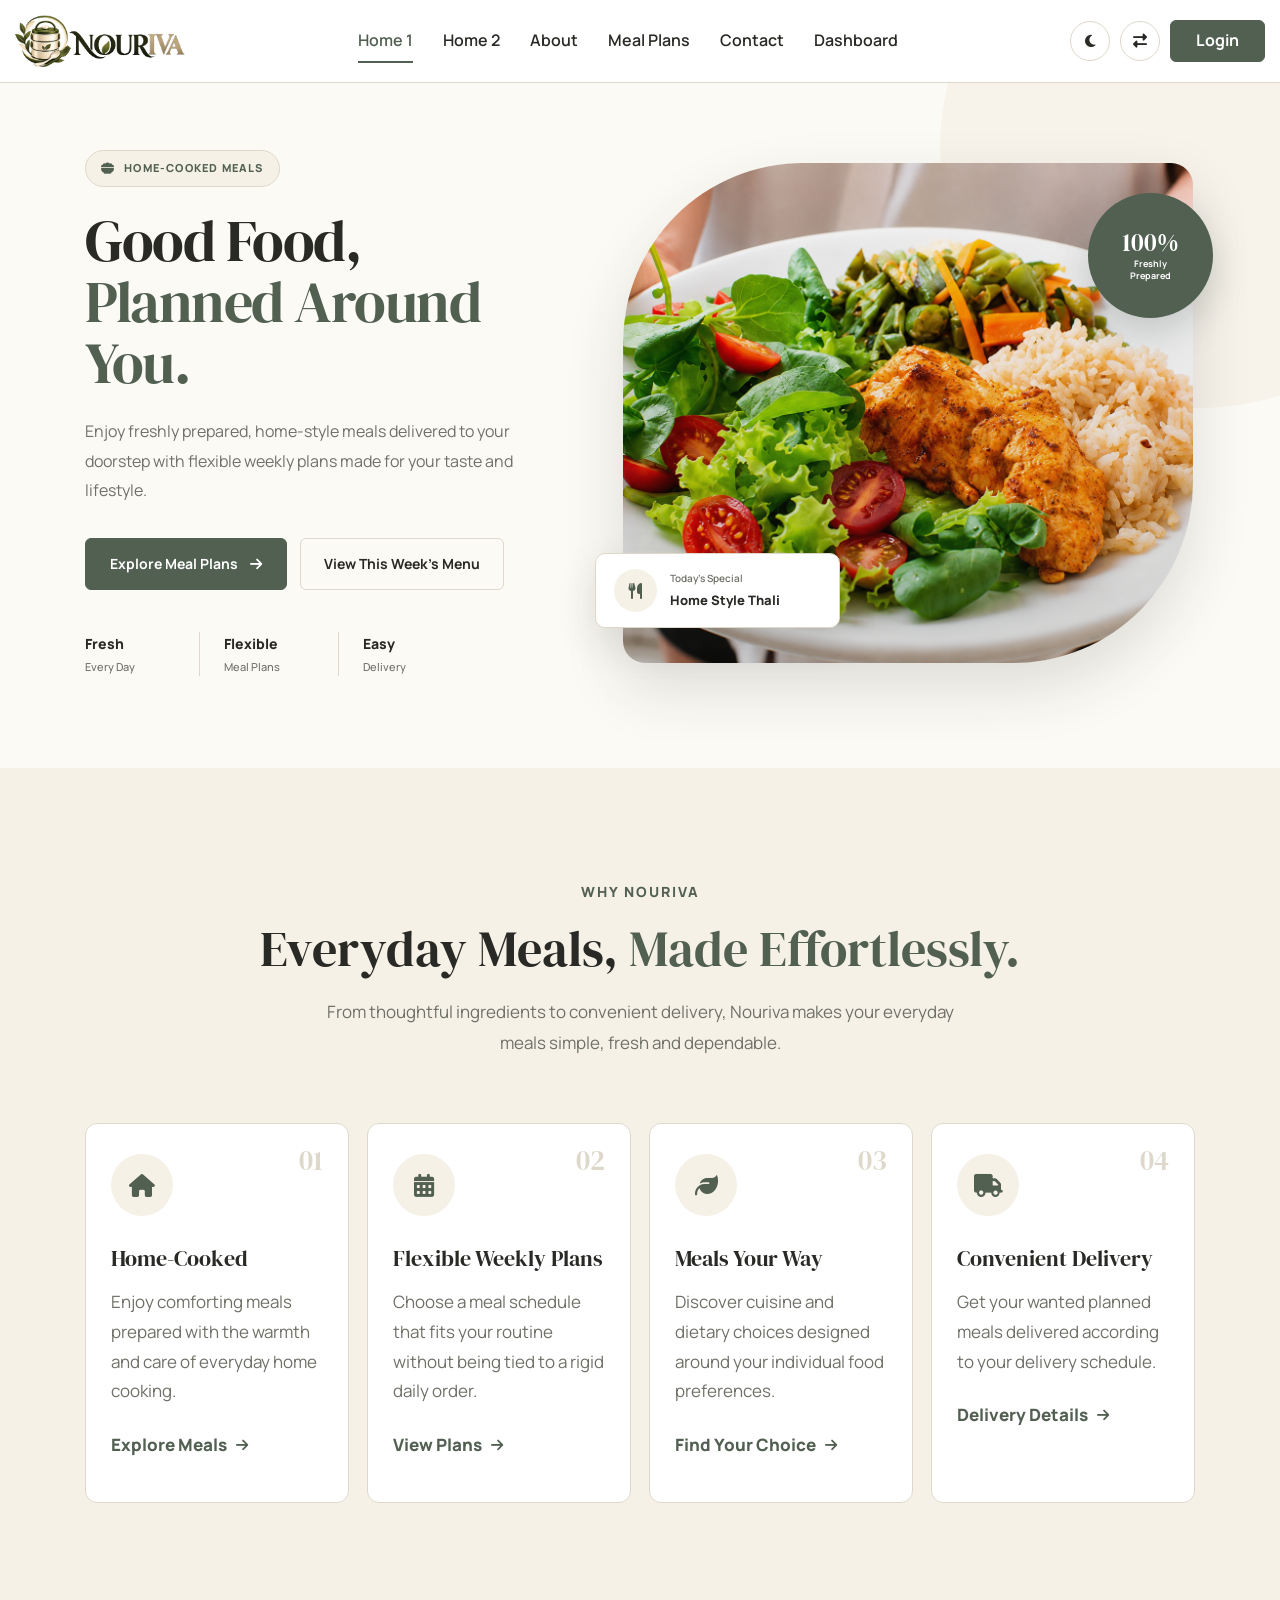
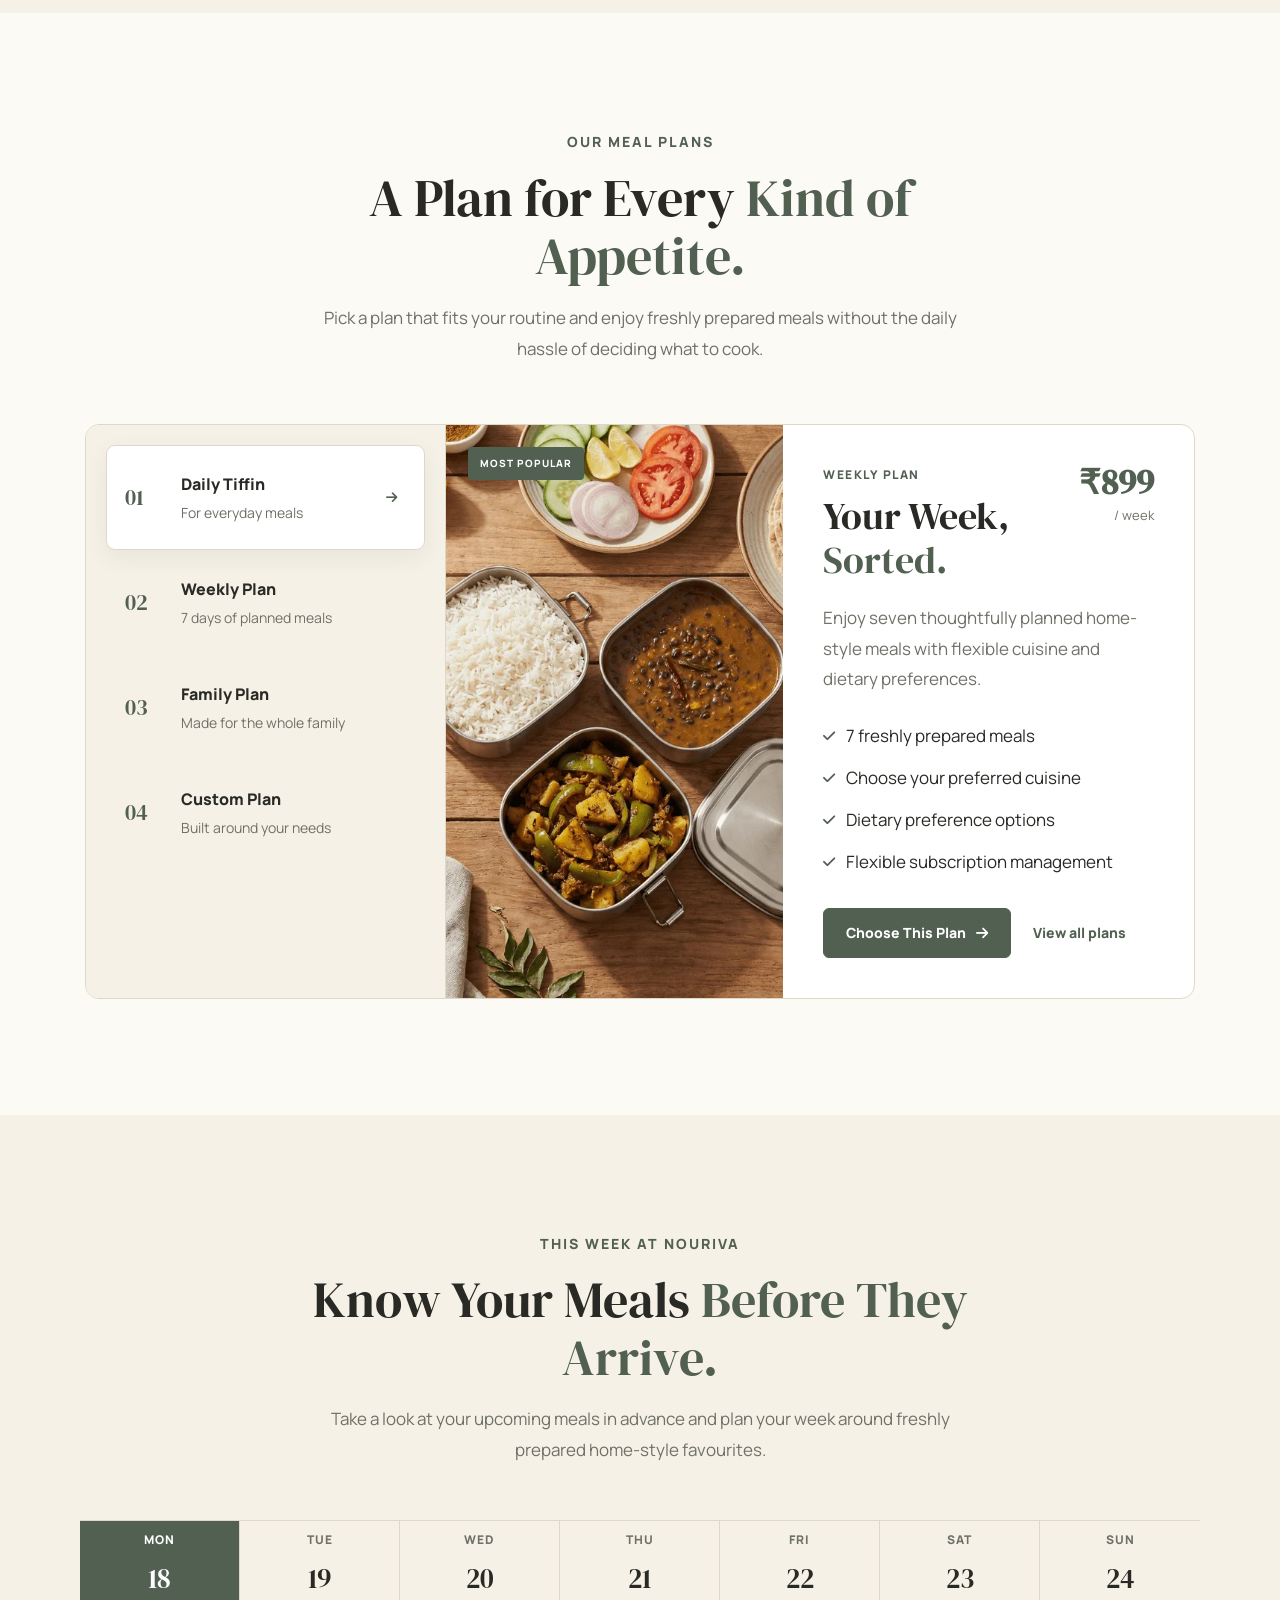
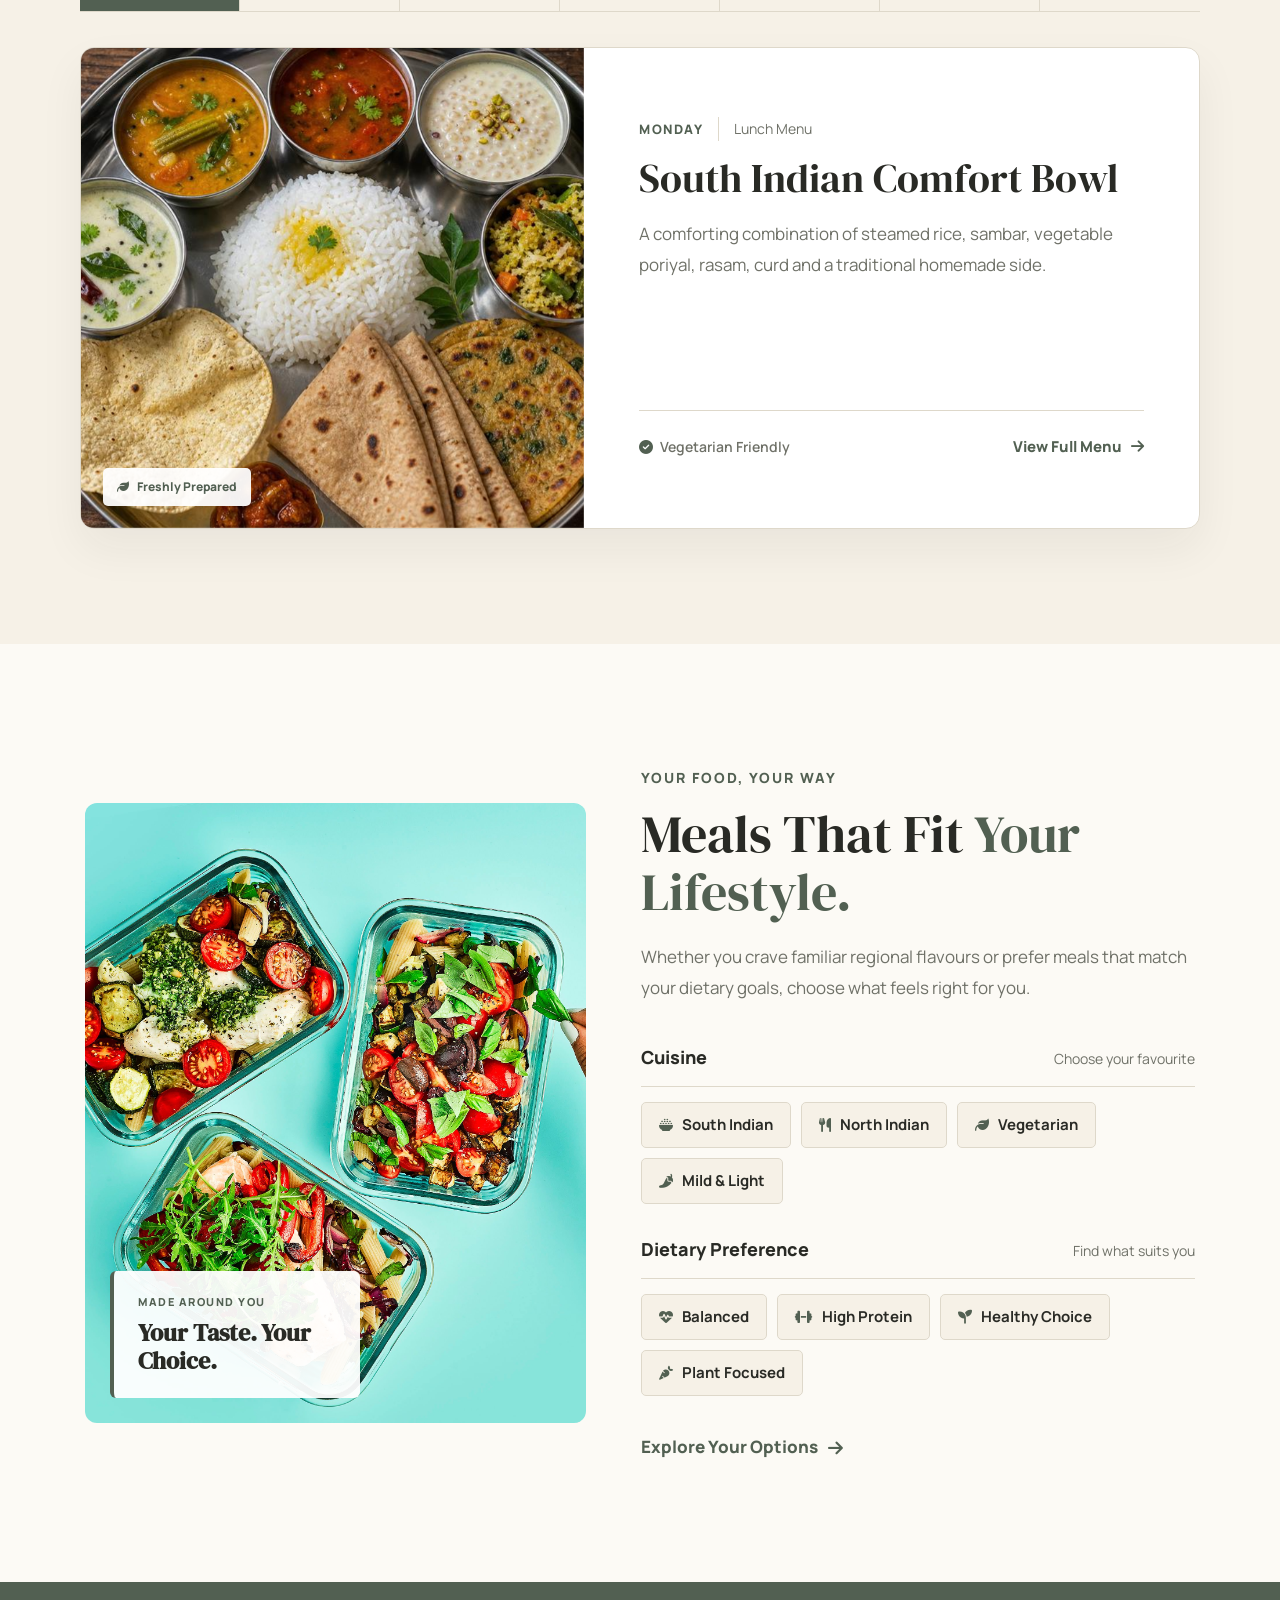
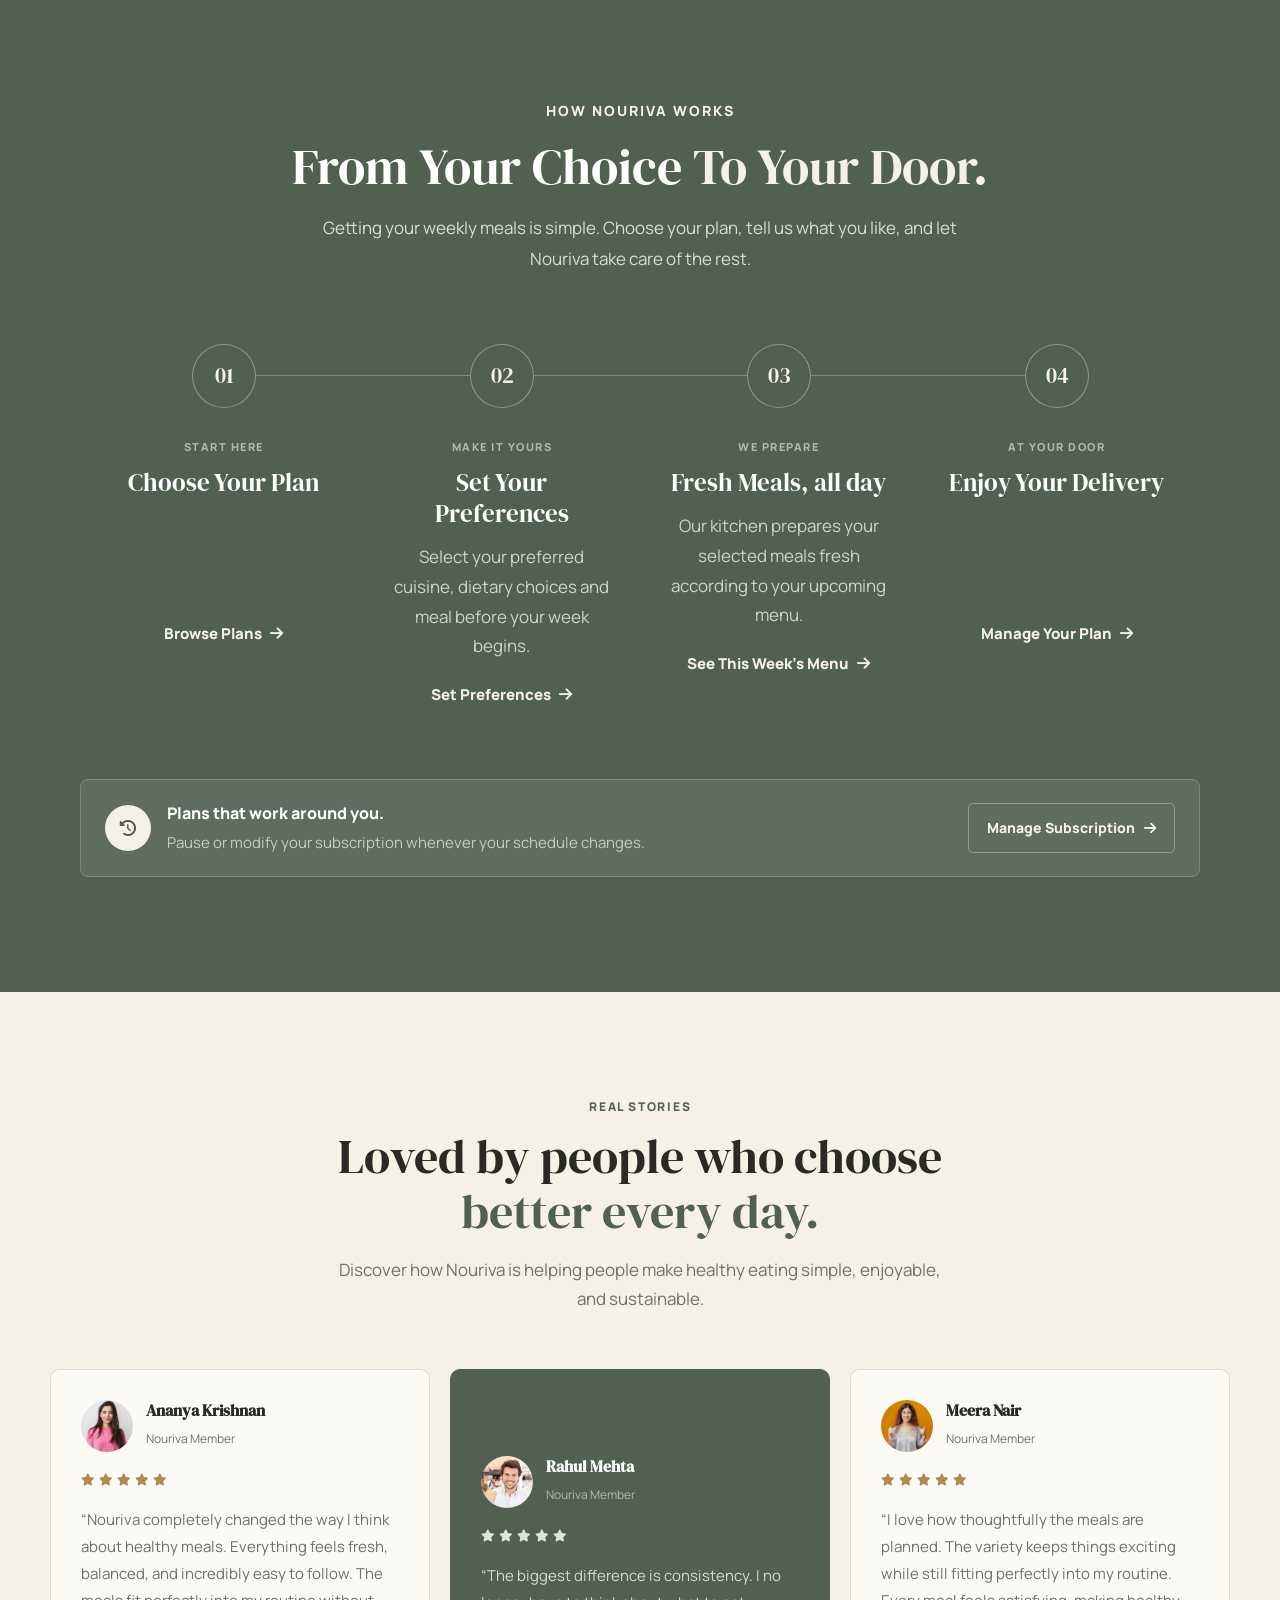
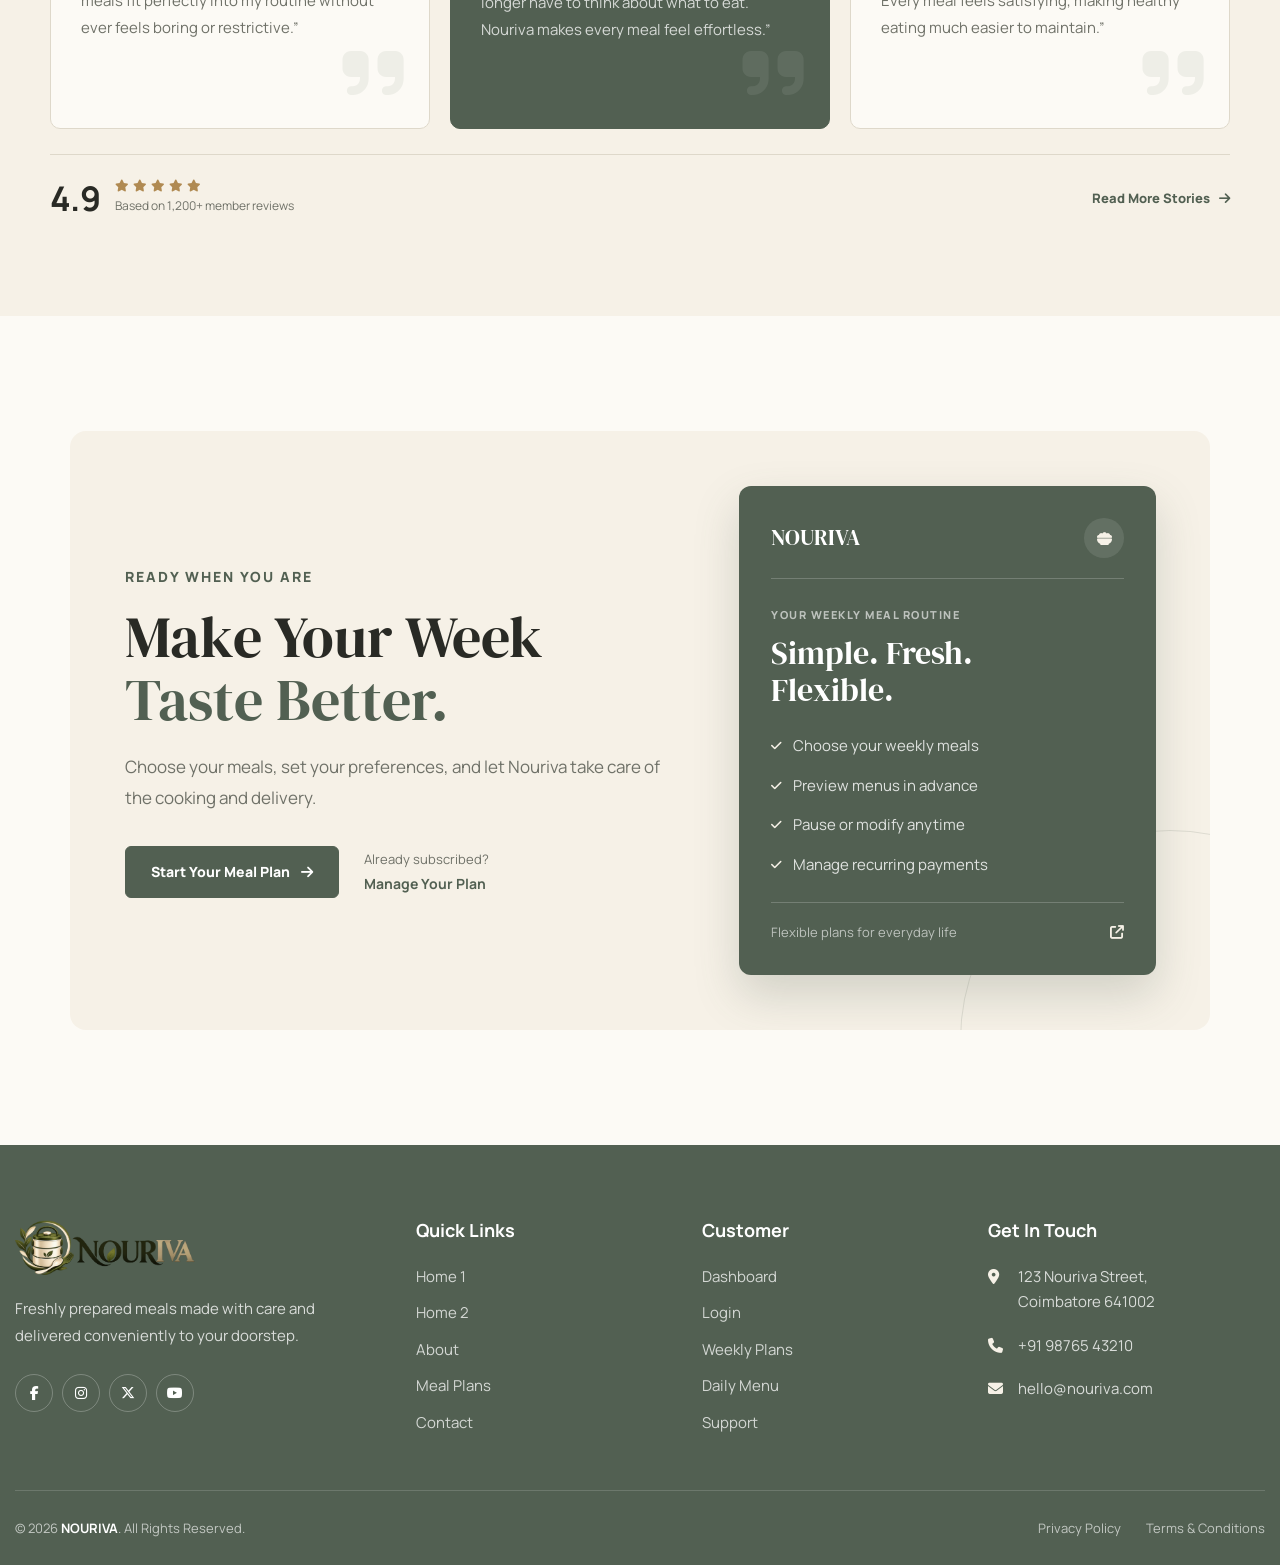
<file: index.html>
<!DOCTYPE html>
<html lang="en">

<head>
    <meta charset="UTF-8">

    <!-- Responsive -->
    <meta name="viewport" content="width=device-width, initial-scale=1.0">

    <!-- SEO -->
    <meta name="description" content="NOURIVA - Home-cooked tiffin and meal subscription service.">
    <meta name="keywords" content="tiffin, meal subscription, home cooked meals, food delivery">
    <meta name="author" content="NOURIVA">

    <!-- Page Title -->
    <title>NOURIVA</title>

    <!-- Favicon -->
    <link rel="icon" type="image/png" href="images/favicon.png">

    <!-- Google Fonts -->
    <link rel="preconnect" href="https://fonts.googleapis.com">
    <link rel="preconnect" href="https://fonts.gstatic.com" crossorigin>

    <!-- Heading: DM Serif Display | Body: Manrope -->
    <link
        href="https://fonts.googleapis.com/css2?family=DM+Serif+Display&family=Manrope:wght@400;500;600;700;800&display=swap"
        rel="stylesheet">

    <!-- Bootstrap -->
    <link href="https://cdn.jsdelivr.net/npm/bootstrap@5.3.3/dist/css/bootstrap.min.css" rel="stylesheet">

    <!-- Font Awesome -->
    <link rel="stylesheet" href="https://cdnjs.cloudflare.com/ajax/libs/font-awesome/6.7.2/css/all.min.css">

    <!-- Main CSS -->
    <link rel="stylesheet" href="css/style.css">

</head>

<body>

    <!-- =========================
     HEADER START
========================= -->
    <header class="site-header">
        <div class="container">
            <nav class="main-navbar">

                <!-- Logo -->
                <a href="index.html" class="brand-logo">
                    <img src="images/logo.png" alt="NOURIVA">
                </a>

                <!-- Navigation -->
                <div class="nav-wrapper" id="navWrapper">

                    <ul class="main-nav">
                        <li>
                            <a href="index.html" class="active">Home 1</a>
                        </li>

                        <li>
                            <a href="home-2.html">Home 2</a>
                        </li>

                        <li>
                            <a href="about.html">About</a>
                        </li>

                        <li>
                            <a href="meal-plans.html">Meal Plans</a>
                        </li>

                        <li>
                            <a href="contact.html">Contact</a>
                        </li>

                        <li>
                            <a href="dashboard.html">Dashboard</a>
                        </li>
                    </ul>

                    <!-- Header Actions -->
                    <div class="header-actions">

                        <!-- Dark Mode -->
                        <button class="header-icon-btn" id="darkModeToggle" type="button" aria-label="Toggle Dark Mode"
                            title="Dark Mode">
                            <i class="fa-solid fa-moon"></i>
                        </button>

                        <!-- RTL -->
                        <button class="header-icon-btn" id="rtlToggle" type="button" aria-label="Toggle RTL Mode"
                            title="RTL Mode">
                            <i class="fa-solid fa-right-left"></i>
                        </button>

                        <!-- Login -->
                        <a href="login.html" class="login-btn">
                            <span>Login</span>
                        </a>

                    </div>

                </div>

                <!-- Mobile Menu Toggle -->
                <button class="menu-toggle" id="menuToggle" type="button" aria-label="Toggle Navigation"
                    aria-expanded="false">

                    <span></span>
                    <span></span>
                    <span></span>

                </button>

            </nav>
        </div>
    </header>
    <!-- =========================
     HEADER END
========================= -->


    <!-- =========================
     NOURIVA HERO START
========================= -->
    <section class="nouriva-hero">

        <div class="nouriva-hero-inner">

            <!-- Left Content -->
            <div class="nouriva-hero-copy">

                <span class="nouriva-hero-label">
                    <i class="fa-solid fa-bowl-food"></i>
                    HOME-COOKED MEALS
                </span>

                <h1>
                    Good Food,
                    <span>Planned Around You.</span>
                </h1>

                <p>
                    Enjoy freshly prepared, home-style meals delivered to
                    your doorstep with flexible weekly plans made for your
                    taste and lifestyle.
                </p>

                <div class="nouriva-hero-buttons">

                    <a href="meal-plans.html" class="nouriva-primary-cta">
                        Explore Meal Plans
                        <i class="fa-solid fa-arrow-right"></i>
                    </a>

                    <a href="meal-plans.html" class="nouriva-secondary-cta">
                        View This Week's Menu
                    </a>

                </div>

                <div class="nouriva-hero-highlights">

                    <div class="nouriva-highlight-item">
                        <strong>Fresh</strong>
                        <span>Every Day</span>
                    </div>

                    <div class="nouriva-highlight-item">
                        <strong>Flexible</strong>
                        <span>Meal Plans</span>
                    </div>

                    <div class="nouriva-highlight-item">
                        <strong>Easy</strong>
                        <span>Delivery</span>
                    </div>

                </div>

            </div>


            <!-- Right Visual -->
            <div class="nouriva-hero-visual">

                <div class="nouriva-food-frame">

                    <img src="images/hero-1.jpg" alt="Fresh home-cooked meal">

                </div>

                <!-- Floating Meal Card -->
                <div class="nouriva-meal-float">

                    <div class="nouriva-float-icon">
                        <i class="fa-solid fa-utensils"></i>
                    </div>

                    <div>
                        <span>Today's Special</span>
                        <strong>Home Style Thali</strong>
                    </div>

                </div>


                <!-- Fresh Badge -->
                <div class="nouriva-fresh-badge">

                    <span class="nouriva-badge-number">100%</span>
                    <span>Freshly Prepared</span>

                </div>

            </div>

        </div>

    </section>
    <!-- =========================
     NOURIVA HERO END
========================= -->


    <!-- =========================================
     WHY NOURIVA SECTION START
========================================= -->
    <section class="nouriva-benefits">

        <div class="benefits-heading">

            <span class="benefits-eyebrow">
                WHY NOURIVA
            </span>

            <h2>
                Everyday Meals,
                <span>Made Effortlessly.</span>
            </h2>

            <p>
                From thoughtful ingredients to convenient delivery,
                Nouriva makes your everyday meals simple, fresh and
                dependable.
            </p>

        </div>


        <div class="benefits-grid">

            <!-- Benefit 01 -->
            <article class="benefit-tile">

                <div class="benefit-number">
                    01
                </div>

                <div class="benefit-icon">
                    <i class="fa-solid fa-house"></i>
                </div>

                <div class="benefit-content">

                    <h3>
                        Home-Cooked
                    </h3>

                    <p>
                        Enjoy comforting meals prepared with the warmth
                        and care of everyday home cooking.
                    </p>

                    <a href="meal-plans.html">
                        Explore Meals
                        <i class="fa-solid fa-arrow-right"></i>
                    </a>

                </div>

            </article>


            <!-- Benefit 02 -->
            <article class="benefit-tile">

                <div class="benefit-number">
                    02
                </div>

                <div class="benefit-icon">
                    <i class="fa-solid fa-calendar-days"></i>
                </div>

                <div class="benefit-content">

                    <h3>
                        Flexible Weekly Plans
                    </h3>

                    <p>
                        Choose a meal schedule that fits your routine
                        without being tied to a rigid daily order.
                    </p>

                    <a href="meal-plans.html">
                        View Plans
                        <i class="fa-solid fa-arrow-right"></i>
                    </a>

                </div>

            </article>


            <!-- Benefit 03 -->
            <article class="benefit-tile">

                <div class="benefit-number">
                    03
                </div>

                <div class="benefit-icon">
                    <i class="fa-solid fa-leaf"></i>
                </div>

                <div class="benefit-content">

                    <h3>
                        Meals Your Way
                    </h3>

                    <p>
                        Discover cuisine and dietary choices designed
                        around your individual food preferences.
                    </p>

                    <a href="meal-plans.html">
                        Find Your Choice
                        <i class="fa-solid fa-arrow-right"></i>
                    </a>

                </div>

            </article>


            <!-- Benefit 04 -->
            <article class="benefit-tile">

                <div class="benefit-number">
                    04
                </div>

                <div class="benefit-icon">
                    <i class="fa-solid fa-truck"></i>
                </div>

                <div class="benefit-content">

                    <h3>
                        Convenient Delivery
                    </h3>

                    <p>
                        Get your wanted planned meals delivered
                        according to your delivery schedule.
                    </p>

                    <a href="contact.html">
                        Delivery Details
                        <i class="fa-solid fa-arrow-right"></i>
                    </a>

                </div>

            </article>

        </div>

    </section>
    <!-- =========================================
     WHY NOURIVA SECTION END
========================================= -->

    <!-- =========================================
     MEAL PLANS SECTION START
========================================= -->
    <section class="nouriva-plans">

        <div class="plans-shell">

            <!-- Section Intro -->
            <div class="plans-intro">

                <span class="plans-kicker">
                    OUR MEAL PLANS
                </span>

                <h2>
                    A Plan for Every
                    <span>Kind of Appetite.</span>
                </h2>

                <p>
                    Pick a plan that fits your routine and enjoy freshly
                    prepared meals without the daily hassle of deciding
                    what to cook.
                </p>

            </div>


            <!-- Plans Layout -->
            <div class="plans-layout">

                <!-- Plan Navigation -->
                <div class="plans-menu">

                    <button class="plan-choice active">
                        <span class="plan-choice-number">01</span>

                        <span class="plan-choice-text">
                            <strong>Daily Tiffin</strong>
                            <small>For everyday meals</small>
                        </span>

                        <i class="fa-solid fa-arrow-right"></i>
                    </button>


                    <button class="plan-choice">
                        <span class="plan-choice-number">02</span>

                        <span class="plan-choice-text">
                            <strong>Weekly Plan</strong>
                            <small>7 days of planned meals</small>
                        </span>

                        <i class="fa-solid fa-arrow-right"></i>
                    </button>


                    <button class="plan-choice">
                        <span class="plan-choice-number">03</span>

                        <span class="plan-choice-text">
                            <strong>Family Plan</strong>
                            <small>Made for the whole family</small>
                        </span>

                        <i class="fa-solid fa-arrow-right"></i>
                    </button>


                    <button class="plan-choice">
                        <span class="plan-choice-number">04</span>

                        <span class="plan-choice-text">
                            <strong>Custom Plan</strong>
                            <small>Built around your needs</small>
                        </span>

                        <i class="fa-solid fa-arrow-right"></i>
                    </button>

                </div>


                <!-- Featured Plan -->
                <div class="featured-plan">

                    <div class="featured-plan-image">

                        <img src="images/meal-plan-1.jpg" alt="Nouriva weekly meal plan">

                        <span class="featured-plan-tag">
                            MOST POPULAR
                        </span>

                    </div>


                    <div class="featured-plan-content">

                        <div class="featured-plan-top">

                            <div>
                                <span class="featured-plan-label">
                                    WEEKLY PLAN
                                </span>

                                <h3>
                                    Your Week,
                                    <span>Sorted.</span>
                                </h3>
                            </div>

                            <div class="featured-price">
                                <strong>₹899</strong>
                                <span>/ week</span>
                            </div>

                        </div>


                        <p>
                            Enjoy seven thoughtfully planned home-style
                            meals with flexible cuisine and dietary
                            preferences.
                        </p>


                        <ul class="plan-includes">

                            <li>
                                <i class="fa-solid fa-check"></i>
                                7 freshly prepared meals
                            </li>

                            <li>
                                <i class="fa-solid fa-check"></i>
                                Choose your preferred cuisine
                            </li>

                            <li>
                                <i class="fa-solid fa-check"></i>
                                Dietary preference options
                            </li>

                            <li>
                                <i class="fa-solid fa-check"></i>
                                Flexible subscription management
                            </li>

                        </ul>


                        <div class="featured-plan-footer">

                            <a href="meal-plans.html" class="plan-action">
                                Choose This Plan
                                <i class="fa-solid fa-arrow-right"></i>
                            </a>

                            <a href="meal-plans.html" class="plan-view-link">
                                View all plans
                            </a>

                        </div>

                    </div>

                </div>

            </div>

        </div>

    </section>
    <!-- =========================================
     MEAL PLANS SECTION END
========================================= -->


    <!-- =========================================
     WEEKLY MENU SECTION START
========================================= -->
    <section class="nouriva-menu-showcase">

        <div class="menu-showcase-head">

            <span class="menu-showcase-label">
                THIS WEEK AT NOURIVA
            </span>

            <h2>
                Know Your Meals
                <span>Before They Arrive.</span>
            </h2>

            <p>
                Take a look at your upcoming meals in advance and plan
                your week around freshly prepared home-style favourites.
            </p>

        </div>


        <!-- Day Navigation -->
        <div class="weekly-day-bar">

            <button class="menu-day active" data-day="monday">
                <span>MON</span>
                <strong>18</strong>
            </button>

            <button class="menu-day" data-day="tuesday">
                <span>TUE</span>
                <strong>19</strong>
            </button>

            <button class="menu-day" data-day="wednesday">
                <span>WED</span>
                <strong>20</strong>
            </button>

            <button class="menu-day" data-day="thursday">
                <span>THU</span>
                <strong>21</strong>
            </button>

            <button class="menu-day" data-day="friday">
                <span>FRI</span>
                <strong>22</strong>
            </button>

            <button class="menu-day" data-day="saturday">
                <span>SAT</span>
                <strong>23</strong>
            </button>

            <button class="menu-day" data-day="sunday">
                <span>SUN</span>
                <strong>24</strong>
            </button>

        </div>


        <!-- Featured Menu -->
        <div class="menu-feature-card">

            <!-- Image -->
            <div class="menu-feature-visual">

                <img id="weeklyMenuImage" src="images/menu-monday.jpg" alt="Monday Nouriva meal">

                <div class="menu-image-note">
                    <i class="fa-solid fa-leaf"></i>
                    Freshly Prepared
                </div>

            </div>


            <!-- Content -->
            <div class="menu-feature-details">

                <div class="menu-day-heading">

                    <span id="weeklyMenuDay">
                        MONDAY
                    </span>

                    <small>
                        Lunch Menu
                    </small>

                </div>

                <h3 id="weeklyMenuTitle">
                    South Indian Comfort Bowl
                </h3>

                <p id="weeklyMenuDescription">
                    A comforting combination of steamed rice, sambar,
                    vegetable poriyal, rasam, curd and a traditional
                    homemade side.
                </p>


                <div class="menu-items">

                    <div class="menu-item">
                        <i class="fa-solid fa-bowl-rice"></i>
                        <span>Steamed Rice</span>
                    </div>

                    <div class="menu-item">
                        <i class="fa-solid fa-bowl-food"></i>
                        <span>Vegetable Sambar</span>
                    </div>

                    <div class="menu-item">
                        <i class="fa-solid fa-leaf"></i>
                        <span>Fresh Poriyal</span>
                    </div>

                    <div class="menu-item">
                        <i class="fa-solid fa-spoon"></i>
                        <span>Curd & Side</span>
                    </div>

                </div>


                <div class="menu-feature-footer">

                    <span class="menu-preference">
                        <i class="fa-solid fa-circle-check"></i>
                        Vegetarian Friendly
                    </span>

                    <a href="meal-plans.html" class="menu-view-button">
                        View Full Menu
                        <i class="fa-solid fa-arrow-right"></i>
                    </a>

                </div>

            </div>

        </div>

    </section>
    <!-- =========================================
     WEEKLY MENU SECTION END
========================================= -->

    <!-- =========================================
     FOOD PREFERENCES SECTION START
========================================= -->
    <section class="nouriva-preferences">

        <div class="preference-wrap">

            <!-- Visual Side -->
            <div class="preference-visual">

                <img src="images/preferences-food.jpg" alt="Nouriva healthy meal selection">

                <div class="preference-image-label">

                    <span>
                        MADE AROUND YOU
                    </span>

                    <strong>
                        Your Taste.
                        Your Choice.
                    </strong>

                </div>

            </div>


            <!-- Content Side -->
            <div class="preference-content">

                <span class="preference-overline">
                    YOUR FOOD, YOUR WAY
                </span>

                <h2>
                    Meals That Fit
                    <span>Your Lifestyle.</span>
                </h2>

                <p class="preference-intro">
                    Whether you crave familiar regional flavours or
                    prefer meals that match your dietary goals, choose
                    what feels right for you.
                </p>


                <!-- Cuisine -->
                <div class="preference-group">

                    <div class="preference-group-title">
                        <span>Cuisine</span>

                        <small>
                            Choose your favourite
                        </small>
                    </div>

                    <div class="preference-options">

                        <a href="meal-plans.html" class="preference-pill">
                            <i class="fa-solid fa-bowl-rice"></i>
                            South Indian
                        </a>

                        <a href="meal-plans.html" class="preference-pill">
                            <i class="fa-solid fa-utensils"></i>
                            North Indian
                        </a>

                        <a href="meal-plans.html" class="preference-pill">
                            <i class="fa-solid fa-leaf"></i>
                            Vegetarian
                        </a>

                        <a href="meal-plans.html" class="preference-pill">
                            <i class="fa-solid fa-pepper-hot"></i>
                            Mild & Light
                        </a>

                    </div>

                </div>


                <!-- Dietary Preferences -->
                <div class="preference-group">

                    <div class="preference-group-title">
                        <span>Dietary Preference</span>

                        <small>
                            Find what suits you
                        </small>
                    </div>

                    <div class="preference-options">

                        <a href="meal-plans.html" class="preference-pill">
                            <i class="fa-solid fa-heart-pulse"></i>
                            Balanced
                        </a>

                        <a href="meal-plans.html" class="preference-pill">
                            <i class="fa-solid fa-dumbbell"></i>
                            High Protein
                        </a>

                        <a href="meal-plans.html" class="preference-pill">
                            <i class="fa-solid fa-seedling"></i>
                            Healthy Choice
                        </a>

                        <a href="meal-plans.html" class="preference-pill">
                            <i class="fa-solid fa-carrot"></i>
                            Plant Focused
                        </a>

                    </div>

                </div>


                <a href="meal-plans.html" class="preference-cta">
                    Explore Your Options
                    <i class="fa-solid fa-arrow-right"></i>
                </a>

            </div>

        </div>

    </section>
    <!-- =========================================
     FOOD PREFERENCES SECTION END
========================================= -->

    <!-- =========================================
     HOW IT WORKS SECTION START
========================================= -->
    <section class="nouriva-process">

        <div class="process-heading">

            <span class="process-label">
                HOW NOURIVA WORKS
            </span>

            <h2>
                From Your Choice
                <span>To Your Door.</span>
            </h2>

            <p>
                Getting your weekly meals is simple. Choose your plan,
                tell us what you like, and let Nouriva take care of the rest.
            </p>

        </div>


        <div class="process-track">

            <!-- Step 01 -->
            <div class="process-step">

                <div class="process-marker">
                    <span>01</span>
                </div>

                <div class="process-step-content">

                    <span class="process-step-label">
                        START HERE
                    </span>

                    <h3>
                        Choose Your Plan
                    </h3>

                    <p>
                        Pick a daily, weekly, family or custom meal plan
                        that works best for your routine.
                    </p>

                    <a href="meal-plans.html">
                        Browse Plans
                        <i class="fa-solid fa-arrow-right"></i>
                    </a>

                </div>

            </div>


            <!-- Step 02 -->
            <div class="process-step">

                <div class="process-marker">
                    <span>02</span>
                </div>

                <div class="process-step-content">

                    <span class="process-step-label">
                        MAKE IT YOURS
                    </span>

                    <h3>
                        Set Your Preferences
                    </h3>

                    <p>
                        Select your preferred cuisine, dietary choices
                        and meal before your week begins.
                    </p>

                    <a href="dashboard.html">
                        Set Preferences
                        <i class="fa-solid fa-arrow-right"></i>
                    </a>

                </div>

            </div>


            <!-- Step 03 -->
            <div class="process-step">

                <div class="process-marker">
                    <span>03</span>
                </div>

                <div class="process-step-content">

                    <span class="process-step-label">
                        WE PREPARE
                    </span>

                    <h3>
                        Fresh Meals, all day
                    </h3>

                    <p>
                        Our kitchen prepares your selected meals fresh
                        according to your upcoming menu.
                    </p>

                    <a href="meal-plans.html">
                        See This Week's Menu
                        <i class="fa-solid fa-arrow-right"></i>
                    </a>

                </div>

            </div>


            <!-- Step 04 -->
            <div class="process-step">

                <div class="process-marker">
                    <span>04</span>
                </div>

                <div class="process-step-content">

                    <span class="process-step-label">
                        AT YOUR DOOR
                    </span>

                    <h3>
                        Enjoy Your Delivery
                    </h3>

                    <p>
                        Your freshly prepared meals arrive according to
                        your selected delivery schedule.
                    </p>

                    <a href="dashboard.html">
                        Manage Your Plan
                        <i class="fa-solid fa-arrow-right"></i>
                    </a>

                </div>

            </div>

        </div>


        <!-- Bottom Highlight -->
        <div class="process-note">

            <div class="process-note-icon">
                <i class="fa-solid fa-clock-rotate-left"></i>
            </div>

            <div class="process-note-text">
                <strong>Plans that work around you.</strong>

                <span>
                    Pause or modify your subscription whenever your schedule changes.
                </span>
            </div>

            <a href="dashboard.html" class="process-note-action">
                Manage Subscription
                <i class="fa-solid fa-arrow-right"></i>
            </a>

        </div>

    </section>
    <!-- =========================================
     HOW IT WORKS SECTION END
========================================= -->


    <!-- =====================================================
     TESTIMONIALS SECTION
===================================================== -->

    <section class="nouriva-testimonials-section">

        <div class="nouriva-testimonials-container">

            <!-- Section Heading -->

            <div class="nouriva-testimonials-heading">

                <span class="nouriva-section-eyebrow">
                    REAL STORIES
                </span>

                <h2>
                    Loved by people who choose
                    <span>better every day.</span>
                </h2>

                <p>
                    Discover how Nouriva is helping people make
                    healthy eating simple, enjoyable, and sustainable.
                </p>

            </div>


            <!-- Testimonials -->

            <div class="nouriva-testimonials-grid">


                <!-- Testimonial 01 -->

                <article class="nouriva-testimonial-card">

                    <div class="nouriva-testimonial-top">

                        <div class="nouriva-testimonial-avatar">

                            <img src="images/testimonial-1.jpg" alt="Ananya">

                        </div>

                        <div>

                            <h3>
                                Ananya Krishnan
                            </h3>

                            <span>
                                Nouriva Member
                            </span>

                        </div>

                    </div>


                    <div class="nouriva-testimonial-stars">

                        <i class="fa-solid fa-star"></i>
                        <i class="fa-solid fa-star"></i>
                        <i class="fa-solid fa-star"></i>
                        <i class="fa-solid fa-star"></i>
                        <i class="fa-solid fa-star"></i>

                    </div>


                    <p class="nouriva-testimonial-text">
                        “Nouriva completely changed the way I think
                        about healthy meals. Everything feels fresh,
                        balanced, and incredibly easy to follow.
                        The meals fit perfectly into my routine
                        without ever feels boring or restrictive.”
                    </p>


                    <div class="nouriva-testimonial-quote">
                        <i class="fa-solid fa-quote-right"></i>
                    </div>

                </article>



                <!-- Testimonial 02 - Featured -->

                <article class="nouriva-testimonial-card featured">

                    <div class="nouriva-testimonial-featured-label">
                        <i class="fa-solid fa-heart"></i>
                        Favourite Experience
                    </div>


                    <div class="nouriva-testimonial-top">

                        <div class="nouriva-testimonial-avatar">

                            <img src="images/testimonial-2.jpg" alt="Rahul">

                        </div>

                        <div>

                            <h3>
                                Rahul Mehta
                            </h3>

                            <span>
                                Nouriva Member
                            </span>

                        </div>

                    </div>


                    <div class="nouriva-testimonial-stars">

                        <i class="fa-solid fa-star"></i>
                        <i class="fa-solid fa-star"></i>
                        <i class="fa-solid fa-star"></i>
                        <i class="fa-solid fa-star"></i>
                        <i class="fa-solid fa-star"></i>

                    </div>


                    <p class="nouriva-testimonial-text">
                        “The biggest difference is consistency.
                        I no longer have to think about what to eat.
                        Nouriva makes every meal feel effortless.”
                    </p>


                    <div class="nouriva-testimonial-quote">
                        <i class="fa-solid fa-quote-right"></i>
                    </div>

                </article>



                <!-- Testimonial 03 -->

                <article class="nouriva-testimonial-card">

                    <div class="nouriva-testimonial-top">

                        <div class="nouriva-testimonial-avatar">

                            <img src="images/testimonial-3.jpg" alt="Meera">

                        </div>

                        <div>

                            <h3>
                                Meera Nair
                            </h3>

                            <span>
                                Nouriva Member
                            </span>

                        </div>

                    </div>


                    <div class="nouriva-testimonial-stars">

                        <i class="fa-solid fa-star"></i>
                        <i class="fa-solid fa-star"></i>
                        <i class="fa-solid fa-star"></i>
                        <i class="fa-solid fa-star"></i>
                        <i class="fa-solid fa-star"></i>

                    </div>


                    <p class="nouriva-testimonial-text">
                        “I love how thoughtfully the meals are planned.
                        The variety keeps things exciting while still
                        fitting perfectly into my routine.
                        Every meal feels satisfying,
                        making healthy eating much easier to maintain.”
                    </p>


                    <div class="nouriva-testimonial-quote">
                        <i class="fa-solid fa-quote-right"></i>
                    </div>

                </article>


            </div>


            <!-- Bottom Trust -->

            <div class="nouriva-testimonials-bottom">

                <div class="nouriva-testimonials-rating">

                    <strong>
                        4.9
                    </strong>

                    <div>

                        <div class="nouriva-testimonial-stars">

                            <i class="fa-solid fa-star"></i>
                            <i class="fa-solid fa-star"></i>
                            <i class="fa-solid fa-star"></i>
                            <i class="fa-solid fa-star"></i>
                            <i class="fa-solid fa-star"></i>

                        </div>

                        <span>
                            Based on 1,200+ member reviews
                        </span>

                    </div>

                </div>


                <a href="#" class="nouriva-testimonials-button">

                    Read More Stories

                    <i class="fa-solid fa-arrow-right"></i>

                </a>

            </div>

        </div>

    </section>


    <!-- =========================================
     FINAL CTA SECTION START
========================================= -->
    <section class="nouriva-subscribe-cta">

        <div class="subscribe-cta-inner">

            <!-- Main CTA Content -->
            <div class="subscribe-cta-copy">

                <span class="subscribe-cta-label">
                    READY WHEN YOU ARE
                </span>

                <h2>
                    Make Your Week
                    <span>Taste Better.</span>
                </h2>

                <p>
                    Choose your meals, set your preferences, and let
                    Nouriva take care of the cooking and delivery.
                </p>

                <div class="subscribe-cta-actions">

                    <a href="meal-plans.html" class="subscribe-main-button">
                        Start Your Meal Plan
                        <i class="fa-solid fa-arrow-right"></i>
                    </a>

                    <a href="dashboard.html" class="subscribe-dashboard-link">
                        Already subscribed?
                        <strong>Manage Your Plan</strong>
                    </a>

                </div>

            </div>


            <!-- CTA Information Card -->
            <div class="subscribe-cta-card">

                <div class="subscribe-card-top">

                    <span>
                        NOURIVA
                    </span>

                    <i class="fa-solid fa-bowl-food"></i>

                </div>


                <div class="subscribe-card-heading">

                    <small>
                        YOUR WEEKLY MEAL ROUTINE
                    </small>

                    <strong>
                        Simple.
                        Fresh.
                        Flexible.
                    </strong>

                </div>


                <div class="subscribe-card-points">

                    <div>
                        <i class="fa-solid fa-check"></i>
                        <span>Choose your weekly meals</span>
                    </div>

                    <div>
                        <i class="fa-solid fa-check"></i>
                        <span>Preview menus in advance</span>
                    </div>

                    <div>
                        <i class="fa-solid fa-check"></i>
                        <span>Pause or modify anytime</span>
                    </div>

                    <div>
                        <i class="fa-solid fa-check"></i>
                        <span>Manage recurring payments</span>
                    </div>

                </div>


                <div class="subscribe-card-footer">

                    <span>
                        Flexible plans for everyday life
                    </span>

                    <i class="fa-solid fa-arrow-up-right-from-square"></i>

                </div>

            </div>

        </div>

    </section>
    <!-- =========================================
     FINAL CTA SECTION END
========================================= -->

    <!-- =========================
     FOOTER START
========================= -->
    <footer class="site-footer">

        <div class="container">

            <div class="footer-top">

                <!-- Brand -->
                <div class="footer-brand">

                    <a href="index.html" class="footer-logo">
                        <img src="images/logo.png" alt="NOURIVA">
                    </a>

                    <p>
                        Freshly prepared meals made with care and delivered
                        conveniently to your doorstep.
                    </p>

                    <div class="footer-social">

                        <a href="#" aria-label="Facebook">
                            <i class="fa-brands fa-facebook-f"></i>
                        </a>

                        <a href="#" aria-label="Instagram">
                            <i class="fa-brands fa-instagram"></i>
                        </a>

                        <a href="#" aria-label="Twitter">
                            <i class="fa-brands fa-x-twitter"></i>
                        </a>

                        <a href="#" aria-label="YouTube">
                            <i class="fa-brands fa-youtube"></i>
                        </a>

                    </div>

                </div>


                <!-- Quick Links -->
                <div class="footer-column">

                    <h4>Quick Links</h4>

                    <ul>
                        <li>
                            <a href="home-1.html">Home 1</a>
                        </li>

                        <li>
                            <a href="home-2.html">Home 2</a>
                        </li>

                        <li>
                            <a href="about.html">About</a>
                        </li>

                        <li>
                            <a href="meal-plans.html">Meal Plans</a>
                        </li>

                        <li>
                            <a href="contact.html">Contact</a>
                        </li>
                    </ul>

                </div>


                <!-- Customer -->
                <div class="footer-column">

                    <h4>Customer</h4>

                    <ul>
                        <li>
                            <a href="dashboard.html">Dashboard</a>
                        </li>

                        <li>
                            <a href="login.html">Login</a>
                        </li>

                        <li>
                            <a href="meal-plans.html">Weekly Plans</a>
                        </li>

                        <li>
                            <a href="meal-plans.html">Daily Menu</a>
                        </li>

                        <li>
                            <a href="contact.html">Support</a>
                        </li>
                    </ul>

                </div>


                <!-- Contact -->
                <div class="footer-column footer-contact">

                    <h4>Get In Touch</h4>

                    <ul>

                        <li>
                            <i class="fa-solid fa-location-dot"></i>

                            <span>
                                123 Nouriva Street,<br>
                                Coimbatore 641002
                            </span>
                        </li>

                        <li>
                            <i class="fa-solid fa-phone"></i>

                            <a href="tel:+919876543210">
                                +91 98765 43210
                            </a>
                        </li>

                        <li>
                            <i class="fa-solid fa-envelope"></i>

                            <a href="mailto:hello@nouriva.com">
                                hello@nouriva.com
                            </a>
                        </li>

                    </ul>

                </div>

            </div>


            <!-- Footer Bottom -->
            <div class="footer-bottom">

                <p>
                    © 2026 <strong>NOURIVA</strong>. All Rights Reserved.
                </p>

                <div class="footer-bottom-links">
                    <a href="#">Privacy Policy</a>
                    <a href="#">Terms & Conditions</a>
                </div>

            </div>

        </div>

    </footer>
    <!-- =========================
     FOOTER END
========================= -->


    <!-- Bootstrap JS -->
    <script src="https://cdn.jsdelivr.net/npm/bootstrap@5.3.3/dist/js/bootstrap.bundle.min.js"></script>

    <script src="js/animations.js"></script>
    <!-- Main JS -->
    <script src="js/main.js"></script>

</body>

</html>
</file>
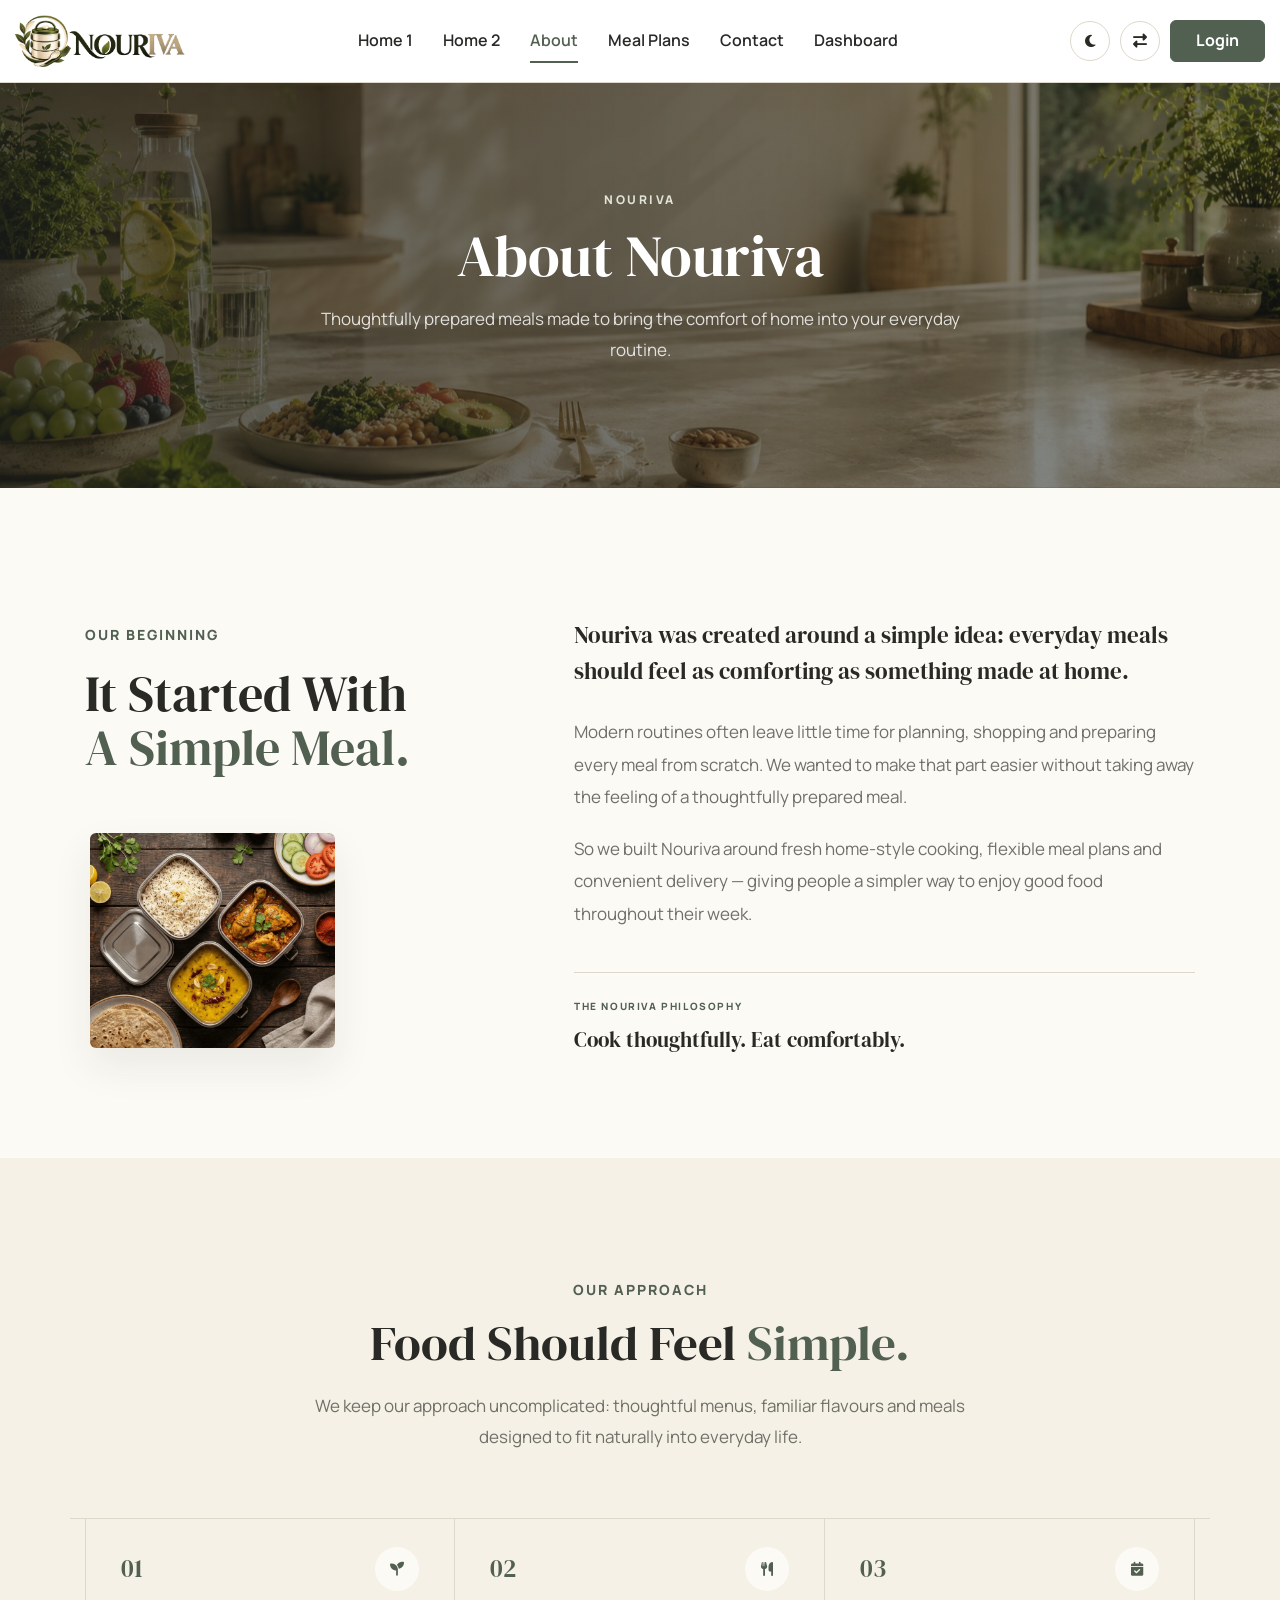
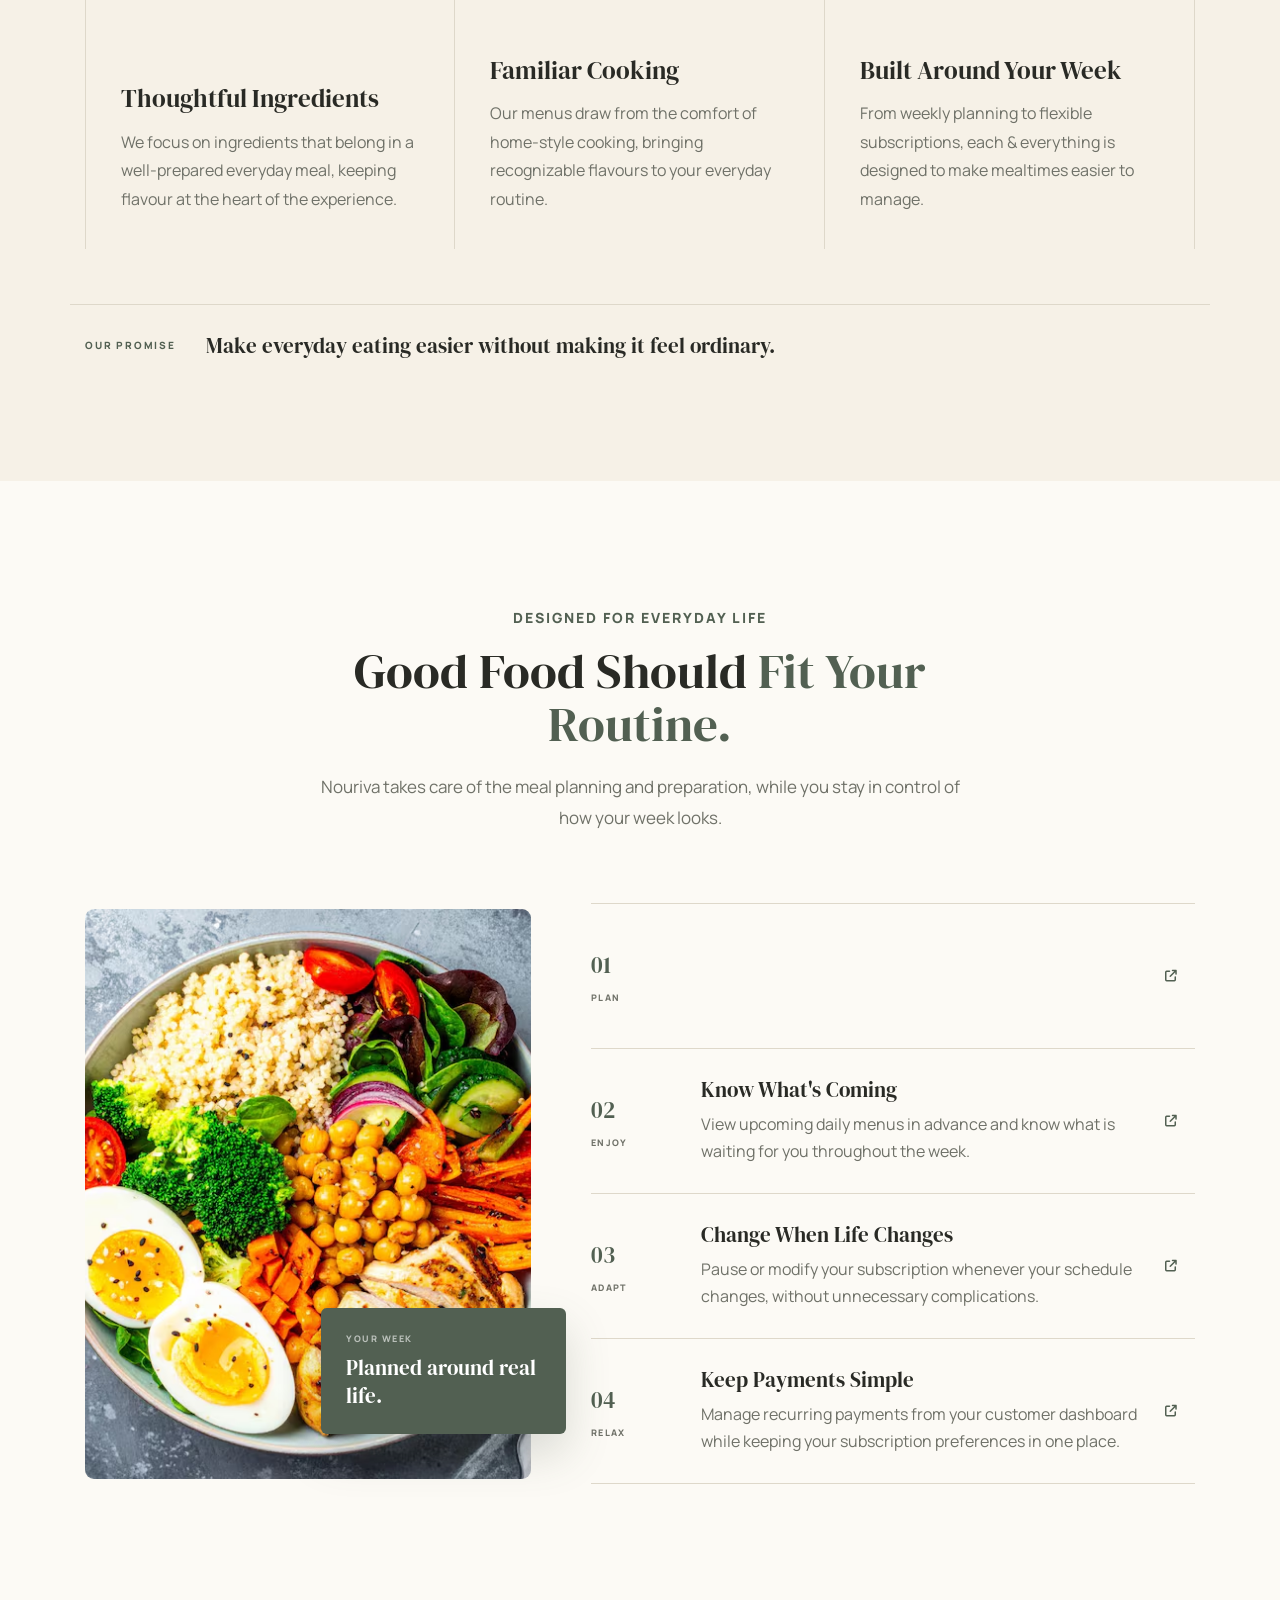
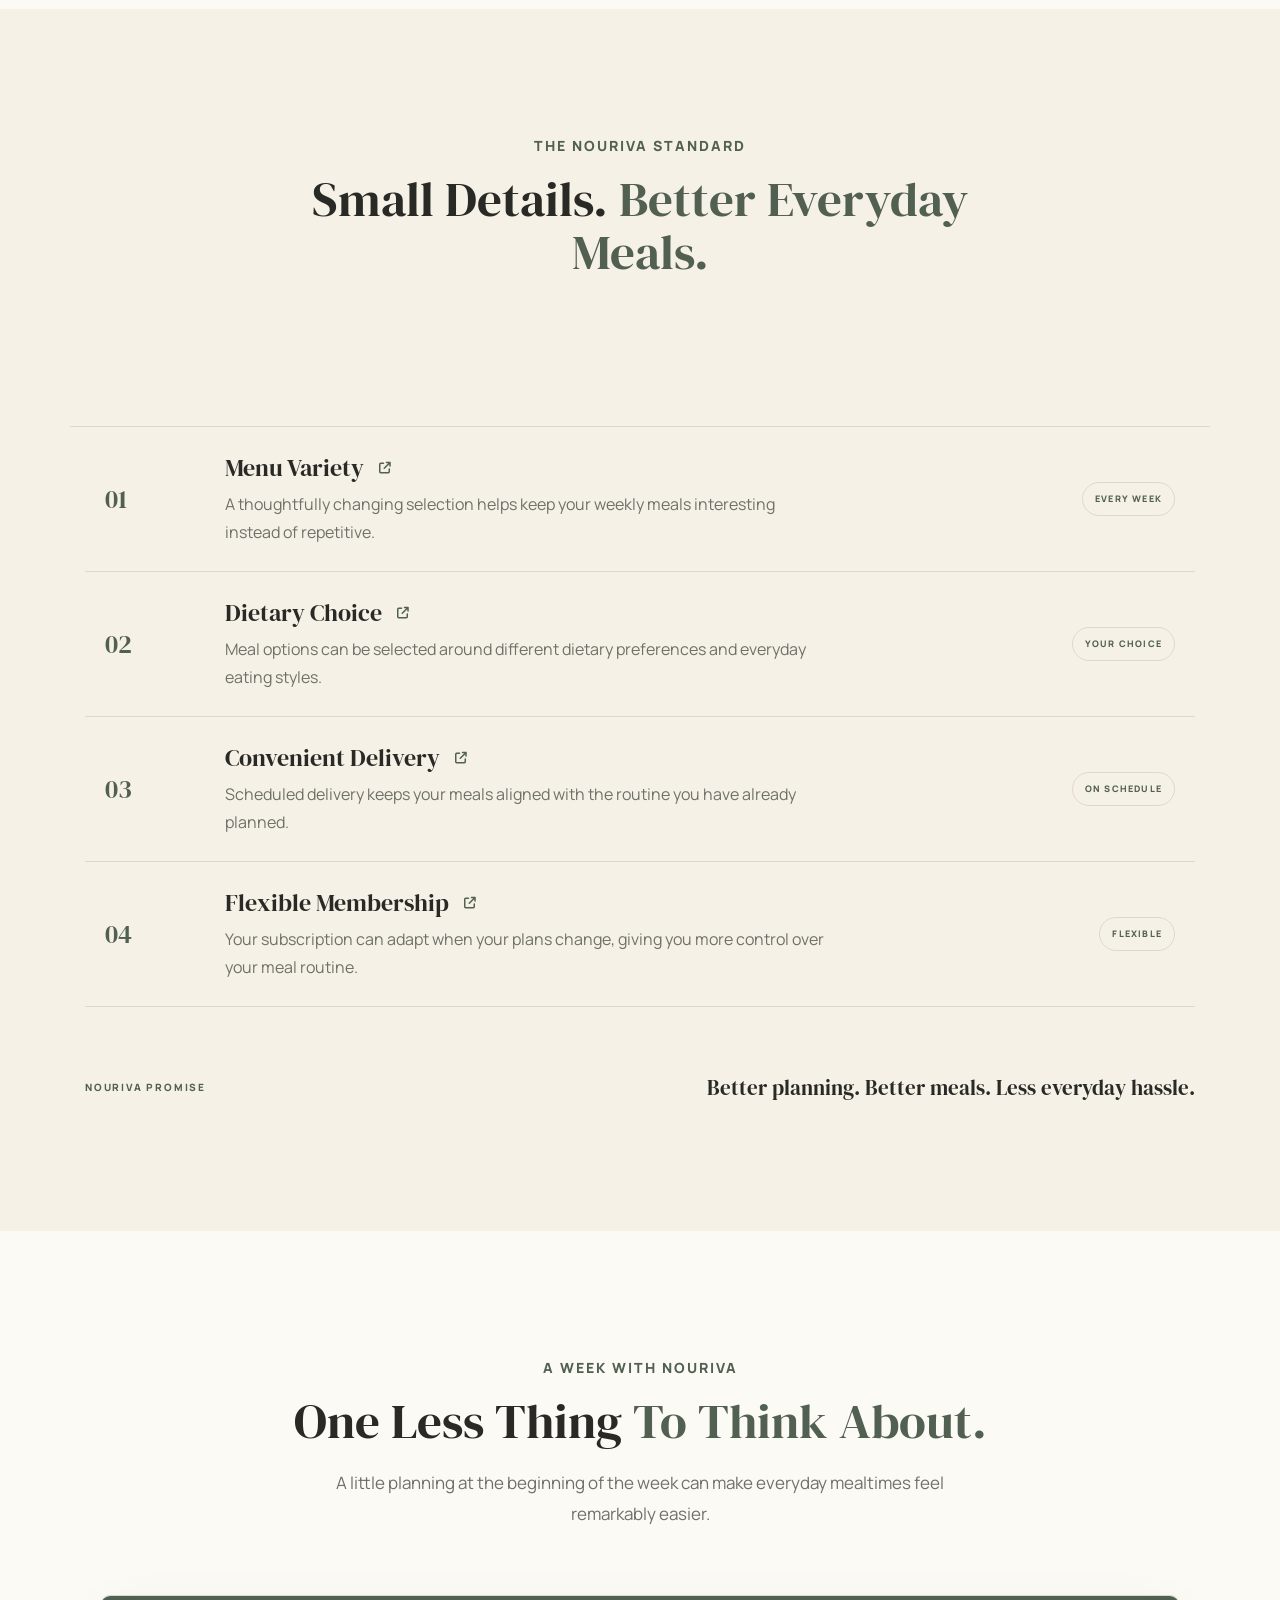
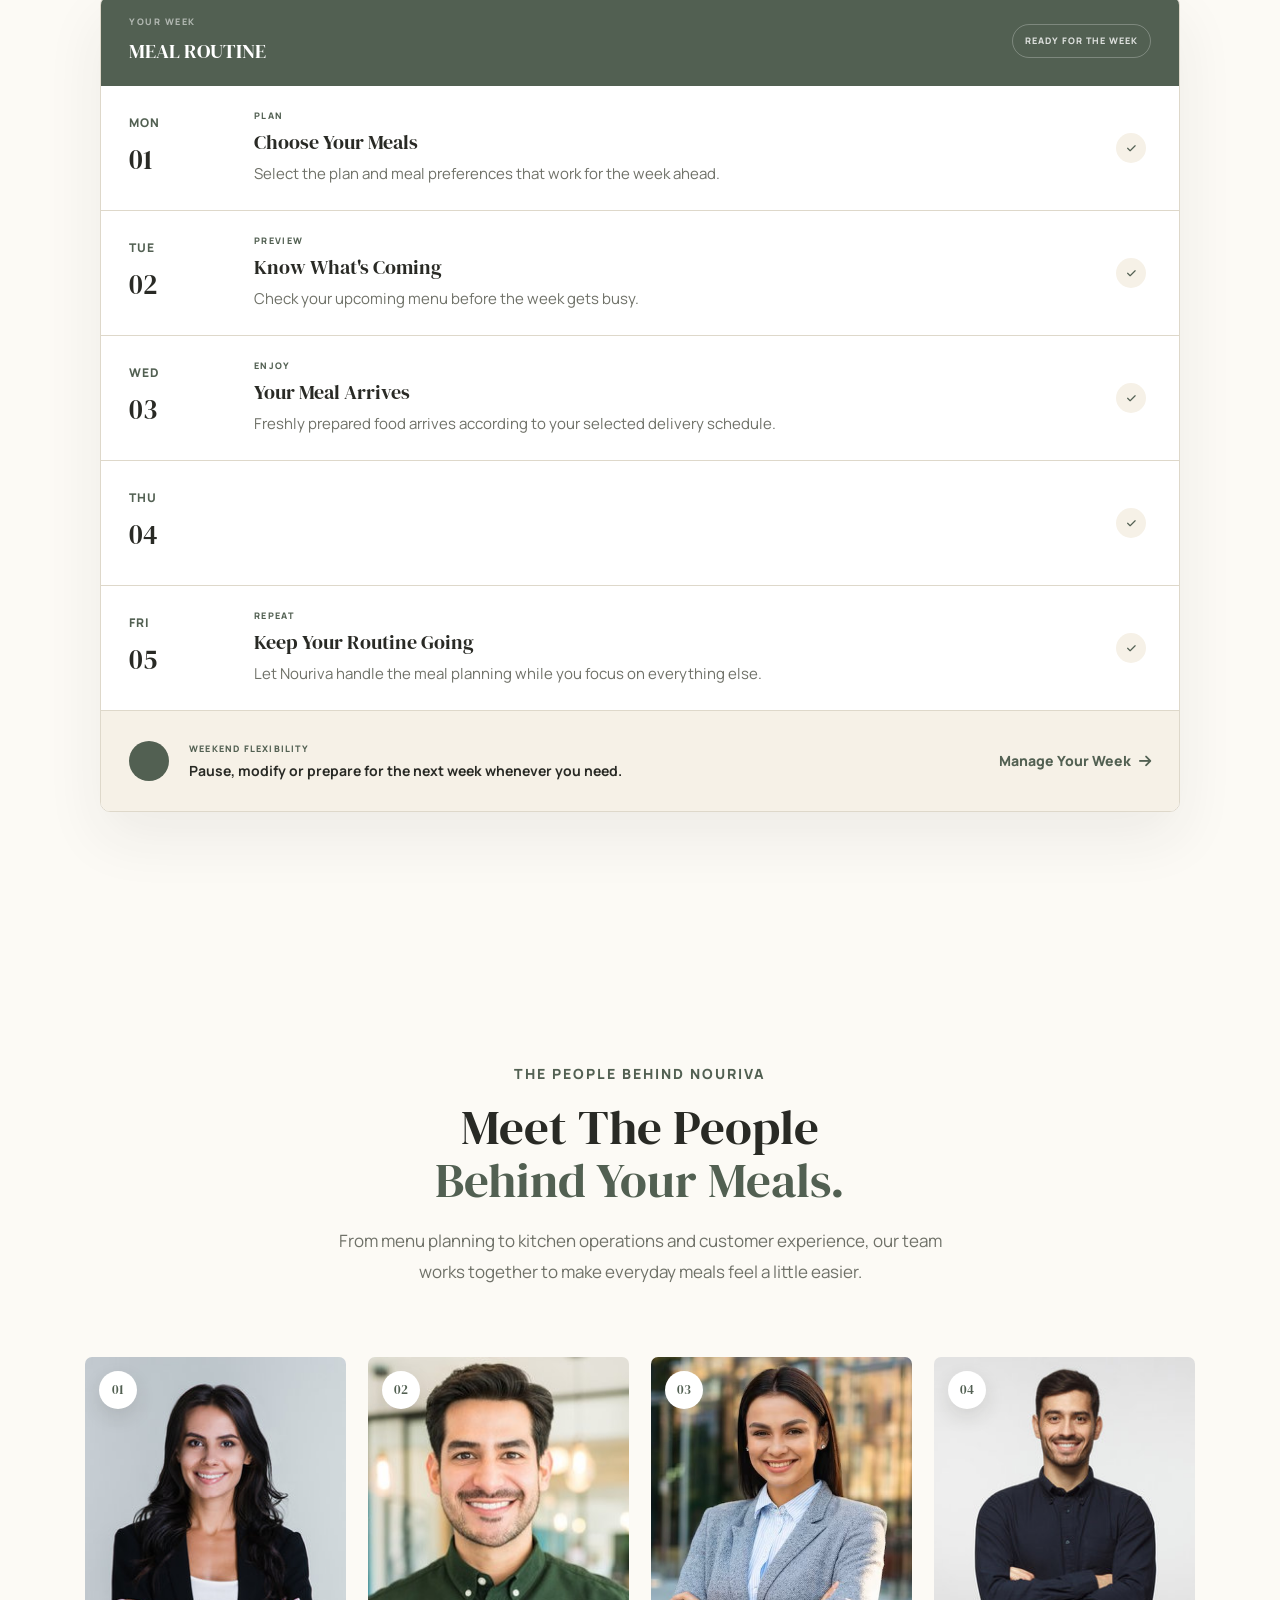
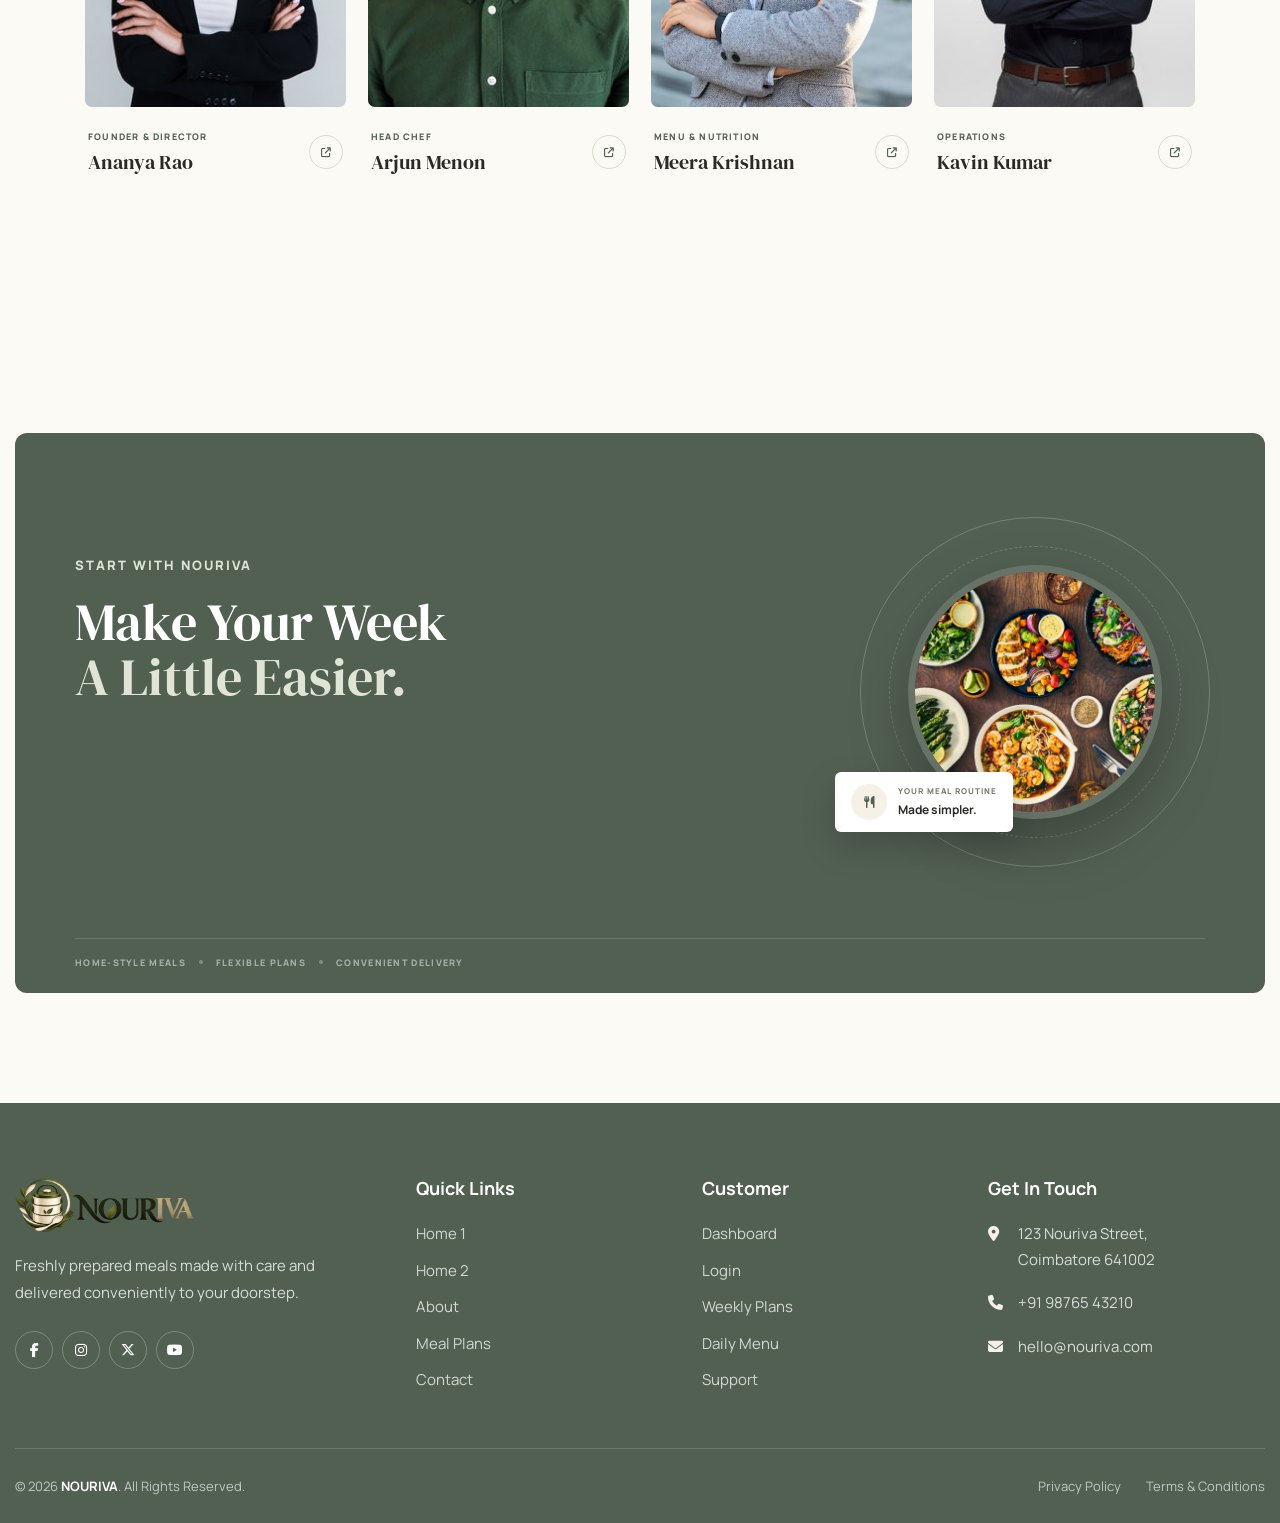
<file: about.html>
<!DOCTYPE html>
<html lang="en">

<head>
    <meta charset="UTF-8">

    <!-- Responsive -->
    <meta name="viewport" content="width=device-width, initial-scale=1.0">

    <!-- SEO -->
    <meta name="description" content="NOURIVA - Home-cooked tiffin and meal subscription service.">
    <meta name="keywords" content="tiffin, meal subscription, home cooked meals, food delivery">
    <meta name="author" content="NOURIVA">

    <!-- Page Title -->
    <title>NOURIVA</title>

    <!-- Favicon -->
    <link rel="icon" type="image/png" href="images/favicon.png">

    <!-- Google Fonts -->
    <link rel="preconnect" href="https://fonts.googleapis.com">
    <link rel="preconnect" href="https://fonts.gstatic.com" crossorigin>

    <!-- Heading: DM Serif Display | Body: Manrope -->
    <link
        href="https://fonts.googleapis.com/css2?family=DM+Serif+Display&family=Manrope:wght@400;500;600;700;800&display=swap"
        rel="stylesheet">

    <!-- Bootstrap -->
    <link href="https://cdn.jsdelivr.net/npm/bootstrap@5.3.3/dist/css/bootstrap.min.css" rel="stylesheet">

    <!-- Font Awesome -->
    <link rel="stylesheet" href="https://cdnjs.cloudflare.com/ajax/libs/font-awesome/6.7.2/css/all.min.css">

    <!-- Main CSS -->
    <link rel="stylesheet" href="css/style.css">

</head>

<body>

    <!-- =========================
     HEADER START
========================= -->
    <header class="site-header">
        <div class="container">
            <nav class="main-navbar">

                <!-- Logo -->
                <a href="index.html" class="brand-logo">
                    <img src="images/logo.png" alt="NOURIVA">
                </a>

                <!-- Navigation -->
                <div class="nav-wrapper" id="navWrapper">

                    <ul class="main-nav">
                        <li>
                            <a href="index.html">Home 1</a>
                        </li>

                        <li>
                            <a href="home-2.html">Home 2</a>
                        </li>

                        <li>
                            <a href="about.html" class="active">About</a>
                        </li>

                        <li>
                            <a href="meal-plans.html">Meal Plans</a>
                        </li>

                        <li>
                            <a href="contact.html">Contact</a>
                        </li>

                        <li>
                            <a href="dashboard.html">Dashboard</a>
                        </li>
                    </ul>

                    <!-- Header Actions -->
                    <div class="header-actions">

                        <!-- Dark Mode -->
                        <button class="header-icon-btn" id="darkModeToggle" type="button" aria-label="Toggle Dark Mode"
                            title="Dark Mode">
                            <i class="fa-solid fa-moon"></i>
                        </button>

                        <!-- RTL -->
                        <button class="header-icon-btn" id="rtlToggle" type="button" aria-label="Toggle RTL Mode"
                            title="RTL Mode">
                            <i class="fa-solid fa-right-left"></i>
                        </button>

                        <!-- Login -->
                        <a href="login.html" class="login-btn">
                            <span>Login</span>
                        </a>

                    </div>

                </div>

                <!-- Mobile Menu Toggle -->
                <button class="menu-toggle" id="menuToggle" type="button" aria-label="Toggle Navigation"
                    aria-expanded="false">

                    <span></span>
                    <span></span>
                    <span></span>

                </button>

            </nav>
        </div>
    </header>
    <!-- =========================
     HEADER END
========================= -->

    <!-- =========================================
     INNER PAGE HERO START
========================================= -->
    <section class="inner-page-hero">

        <div class="inner-page-hero-image">

            <img src="images/about-banner.jpg" alt="Nouriva home cooked meals">

        </div>

        <div class="inner-page-hero-overlay"></div>

        <div class="inner-page-hero-content">

            <span class="inner-page-hero-label">
                NOURIVA
            </span>

            <h1>
                About Nouriva
            </h1>

            <p>
                Thoughtfully prepared meals made to bring the comfort
                of home into your everyday routine.
            </p>

        </div>

    </section>
    <!-- =========================================
     INNER PAGE HERO END
========================================= -->


    <!-- =========================================
     ABOUT - OUR BEGINNING START
========================================= -->
    <section class="about-beginning">

        <div class="about-beginning-wrap">

            <!-- Intro Column -->
            <div class="about-beginning-intro">

                <span class="about-beginning-label">
                    OUR BEGINNING
                </span>

                <h2>
                    It Started With
                    <span>A Simple Meal.</span>
                </h2>

                <div class="about-beginning-image">
                    <img src="images/about-story.jpg" alt="Nouriva home-style meal">
                </div>

            </div>


            <!-- Story Column -->
            <div class="about-beginning-story">

                <p class="about-beginning-lead">
                    Nouriva was created around a simple idea:
                    everyday meals should feel as comforting as
                    something made at home.
                </p>

                <p>
                    Modern routines often leave little time for planning,
                    shopping and preparing every meal from scratch.
                    We wanted to make that part easier without taking
                    away the feeling of a thoughtfully prepared meal.
                </p>

                <p>
                    So we built Nouriva around fresh home-style cooking,
                    flexible meal plans and convenient delivery — giving
                    people a simpler way to enjoy good food throughout
                    their week.
                </p>


                <div class="about-beginning-signature">

                    <span>
                        THE NOURIVA PHILOSOPHY
                    </span>

                    <strong>
                        Cook thoughtfully. Eat comfortably.
                    </strong>

                </div>

            </div>

        </div>

    </section>

    <!-- =========================================
     ABOUT - OUR BEGINNING END
========================================= -->


    <!-- =========================================
     ABOUT - OUR APPROACH START
========================================= -->
    <section class="about-approach">

        <div class="about-approach-header">

            <div class="about-approach-title">

                <span class="about-approach-label">
                    OUR APPROACH
                </span>

                <h2>
                    Food Should Feel
                    <span>Simple.</span>
                </h2>

            </div>

            <p>
                We keep our approach uncomplicated: thoughtful menus,
                familiar flavours and meals designed to fit naturally
                into everyday life.
            </p>

        </div>


        <div class="about-approach-grid">

            <!-- Approach 01 -->
            <article class="about-approach-item">

                <div class="about-approach-top">

                    <span class="about-approach-number">
                        01
                    </span>

                    <i class="fa-solid fa-seedling"></i>

                </div>

                <div class="about-approach-body">

                    <h3>
                        Thoughtful Ingredients
                    </h3>

                    <p>
                        We focus on ingredients that belong in a
                        well-prepared everyday meal, keeping flavour at the heart of the experience.
                    </p>

                </div>

            </article>


            <!-- Approach 02 -->
            <article class="about-approach-item">

                <div class="about-approach-top">

                    <span class="about-approach-number">
                        02
                    </span>

                    <i class="fa-solid fa-utensils"></i>

                </div>

                <div class="about-approach-body">

                    <h3>
                        Familiar Cooking
                    </h3>

                    <p>
                        Our menus draw from the comfort of home-style
                        cooking, bringing recognizable flavours to
                        your everyday routine.
                    </p>

                </div>

            </article>


            <!-- Approach 03 -->
            <article class="about-approach-item">

                <div class="about-approach-top">

                    <span class="about-approach-number">
                        03
                    </span>

                    <i class="fa-solid fa-calendar-check"></i>

                </div>

                <div class="about-approach-body">

                    <h3>
                        Built Around Your Week
                    </h3>

                    <p>
                        From weekly planning to flexible subscriptions,
                        each & everything is designed to make mealtimes easier
                        to manage.
                    </p>

                </div>

            </article>

        </div>


        <div class="about-approach-bottom">

            <span>
                OUR PROMISE
            </span>

            <p>
                Make everyday eating easier without making it feel ordinary.
            </p>

        </div>

    </section>
    <!-- =========================================
     ABOUT - OUR APPROACH END
========================================= -->

    <!-- =========================================
     ABOUT - MADE FOR YOUR ROUTINE START
========================================= -->
    <section class="about-routine">

        <div class="about-routine-heading">

            <span class="about-routine-label">
                DESIGNED FOR EVERYDAY LIFE
            </span>

            <h2>
                Good Food Should
                <span>Fit Your Routine.</span>
            </h2>

            <p>
                Nouriva takes care of the meal planning and preparation,
                while you stay in control of how your week looks.
            </p>

        </div>


        <div class="about-routine-layout">

            <!-- Large Visual -->
            <div class="about-routine-visual">

                <img src="images/about-routine.jpg" alt="Nouriva meal ready for the day">

                <div class="about-routine-image-note">

                    <span>YOUR WEEK</span>

                    <strong>
                        Planned around
                        real life.
                    </strong>

                </div>

            </div>


            <!-- Routine Details -->
            <div class="about-routine-details">

                <!-- Morning -->
                <div class="about-routine-row">

                    <div class="about-routine-time">
                        <span>01</span>
                        <strong>PLAN</strong>
                    </div>

                    <div class="about-routine-copy">

                        <h3>
                            Choose What Works For You
                        </h3>

                        <p>
                            Select a weekly meal plan based on your
                            preferences, routine and the kind of food
                            you enjoy.
                        </p>

                    </div>

                    <i class="fa-solid fa-arrow-up-right-from-square"></i>

                </div>


                <!-- Week -->
                <div class="about-routine-row">

                    <div class="about-routine-time">
                        <span>02</span>
                        <strong>ENJOY</strong>
                    </div>

                    <div class="about-routine-copy">

                        <h3>
                            Know What's Coming
                        </h3>

                        <p>
                            View upcoming daily menus in advance and
                            know what is waiting for you throughout
                            the week.
                        </p>

                    </div>

                    <i class="fa-solid fa-arrow-up-right-from-square"></i>

                </div>


                <!-- Flexible -->
                <div class="about-routine-row">

                    <div class="about-routine-time">
                        <span>03</span>
                        <strong>ADAPT</strong>
                    </div>

                    <div class="about-routine-copy">

                        <h3>
                            Change When Life Changes
                        </h3>

                        <p>
                            Pause or modify your subscription whenever
                            your schedule changes, without unnecessary
                            complications.
                        </p>

                    </div>

                    <i class="fa-solid fa-arrow-up-right-from-square"></i>

                </div>


                <!-- Billing -->
                <div class="about-routine-row">

                    <div class="about-routine-time">
                        <span>04</span>
                        <strong>RELAX</strong>
                    </div>

                    <div class="about-routine-copy">

                        <h3>
                            Keep Payments Simple
                        </h3>

                        <p>
                            Manage recurring payments from your customer
                            dashboard while keeping your subscription
                            preferences in one place.
                        </p>

                    </div>

                    <i class="fa-solid fa-arrow-up-right-from-square"></i>

                </div>

            </div>

        </div>

    </section>
    <!-- =========================================
     ABOUT - MADE FOR YOUR ROUTINE END
========================================= -->

    <!-- =========================================
     ABOUT - NOURIVA STANDARD START
========================================= -->
    <section class="about-standard">

        <div class="about-standard-header">

            <span class="about-standard-label">
                THE NOURIVA STANDARD
            </span>

            <h2>
                Small Details.
                <span>Better Everyday Meals.</span>
            </h2>

            <p>
                From the way menus are planned to the moment your meal
                reaches you, we pay attention to the details that make
                an everyday food experience feel better.
            </p>

        </div>


        <div class="about-standard-list">

            <!-- Standard 01 -->
            <div class="about-standard-row">

                <div class="about-standard-index">
                    <span>01</span>
                </div>

                <div class="about-standard-main">

                    <div class="about-standard-title">
                        <h3>
                            Menu Variety
                        </h3>

                        <i class="fa-solid fa-arrow-up-right-from-square"></i>
                    </div>

                    <p>
                        A thoughtfully changing selection helps keep
                        your weekly meals interesting instead of repetitive.
                    </p>

                </div>

                <div class="about-standard-tag">
                    <span>EVERY WEEK</span>
                </div>

            </div>


            <!-- Standard 02 -->
            <div class="about-standard-row">

                <div class="about-standard-index">
                    <span>02</span>
                </div>

                <div class="about-standard-main">

                    <div class="about-standard-title">
                        <h3>
                            Dietary Choice
                        </h3>

                        <i class="fa-solid fa-arrow-up-right-from-square"></i>
                    </div>

                    <p>
                        Meal options can be selected around different
                        dietary preferences and everyday eating styles.
                    </p>

                </div>

                <div class="about-standard-tag">
                    <span>YOUR CHOICE</span>
                </div>

            </div>


            <!-- Standard 03 -->
            <div class="about-standard-row">

                <div class="about-standard-index">
                    <span>03</span>
                </div>

                <div class="about-standard-main">

                    <div class="about-standard-title">
                        <h3>
                            Convenient Delivery
                        </h3>

                        <i class="fa-solid fa-arrow-up-right-from-square"></i>
                    </div>

                    <p>
                        Scheduled delivery keeps your meals aligned
                        with the routine you have already planned.
                    </p>

                </div>

                <div class="about-standard-tag">
                    <span>ON SCHEDULE</span>
                </div>

            </div>


            <!-- Standard 04 -->
            <div class="about-standard-row">

                <div class="about-standard-index">
                    <span>04</span>
                </div>

                <div class="about-standard-main">

                    <div class="about-standard-title">
                        <h3>
                            Flexible Membership
                        </h3>

                        <i class="fa-solid fa-arrow-up-right-from-square"></i>
                    </div>

                    <p>
                        Your subscription can adapt when your plans change,
                        giving you more control over your meal routine.
                    </p>

                </div>

                <div class="about-standard-tag">
                    <span>FLEXIBLE</span>
                </div>

            </div>

        </div>


        <div class="about-standard-footer">

            <span>
                NOURIVA PROMISE
            </span>

            <strong>
                Better planning. Better meals. Less everyday hassle.
            </strong>

        </div>

    </section>
    <!-- =========================================
     ABOUT - NOURIVA STANDARD END
========================================= -->

    <!-- =========================================
     ABOUT - A WEEK WITH NOURIVA START
========================================= -->
    <section class="about-week">

        <div class="about-week-heading">

            <span class="about-week-label">
                A WEEK WITH NOURIVA
            </span>

            <h2>
                One Less Thing
                <span>To Think About.</span>
            </h2>

            <p>
                A little planning at the beginning of the week can make
                everyday mealtimes feel remarkably easier.
            </p>

        </div>


        <div class="about-week-board">

            <!-- Week Header -->
            <div class="about-week-board-head">

                <div>
                    <span>YOUR WEEK</span>
                    <strong>MEAL ROUTINE</strong>
                </div>

                <span class="about-week-status">
                    READY FOR THE WEEK
                </span>

            </div>


            <!-- Monday -->
            <div class="about-week-day">

                <div class="about-week-day-name">
                    <span>MON</span>
                    <strong>01</strong>
                </div>

                <div class="about-week-day-content">

                    <span>PLAN</span>

                    <h3>
                        Choose Your Meals
                    </h3>

                    <p>
                        Select the plan and meal preferences that
                        work for the week ahead.
                    </p>

                </div>

                <i class="fa-solid fa-check"></i>

            </div>


            <!-- Tuesday -->
            <div class="about-week-day">

                <div class="about-week-day-name">
                    <span>TUE</span>
                    <strong>02</strong>
                </div>

                <div class="about-week-day-content">

                    <span>PREVIEW</span>

                    <h3>
                        Know What's Coming
                    </h3>

                    <p>
                        Check your upcoming menu before the week
                        gets busy.
                    </p>

                </div>

                <i class="fa-solid fa-check"></i>

            </div>


            <!-- Wednesday -->
            <div class="about-week-day">

                <div class="about-week-day-name">
                    <span>WED</span>
                    <strong>03</strong>
                </div>

                <div class="about-week-day-content">

                    <span>ENJOY</span>

                    <h3>
                        Your Meal Arrives
                    </h3>

                    <p>
                        Freshly prepared food arrives according to
                        your selected delivery schedule.
                    </p>

                </div>

                <i class="fa-solid fa-check"></i>

            </div>


            <!-- Thursday -->
            <div class="about-week-day">

                <div class="about-week-day-name">
                    <span>THU</span>
                    <strong>04</strong>
                </div>

                <div class="about-week-day-content">

                    <span>ADAPT</span>

                    <h3>
                        Make Changes If Needed
                    </h3>

                    <p>
                        Adjust your subscription when your plans
                        or schedule change.
                    </p>

                </div>

                <i class="fa-solid fa-check"></i>

            </div>


            <!-- Friday -->
            <div class="about-week-day">

                <div class="about-week-day-name">
                    <span>FRI</span>
                    <strong>05</strong>
                </div>

                <div class="about-week-day-content">

                    <span>REPEAT</span>

                    <h3>
                        Keep Your Routine Going
                    </h3>

                    <p>
                        Let Nouriva handle the meal planning while
                        you focus on everything else.
                    </p>

                </div>

                <i class="fa-solid fa-check"></i>

            </div>


            <!-- Weekend Note -->
            <div class="about-week-weekend">

                <div class="about-week-weekend-icon">
                    <i class="fa-solid fa-calendar-heart"></i>
                </div>

                <div>
                    <span>WEEKEND FLEXIBILITY</span>

                    <strong>
                        Pause, modify or prepare for the next week
                        whenever you need.
                    </strong>
                </div>

                <a href="dashboard.html">
                    Manage Your Week
                    <i class="fa-solid fa-arrow-right"></i>
                </a>

            </div>

        </div>

    </section>
    <!-- =========================================
     ABOUT - A WEEK WITH NOURIVA END
========================================= -->

    <!-- =========================================
     ABOUT - TEAM SECTION START
========================================= -->
    <section class="nouriva-team">

        <div class="nouriva-team-heading">

            <div>
                <span class="nouriva-team-label">
                    THE PEOPLE BEHIND NOURIVA
                </span>

                <h2>
                    Meet The People
                    <span>Behind Your Meals.</span>
                </h2>
            </div>

            <p>
                From menu planning to kitchen operations and customer
                experience, our team works together to make everyday
                meals feel a little easier.
            </p>

        </div>


        <div class="nouriva-team-grid">

            <!-- Team Member 01 -->
            <article class="nouriva-team-member team-member-one">

                <div class="nouriva-team-photo">

                    <img src="images/team-founder.jpg" alt="Nouriva founder">

                    <div class="nouriva-team-number">
                        01
                    </div>

                </div>

                <div class="nouriva-team-info">

                    <div>
                        <span>FOUNDER &amp; DIRECTOR</span>

                        <h3>
                            Ananya Rao
                        </h3>
                    </div>

                    <a href="#" aria-label="Ananya Rao profile">
                        <i class="fa-solid fa-arrow-up-right-from-square"></i>
                    </a>

                </div>

            </article>


            <!-- Team Member 02 -->
            <article class="nouriva-team-member team-member-two">

                <div class="nouriva-team-photo">

                    <img src="images/team-chef.jpg" alt="Nouriva head chef">

                    <div class="nouriva-team-number">
                        02
                    </div>

                </div>

                <div class="nouriva-team-info">

                    <div>
                        <span>HEAD CHEF</span>

                        <h3>
                            Arjun Menon
                        </h3>
                    </div>

                    <a href="#" aria-label="Arjun Menon profile">
                        <i class="fa-solid fa-arrow-up-right-from-square"></i>
                    </a>

                </div>

            </article>


            <!-- Team Member 03 -->
            <article class="nouriva-team-member team-member-three">

                <div class="nouriva-team-photo">

                    <img src="images/team-menu.jpg" alt="Nouriva menu planner">

                    <div class="nouriva-team-number">
                        03
                    </div>

                </div>

                <div class="nouriva-team-info">

                    <div>
                        <span>MENU &amp; NUTRITION</span>

                        <h3>
                            Meera Krishnan
                        </h3>
                    </div>

                    <a href="#" aria-label="Meera Krishnan profile">
                        <i class="fa-solid fa-arrow-up-right-from-square"></i>
                    </a>

                </div>

            </article>


            <!-- Team Member 04 -->
            <article class="nouriva-team-member team-member-four">

                <div class="nouriva-team-photo">

                    <img src="images/team-operations.jpg" alt="Nouriva operations team member">

                    <div class="nouriva-team-number">
                        04
                    </div>

                </div>

                <div class="nouriva-team-info">

                    <div>
                        <span>OPERATIONS</span>

                        <h3>
                            Kavin Kumar
                        </h3>
                    </div>

                    <a href="#" aria-label="Kavin Kumar profile">
                        <i class="fa-solid fa-arrow-up-right-from-square"></i>
                    </a>

                </div>

            </article>

        </div>

    </section>

    <!-- =========================================
     ABOUT - TEAM SECTION END
========================================= -->

    <!-- =========================================
     ABOUT - FINAL CTA START
========================================= -->
    <section class="about-final-cta">

        <div class="about-final-cta-inner">

            <div class="about-final-cta-content">

                <span class="about-final-cta-label">
                    START WITH NOURIVA
                </span>

                <h2>
                    Make Your Week
                    <span>A Little Easier.</span>
                </h2>

                <p>
                    Choose a meal plan that fits your routine and let
                    Nouriva take care of the everyday meal planning,
                    preparation and delivery.
                </p>

                <div class="about-final-cta-actions">

                    <a href="meal-plans.html" class="about-final-cta-primary">

                        Explore Meal Plans

                        <i class="fa-solid fa-arrow-right"></i>

                    </a>

                </div>

            </div>


            <div class="about-final-cta-visual">

                <div class="about-final-cta-circle"></div>

                <div class="about-final-cta-image">

                    <img src="images/about-final-meal.jpg" alt="Fresh Nouriva meal ready to enjoy">

                </div>

                <div class="about-final-cta-note">

                    <i class="fa-solid fa-utensils"></i>

                    <div>
                        <span>YOUR MEAL ROUTINE</span>

                        <strong>
                            Made simpler.
                        </strong>
                    </div>

                </div>

            </div>


            <div class="about-final-cta-bottom">

                <span>
                    HOME-STYLE MEALS
                </span>

                <i class="fa-solid fa-circle"></i>

                <span>
                    FLEXIBLE PLANS
                </span>

                <i class="fa-solid fa-circle"></i>

                <span>
                    CONVENIENT DELIVERY
                </span>

            </div>

        </div>

    </section>
    <!-- =========================================
     ABOUT - FINAL CTA END
========================================= -->

    <!-- =========================
     FOOTER START
========================= -->
    <footer class="site-footer">

        <div class="container">

            <div class="footer-top">

                <!-- Brand -->
                <div class="footer-brand">

                    <a href="index.html" class="footer-logo">
                        <img src="images/logo.png" alt="NOURIVA">
                    </a>

                    <p>
                        Freshly prepared meals made with care and delivered
                        conveniently to your doorstep.
                    </p>

                    <div class="footer-social">

                        <a href="#" aria-label="Facebook">
                            <i class="fa-brands fa-facebook-f"></i>
                        </a>

                        <a href="#" aria-label="Instagram">
                            <i class="fa-brands fa-instagram"></i>
                        </a>

                        <a href="#" aria-label="Twitter">
                            <i class="fa-brands fa-x-twitter"></i>
                        </a>

                        <a href="#" aria-label="YouTube">
                            <i class="fa-brands fa-youtube"></i>
                        </a>

                    </div>

                </div>


                <!-- Quick Links -->
                <div class="footer-column">

                    <h4>Quick Links</h4>

                    <ul>
                        <li>
                            <a href="home-1.html">Home 1</a>
                        </li>

                        <li>
                            <a href="home-2.html">Home 2</a>
                        </li>

                        <li>
                            <a href="about.html">About</a>
                        </li>

                        <li>
                            <a href="meal-plans.html">Meal Plans</a>
                        </li>

                        <li>
                            <a href="contact.html">Contact</a>
                        </li>
                    </ul>

                </div>


                <!-- Customer -->
                <div class="footer-column">

                    <h4>Customer</h4>

                    <ul>
                        <li>
                            <a href="dashboard.html">Dashboard</a>
                        </li>

                        <li>
                            <a href="login.html">Login</a>
                        </li>

                        <li>
                            <a href="meal-plans.html">Weekly Plans</a>
                        </li>

                        <li>
                            <a href="meal-plans.html">Daily Menu</a>
                        </li>

                        <li>
                            <a href="contact.html">Support</a>
                        </li>
                    </ul>

                </div>


                <!-- Contact -->
                <div class="footer-column footer-contact">

                    <h4>Get In Touch</h4>

                    <ul>

                        <li>
                            <i class="fa-solid fa-location-dot"></i>

                            <span>
                                123 Nouriva Street,<br>
                                Coimbatore 641002
                            </span>
                        </li>

                        <li>
                            <i class="fa-solid fa-phone"></i>

                            <a href="tel:+919876543210">
                                +91 98765 43210
                            </a>
                        </li>

                        <li>
                            <i class="fa-solid fa-envelope"></i>

                            <a href="mailto:hello@nouriva.com">
                                hello@nouriva.com
                            </a>
                        </li>

                    </ul>

                </div>

            </div>


            <!-- Footer Bottom -->
            <div class="footer-bottom">

                <p>
                    © 2026 <strong>NOURIVA</strong>. All Rights Reserved.
                </p>

                <div class="footer-bottom-links">
                    <a href="#">Privacy Policy</a>
                    <a href="#">Terms & Conditions</a>
                </div>

            </div>

        </div>

    </footer>
    <!-- =========================
     FOOTER END
========================= -->


    <!-- Bootstrap JS -->
    <script src="https://cdn.jsdelivr.net/npm/bootstrap@5.3.3/dist/js/bootstrap.bundle.min.js"></script>

    <script src="js/animations.js"></script>
    <!-- Main JS -->
    <script src="js/main.js"></script>

</body>

</html>
</file>
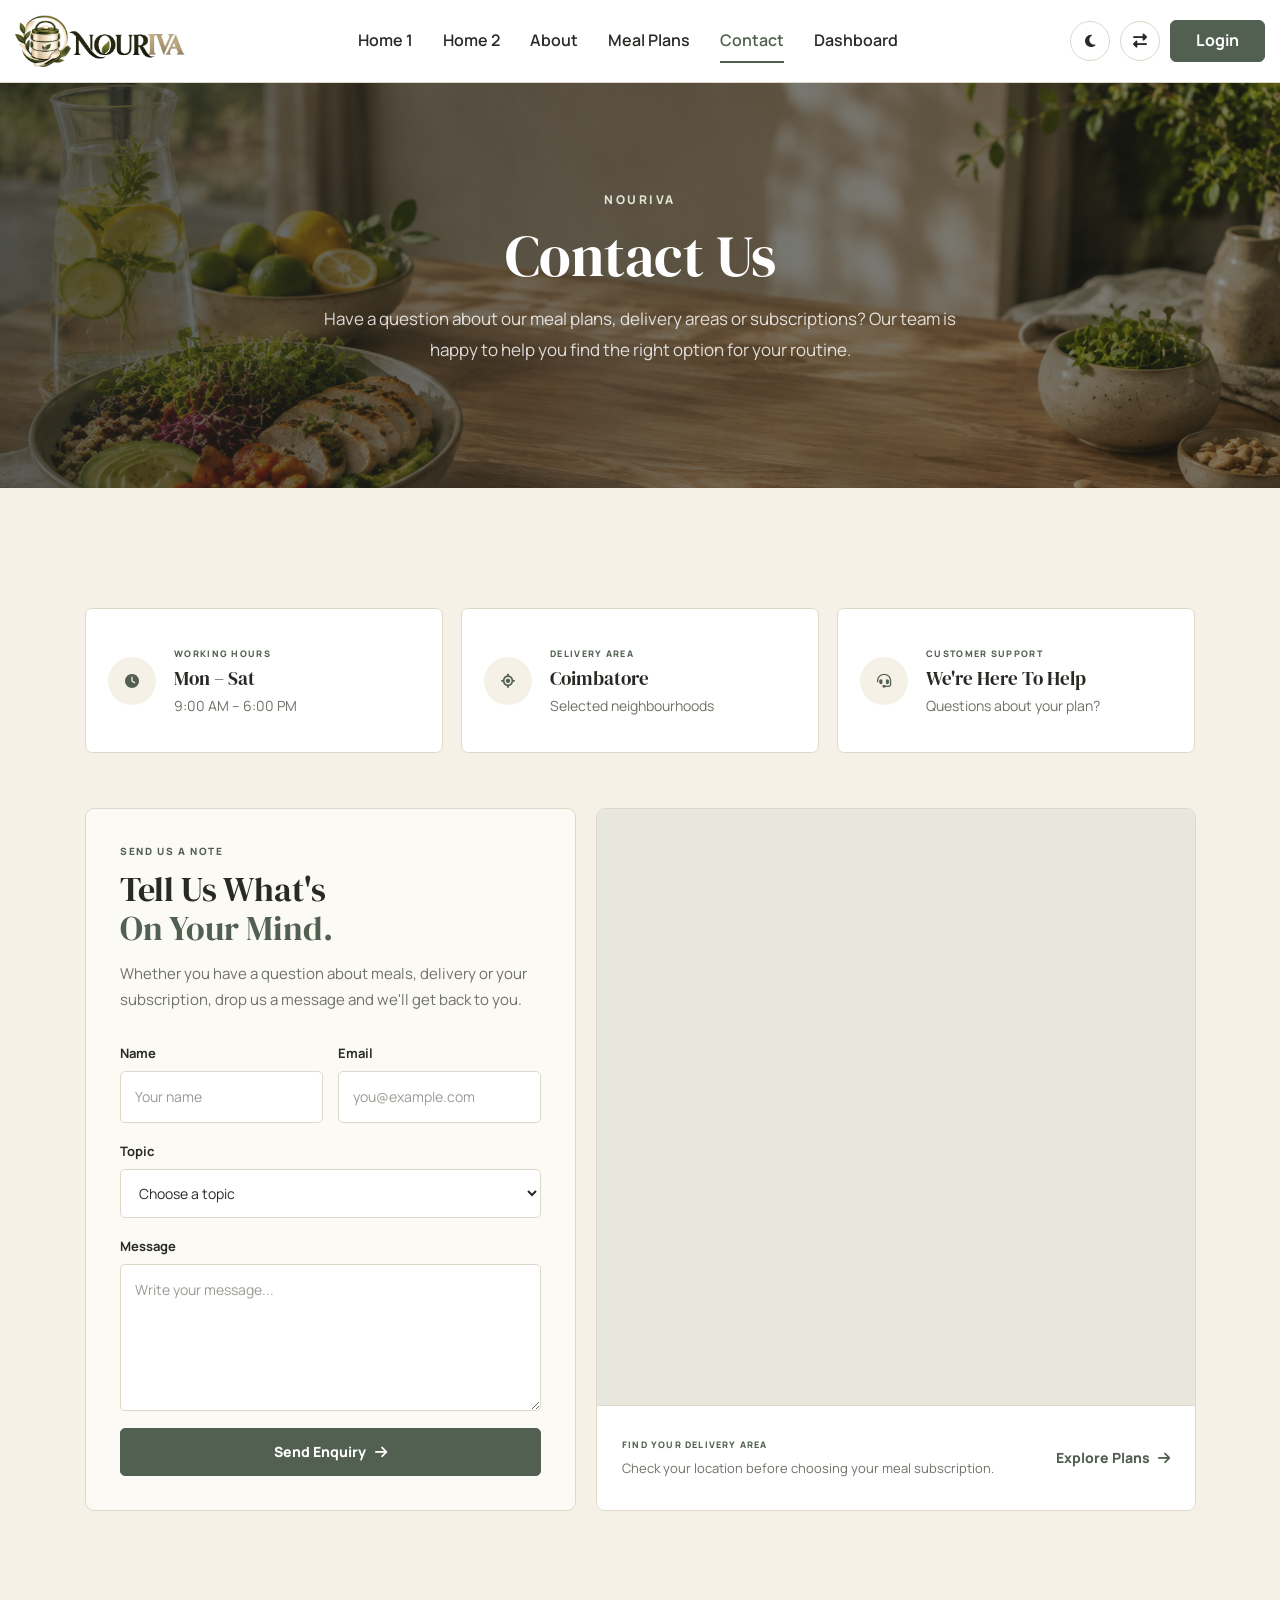
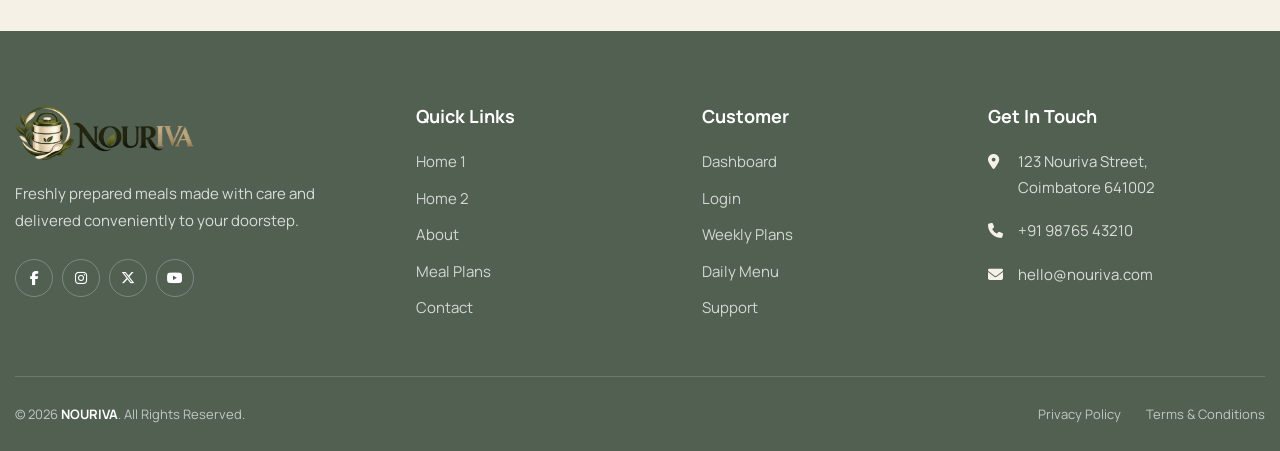
<file: contact.html>
<!DOCTYPE html>
<html lang="en">

<head>
    <meta charset="UTF-8">

    <!-- Responsive -->
    <meta name="viewport" content="width=device-width, initial-scale=1.0">

    <!-- SEO -->
    <meta name="description" content="NOURIVA - Home-cooked tiffin and meal subscription service.">
    <meta name="keywords" content="tiffin, meal subscription, home cooked meals, food delivery">
    <meta name="author" content="NOURIVA">

    <!-- Page Title -->
    <title>NOURIVA</title>

    <!-- Favicon -->
    <link rel="icon" type="image/png" href="images/favicon.png">

    <!-- Google Fonts -->
    <link rel="preconnect" href="https://fonts.googleapis.com">
    <link rel="preconnect" href="https://fonts.gstatic.com" crossorigin>

    <!-- Heading: DM Serif Display | Body: Manrope -->
    <link
        href="https://fonts.googleapis.com/css2?family=DM+Serif+Display&family=Manrope:wght@400;500;600;700;800&display=swap"
        rel="stylesheet">

    <!-- Bootstrap -->
    <link href="https://cdn.jsdelivr.net/npm/bootstrap@5.3.3/dist/css/bootstrap.min.css" rel="stylesheet">

    <!-- Font Awesome -->
    <link rel="stylesheet" href="https://cdnjs.cloudflare.com/ajax/libs/font-awesome/6.7.2/css/all.min.css">

    <!-- Main CSS -->
    <link rel="stylesheet" href="css/style.css">

</head>

<body>

    <!-- =========================
     HEADER START
========================= -->
    <header class="site-header">
        <div class="container">
            <nav class="main-navbar">

                <!-- Logo -->
                <a href="index.html" class="brand-logo">
                    <img src="images/logo.png" alt="NOURIVA">
                </a>

                <!-- Navigation -->
                <div class="nav-wrapper" id="navWrapper">

                    <ul class="main-nav">
                        <li>
                            <a href="index.html">Home 1</a>
                        </li>

                        <li>
                            <a href="home-2.html">Home 2</a>
                        </li>

                        <li>
                            <a href="about.html">About</a>
                        </li>

                        <li>
                            <a href="meal-plans.html">Meal Plans</a>
                        </li>

                        <li>
                            <a href="contact.html" class="active">Contact</a>
                        </li>

                        <li>
                            <a href="dashboard.html">Dashboard</a>
                        </li>
                    </ul>

                    <!-- Header Actions -->
                    <div class="header-actions">

                        <!-- Dark Mode -->
                        <button class="header-icon-btn" id="darkModeToggle" type="button" aria-label="Toggle Dark Mode"
                            title="Dark Mode">
                            <i class="fa-solid fa-moon"></i>
                        </button>

                        <!-- RTL -->
                        <button class="header-icon-btn" id="rtlToggle" type="button" aria-label="Toggle RTL Mode"
                            title="RTL Mode">
                            <i class="fa-solid fa-right-left"></i>
                        </button>

                        <!-- Login -->
                        <a href="login.html" class="login-btn">
                            <span>Login</span>
                        </a>

                    </div>

                </div>

                <!-- Mobile Menu Toggle -->
                <button class="menu-toggle" id="menuToggle" type="button" aria-label="Toggle Navigation"
                    aria-expanded="false">

                    <span></span>
                    <span></span>
                    <span></span>

                </button>

            </nav>
        </div>
    </header>
    <!-- =========================
     HEADER END
========================= -->

    <!-- =========================================
     INNER PAGE HERO START
========================================= -->
    <section class="inner-page-hero">

        <div class="inner-page-hero-image">

            <img src="images/contact-banner.jpg" alt="Nouriva home cooked meals">

        </div>

        <div class="inner-page-hero-overlay"></div>

        <div class="inner-page-hero-content">

            <span class="inner-page-hero-label">
                NOURIVA
            </span>

            <h1>
                Contact Us
            </h1>

            <p>
                Have a question about our meal plans, delivery areas
                or subscriptions? Our team is happy to help you find
                the right option for your routine.
            </p>

        </div>

    </section>
    <!-- =========================================
     INNER PAGE HERO END
========================================= -->

    <!-- =========================================
     CONTACT - INFO FORM MAP START
========================================= -->
    <section class="contact-details-area">

        <div class="contact-details-inner">

            <!-- Info Cards -->
            <div class="contact-quick-grid">

                <div class="contact-quick-card">

                    <div class="contact-quick-icon">
                        <i class="fa-solid fa-clock"></i>
                    </div>

                    <div>
                        <span>WORKING HOURS</span>

                        <h3>Mon – Sat</h3>

                        <p>
                            9:00 AM – 6:00 PM
                        </p>
                    </div>

                </div>


                <div class="contact-quick-card">

                    <div class="contact-quick-icon">
                        <i class="fa-solid fa-location-crosshairs"></i>
                    </div>

                    <div>
                        <span>DELIVERY AREA</span>

                        <h3>Coimbatore</h3>

                        <p>
                            Selected neighbourhoods
                        </p>
                    </div>

                </div>


                <div class="contact-quick-card">

                    <div class="contact-quick-icon">
                        <i class="fa-solid fa-headset"></i>
                    </div>

                    <div>
                        <span>CUSTOMER SUPPORT</span>

                        <h3>We're Here To Help</h3>

                        <p>
                            Questions about your plan?
                        </p>
                    </div>

                </div>

            </div>


            <!-- Form + Map -->
            <div class="contact-form-map">

                <!-- Contact Form -->
                <div class="contact-message-panel">

                    <div class="contact-message-heading">

                        <span>
                            SEND US A NOTE
                        </span>

                        <h2>
                            Tell Us What's
                            <strong>On Your Mind.</strong>
                        </h2>

                        <p>
                            Whether you have a question about meals,
                            delivery or your subscription, drop us a
                            message and we'll get back to you.
                        </p>

                    </div>


                    <form class="contact-message-form">

                        <div class="contact-message-fields">

                            <div class="contact-message-field">

                                <label for="message-name">
                                    Name
                                </label>

                                <input type="text" id="message-name" name="name" placeholder="Your name" required>

                            </div>


                            <div class="contact-message-field">

                                <label for="message-email">
                                    Email
                                </label>

                                <input type="email" id="message-email" name="email" placeholder="you@example.com"
                                    required>

                            </div>

                        </div>


                        <div class="contact-message-field">

                            <label for="message-topic">
                                Topic
                            </label>

                            <select id="message-topic" name="topic">

                                <option value="">
                                    Choose a topic
                                </option>

                                <option value="meal-plans">
                                    Meal Plans
                                </option>

                                <option value="delivery">
                                    Delivery
                                </option>

                                <option value="subscription">
                                    Subscription
                                </option>

                                <option value="payment">
                                    Payment
                                </option>

                                <option value="general">
                                    General Enquiry
                                </option>

                            </select>

                        </div>


                        <div class="contact-message-field">

                            <label for="message-text">
                                Message
                            </label>

                            <textarea id="message-text" name="message" placeholder="Write your message..."
                                rows="5"></textarea>

                        </div>


                        <button type="submit" class="contact-message-button">

                            Send Enquiry

                            <i class="fa-solid fa-arrow-right"></i>

                        </button>

                    </form>

                </div>


                <!-- Map -->
                <div class="contact-location-panel">

                    <div class="contact-location-map">

                        <iframe src="https://www.google.com/maps?q=Coimbatore%2C%20Tamil%20Nadu&output=embed"
                            width="100%" height="100%" style="border:0;" allowfullscreen="" loading="lazy"
                            referrerpolicy="no-referrer-when-downgrade">
                        </iframe>

                    </div>


                    <div class="contact-location-footer">

                        <div>

                            <span>
                                FIND YOUR DELIVERY AREA
                            </span>

                            <p>
                                Check your location before choosing
                                your meal subscription.
                            </p>

                        </div>

                        <a href="meal-plans.html">
                            Explore Plans
                            <i class="fa-solid fa-arrow-right"></i>
                        </a>

                    </div>

                </div>

            </div>

        </div>

        </div>

    </section>
    <!-- =========================================
     CONTACT - INFO FORM MAP END
========================================= -->

    <!-- =========================
     FOOTER START
========================= -->
    <footer class="site-footer">

        <div class="container">

            <div class="footer-top">

                <!-- Brand -->
                <div class="footer-brand">

                    <a href="index.html" class="footer-logo">
                        <img src="images/logo.png" alt="NOURIVA">
                    </a>

                    <p>
                        Freshly prepared meals made with care and delivered
                        conveniently to your doorstep.
                    </p>

                    <div class="footer-social">

                        <a href="#" aria-label="Facebook">
                            <i class="fa-brands fa-facebook-f"></i>
                        </a>

                        <a href="#" aria-label="Instagram">
                            <i class="fa-brands fa-instagram"></i>
                        </a>

                        <a href="#" aria-label="Twitter">
                            <i class="fa-brands fa-x-twitter"></i>
                        </a>

                        <a href="#" aria-label="YouTube">
                            <i class="fa-brands fa-youtube"></i>
                        </a>

                    </div>

                </div>


                <!-- Quick Links -->
                <div class="footer-column">

                    <h4>Quick Links</h4>

                    <ul>
                        <li>
                            <a href="home-1.html">Home 1</a>
                        </li>

                        <li>
                            <a href="home-2.html">Home 2</a>
                        </li>

                        <li>
                            <a href="about.html">About</a>
                        </li>

                        <li>
                            <a href="meal-plans.html">Meal Plans</a>
                        </li>

                        <li>
                            <a href="contact.html">Contact</a>
                        </li>
                    </ul>

                </div>


                <!-- Customer -->
                <div class="footer-column">

                    <h4>Customer</h4>

                    <ul>
                        <li>
                            <a href="dashboard.html">Dashboard</a>
                        </li>

                        <li>
                            <a href="login.html">Login</a>
                        </li>

                        <li>
                            <a href="meal-plans.html">Weekly Plans</a>
                        </li>

                        <li>
                            <a href="meal-plans.html">Daily Menu</a>
                        </li>

                        <li>
                            <a href="contact.html">Support</a>
                        </li>
                    </ul>

                </div>


                <!-- Contact -->
                <div class="footer-column footer-contact">

                    <h4>Get In Touch</h4>

                    <ul>

                        <li>
                            <i class="fa-solid fa-location-dot"></i>

                            <span>
                                123 Nouriva Street,<br>
                                Coimbatore 641002
                            </span>
                        </li>

                        <li>
                            <i class="fa-solid fa-phone"></i>

                            <a href="tel:+919876543210">
                                +91 98765 43210
                            </a>
                        </li>

                        <li>
                            <i class="fa-solid fa-envelope"></i>

                            <a href="mailto:hello@nouriva.com">
                                hello@nouriva.com
                            </a>
                        </li>

                    </ul>

                </div>

            </div>


            <!-- Footer Bottom -->
            <div class="footer-bottom">

                <p>
                    © 2026 <strong>NOURIVA</strong>. All Rights Reserved.
                </p>

                <div class="footer-bottom-links">
                    <a href="#">Privacy Policy</a>
                    <a href="#">Terms & Conditions</a>
                </div>

            </div>

        </div>

    </footer>
    <!-- =========================
     FOOTER END
========================= -->


    <!-- Bootstrap JS -->
    <script src="https://cdn.jsdelivr.net/npm/bootstrap@5.3.3/dist/js/bootstrap.bundle.min.js"></script>

    <script src="js/animations.js"></script>
    <!-- Main JS -->
    <script src="js/main.js"></script>

</body>

</html>
</file>
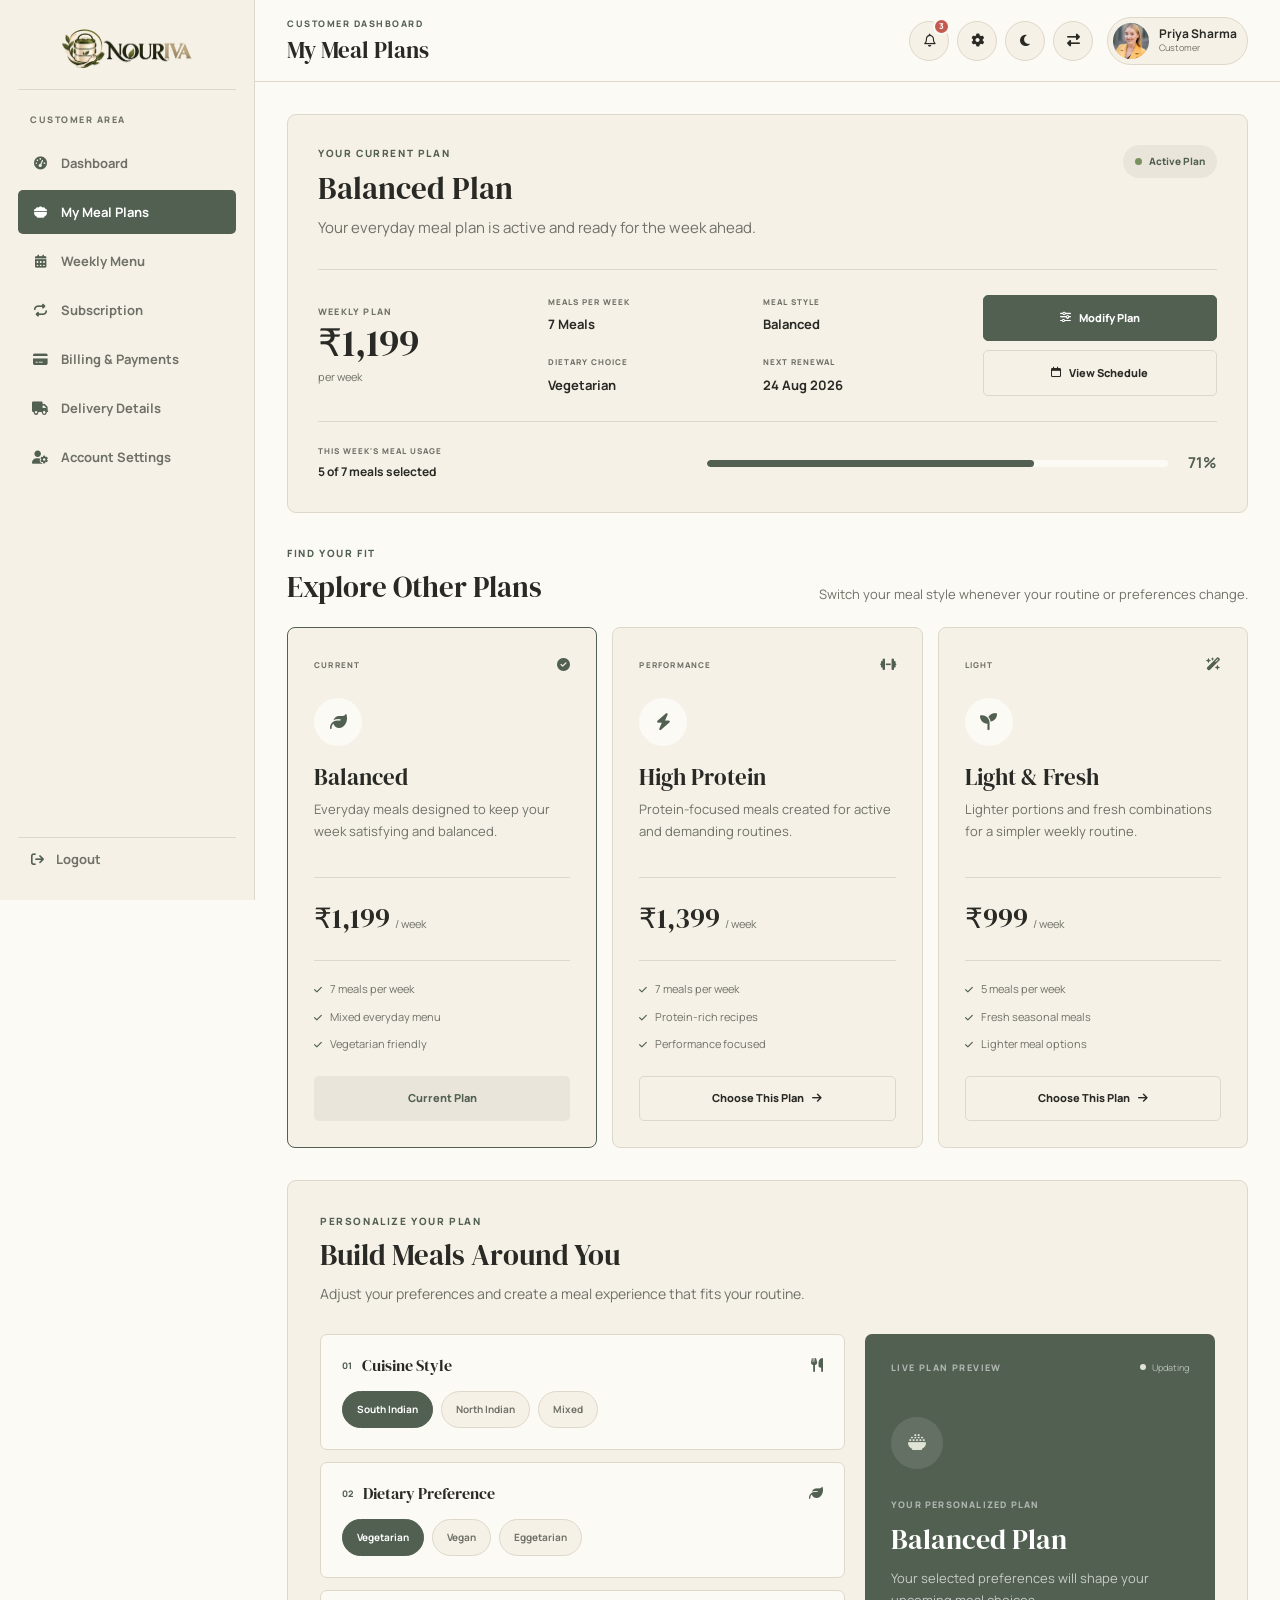
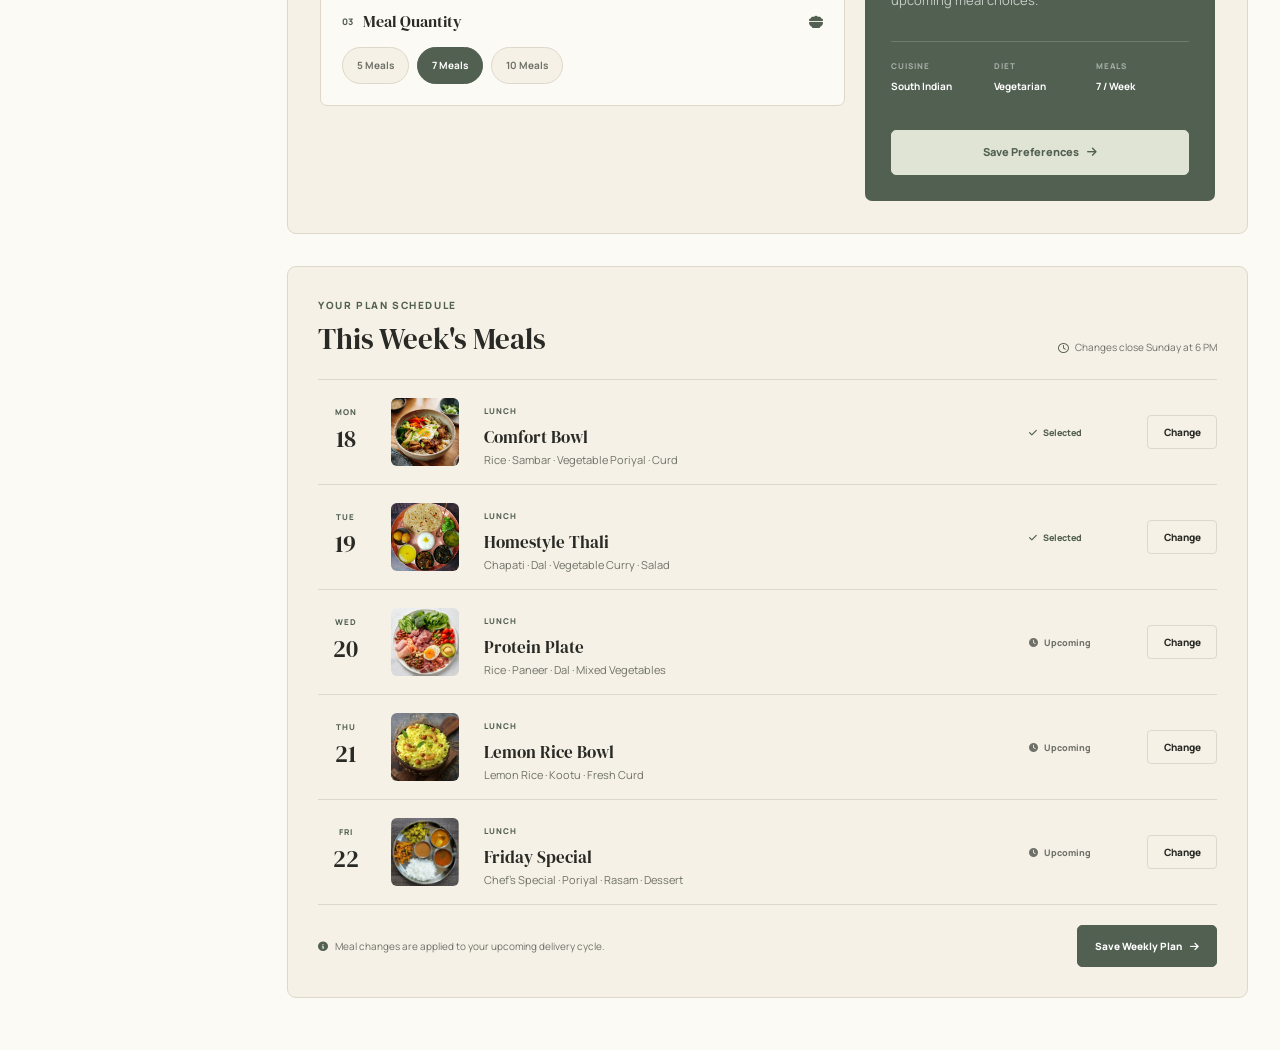
<file: d2.html>
<!DOCTYPE html>
<html lang="en">

<head>
    <meta charset="UTF-8">

    <!-- Responsive -->
    <meta name="viewport" content="width=device-width, initial-scale=1.0">

    <!-- SEO -->
    <meta name="description" content="NOURIVA - Home-cooked tiffin and meal subscription service.">
    <meta name="keywords" content="tiffin, meal subscription, home cooked meals, food delivery">
    <meta name="author" content="NOURIVA">

    <!-- Page Title -->
    <title>NOURIVA</title>

    <!-- Favicon -->
    <link rel="icon" type="image/png" href="images/favicon.png">

    <!-- Google Fonts -->
    <link rel="preconnect" href="https://fonts.googleapis.com">
    <link rel="preconnect" href="https://fonts.gstatic.com" crossorigin>

    <!-- Heading: DM Serif Display | Body: Manrope -->
    <link
        href="https://fonts.googleapis.com/css2?family=DM+Serif+Display&family=Manrope:wght@400;500;600;700;800&display=swap"
        rel="stylesheet">

    <!-- Bootstrap -->
    <link href="https://cdn.jsdelivr.net/npm/bootstrap@5.3.3/dist/css/bootstrap.min.css" rel="stylesheet">

    <!-- Font Awesome -->
    <link rel="stylesheet" href="https://cdnjs.cloudflare.com/ajax/libs/font-awesome/6.7.2/css/all.min.css">

    <!-- Main CSS -->
    <link rel="stylesheet" href="css/dashboard.css">

</head>

<body>

    <!-- =========================================
     NOURIVA CUSTOMER DASHBOARD
========================================= -->

    <div class="nouriva-dashboard-layout">


        <!-- =========================================
         FIXED SIDEBAR
    ========================================== -->

        <aside class="nouriva-dashboard-sidebar">

            <!-- Mobile Sidebar Close -->

            <button type="button" class="nouriva-dashboard-sidebar-close" id="dashboard-sidebar-close"
                aria-label="Close dashboard menu">

                <i class="fa-solid fa-xmark"></i>

            </button>


            <!-- Logo -->

            <a href="index.html" class="nouriva-dashboard-logo">

                <img src="images/logo.png" alt="Nouriva">

            </a>


            <!-- Sidebar Navigation -->

            <nav class="nouriva-dashboard-nav">

                <span class="nouriva-dashboard-nav-label">
                    CUSTOMER AREA
                </span>


                <!-- Dashboard -->

                <a href="dashboard.html" class="nouriva-dashboard-nav-link">

                    <i class="fa-solid fa-gauge-high"></i>

                    <span>
                        Dashboard
                    </span>

                </a>


                <!-- Meal Plans -->

                <a href="d2.html" class="nouriva-dashboard-nav-link active">

                    <i class="fa-solid fa-bowl-food"></i>

                    <span>
                        My Meal Plans
                    </span>

                </a>


                <!-- Weekly Menu -->

                <a href="d3.html" class="nouriva-dashboard-nav-link">

                    <i class="fa-solid fa-calendar-days"></i>

                    <span>
                        Weekly Menu
                    </span>

                </a>


                <!-- Subscription -->

                <a href="d4.html" class="nouriva-dashboard-nav-link">

                    <i class="fa-solid fa-repeat"></i>

                    <span>
                        Subscription
                    </span>

                </a>


                <!-- Billing -->

                <a href="d5.html" class="nouriva-dashboard-nav-link">

                    <i class="fa-solid fa-credit-card"></i>

                    <span>
                        Billing &amp; Payments
                    </span>

                </a>


                <!-- Delivery -->

                <a href="d6.html" class="nouriva-dashboard-nav-link">

                    <i class="fa-solid fa-truck"></i>

                    <span>
                        Delivery Details
                    </span>

                </a>


                <!-- Settings -->

                <a href="d7.html" class="nouriva-dashboard-nav-link">

                    <i class="fa-solid fa-user-gear"></i>

                    <span>
                        Account Settings
                    </span>

                </a>

                </nav>

                <!-- Mobile Sidebar Profile -->

                <div class="nouriva-dashboard-sidebar-mobile">

                    <div class="nouriva-sidebar-quick-actions">

                        <button type="button" class="nouriva-sidebar-quick-action"
                            aria-label="Notifications">

                            <i class="fa-regular fa-bell"></i>

                            <span class="nouriva-sidebar-action-badge">
                                3
                            </span>

                            <span class="nouriva-sidebar-quick-action-label">
                                Notification
                            </span>

                        </button>

                        <button type="button" class="nouriva-sidebar-quick-action"
                            aria-label="Settings">

                            <i class="fa-solid fa-gear"></i>

                            <span class="nouriva-sidebar-quick-action-label">
                                Settings
                            </span>

                        </button>

                        <button type="button" class="nouriva-sidebar-quick-action"
                            data-dashboard-action="theme"
                            aria-label="Toggle dark mode"
                            aria-pressed="false">

                            <i class="fa-solid fa-moon"></i>

                            <span class="nouriva-sidebar-quick-action-label">
                                Dark Mode
                            </span>

                        </button>

                        <button type="button" class="nouriva-sidebar-quick-action"
                            data-dashboard-action="rtl"
                            aria-label="Toggle RTL"
                            aria-pressed="false">

                            <i class="fa-solid fa-right-left"></i>

                            <span class="nouriva-sidebar-quick-action-label">
                                RTL Mode
                            </span>

                        </button>

                    </div>

                    <div class="nouriva-dashboard-sidebar-divider"></div>

                    <div class="nouriva-dashboard-sidebar-profile">

                        <div class="nouriva-dashboard-sidebar-avatar">

                            <img src="images/customer-profile.jpg" alt="Priya Sharma">

                        </div>

                        <div class="nouriva-dashboard-sidebar-profile-info">

                            <strong>
                                Priya Sharma
                            </strong>

                            <span>
                                Customer
                            </span>

                        </div>

                    </div>

                </div>


            <!-- Sidebar Bottom -->

            <div class="nouriva-dashboard-sidebar-bottom">

                <a href="login.html" class="nouriva-dashboard-logout">

                    <i class="fa-solid fa-arrow-right-from-bracket"></i>

                    <span>
                        Logout
                    </span>

                </a>

            </div>

        </aside>

        <div class="nouriva-dashboard-sidebar-overlay" id="dashboard-sidebar-overlay">
        </div>


        <!-- =========================================
         MAIN AREA
    ========================================== -->

        <div class="nouriva-dashboard-main">


            <!-- =====================================
             TOP HEADER
        ====================================== -->

            <header class="nouriva-dashboard-header">

                <!-- Mobile Menu Toggle -->

                <button type="button" class="nouriva-dashboard-menu-toggle" id="dashboard-menu-toggle"
                    aria-label="Open dashboard menu" aria-expanded="false">

                    <i class="fa-solid fa-bars"></i>

                </button>



                <!-- Left -->

                <div class="nouriva-dashboard-header-left">

                    <span>
                        CUSTOMER DASHBOARD
                    </span>

                    <h1>
                        My Meal Plans
                    </h1>

                </div>


                <!-- Right -->

                <div class="nouriva-dashboard-header-right">


                    <!-- Notification -->

                    <button type="button" class="nouriva-dashboard-header-icon nouriva-notification-button"
                        aria-label="Notifications">

                        <i class="fa-regular fa-bell"></i>

                        <span class="nouriva-notification-badge">
                            3
                        </span>

                    </button>

                    <!-- Settings -->

                    <button type="button" class="nouriva-dashboard-header-icon" aria-label="Settings">

                        <i class="fa-solid fa-gear"></i>

                    </button>


                    <!-- Dark Mode -->

                    <button type="button" class="nouriva-dashboard-header-icon" id="dashboard-theme-toggle"
                        aria-label="Toggle dark mode">

                        <i class="fa-solid fa-moon"></i>

                    </button>


                    <!-- RTL -->

                    <button type="button" class="nouriva-dashboard-header-icon" id="dashboard-rtl-toggle"
                        aria-label="Toggle RTL">

                        <i class="fa-solid fa-right-left"></i>

                    </button>


                    <!-- Customer Profile -->

                    <button type="button" class="nouriva-dashboard-profile">

                        <div class="nouriva-dashboard-avatar">

                            <img src="images/customer-profile.jpg" alt="Priya Sharma">

                        </div>

                        <div class="nouriva-dashboard-profile-info">

                            <strong>
                                Priya Sharma
                            </strong>

                            <span>
                                Customer
                            </span>

                        </div>

                    </button>

                </div>

            </header>



            <main class="nouriva-dashboard-content">


                <!-- =================================================
                 SECTION 01
                 CURRENT PLAN CONTROL
            ================================================== -->

                <section class="meal-plan-control">


                    <div class="meal-plan-control-heading">

                        <div>

                            <span>
                                YOUR CURRENT PLAN
                            </span>

                            <h2>
                                Balanced Plan
                            </h2>

                            <p>
                                Your everyday meal plan is active and
                                ready for the week ahead.
                            </p>

                        </div>


                        <div class="meal-plan-live-status">

                            <span></span>

                            Active Plan

                        </div>

                    </div>



                    <div class="meal-plan-control-body">


                        <!-- Plan Price -->

                        <div class="meal-plan-price-block">

                            <span>
                                WEEKLY PLAN
                            </span>

                            <strong>
                                ₹1,199
                            </strong>

                            <small>
                                per week
                            </small>

                        </div>


                        <!-- Plan Details -->

                        <div class="meal-plan-detail-list">


                            <div>

                                <span>
                                    MEALS PER WEEK
                                </span>

                                <strong>
                                    7 Meals
                                </strong>

                            </div>


                            <div>

                                <span>
                                    MEAL STYLE
                                </span>

                                <strong>
                                    Balanced
                                </strong>

                            </div>


                            <div>

                                <span>
                                    DIETARY CHOICE
                                </span>

                                <strong>
                                    Vegetarian
                                </strong>

                            </div>


                            <div>

                                <span>
                                    NEXT RENEWAL
                                </span>

                                <strong>
                                    24 Aug 2026
                                </strong>

                            </div>

                        </div>


                        <!-- Controls -->

                        <div class="meal-plan-control-actions">

                            <button type="button" class="meal-plan-edit-btn" id="open-plan-editor">

                                <i class="fa-solid fa-sliders"></i>

                                Modify Plan

                            </button>


                            <button type="button" class="meal-plan-secondary-btn">

                                <i class="fa-regular fa-calendar"></i>

                                View Schedule

                            </button>

                        </div>

                    </div>


                    <!-- Progress -->

                    <div class="meal-plan-progress-strip">

                        <div>

                            <span>
                                THIS WEEK'S MEAL USAGE
                            </span>

                            <strong>
                                5 of 7 meals selected
                            </strong>

                        </div>


                        <div class="meal-plan-progress-track">

                            <span></span>

                        </div>


                        <strong class="meal-plan-progress-value">
                            71%
                        </strong>

                    </div>

                </section>



                <!-- =================================================
                 SECTION 02
                 EXPLORE & COMPARE
            ================================================== -->

                <section class="meal-plan-explorer">


                    <div class="meal-plan-explorer-heading">

                        <div>

                            <span>
                                FIND YOUR FIT
                            </span>

                            <h2>
                                Explore Other Plans
                            </h2>

                        </div>

                        <p>
                            Switch your meal style whenever your
                            routine or preferences change.
                        </p>

                    </div>



                    <div class="meal-plan-option-grid">


                        <!-- Balanced -->

                        <article class="meal-plan-option selected-plan">

                            <div class="meal-plan-option-top">

                                <span class="meal-plan-option-tag">
                                    CURRENT
                                </span>

                                <i class="fa-solid fa-circle-check"></i>

                            </div>


                            <div class="meal-plan-option-icon">

                                <i class="fa-solid fa-leaf"></i>

                            </div>


                            <h3>
                                Balanced
                            </h3>

                            <p>
                                Everyday meals designed to keep
                                your week satisfying and balanced.
                            </p>


                            <div class="meal-plan-option-price">

                                <strong>
                                    ₹1,199
                                </strong>

                                <span>
                                    / week
                                </span>

                            </div>


                            <ul>

                                <li>
                                    <i class="fa-solid fa-check"></i>
                                    7 meals per week
                                </li>

                                <li>
                                    <i class="fa-solid fa-check"></i>
                                    Mixed everyday menu
                                </li>

                                <li>
                                    <i class="fa-solid fa-check"></i>
                                    Vegetarian friendly
                                </li>

                            </ul>


                            <button type="button" class="meal-plan-current-btn">

                                Current Plan

                            </button>

                        </article>



                        <!-- High Protein -->

                        <article class="meal-plan-option">

                            <div class="meal-plan-option-top">

                                <span>
                                    PERFORMANCE
                                </span>

                                <i class="fa-solid fa-dumbbell"></i>

                            </div>


                            <div class="meal-plan-option-icon">

                                <i class="fa-solid fa-bolt"></i>

                            </div>


                            <h3>
                                High Protein
                            </h3>

                            <p>
                                Protein-focused meals created for
                                active and demanding routines.
                            </p>


                            <div class="meal-plan-option-price">

                                <strong>
                                    ₹1,399
                                </strong>

                                <span>
                                    / week
                                </span>

                            </div>


                            <ul>

                                <li>
                                    <i class="fa-solid fa-check"></i>
                                    7 meals per week
                                </li>

                                <li>
                                    <i class="fa-solid fa-check"></i>
                                    Protein-rich recipes
                                </li>

                                <li>
                                    <i class="fa-solid fa-check"></i>
                                    Performance focused
                                </li>

                            </ul>


                            <button type="button" class="meal-plan-select-btn">

                                Choose This Plan

                                <i class="fa-solid fa-arrow-right"></i>

                            </button>

                        </article>



                        <!-- Light & Fresh -->

                        <article class="meal-plan-option">

                            <div class="meal-plan-option-top">

                                <span>
                                    LIGHT
                                </span>

                                <i class="fa-solid fa-wand-magic-sparkles"></i>

                            </div>


                            <div class="meal-plan-option-icon">

                                <i class="fa-solid fa-seedling"></i>

                            </div>


                            <h3>
                                Light &amp; Fresh
                            </h3>

                            <p>
                                Lighter portions and fresh combinations
                                for a simpler weekly routine.
                            </p>


                            <div class="meal-plan-option-price">

                                <strong>
                                    ₹999
                                </strong>

                                <span>
                                    / week
                                </span>

                            </div>


                            <ul>

                                <li>
                                    <i class="fa-solid fa-check"></i>
                                    5 meals per week
                                </li>

                                <li>
                                    <i class="fa-solid fa-check"></i>
                                    Fresh seasonal meals
                                </li>

                                <li>
                                    <i class="fa-solid fa-check"></i>
                                    Lighter meal options
                                </li>

                            </ul>


                            <button type="button" class="meal-plan-select-btn">

                                Choose This Plan

                                <i class="fa-solid fa-arrow-right"></i>

                            </button>

                        </article>

                    </div>

                </section>



                <!-- =================================================
                 SECTION 03
                 CUSTOMIZE
            ================================================== -->

                <section class="meal-preference-studio">


                    <div class="meal-preference-intro">

                        <span>
                            PERSONALIZE YOUR PLAN
                        </span>

                        <h2>
                            Build Meals Around You
                        </h2>

                        <p>
                            Adjust your preferences and create a
                            meal experience that fits your routine.
                        </p>

                    </div>



                    <div class="meal-preference-layout">


                        <!-- Preference Controls -->

                        <div class="meal-preference-controls">


                            <!-- Cuisine -->

                            <div class="meal-preference-group">

                                <div class="meal-preference-group-head">

                                    <div>

                                        <span>
                                            01
                                        </span>

                                        <h3>
                                            Cuisine Style
                                        </h3>

                                    </div>

                                    <i class="fa-solid fa-utensils"></i>

                                </div>


                                <div class="meal-choice-row">

                                    <button type="button" class="meal-choice active" data-choice="South Indian">

                                        South Indian

                                    </button>


                                    <button type="button" class="meal-choice" data-choice="North Indian">

                                        North Indian

                                    </button>


                                    <button type="button" class="meal-choice" data-choice="Mixed">

                                        Mixed

                                    </button>

                                </div>

                            </div>



                            <!-- Dietary -->

                            <div class="meal-preference-group">

                                <div class="meal-preference-group-head">

                                    <div>

                                        <span>
                                            02
                                        </span>

                                        <h3>
                                            Dietary Preference
                                        </h3>

                                    </div>

                                    <i class="fa-solid fa-leaf"></i>

                                </div>


                                <div class="meal-choice-row">

                                    <button type="button" class="meal-choice active" data-choice="Vegetarian">

                                        Vegetarian

                                    </button>


                                    <button type="button" class="meal-choice" data-choice="Vegan">

                                        Vegan

                                    </button>


                                    <button type="button" class="meal-choice" data-choice="Eggetarian">

                                        Eggetarian

                                    </button>

                                </div>

                            </div>



                            <!-- Portion -->

                            <div class="meal-preference-group">

                                <div class="meal-preference-group-head">

                                    <div>

                                        <span>
                                            03
                                        </span>

                                        <h3>
                                            Meal Quantity
                                        </h3>

                                    </div>

                                    <i class="fa-solid fa-bowl-food"></i>

                                </div>


                                <div class="meal-choice-row">

                                    <button type="button" class="meal-choice" data-choice="5 Meals">

                                        5 Meals

                                    </button>


                                    <button type="button" class="meal-choice active" data-choice="7 Meals">

                                        7 Meals

                                    </button>


                                    <button type="button" class="meal-choice" data-choice="10 Meals">

                                        10 Meals

                                    </button>

                                </div>

                            </div>

                        </div>



                        <!-- Live Preview -->

                        <div class="meal-plan-live-preview">


                            <div class="meal-preview-top">

                                <span>
                                    LIVE PLAN PREVIEW
                                </span>

                                <div>
                                    <span></span>
                                    Updating
                                </div>

                            </div>


                            <div class="meal-preview-main">

                                <div class="meal-preview-symbol">

                                    <i class="fa-solid fa-bowl-rice"></i>

                                </div>


                                <span>
                                    YOUR PERSONALIZED PLAN
                                </span>

                                <h3>
                                    Balanced Plan
                                </h3>

                                <p>
                                    Your selected preferences will
                                    shape your upcoming meal choices.
                                </p>

                            </div>


                            <div class="meal-preview-summary">


                                <div>

                                    <span>
                                        CUISINE
                                    </span>

                                    <strong id="preview-cuisine">
                                        South Indian
                                    </strong>

                                </div>


                                <div>

                                    <span>
                                        DIET
                                    </span>

                                    <strong id="preview-diet">
                                        Vegetarian
                                    </strong>

                                </div>


                                <div>

                                    <span>
                                        MEALS
                                    </span>

                                    <strong id="preview-meals">
                                        7 / Week
                                    </strong>

                                </div>

                            </div>


                            <button type="button" class="meal-save-preferences" id="save-meal-preferences">

                                Save Preferences

                                <i class="fa-solid fa-arrow-right"></i>

                            </button>

                        </div>

                    </div>

                </section>



                <!-- =================================================
                 SECTION 04
                 WEEKLY SCHEDULE
            ================================================== -->

                <section class="meal-week-planner">


                    <div class="meal-week-planner-heading">

                        <div>

                            <span>
                                YOUR PLAN SCHEDULE
                            </span>

                            <h2>
                                This Week's Meals
                            </h2>

                        </div>


                        <div class="meal-week-planner-info">

                            <i class="fa-regular fa-clock"></i>

                            Changes close Sunday at 6 PM

                        </div>

                    </div>



                    <div class="meal-schedule-list">


                        <!-- Monday -->

                        <div class="meal-schedule-item">

                            <div class="meal-schedule-day">

                                <span>
                                    MON
                                </span>

                                <strong>
                                    18
                                </strong>

                            </div>


                            <div class="meal-schedule-image">

                                <img src="images/meal-menu-1.jpg" alt="Monday meal">

                            </div>


                            <div class="meal-schedule-info">

                                <span>
                                    LUNCH
                                </span>

                                <h3>
                                    Comfort Bowl
                                </h3>

                                <p>
                                    Rice · Sambar · Vegetable Poriyal · Curd
                                </p>

                            </div>


                            <div class="meal-schedule-status completed">

                                <i class="fa-solid fa-check"></i>

                                Selected

                            </div>


                            <button type="button" class="meal-schedule-change">

                                Change

                            </button>

                        </div>



                        <!-- Tuesday -->

                        <div class="meal-schedule-item">

                            <div class="meal-schedule-day">

                                <span>
                                    TUE
                                </span>

                                <strong>
                                    19
                                </strong>

                            </div>


                            <div class="meal-schedule-image">

                                <img src="images/meal-menu-2.jpg" alt="Tuesday meal">

                            </div>


                            <div class="meal-schedule-info">

                                <span>
                                    LUNCH
                                </span>

                                <h3>
                                    Homestyle Thali
                                </h3>

                                <p>
                                    Chapati · Dal · Vegetable Curry · Salad
                                </p>

                            </div>


                            <div class="meal-schedule-status completed">

                                <i class="fa-solid fa-check"></i>

                                Selected

                            </div>


                            <button type="button" class="meal-schedule-change">

                                Change

                            </button>

                        </div>



                        <!-- Wednesday -->

                        <div class="meal-schedule-item">

                            <div class="meal-schedule-day">

                                <span>
                                    WED
                                </span>

                                <strong>
                                    20
                                </strong>

                            </div>


                            <div class="meal-schedule-image">

                                <img src="images/meal-menu-3.jpg" alt="Wednesday meal">

                            </div>


                            <div class="meal-schedule-info">

                                <span>
                                    LUNCH
                                </span>

                                <h3>
                                    Protein Plate
                                </h3>

                                <p>
                                    Rice · Paneer · Dal · Mixed Vegetables
                                </p>

                            </div>


                            <div class="meal-schedule-status upcoming">

                                <i class="fa-solid fa-clock"></i>

                                Upcoming

                            </div>


                            <button type="button" class="meal-schedule-change">

                                Change

                            </button>

                        </div>



                        <!-- Thursday -->

                        <div class="meal-schedule-item">

                            <div class="meal-schedule-day">

                                <span>
                                    THU
                                </span>

                                <strong>
                                    21
                                </strong>

                            </div>


                            <div class="meal-schedule-image">

                                <img src="images/meal-menu-4.jpg" alt="Thursday meal">

                            </div>


                            <div class="meal-schedule-info">

                                <span>
                                    LUNCH
                                </span>

                                <h3>
                                    Lemon Rice Bowl
                                </h3>

                                <p>
                                    Lemon Rice · Kootu · Fresh Curd
                                </p>

                            </div>


                            <div class="meal-schedule-status upcoming">

                                <i class="fa-solid fa-clock"></i>

                                Upcoming

                            </div>


                            <button type="button" class="meal-schedule-change">

                                Change

                            </button>

                        </div>



                        <!-- Friday -->

                        <div class="meal-schedule-item">

                            <div class="meal-schedule-day">

                                <span>
                                    FRI
                                </span>

                                <strong>
                                    22
                                </strong>

                            </div>


                            <div class="meal-schedule-image">

                                <img src="images/meal-menu-5.jpg" alt="Friday meal">

                            </div>


                            <div class="meal-schedule-info">

                                <span>
                                    LUNCH
                                </span>

                                <h3>
                                    Friday Special
                                </h3>

                                <p>
                                    Chef's Special · Poriyal · Rasam · Dessert
                                </p>

                            </div>


                            <div class="meal-schedule-status upcoming">

                                <i class="fa-solid fa-clock"></i>

                                Upcoming

                            </div>


                            <button type="button" class="meal-schedule-change">

                                Change

                            </button>

                        </div>

                    </div>


                    <div class="meal-schedule-footer">

                        <span>
                            <i class="fa-solid fa-circle-info"></i>

                            Meal changes are applied to your upcoming
                            delivery cycle.
                        </span>


                        <button type="button" id="save-week-plan">

                            Save Weekly Plan

                            <i class="fa-solid fa-arrow-right"></i>

                        </button>

                    </div>

                </section>

            </main>

        </div>

    </div>


    <!-- Main JS -->
    <script src="js/animations.js"></script>
    <script src="js/dashboard.js"></script>

</body>

</html>
</file>
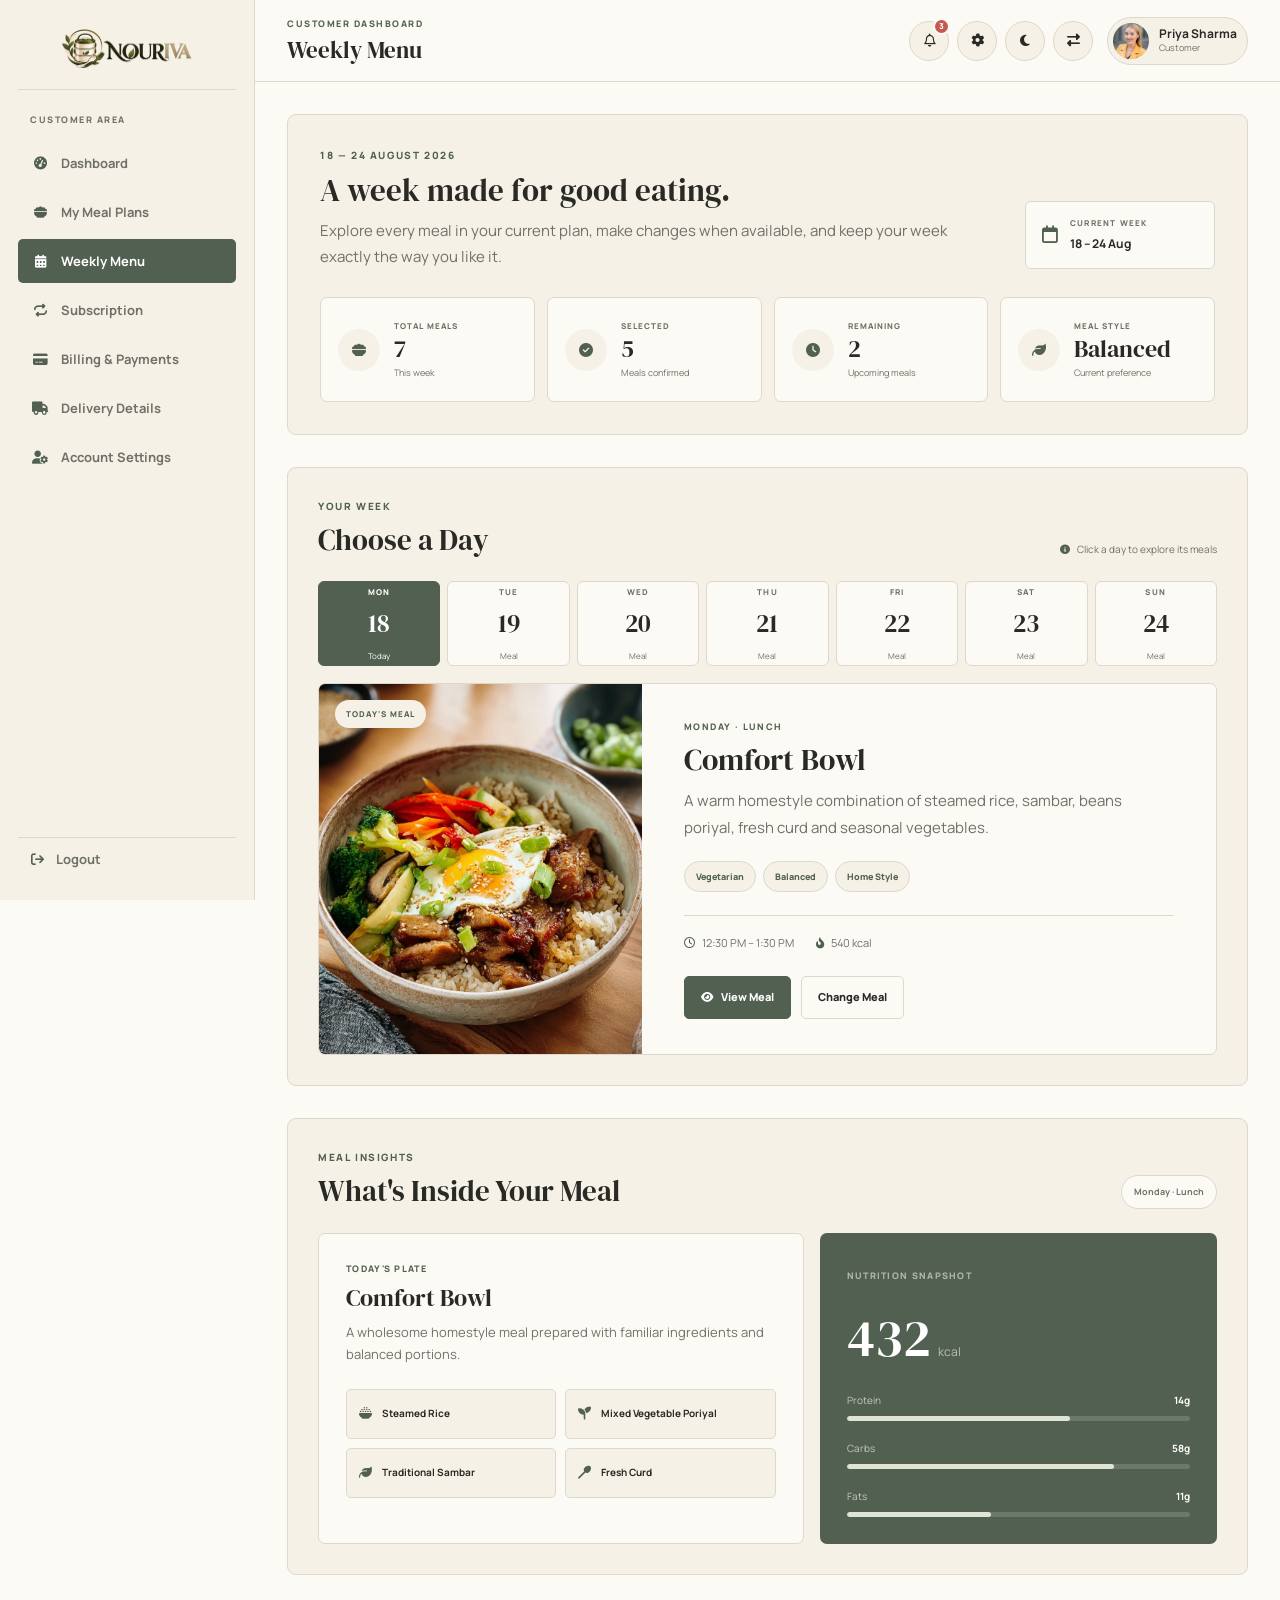
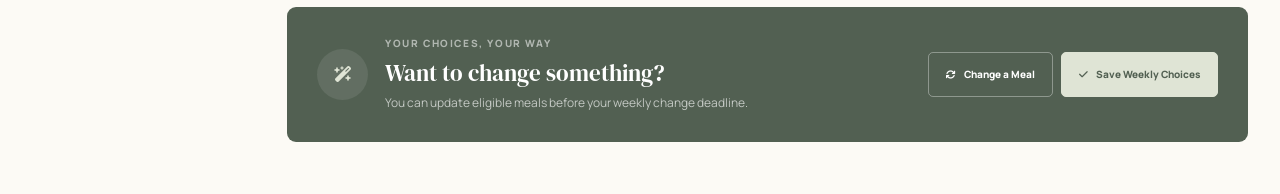
<file: d3.html>
<!DOCTYPE html>
<html lang="en">

<head>
    <meta charset="UTF-8">

    <!-- Responsive -->
    <meta name="viewport" content="width=device-width, initial-scale=1.0">

    <!-- SEO -->
    <meta name="description" content="NOURIVA - Home-cooked tiffin and meal subscription service.">
    <meta name="keywords" content="tiffin, meal subscription, home cooked meals, food delivery">
    <meta name="author" content="NOURIVA">

    <!-- Page Title -->
    <title>NOURIVA</title>

    <!-- Favicon -->
    <link rel="icon" type="image/png" href="images/favicon.png">

    <!-- Google Fonts -->
    <link rel="preconnect" href="https://fonts.googleapis.com">
    <link rel="preconnect" href="https://fonts.gstatic.com" crossorigin>

    <!-- Heading: DM Serif Display | Body: Manrope -->
    <link
        href="https://fonts.googleapis.com/css2?family=DM+Serif+Display&family=Manrope:wght@400;500;600;700;800&display=swap"
        rel="stylesheet">

    <!-- Bootstrap -->
    <link href="https://cdn.jsdelivr.net/npm/bootstrap@5.3.3/dist/css/bootstrap.min.css" rel="stylesheet">

    <!-- Font Awesome -->
    <link rel="stylesheet" href="https://cdnjs.cloudflare.com/ajax/libs/font-awesome/6.7.2/css/all.min.css">

    <!-- Main CSS -->
    <link rel="stylesheet" href="css/dashboard.css">

</head>

<body>

    <!-- =========================================
     NOURIVA CUSTOMER DASHBOARD
========================================= -->

    <div class="nouriva-dashboard-layout">


        <!-- =========================================
         FIXED SIDEBAR
    ========================================== -->

        <aside class="nouriva-dashboard-sidebar">

            <!-- Mobile Sidebar Close -->

            <button type="button" class="nouriva-dashboard-sidebar-close" id="dashboard-sidebar-close"
                aria-label="Close dashboard menu">

                <i class="fa-solid fa-xmark"></i>

            </button>

            <!-- Logo -->

            <a href="index.html" class="nouriva-dashboard-logo">

                <img src="images/logo.png" alt="Nouriva">

            </a>


            <!-- Sidebar Navigation -->

            <nav class="nouriva-dashboard-nav">

                <span class="nouriva-dashboard-nav-label">
                    CUSTOMER AREA
                </span>


                <!-- Dashboard -->

                <a href="dashboard.html" class="nouriva-dashboard-nav-link">

                    <i class="fa-solid fa-gauge-high"></i>

                    <span>
                        Dashboard
                    </span>

                </a>


                <!-- Meal Plans -->

                <a href="d2.html" class="nouriva-dashboard-nav-link">

                    <i class="fa-solid fa-bowl-food"></i>

                    <span>
                        My Meal Plans
                    </span>

                </a>


                <!-- Weekly Menu -->

                <a href="d3.html" class="nouriva-dashboard-nav-link active">

                    <i class="fa-solid fa-calendar-days"></i>

                    <span>
                        Weekly Menu
                    </span>

                </a>


                <!-- Subscription -->

                <a href="d4.html" class="nouriva-dashboard-nav-link">

                    <i class="fa-solid fa-repeat"></i>

                    <span>
                        Subscription
                    </span>

                </a>


                <!-- Billing -->

                <a href="d5.html" class="nouriva-dashboard-nav-link">

                    <i class="fa-solid fa-credit-card"></i>

                    <span>
                        Billing &amp; Payments
                    </span>

                </a>


                <!-- Delivery -->

                <a href="d6.html" class="nouriva-dashboard-nav-link">

                    <i class="fa-solid fa-truck"></i>

                    <span>
                        Delivery Details
                    </span>

                </a>


                <!-- Settings -->

                <a href="d7.html" class="nouriva-dashboard-nav-link">

                    <i class="fa-solid fa-user-gear"></i>

                    <span>
                        Account Settings
                    </span>

                </a>

                </nav>

                <!-- Mobile Sidebar Profile -->

                <div class="nouriva-dashboard-sidebar-mobile">

                    <div class="nouriva-sidebar-quick-actions">

                        <button type="button" class="nouriva-sidebar-quick-action"
                            aria-label="Notifications">

                            <i class="fa-regular fa-bell"></i>

                            <span class="nouriva-sidebar-action-badge">
                                3
                            </span>

                            <span class="nouriva-sidebar-quick-action-label">
                                Notification
                            </span>

                        </button>

                        <button type="button" class="nouriva-sidebar-quick-action"
                            aria-label="Settings">

                            <i class="fa-solid fa-gear"></i>

                            <span class="nouriva-sidebar-quick-action-label">
                                Settings
                            </span>

                        </button>

                        <button type="button" class="nouriva-sidebar-quick-action"
                            data-dashboard-action="theme"
                            aria-label="Toggle dark mode"
                            aria-pressed="false">

                            <i class="fa-solid fa-moon"></i>

                            <span class="nouriva-sidebar-quick-action-label">
                                Dark Mode
                            </span>

                        </button>

                        <button type="button" class="nouriva-sidebar-quick-action"
                            data-dashboard-action="rtl"
                            aria-label="Toggle RTL"
                            aria-pressed="false">

                            <i class="fa-solid fa-right-left"></i>

                            <span class="nouriva-sidebar-quick-action-label">
                                RTL Mode
                            </span>

                        </button>

                    </div>

                    <div class="nouriva-dashboard-sidebar-divider"></div>

                    <div class="nouriva-dashboard-sidebar-profile">

                        <div class="nouriva-dashboard-sidebar-avatar">

                            <img src="images/customer-profile.jpg" alt="Priya Sharma">

                        </div>

                        <div class="nouriva-dashboard-sidebar-profile-info">

                            <strong>
                                Priya Sharma
                            </strong>

                            <span>
                                Customer
                            </span>

                        </div>

                    </div>

                </div>


            <!-- Sidebar Bottom -->

            <div class="nouriva-dashboard-sidebar-bottom">

                <a href="login.html" class="nouriva-dashboard-logout">

                    <i class="fa-solid fa-arrow-right-from-bracket"></i>

                    <span>
                        Logout
                    </span>

                </a>

            </div>

        </aside>

        <div class="nouriva-dashboard-sidebar-overlay" id="dashboard-sidebar-overlay">
        </div>

        <!-- =========================================
         MAIN AREA
    ========================================== -->

        <div class="nouriva-dashboard-main">


            <!-- =====================================
             TOP HEADER
        ====================================== -->

            <header class="nouriva-dashboard-header">


                <!-- Mobile Menu Toggle -->

                <button type="button" class="nouriva-dashboard-menu-toggle" id="dashboard-menu-toggle"
                    aria-label="Open dashboard menu" aria-expanded="false">

                    <i class="fa-solid fa-bars"></i>

                </button>


                <!-- Left -->

                <div class="nouriva-dashboard-header-left">

                    <span>
                        CUSTOMER DASHBOARD
                    </span>

                    <h1>
                        Weekly Menu
                    </h1>

                </div>


                <!-- Right -->

                <div class="nouriva-dashboard-header-right">


                    <!-- Notification -->

                    <button type="button" class="nouriva-dashboard-header-icon nouriva-notification-button"
                        aria-label="Notifications">

                        <i class="fa-regular fa-bell"></i>

                        <span class="nouriva-notification-badge">
                            3
                        </span>

                    </button>

                    <!-- Settings -->

                    <button type="button" class="nouriva-dashboard-header-icon" aria-label="Settings">

                        <i class="fa-solid fa-gear"></i>

                    </button>


                    <!-- Dark Mode -->

                    <button type="button" class="nouriva-dashboard-header-icon" id="dashboard-theme-toggle"
                        aria-label="Toggle dark mode">

                        <i class="fa-solid fa-moon"></i>

                    </button>


                    <!-- RTL -->

                    <button type="button" class="nouriva-dashboard-header-icon" id="dashboard-rtl-toggle"
                        aria-label="Toggle RTL">

                        <i class="fa-solid fa-right-left"></i>

                    </button>


                    <!-- Customer Profile -->

                    <button type="button" class="nouriva-dashboard-profile">

                        <div class="nouriva-dashboard-avatar">

                            <img src="images/customer-profile.jpg" alt="Priya Sharma">

                        </div>

                        <div class="nouriva-dashboard-profile-info">

                            <strong>
                                Priya Sharma
                            </strong>

                            <span>
                                Customer
                            </span>

                        </div>

                    </button>

                </div>

            </header>



            <main class="nouriva-dashboard-content">

                <!-- =================================================
                 SECTION 01
                 WEEK OVERVIEW
            ================================================== -->

                <section class="weekly-menu-overview">


                    <div class="weekly-overview-intro">

                        <div>

                            <span>
                                18 — 24 AUGUST 2026
                            </span>

                            <h2>
                                A week made for good eating.
                            </h2>

                            <p>
                                Explore every meal in your current plan,
                                make changes when available, and keep
                                your week exactly the way you like it.
                            </p>

                        </div>


                        <div class="weekly-overview-week">

                            <i class="fa-regular fa-calendar"></i>

                            <div>

                                <span>
                                    CURRENT WEEK
                                </span>

                                <strong>
                                    18 – 24 Aug
                                </strong>

                            </div>

                        </div>

                    </div>


                    <div class="weekly-overview-stats">


                        <div class="weekly-stat-card">

                            <div class="weekly-stat-icon">

                                <i class="fa-solid fa-bowl-food"></i>

                            </div>

                            <div>

                                <span>
                                    TOTAL MEALS
                                </span>

                                <strong>
                                    7
                                </strong>

                                <small>
                                    This week
                                </small>

                            </div>

                        </div>


                        <div class="weekly-stat-card">

                            <div class="weekly-stat-icon">

                                <i class="fa-solid fa-circle-check"></i>

                            </div>

                            <div>

                                <span>
                                    SELECTED
                                </span>

                                <strong>
                                    5
                                </strong>

                                <small>
                                    Meals confirmed
                                </small>

                            </div>

                        </div>


                        <div class="weekly-stat-card">

                            <div class="weekly-stat-icon">

                                <i class="fa-solid fa-clock"></i>

                            </div>

                            <div>

                                <span>
                                    REMAINING
                                </span>

                                <strong>
                                    2
                                </strong>

                                <small>
                                    Upcoming meals
                                </small>

                            </div>

                        </div>


                        <div class="weekly-stat-card">

                            <div class="weekly-stat-icon">

                                <i class="fa-solid fa-leaf"></i>

                            </div>

                            <div>

                                <span>
                                    MEAL STYLE
                                </span>

                                <strong>
                                    Balanced
                                </strong>

                                <small>
                                    Current preference
                                </small>

                            </div>

                        </div>

                    </div>

                </section>



                <!-- =================================================
                 SECTION 02
                 INTERACTIVE WEEKLY CALENDAR
            ================================================== -->

                <section class="weekly-menu-calendar">


                    <div class="weekly-calendar-heading">

                        <div>

                            <span>
                                YOUR WEEK
                            </span>

                            <h2>
                                Choose a Day
                            </h2>

                        </div>


                        <div class="weekly-calendar-note">

                            <i class="fa-solid fa-circle-info"></i>

                            Click a day to explore its meals

                        </div>

                    </div>



                    <!-- Day Navigation -->

                    <div class="weekly-day-navigation">


                        <button type="button" class="weekly-day-button active" data-day="monday">

                            <span>
                                MON
                            </span>

                            <strong>
                                18
                            </strong>

                            <small>
                                Today
                            </small>

                        </button>


                        <button type="button" class="weekly-day-button" data-day="tuesday">

                            <span>
                                TUE
                            </span>

                            <strong>
                                19
                            </strong>

                            <small>
                                Meal
                            </small>

                        </button>


                        <button type="button" class="weekly-day-button" data-day="wednesday">

                            <span>
                                WED
                            </span>

                            <strong>
                                20
                            </strong>

                            <small>
                                Meal
                            </small>

                        </button>


                        <button type="button" class="weekly-day-button" data-day="thursday">

                            <span>
                                THU
                            </span>

                            <strong>
                                21
                            </strong>

                            <small>
                                Meal
                            </small>

                        </button>


                        <button type="button" class="weekly-day-button" data-day="friday">

                            <span>
                                FRI
                            </span>

                            <strong>
                                22
                            </strong>

                            <small>
                                Meal
                            </small>

                        </button>


                        <button type="button" class="weekly-day-button" data-day="saturday">

                            <span>
                                SAT
                            </span>

                            <strong>
                                23
                            </strong>

                            <small>
                                Meal
                            </small>

                        </button>


                        <button type="button" class="weekly-day-button" data-day="sunday">

                            <span>
                                SUN
                            </span>

                            <strong>
                                24
                            </strong>

                            <small>
                                Meal
                            </small>

                        </button>

                    </div>



                    <!-- Day Content -->

                    <div class="weekly-day-content">


                        <!-- MONDAY -->

                        <div class="weekly-day-panel active" data-day-panel="monday">


                            <div class="weekly-day-image">

                                <img src="images/meal-menu-1.jpg" alt="Monday meal">

                                <span>
                                    TODAY'S MEAL
                                </span>

                            </div>


                            <div class="weekly-day-details">

                                <span>
                                    MONDAY · LUNCH
                                </span>

                                <h3>
                                    Comfort Bowl
                                </h3>

                                <p>
                                    A warm homestyle combination of
                                    steamed rice, sambar, beans poriyal,
                                    fresh curd and seasonal vegetables.
                                </p>


                                <div class="weekly-meal-tags">

                                    <span>
                                        Vegetarian
                                    </span>

                                    <span>
                                        Balanced
                                    </span>

                                    <span>
                                        Home Style
                                    </span>

                                </div>


                                <div class="weekly-meal-meta">

                                    <div>

                                        <i class="fa-regular fa-clock"></i>

                                        <span>
                                            12:30 PM – 1:30 PM
                                        </span>

                                    </div>


                                    <div>

                                        <i class="fa-solid fa-fire-flame-curved"></i>

                                        <span>
                                            540 kcal
                                        </span>

                                    </div>

                                </div>


                                <div class="weekly-meal-actions">

                                    <button type="button" class="weekly-primary-action">

                                        <i class="fa-solid fa-eye"></i>

                                        View Meal

                                    </button>


                                    <button type="button" class="weekly-secondary-action">

                                        Change Meal

                                    </button>

                                </div>

                            </div>

                        </div>



                        <!-- TUESDAY -->

                        <div class="weekly-day-panel" data-day-panel="tuesday">


                            <div class="weekly-day-image">

                                <img src="images/meal-menu-2.jpg" alt="Tuesday meal">

                            </div>


                            <div class="weekly-day-details">

                                <span>
                                    TUESDAY · LUNCH
                                </span>

                                <h3>
                                    Homestyle Thali
                                </h3>

                                <p>
                                    Soft chapati, dal, vegetable curry,
                                    steamed rice and a fresh seasonal salad.
                                </p>


                                <div class="weekly-meal-tags">

                                    <span>
                                        Vegetarian
                                    </span>

                                    <span>
                                        Balanced
                                    </span>

                                </div>


                                <div class="weekly-meal-meta">

                                    <div>

                                        <i class="fa-regular fa-clock"></i>

                                        <span>
                                            12:30 PM – 1:30 PM
                                        </span>

                                    </div>


                                    <div>

                                        <i class="fa-solid fa-fire-flame-curved"></i>

                                        <span>
                                            560 kcal
                                        </span>

                                    </div>

                                </div>


                                <div class="weekly-meal-actions">

                                    <button type="button" class="weekly-primary-action">

                                        <i class="fa-solid fa-eye"></i>

                                        View Meal

                                    </button>

                                    <button type="button" class="weekly-secondary-action">

                                        Change Meal

                                    </button>

                                </div>

                            </div>

                        </div>



                        <!-- WEDNESDAY -->

                        <div class="weekly-day-panel" data-day-panel="wednesday">


                            <div class="weekly-day-image">

                                <img src="images/meal-menu-3.jpg" alt="Wednesday meal">

                            </div>


                            <div class="weekly-day-details">

                                <span>
                                    WEDNESDAY · LUNCH
                                </span>

                                <h3>
                                    Protein Plate
                                </h3>

                                <p>
                                    Steamed rice, grilled paneer, dal,
                                    mixed vegetables and cooling curd.
                                </p>


                                <div class="weekly-meal-tags">

                                    <span>
                                        High Protein
                                    </span>

                                    <span>
                                        Vegetarian
                                    </span>

                                </div>


                                <div class="weekly-meal-meta">

                                    <div>

                                        <i class="fa-regular fa-clock"></i>

                                        <span>
                                            12:30 PM – 1:30 PM
                                        </span>

                                    </div>


                                    <div>

                                        <i class="fa-solid fa-fire-flame-curved"></i>

                                        <span>
                                            590 kcal
                                        </span>

                                    </div>

                                </div>


                                <div class="weekly-meal-actions">

                                    <button type="button" class="weekly-primary-action">

                                        <i class="fa-solid fa-eye"></i>

                                        View Meal

                                    </button>

                                    <button type="button" class="weekly-secondary-action">

                                        Change Meal

                                    </button>

                                </div>

                            </div>

                        </div>



                        <!-- THURSDAY -->

                        <div class="weekly-day-panel" data-day-panel="thursday">


                            <div class="weekly-day-image">

                                <img src="images/meal-menu-4.jpg" alt="Thursday meal">

                            </div>


                            <div class="weekly-day-details">

                                <span>
                                    THURSDAY · LUNCH
                                </span>

                                <h3>
                                    Lemon Rice Bowl
                                </h3>

                                <p>
                                    Fragrant lemon rice, vegetable kootu,
                                    a crisp seasonal side and fresh curd.
                                </p>


                                <div class="weekly-meal-tags">

                                    <span>
                                        Vegetarian
                                    </span>

                                    <span>
                                        Fresh
                                    </span>

                                </div>


                                <div class="weekly-meal-meta">

                                    <div>

                                        <i class="fa-regular fa-clock"></i>

                                        <span>
                                            12:30 PM – 1:30 PM
                                        </span>

                                    </div>


                                    <div>

                                        <i class="fa-solid fa-fire-flame-curved"></i>

                                        <span>
                                            510 kcal
                                        </span>

                                    </div>

                                </div>


                                <div class="weekly-meal-actions">

                                    <button type="button" class="weekly-primary-action">

                                        <i class="fa-solid fa-eye"></i>

                                        View Meal

                                    </button>

                                    <button type="button" class="weekly-secondary-action">

                                        Change Meal

                                    </button>

                                </div>

                            </div>

                        </div>



                        <!-- FRIDAY -->

                        <div class="weekly-day-panel" data-day-panel="friday">


                            <div class="weekly-day-image">

                                <img src="images/meal-menu-5.jpg" alt="Friday meal">

                            </div>


                            <div class="weekly-day-details">

                                <span>
                                    FRIDAY · LUNCH
                                </span>

                                <h3>
                                    Friday Special
                                </h3>

                                <p>
                                    Chef's special curry with steamed rice,
                                    vegetable poriyal, rasam and dessert.
                                </p>


                                <div class="weekly-meal-tags">

                                    <span>
                                        Chef's Pick
                                    </span>

                                    <span>
                                        Special
                                    </span>

                                </div>


                                <div class="weekly-meal-meta">

                                    <div>

                                        <i class="fa-regular fa-clock"></i>

                                        <span>
                                            12:30 PM – 1:30 PM
                                        </span>

                                    </div>


                                    <div>

                                        <i class="fa-solid fa-fire-flame-curved"></i>

                                        <span>
                                            620 kcal
                                        </span>

                                    </div>

                                </div>


                                <div class="weekly-meal-actions">

                                    <button type="button" class="weekly-primary-action">

                                        <i class="fa-solid fa-eye"></i>

                                        View Meal

                                    </button>

                                    <button type="button" class="weekly-secondary-action">

                                        Change Meal

                                    </button>

                                </div>

                            </div>

                        </div>



                        <!-- SATURDAY -->

                        <div class="weekly-day-panel" data-day-panel="saturday">


                            <div class="weekly-day-image">

                                <img src="images/menu-saturday.jpg" alt="Saturday meal">

                            </div>


                            <div class="weekly-day-details">

                                <span>
                                    SATURDAY · LUNCH
                                </span>

                                <h3>
                                    Weekend Comfort
                                </h3>

                                <p>
                                    A relaxed weekend plate built around
                                    seasonal ingredients and familiar flavours.
                                </p>


                                <div class="weekly-meal-tags">

                                    <span>
                                        Weekend
                                    </span>

                                    <span>
                                        Balanced
                                    </span>

                                </div>


                                <div class="weekly-meal-meta">

                                    <div>

                                        <i class="fa-regular fa-clock"></i>

                                        <span>
                                            12:30 PM – 1:30 PM
                                        </span>

                                    </div>


                                    <div>

                                        <i class="fa-solid fa-fire-flame-curved"></i>

                                        <span>
                                            570 kcal
                                        </span>

                                    </div>

                                </div>


                                <div class="weekly-meal-actions">

                                    <button type="button" class="weekly-primary-action">

                                        <i class="fa-solid fa-eye"></i>

                                        View Meal

                                    </button>

                                    <button type="button" class="weekly-secondary-action">

                                        Change Meal

                                    </button>

                                </div>

                            </div>

                        </div>



                        <!-- SUNDAY -->

                        <div class="weekly-day-panel" data-day-panel="sunday">


                            <div class="weekly-day-image">

                                <img src="images/menu-sunday.jpg" alt="Sunday meal">

                            </div>


                            <div class="weekly-day-details">

                                <span>
                                    SUNDAY · LUNCH
                                </span>

                                <h3>
                                    Sunday Family Meal
                                </h3>

                                <p>
                                    A comforting Sunday spread created
                                    for a slower and more enjoyable meal.
                                </p>


                                <div class="weekly-meal-tags">

                                    <span>
                                        Weekend Special
                                    </span>

                                    <span>
                                        Chef's Pick
                                    </span>

                                </div>


                                <div class="weekly-meal-meta">

                                    <div>

                                        <i class="fa-regular fa-clock"></i>

                                        <span>
                                            12:30 PM – 1:30 PM
                                        </span>

                                    </div>


                                    <div>

                                        <i class="fa-solid fa-fire-flame-curved"></i>

                                        <span>
                                            640 kcal
                                        </span>

                                    </div>

                                </div>


                                <div class="weekly-meal-actions">

                                    <button type="button" class="weekly-primary-action">

                                        <i class="fa-solid fa-eye"></i>

                                        View Meal

                                    </button>

                                    <button type="button" class="weekly-secondary-action">

                                        Change Meal

                                    </button>

                                </div>

                            </div>

                        </div>

                    </div>

                </section>



                <!-- =================================================
                 SECTION 03
                 MEAL DETAILS / NUTRITION
            ================================================== -->

                <section class="weekly-nutrition-section">


                    <div class="weekly-nutrition-heading">

                        <div>

                            <span>
                                MEAL INSIGHTS
                            </span>

                            <h2>
                                What's Inside Your Meal
                            </h2>

                        </div>

                        <span class="weekly-nutrition-day">
                            Monday · Lunch
                        </span>

                    </div>


                    <div class="weekly-nutrition-layout">


                        <!-- Ingredients -->

                        <div class="weekly-ingredients-panel">

                            <div class="weekly-detail-label">
                                TODAY'S PLATE
                            </div>

                            <h3>
                                Comfort Bowl
                            </h3>

                            <p>
                                A wholesome homestyle meal prepared
                                with familiar ingredients and balanced
                                portions.
                            </p>


                            <div class="weekly-ingredient-list">

                                <div>

                                    <i class="fa-solid fa-bowl-rice"></i>

                                    <span>
                                        Steamed Rice
                                    </span>

                                </div>


                                <div>

                                    <i class="fa-solid fa-seedling"></i>

                                    <span>
                                        Mixed Vegetable Poriyal
                                    </span>

                                </div>


                                <div>

                                    <i class="fa-solid fa-leaf"></i>

                                    <span>
                                        Traditional Sambar
                                    </span>

                                </div>


                                <div>

                                    <i class="fa-solid fa-spoon"></i>

                                    <span>
                                        Fresh Curd
                                    </span>

                                </div>

                            </div>

                        </div>



                        <!-- Nutrition -->

                        <div class="weekly-nutrition-card">

                            <span>
                                NUTRITION SNAPSHOT
                            </span>

                            <div class="weekly-nutrition-main">

                                <strong>
                                    540
                                </strong>

                                <small>
                                    kcal
                                </small>

                            </div>


                            <div class="weekly-nutrition-bars">


                                <div>

                                    <div>

                                        <span>
                                            Protein
                                        </span>

                                        <strong>
                                            18g
                                        </strong>

                                    </div>

                                    <div class="nutrition-bar">

                                        <span style="width: 65%;"></span>

                                    </div>

                                </div>


                                <div>

                                    <div>

                                        <span>
                                            Carbs
                                        </span>

                                        <strong>
                                            72g
                                        </strong>

                                    </div>

                                    <div class="nutrition-bar">

                                        <span style="width: 78%;"></span>

                                    </div>

                                </div>


                                <div>

                                    <div>

                                        <span>
                                            Fats
                                        </span>

                                        <strong>
                                            14g
                                        </strong>

                                    </div>

                                    <div class="nutrition-bar">

                                        <span style="width: 42%;"></span>

                                    </div>

                                </div>

                            </div>

                        </div>

                    </div>

                </section>



                <!-- =================================================
                 SECTION 04
                 WEEKLY ACTIONS
            ================================================== -->

                <section class="weekly-menu-actions-section">


                    <div class="weekly-actions-content">

                        <div class="weekly-actions-icon">

                            <i class="fa-solid fa-wand-magic-sparkles"></i>

                        </div>


                        <div>

                            <span>
                                YOUR CHOICES, YOUR WAY
                            </span>

                            <h2>
                                Want to change something?
                            </h2>

                            <p>
                                You can update eligible meals before
                                your weekly change deadline.
                            </p>

                        </div>

                    </div>


                    <div class="weekly-actions-buttons">

                        <button type="button" id="weekly-change-meal">

                            <i class="fa-solid fa-arrows-rotate"></i>

                            Change a Meal

                        </button>


                        <button type="button" id="weekly-save-menu">

                            <i class="fa-solid fa-check"></i>

                            Save Weekly Choices

                        </button>

                    </div>

                </section>


            </main>

        </div>

    </div>


    <!-- Main JS -->
    <script src="js/animations.js"></script>
    <script src="js/dashboard.js"></script>

</body>

</html>
</file>
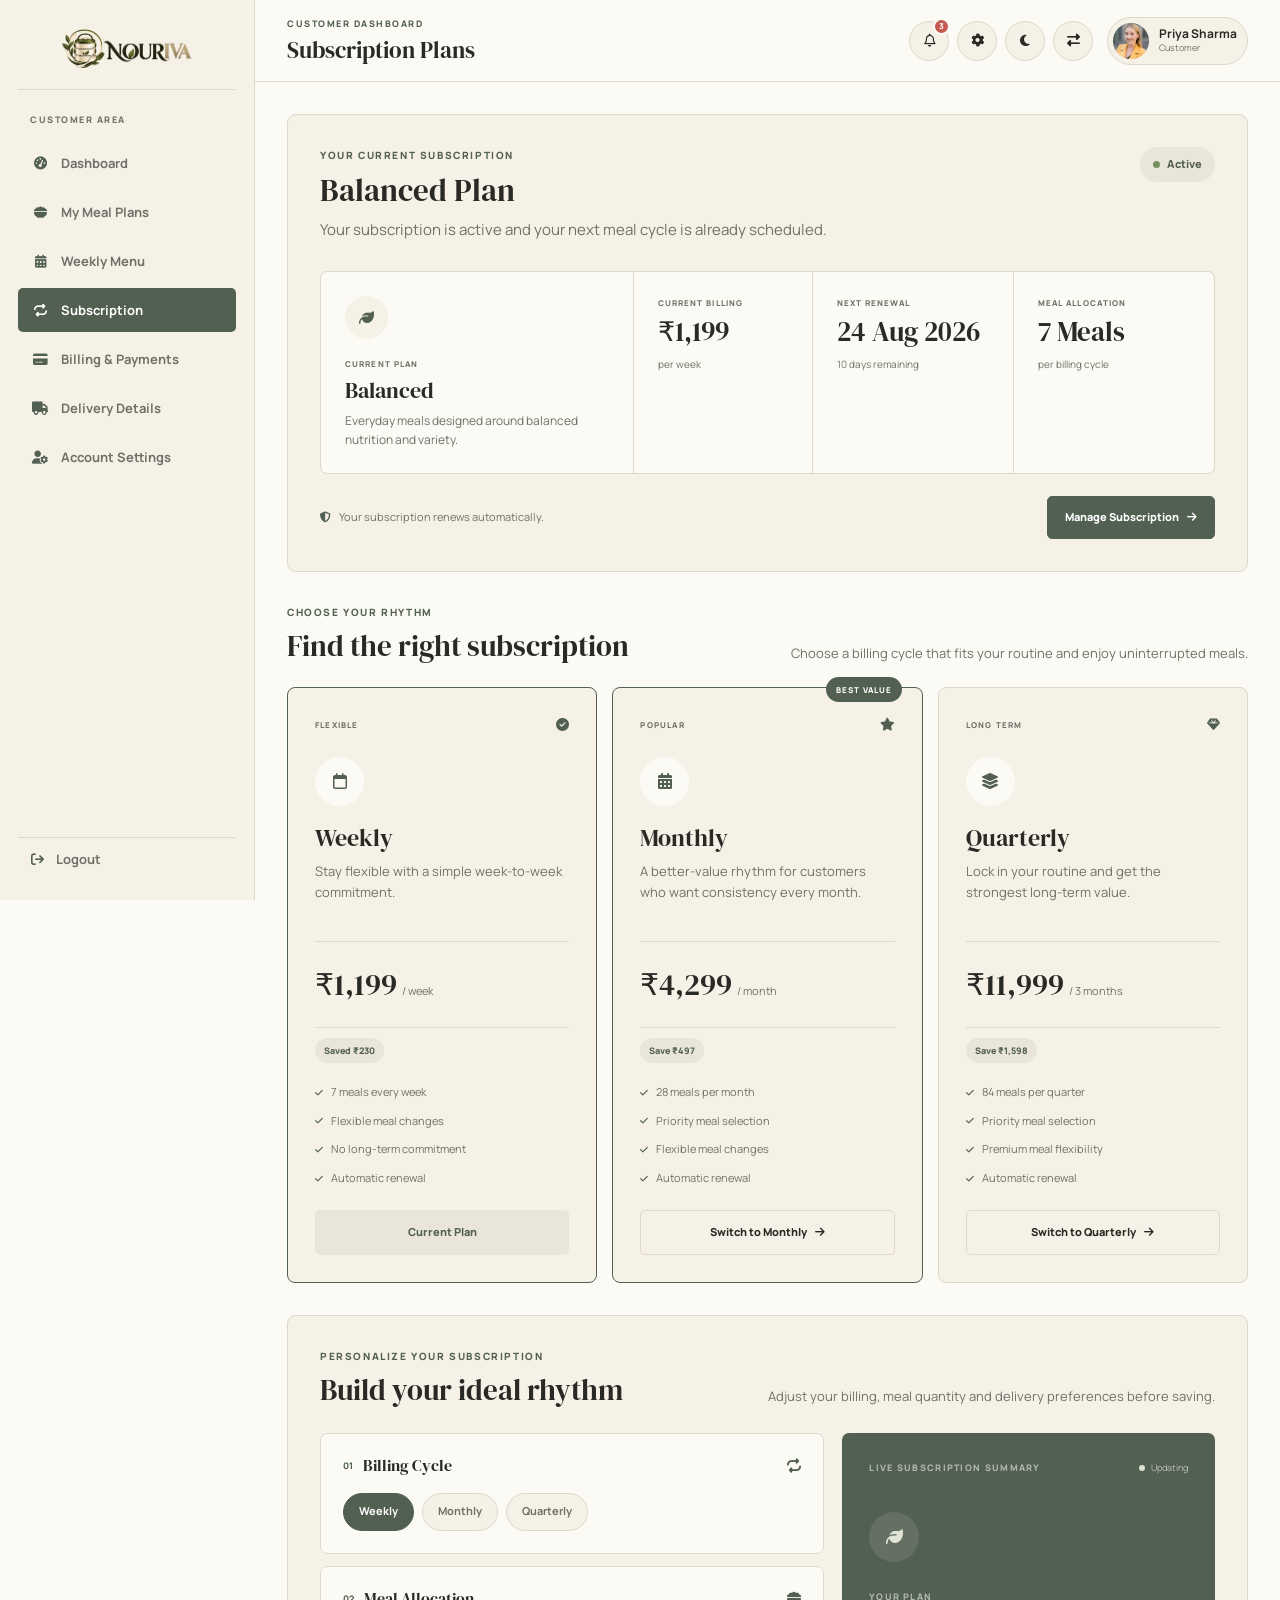
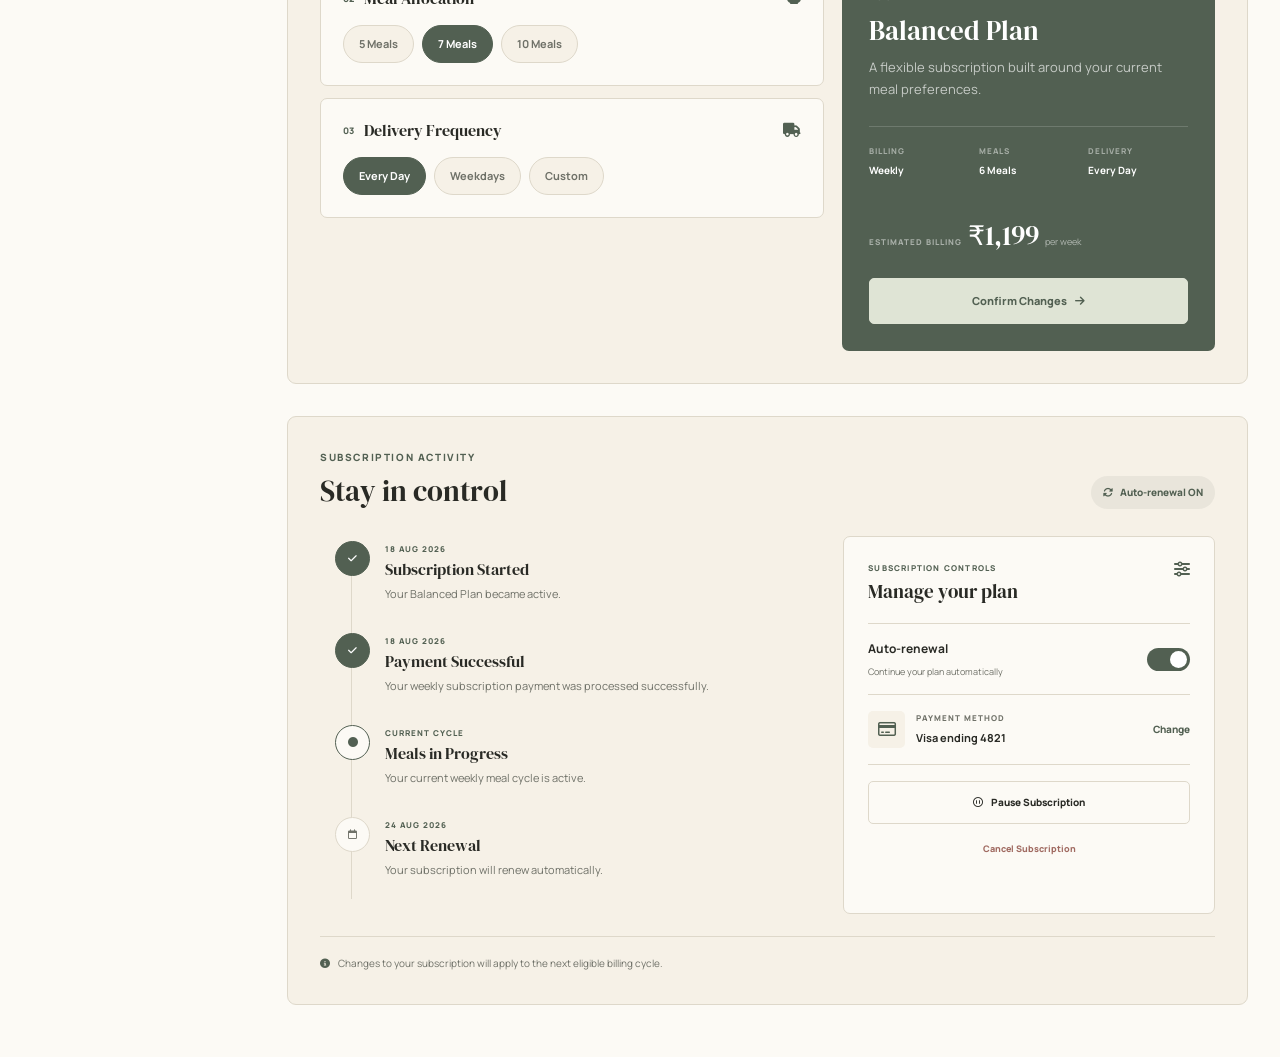
<file: d4.html>
<!DOCTYPE html>
<html lang="en">

<head>
    <meta charset="UTF-8">

    <!-- Responsive -->
    <meta name="viewport" content="width=device-width, initial-scale=1.0">

    <!-- SEO -->
    <meta name="description" content="NOURIVA - Home-cooked tiffin and meal subscription service.">
    <meta name="keywords" content="tiffin, meal subscription, home cooked meals, food delivery">
    <meta name="author" content="NOURIVA">

    <!-- Page Title -->
    <title>NOURIVA</title>

    <!-- Favicon -->
    <link rel="icon" type="image/png" href="images/favicon.png">

    <!-- Google Fonts -->
    <link rel="preconnect" href="https://fonts.googleapis.com">
    <link rel="preconnect" href="https://fonts.gstatic.com" crossorigin>

    <!-- Heading: DM Serif Display | Body: Manrope -->
    <link
        href="https://fonts.googleapis.com/css2?family=DM+Serif+Display&family=Manrope:wght@400;500;600;700;800&display=swap"
        rel="stylesheet">

    <!-- Bootstrap -->
    <link href="https://cdn.jsdelivr.net/npm/bootstrap@5.3.3/dist/css/bootstrap.min.css" rel="stylesheet">

    <!-- Font Awesome -->
    <link rel="stylesheet" href="https://cdnjs.cloudflare.com/ajax/libs/font-awesome/6.7.2/css/all.min.css">

    <!-- Main CSS -->
    <link rel="stylesheet" href="css/dashboard.css">

</head>

<body>

    <!-- =========================================
     NOURIVA CUSTOMER DASHBOARD
========================================= -->

    <div class="nouriva-dashboard-layout">


        <!-- =========================================
         FIXED SIDEBAR
    ========================================== -->

        <aside class="nouriva-dashboard-sidebar">

            <!-- Mobile Sidebar Close -->

            <button type="button" class="nouriva-dashboard-sidebar-close" id="dashboard-sidebar-close"
                aria-label="Close dashboard menu">

                <i class="fa-solid fa-xmark"></i>

            </button>


            <!-- Logo -->

            <a href="index.html" class="nouriva-dashboard-logo">

                <img src="images/logo.png" alt="Nouriva">

            </a>


            <!-- Sidebar Navigation -->

            <nav class="nouriva-dashboard-nav">

                <span class="nouriva-dashboard-nav-label">
                    CUSTOMER AREA
                </span>


                <!-- Dashboard -->

                <a href="dashboard.html" class="nouriva-dashboard-nav-link">

                    <i class="fa-solid fa-gauge-high"></i>

                    <span>
                        Dashboard
                    </span>

                </a>


                <!-- Meal Plans -->

                <a href="d2.html" class="nouriva-dashboard-nav-link">

                    <i class="fa-solid fa-bowl-food"></i>

                    <span>
                        My Meal Plans
                    </span>

                </a>


                <!-- Weekly Menu -->

                <a href="d3.html" class="nouriva-dashboard-nav-link">

                    <i class="fa-solid fa-calendar-days"></i>

                    <span>
                        Weekly Menu
                    </span>

                </a>


                <!-- Subscription -->

                <a href="d4.html" class="nouriva-dashboard-nav-link active">

                    <i class="fa-solid fa-repeat"></i>

                    <span>
                        Subscription
                    </span>

                </a>


                <!-- Billing -->

                <a href="d5.html" class="nouriva-dashboard-nav-link">

                    <i class="fa-solid fa-credit-card"></i>

                    <span>
                        Billing &amp; Payments
                    </span>

                </a>


                <!-- Delivery -->

                <a href="d6.html" class="nouriva-dashboard-nav-link">

                    <i class="fa-solid fa-truck"></i>

                    <span>
                        Delivery Details
                    </span>

                </a>


                <!-- Settings -->

                <a href="d7.html" class="nouriva-dashboard-nav-link">

                    <i class="fa-solid fa-user-gear"></i>

                    <span>
                        Account Settings
                    </span>

                </a>

                </nav>

                <!-- Mobile Sidebar Profile -->

                <div class="nouriva-dashboard-sidebar-mobile">

                    <div class="nouriva-sidebar-quick-actions">

                        <button type="button" class="nouriva-sidebar-quick-action"
                            aria-label="Notifications">

                            <i class="fa-regular fa-bell"></i>

                            <span class="nouriva-sidebar-action-badge">
                                3
                            </span>

                            <span class="nouriva-sidebar-quick-action-label">
                                Notification
                            </span>

                        </button>

                        <button type="button" class="nouriva-sidebar-quick-action"
                            aria-label="Settings">

                            <i class="fa-solid fa-gear"></i>

                            <span class="nouriva-sidebar-quick-action-label">
                                Settings
                            </span>

                        </button>

                        <button type="button" class="nouriva-sidebar-quick-action"
                            data-dashboard-action="theme"
                            aria-label="Toggle dark mode"
                            aria-pressed="false">

                            <i class="fa-solid fa-moon"></i>

                            <span class="nouriva-sidebar-quick-action-label">
                                Dark Mode
                            </span>

                        </button>

                        <button type="button" class="nouriva-sidebar-quick-action"
                            data-dashboard-action="rtl"
                            aria-label="Toggle RTL"
                            aria-pressed="false">

                            <i class="fa-solid fa-right-left"></i>

                            <span class="nouriva-sidebar-quick-action-label">
                                RTL Mode
                            </span>

                        </button>

                    </div>

                    <div class="nouriva-dashboard-sidebar-divider"></div>

                    <div class="nouriva-dashboard-sidebar-profile">

                        <div class="nouriva-dashboard-sidebar-avatar">

                            <img src="images/customer-profile.jpg" alt="Priya Sharma">

                        </div>

                        <div class="nouriva-dashboard-sidebar-profile-info">

                            <strong>
                                Priya Sharma
                            </strong>

                            <span>
                                Customer
                            </span>

                        </div>

                    </div>

                </div>


            <!-- Sidebar Bottom -->

            <div class="nouriva-dashboard-sidebar-bottom">

                <a href="login.html" class="nouriva-dashboard-logout">

                    <i class="fa-solid fa-arrow-right-from-bracket"></i>

                    <span>
                        Logout
                    </span>

                </a>

            </div>

        </aside>

        <div class="nouriva-dashboard-sidebar-overlay" id="dashboard-sidebar-overlay">
        </div>


        <!-- =========================================
         MAIN AREA
    ========================================== -->

        <div class="nouriva-dashboard-main">


            <!-- =====================================
             TOP HEADER
        ====================================== -->

            <header class="nouriva-dashboard-header">

                <!-- Mobile Menu Toggle -->

                <button type="button" class="nouriva-dashboard-menu-toggle" id="dashboard-menu-toggle"
                    aria-label="Open dashboard menu" aria-expanded="false">

                    <i class="fa-solid fa-bars"></i>

                </button>

                <!-- Left -->

                <div class="nouriva-dashboard-header-left">

                    <span>
                        CUSTOMER DASHBOARD
                    </span>

                    <h1>
                        Subscription Plans
                    </h1>

                </div>


                <!-- Right -->

                <div class="nouriva-dashboard-header-right">


                    <!-- Notification -->

                    <button type="button" class="nouriva-dashboard-header-icon nouriva-notification-button"
                        aria-label="Notifications">

                        <i class="fa-regular fa-bell"></i>

                        <span class="nouriva-notification-badge">
                            3
                        </span>

                    </button>

                    <!-- Settings -->

                    <button type="button" class="nouriva-dashboard-header-icon" aria-label="Settings">

                        <i class="fa-solid fa-gear"></i>

                    </button>


                    <!-- Dark Mode -->

                    <button type="button" class="nouriva-dashboard-header-icon" id="dashboard-theme-toggle"
                        aria-label="Toggle dark mode">

                        <i class="fa-solid fa-moon"></i>

                    </button>


                    <!-- RTL -->

                    <button type="button" class="nouriva-dashboard-header-icon" id="dashboard-rtl-toggle"
                        aria-label="Toggle RTL">

                        <i class="fa-solid fa-right-left"></i>

                    </button>


                    <!-- Customer Profile -->

                    <button type="button" class="nouriva-dashboard-profile">

                        <div class="nouriva-dashboard-avatar">

                            <img src="images/customer-profile.jpg" alt="Priya Sharma">

                        </div>

                        <div class="nouriva-dashboard-profile-info">

                            <strong>
                                Priya Sharma
                            </strong>

                            <span>
                                Customer
                            </span>

                        </div>

                    </button>

                </div>

            </header>



            <main class="nouriva-dashboard-content">


                <!-- =================================================
                 SECTION 01
                 CURRENT SUBSCRIPTION
            ================================================== -->

                <section class="subscription-current-section">


                    <div class="subscription-current-heading">

                        <div>

                            <span>
                                YOUR CURRENT SUBSCRIPTION
                            </span>

                            <h2>
                                Balanced Plan
                            </h2>

                            <p>
                                Your subscription is active and your
                                next meal cycle is already scheduled.
                            </p>

                        </div>


                        <div class="subscription-status">

                            <span></span>

                            Active

                        </div>

                    </div>



                    <div class="subscription-current-grid">


                        <!-- Plan -->

                        <div class="subscription-current-plan">

                            <div class="subscription-plan-icon">

                                <i class="fa-solid fa-leaf"></i>

                            </div>


                            <span>
                                CURRENT PLAN
                            </span>

                            <h3>
                                Balanced
                            </h3>

                            <p>
                                Everyday meals designed around
                                balanced nutrition and variety.
                            </p>

                        </div>



                        <!-- Price -->

                        <div class="subscription-current-price">

                            <span>
                                CURRENT BILLING
                            </span>

                            <strong>
                                ₹1,199
                            </strong>

                            <small>
                                per week
                            </small>

                        </div>



                        <!-- Renewal -->

                        <div class="subscription-renewal">

                            <span>
                                NEXT RENEWAL
                            </span>

                            <strong>
                                24 Aug 2026
                            </strong>

                            <small>
                                10 days remaining
                            </small>

                        </div>



                        <!-- Meals -->

                        <div class="subscription-meals">

                            <span>
                                MEAL ALLOCATION
                            </span>

                            <strong>
                                7 Meals
                            </strong>

                            <small>
                                per billing cycle
                            </small>

                        </div>

                    </div>



                    <div class="subscription-current-footer">

                        <div>

                            <i class="fa-solid fa-shield-halved"></i>

                            <span>
                                Your subscription renews automatically.
                            </span>

                        </div>


                        <button type="button" id="manage-subscription">

                            Manage Subscription

                            <i class="fa-solid fa-arrow-right"></i>

                        </button>

                    </div>

                </section>



                <!-- =================================================
                 SECTION 02
                 SUBSCRIPTION PLANS
            ================================================== -->

                <section class="subscription-plans-section">


                    <div class="subscription-plans-heading">

                        <div>

                            <span>
                                CHOOSE YOUR RHYTHM
                            </span>

                            <h2>
                                Find the right subscription
                            </h2>

                        </div>


                        <p>
                            Choose a billing cycle that fits your
                            routine and enjoy uninterrupted meals.
                        </p>

                    </div>



                    <div class="subscription-plan-grid">


                        <!-- WEEKLY -->

                        <article class="subscription-plan-card selected">


                            <div class="subscription-plan-card-top">

                                <span>
                                    FLEXIBLE
                                </span>

                                <i class="fa-solid fa-circle-check"></i>

                            </div>


                            <div class="subscription-card-icon">

                                <i class="fa-regular fa-calendar"></i>

                            </div>


                            <h3>
                                Weekly
                            </h3>


                            <p>
                                Stay flexible with a simple
                                week-to-week commitment.
                            </p>


                            <div class="subscription-card-price">

                                <strong>
                                    ₹1,199
                                </strong>

                                <span>
                                    / week
                                </span>

                            </div>

                            <div class="subscription-savings">

                                Saved ₹230

                            </div>

                            <ul>

                                <li>
                                    <i class="fa-solid fa-check"></i>
                                    7 meals every week
                                </li>

                                <li>
                                    <i class="fa-solid fa-check"></i>
                                    Flexible meal changes
                                </li>

                                <li>
                                    <i class="fa-solid fa-check"></i>
                                    No long-term commitment
                                </li>

                                <li>
                                    <i class="fa-solid fa-check"></i>
                                    Automatic renewal
                                </li>

                            </ul>


                            <button type="button" class="subscription-plan-button current-plan-button">

                                Current Plan

                            </button>

                        </article>



                        <!-- MONTHLY -->

                        <article class="subscription-plan-card recommended">


                            <div class="subscription-recommended-badge">

                                BEST VALUE

                            </div>


                            <div class="subscription-plan-card-top">

                                <span>
                                    POPULAR
                                </span>

                                <i class="fa-solid fa-star"></i>

                            </div>


                            <div class="subscription-card-icon">

                                <i class="fa-solid fa-calendar-days"></i>

                            </div>


                            <h3>
                                Monthly
                            </h3>


                            <p>
                                A better-value rhythm for customers
                                who want consistency every month.
                            </p>


                            <div class="subscription-card-price">

                                <strong>
                                    ₹4,299
                                </strong>

                                <span>
                                    / month
                                </span>

                            </div>


                            <div class="subscription-savings">

                                Save ₹497

                            </div>


                            <ul>

                                <li>
                                    <i class="fa-solid fa-check"></i>
                                    28 meals per month
                                </li>

                                <li>
                                    <i class="fa-solid fa-check"></i>
                                    Priority meal selection
                                </li>

                                <li>
                                    <i class="fa-solid fa-check"></i>
                                    Flexible meal changes
                                </li>

                                <li>
                                    <i class="fa-solid fa-check"></i>
                                    Automatic renewal
                                </li>

                            </ul>


                            <button type="button" class="subscription-plan-button select-plan-button"
                                data-plan="Monthly">

                                Switch to Monthly

                                <i class="fa-solid fa-arrow-right"></i>

                            </button>

                        </article>



                        <!-- QUARTERLY -->

                        <article class="subscription-plan-card">


                            <div class="subscription-plan-card-top">

                                <span>
                                    LONG TERM
                                </span>

                                <i class="fa-solid fa-gem"></i>

                            </div>


                            <div class="subscription-card-icon">

                                <i class="fa-solid fa-layer-group"></i>

                            </div>


                            <h3>
                                Quarterly
                            </h3>


                            <p>
                                Lock in your routine and get the
                                strongest long-term value.
                            </p>


                            <div class="subscription-card-price">

                                <strong>
                                    ₹11,999
                                </strong>

                                <span>
                                    / 3 months
                                </span>

                            </div>


                            <div class="subscription-savings">

                                Save ₹1,598

                            </div>


                            <ul>

                                <li>
                                    <i class="fa-solid fa-check"></i>
                                    84 meals per quarter
                                </li>

                                <li>
                                    <i class="fa-solid fa-check"></i>
                                    Priority meal selection
                                </li>

                                <li>
                                    <i class="fa-solid fa-check"></i>
                                    Premium meal flexibility
                                </li>

                                <li>
                                    <i class="fa-solid fa-check"></i>
                                    Automatic renewal
                                </li>

                            </ul>


                            <button type="button" class="subscription-plan-button select-plan-button"
                                data-plan="Quarterly">

                                Switch to Quarterly

                                <i class="fa-solid fa-arrow-right"></i>

                            </button>

                        </article>

                    </div>

                </section>



                <!-- =================================================
                 SECTION 03
                 CUSTOMIZE SUBSCRIPTION
            ================================================== -->

                <section class="subscription-customize-section">


                    <div class="subscription-customize-heading">

                        <div>

                            <span>
                                PERSONALIZE YOUR SUBSCRIPTION
                            </span>

                            <h2>
                                Build your ideal rhythm
                            </h2>

                        </div>

                        <p>
                            Adjust your billing, meal quantity and
                            delivery preferences before saving.
                        </p>

                    </div>



                    <div class="subscription-customize-layout">


                        <!-- Controls -->

                        <div class="subscription-custom-controls">


                            <!-- Billing Cycle -->

                            <div class="subscription-control-group">

                                <div class="subscription-control-title">

                                    <div>

                                        <span>
                                            01
                                        </span>

                                        <h3>
                                            Billing Cycle
                                        </h3>

                                    </div>

                                    <i class="fa-solid fa-repeat"></i>

                                </div>


                                <div class="subscription-choice-row">

                                    <button type="button" class="subscription-choice active" data-cycle="Weekly">

                                        Weekly

                                    </button>


                                    <button type="button" class="subscription-choice" data-cycle="Monthly">

                                        Monthly

                                    </button>


                                    <button type="button" class="subscription-choice" data-cycle="Quarterly">

                                        Quarterly

                                    </button>

                                </div>

                            </div>



                            <!-- Meals -->

                            <div class="subscription-control-group">

                                <div class="subscription-control-title">

                                    <div>

                                        <span>
                                            02
                                        </span>

                                        <h3>
                                            Meal Allocation
                                        </h3>

                                    </div>

                                    <i class="fa-solid fa-bowl-food"></i>

                                </div>


                                <div class="subscription-choice-row">

                                    <button type="button" class="subscription-choice" data-meals="5 Meals">

                                        5 Meals

                                    </button>


                                    <button type="button" class="subscription-choice active" data-meals="7 Meals">

                                        7 Meals

                                    </button>


                                    <button type="button" class="subscription-choice" data-meals="10 Meals">

                                        10 Meals

                                    </button>

                                </div>

                            </div>



                            <!-- Delivery -->

                            <div class="subscription-control-group">

                                <div class="subscription-control-title">

                                    <div>

                                        <span>
                                            03
                                        </span>

                                        <h3>
                                            Delivery Frequency
                                        </h3>

                                    </div>

                                    <i class="fa-solid fa-truck"></i>

                                </div>


                                <div class="subscription-choice-row">

                                    <button type="button" class="subscription-choice active" data-delivery="Every Day">

                                        Every Day

                                    </button>


                                    <button type="button" class="subscription-choice" data-delivery="Weekdays">

                                        Weekdays

                                    </button>


                                    <button type="button" class="subscription-choice" data-delivery="Custom">

                                        Custom

                                    </button>

                                </div>

                            </div>

                        </div>



                        <!-- Live Summary -->

                        <div class="subscription-live-summary">


                            <div class="subscription-summary-top">

                                <span>
                                    LIVE SUBSCRIPTION SUMMARY
                                </span>

                                <div>

                                    <span></span>

                                    Updating

                                </div>

                            </div>


                            <div class="subscription-summary-main">

                                <div class="subscription-summary-icon">

                                    <i class="fa-solid fa-leaf"></i>

                                </div>

                                <span>
                                    YOUR PLAN
                                </span>

                                <h3>
                                    Balanced Plan
                                </h3>

                                <p>
                                    A flexible subscription built around
                                    your current meal preferences.
                                </p>

                            </div>


                            <div class="subscription-summary-details">


                                <div>

                                    <span>
                                        BILLING
                                    </span>

                                    <strong id="summary-cycle">
                                        Weekly
                                    </strong>

                                </div>


                                <div>

                                    <span>
                                        MEALS
                                    </span>

                                    <strong id="summary-meals">
                                        7 Meals
                                    </strong>

                                </div>


                                <div>

                                    <span>
                                        DELIVERY
                                    </span>

                                    <strong id="summary-delivery">
                                        Every Day
                                    </strong>

                                </div>

                            </div>


                            <div class="subscription-summary-price">

                                <span>
                                    ESTIMATED BILLING
                                </span>

                                <strong id="summary-price">
                                    ₹1,199
                                </strong>

                                <small id="summary-period">
                                    per week
                                </small>

                            </div>


                            <button type="button" id="save-subscription-settings">

                                Confirm Changes

                                <i class="fa-solid fa-arrow-right"></i>

                            </button>

                        </div>

                    </div>

                </section>



                <!-- =================================================
                 SECTION 04
                 ACTIVITY & CONTROLS
            ================================================== -->

                <section class="subscription-activity-section">


                    <div class="subscription-activity-heading">

                        <div>

                            <span>
                                SUBSCRIPTION ACTIVITY
                            </span>

                            <h2>
                                Stay in control
                            </h2>

                        </div>

                        <div class="subscription-renewal-pill">

                            <i class="fa-solid fa-rotate"></i>

                            Auto-renewal ON

                        </div>

                    </div>



                    <div class="subscription-activity-layout">


                        <!-- Timeline -->

                        <div class="subscription-timeline">


                            <div class="subscription-timeline-item completed">

                                <div class="subscription-timeline-dot">

                                    <i class="fa-solid fa-check"></i>

                                </div>


                                <div>

                                    <span>
                                        18 AUG 2026
                                    </span>

                                    <h3>
                                        Subscription Started
                                    </h3>

                                    <p>
                                        Your Balanced Plan became active.
                                    </p>

                                </div>

                            </div>



                            <div class="subscription-timeline-item completed">

                                <div class="subscription-timeline-dot">

                                    <i class="fa-solid fa-check"></i>

                                </div>


                                <div>

                                    <span>
                                        18 AUG 2026
                                    </span>

                                    <h3>
                                        Payment Successful
                                    </h3>

                                    <p>
                                        Your weekly subscription payment
                                        was processed successfully.
                                    </p>

                                </div>

                            </div>



                            <div class="subscription-timeline-item current">

                                <div class="subscription-timeline-dot">

                                    <i class="fa-solid fa-circle"></i>

                                </div>


                                <div>

                                    <span>
                                        CURRENT CYCLE
                                    </span>

                                    <h3>
                                        Meals in Progress
                                    </h3>

                                    <p>
                                        Your current weekly meal cycle
                                        is active.
                                    </p>

                                </div>

                            </div>



                            <div class="subscription-timeline-item upcoming">

                                <div class="subscription-timeline-dot">

                                    <i class="fa-regular fa-calendar"></i>

                                </div>


                                <div>

                                    <span>
                                        24 AUG 2026
                                    </span>

                                    <h3>
                                        Next Renewal
                                    </h3>

                                    <p>
                                        Your subscription will renew
                                        automatically.
                                    </p>

                                </div>

                            </div>

                        </div>



                        <!-- Controls -->

                        <div class="subscription-management-card">


                            <div class="subscription-management-top">

                                <div>

                                    <span>
                                        SUBSCRIPTION CONTROLS
                                    </span>

                                    <h3>
                                        Manage your plan
                                    </h3>

                                </div>

                                <i class="fa-solid fa-sliders"></i>

                            </div>


                            <!-- Auto Renewal -->

                            <div class="subscription-toggle-row">

                                <div>

                                    <strong>
                                        Auto-renewal
                                    </strong>

                                    <span>
                                        Continue your plan automatically
                                    </span>

                                </div>


                                <label class="subscription-switch">

                                    <input type="checkbox" id="auto-renewal-toggle" checked>

                                    <span></span>

                                </label>

                            </div>


                            <!-- Payment -->

                            <div class="subscription-management-item">

                                <div>

                                    <i class="fa-regular fa-credit-card"></i>

                                </div>

                                <div>

                                    <span>
                                        PAYMENT METHOD
                                    </span>

                                    <strong>
                                        Visa ending 4821
                                    </strong>

                                </div>

                                <button type="button">

                                    Change

                                </button>

                            </div>


                            <!-- Pause -->

                            <button type="button" class="subscription-pause-button" id="pause-subscription">

                                <i class="fa-regular fa-circle-pause"></i>

                                Pause Subscription

                            </button>


                            <!-- Cancel -->

                            <button type="button" class="subscription-cancel-button" id="cancel-subscription">

                                Cancel Subscription

                            </button>


                        </div>

                    </div>


                    <div class="subscription-footer-note">

                        <i class="fa-solid fa-circle-info"></i>

                        <span>
                            Changes to your subscription will apply to
                            the next eligible billing cycle.
                        </span>

                    </div>

                </section>


            </main>

        </div>

    </div>


    <!-- Main JS -->
    <script src="js/animations.js"></script>
    <script src="js/dashboard.js"></script>

</body>

</html>
</file>
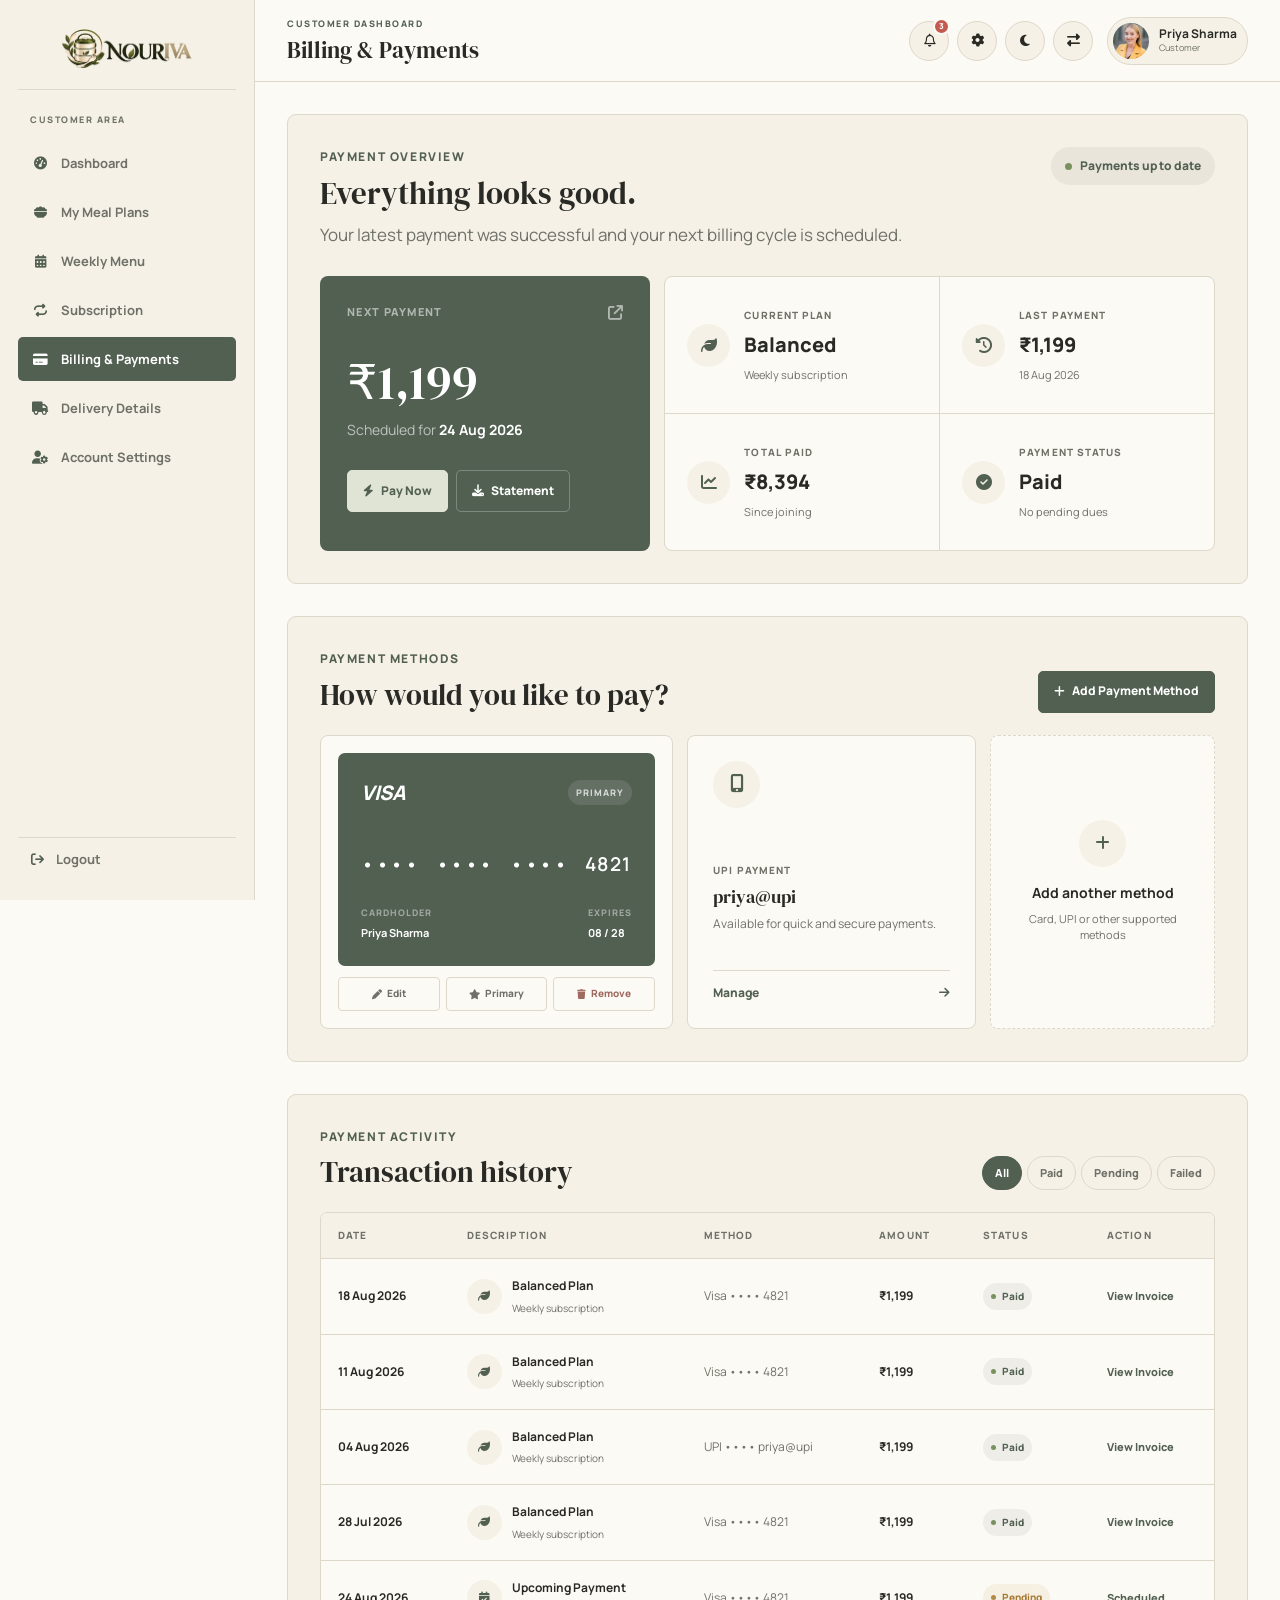
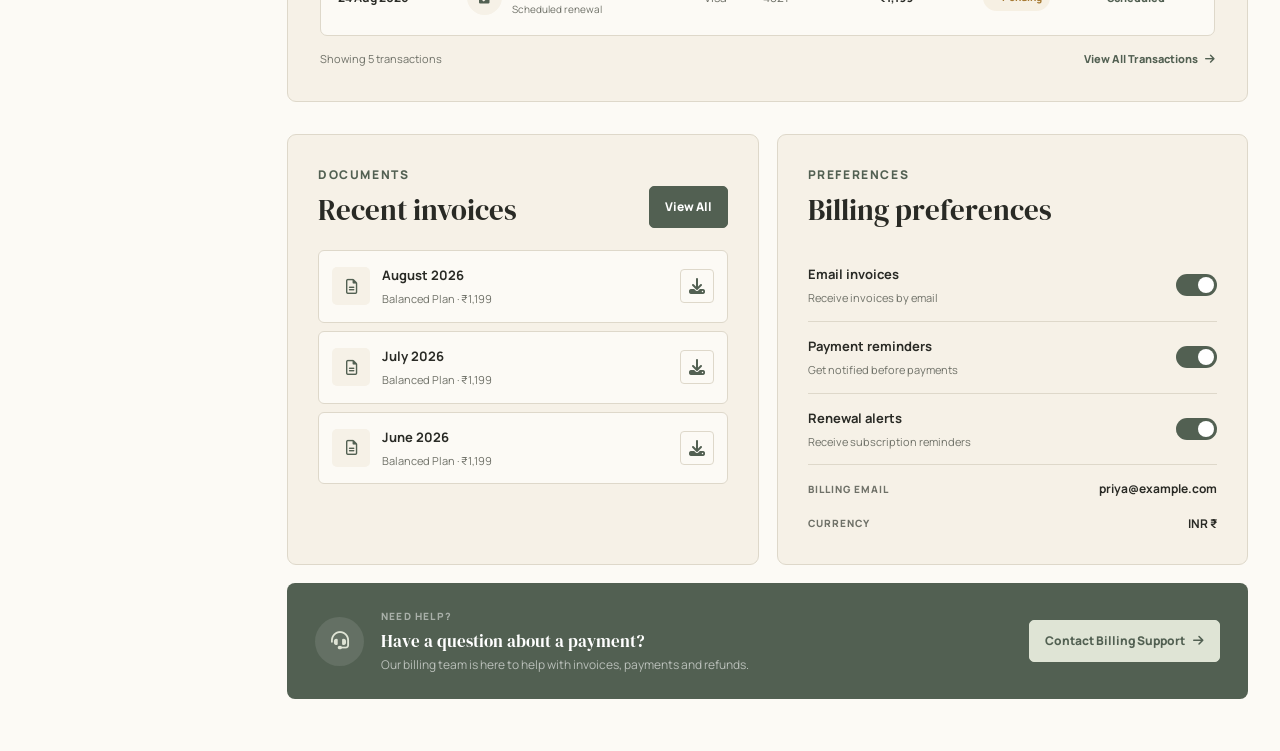
<file: d5.html>
<!DOCTYPE html>
<html lang="en">

<head>
    <meta charset="UTF-8">

    <!-- Responsive -->
    <meta name="viewport" content="width=device-width, initial-scale=1.0">

    <!-- SEO -->
    <meta name="description" content="NOURIVA - Home-cooked tiffin and meal subscription service.">
    <meta name="keywords" content="tiffin, meal subscription, home cooked meals, food delivery">
    <meta name="author" content="NOURIVA">

    <!-- Page Title -->
    <title>NOURIVA</title>

    <!-- Favicon -->
    <link rel="icon" type="image/png" href="images/favicon.png">

    <!-- Google Fonts -->
    <link rel="preconnect" href="https://fonts.googleapis.com">
    <link rel="preconnect" href="https://fonts.gstatic.com" crossorigin>

    <!-- Heading: DM Serif Display | Body: Manrope -->
    <link
        href="https://fonts.googleapis.com/css2?family=DM+Serif+Display&family=Manrope:wght@400;500;600;700;800&display=swap"
        rel="stylesheet">

    <!-- Bootstrap -->
    <link href="https://cdn.jsdelivr.net/npm/bootstrap@5.3.3/dist/css/bootstrap.min.css" rel="stylesheet">

    <!-- Font Awesome -->
    <link rel="stylesheet" href="https://cdnjs.cloudflare.com/ajax/libs/font-awesome/6.7.2/css/all.min.css">

    <!-- Main CSS -->
    <link rel="stylesheet" href="css/dashboard.css">

</head>

<body>

    <!-- =========================================
     NOURIVA CUSTOMER DASHBOARD
========================================= -->

    <div class="nouriva-dashboard-layout">


        <!-- =========================================
         FIXED SIDEBAR
    ========================================== -->

        <aside class="nouriva-dashboard-sidebar">


            <!-- Mobile Sidebar Close -->

            <button type="button" class="nouriva-dashboard-sidebar-close" id="dashboard-sidebar-close"
                aria-label="Close dashboard menu">

                <i class="fa-solid fa-xmark"></i>

            </button>

            <!-- Logo -->

            <a href="index.html" class="nouriva-dashboard-logo">

                <img src="images/logo.png" alt="Nouriva">

            </a>


            <!-- Sidebar Navigation -->

            <nav class="nouriva-dashboard-nav">

                <span class="nouriva-dashboard-nav-label">
                    CUSTOMER AREA
                </span>


                <!-- Dashboard -->

                <a href="dashboard.html" class="nouriva-dashboard-nav-link">

                    <i class="fa-solid fa-gauge-high"></i>

                    <span>
                        Dashboard
                    </span>

                </a>


                <!-- Meal Plans -->

                <a href="d2.html" class="nouriva-dashboard-nav-link">

                    <i class="fa-solid fa-bowl-food"></i>

                    <span>
                        My Meal Plans
                    </span>

                </a>


                <!-- Weekly Menu -->

                <a href="d3.html" class="nouriva-dashboard-nav-link">

                    <i class="fa-solid fa-calendar-days"></i>

                    <span>
                        Weekly Menu
                    </span>

                </a>


                <!-- Subscription -->

                <a href="d4.html" class="nouriva-dashboard-nav-link">

                    <i class="fa-solid fa-repeat"></i>

                    <span>
                        Subscription
                    </span>

                </a>


                <!-- Billing -->

                <a href="d5.html" class="nouriva-dashboard-nav-link active">

                    <i class="fa-solid fa-credit-card"></i>

                    <span>
                        Billing &amp; Payments
                    </span>

                </a>


                <!-- Delivery -->

                <a href="d6.html" class="nouriva-dashboard-nav-link">

                    <i class="fa-solid fa-truck"></i>

                    <span>
                        Delivery Details
                    </span>

                </a>


                <!-- Settings -->

                <a href="d7.html" class="nouriva-dashboard-nav-link">

                    <i class="fa-solid fa-user-gear"></i>

                    <span>
                        Account Settings
                    </span>

                </a>

                </nav>

                <!-- Mobile Sidebar Profile -->

                <div class="nouriva-dashboard-sidebar-mobile">

                    <div class="nouriva-sidebar-quick-actions">

                        <button type="button" class="nouriva-sidebar-quick-action"
                            aria-label="Notifications">

                            <i class="fa-regular fa-bell"></i>

                            <span class="nouriva-sidebar-action-badge">
                                3
                            </span>

                            <span class="nouriva-sidebar-quick-action-label">
                                Notification
                            </span>

                        </button>

                        <button type="button" class="nouriva-sidebar-quick-action"
                            aria-label="Settings">

                            <i class="fa-solid fa-gear"></i>

                            <span class="nouriva-sidebar-quick-action-label">
                                Settings
                            </span>

                        </button>

                        <button type="button" class="nouriva-sidebar-quick-action"
                            data-dashboard-action="theme"
                            aria-label="Toggle dark mode"
                            aria-pressed="false">

                            <i class="fa-solid fa-moon"></i>

                            <span class="nouriva-sidebar-quick-action-label">
                                Dark Mode
                            </span>

                        </button>

                        <button type="button" class="nouriva-sidebar-quick-action"
                            data-dashboard-action="rtl"
                            aria-label="Toggle RTL"
                            aria-pressed="false">

                            <i class="fa-solid fa-right-left"></i>

                            <span class="nouriva-sidebar-quick-action-label">
                                RTL Mode
                            </span>

                        </button>

                    </div>

                    <div class="nouriva-dashboard-sidebar-divider"></div>

                    <div class="nouriva-dashboard-sidebar-profile">

                        <div class="nouriva-dashboard-sidebar-avatar">

                            <img src="images/customer-profile.jpg" alt="Priya Sharma">

                        </div>

                        <div class="nouriva-dashboard-sidebar-profile-info">

                            <strong>
                                Priya Sharma
                            </strong>

                            <span>
                                Customer
                            </span>

                        </div>

                    </div>

                </div>


            <!-- Sidebar Bottom -->

            <div class="nouriva-dashboard-sidebar-bottom">

                <a href="login.html" class="nouriva-dashboard-logout">

                    <i class="fa-solid fa-arrow-right-from-bracket"></i>

                    <span>
                        Logout
                    </span>

                </a>

            </div>

        </aside>

        <div class="nouriva-dashboard-sidebar-overlay" id="dashboard-sidebar-overlay">
        </div>

        <!-- =========================================
         MAIN AREA
    ========================================== -->

        <div class="nouriva-dashboard-main">


            <!-- =====================================
             TOP HEADER
        ====================================== -->

            <header class="nouriva-dashboard-header">


                <!-- Mobile Menu Toggle -->

                <button type="button" class="nouriva-dashboard-menu-toggle" id="dashboard-menu-toggle"
                    aria-label="Open dashboard menu" aria-expanded="false">

                    <i class="fa-solid fa-bars"></i>

                </button>


                <!-- Left -->

                <div class="nouriva-dashboard-header-left">

                    <span>
                        CUSTOMER DASHBOARD
                    </span>

                    <h1>
                        Billing & Payments
                    </h1>

                </div>


                <!-- Right -->

                <div class="nouriva-dashboard-header-right">


                    <!-- Notification -->

                    <button type="button" class="nouriva-dashboard-header-icon nouriva-notification-button"
                        aria-label="Notifications">

                        <i class="fa-regular fa-bell"></i>

                        <span class="nouriva-notification-badge">
                            3
                        </span>

                    </button>

                    <!-- Settings -->

                    <button type="button" class="nouriva-dashboard-header-icon" aria-label="Settings">

                        <i class="fa-solid fa-gear"></i>

                    </button>


                    <!-- Dark Mode -->

                    <button type="button" class="nouriva-dashboard-header-icon" id="dashboard-theme-toggle"
                        aria-label="Toggle dark mode">

                        <i class="fa-solid fa-moon"></i>

                    </button>


                    <!-- RTL -->

                    <button type="button" class="nouriva-dashboard-header-icon" id="dashboard-rtl-toggle"
                        aria-label="Toggle RTL">

                        <i class="fa-solid fa-right-left"></i>

                    </button>


                    <!-- Customer Profile -->

                    <button type="button" class="nouriva-dashboard-profile">

                        <div class="nouriva-dashboard-avatar">

                            <img src="images/customer-profile.jpg" alt="Priya Sharma">

                        </div>

                        <div class="nouriva-dashboard-profile-info">

                            <strong>
                                Priya Sharma
                            </strong>

                            <span>
                                Customer
                            </span>

                        </div>

                    </button>

                </div>

            </header>



            <main class="nouriva-dashboard-content">


                <!-- =================================================
                 SECTION 01
                 PAYMENT OVERVIEW
            ================================================== -->

                <section class="billing-overview-section">


                    <div class="billing-overview-heading">

                        <div>

                            <span>
                                PAYMENT OVERVIEW
                            </span>

                            <h2>
                                Everything looks good.
                            </h2>

                            <p>
                                Your latest payment was successful
                                and your next billing cycle is scheduled.
                            </p>

                        </div>


                        <div class="billing-payment-status">

                            <span></span>

                            Payments up to date

                        </div>

                    </div>



                    <div class="billing-overview-layout">


                        <!-- Main Amount -->

                        <div class="billing-main-balance">

                            <div class="billing-balance-top">

                                <span>
                                    NEXT PAYMENT
                                </span>

                                <i class="fa-solid fa-arrow-up-right-from-square"></i>

                            </div>


                            <strong>
                                ₹1,199
                            </strong>


                            <p>
                                Scheduled for
                                <b>24 Aug 2026</b>
                            </p>


                            <div class="billing-balance-actions">

                                <button type="button" id="billing-pay-now">

                                    <i class="fa-solid fa-bolt"></i>

                                    Pay Now

                                </button>


                                <button type="button" id="billing-download-statement">

                                    <i class="fa-solid fa-download"></i>

                                    Statement

                                </button>

                            </div>

                        </div>



                        <!-- Stats -->

                        <div class="billing-overview-stats">


                            <div class="billing-overview-stat">

                                <div class="billing-stat-icon">

                                    <i class="fa-solid fa-leaf"></i>

                                </div>

                                <div>

                                    <span>
                                        CURRENT PLAN
                                    </span>

                                    <strong>
                                        Balanced
                                    </strong>

                                    <small>
                                        Weekly subscription
                                    </small>

                                </div>

                            </div>



                            <div class="billing-overview-stat">

                                <div class="billing-stat-icon">

                                    <i class="fa-solid fa-clock-rotate-left"></i>

                                </div>

                                <div>

                                    <span>
                                        LAST PAYMENT
                                    </span>

                                    <strong>
                                        ₹1,199
                                    </strong>

                                    <small>
                                        18 Aug 2026
                                    </small>

                                </div>

                            </div>



                            <div class="billing-overview-stat">

                                <div class="billing-stat-icon">

                                    <i class="fa-solid fa-chart-line"></i>

                                </div>

                                <div>

                                    <span>
                                        TOTAL PAID
                                    </span>

                                    <strong>
                                        ₹8,394
                                    </strong>

                                    <small>
                                        Since joining
                                    </small>

                                </div>

                            </div>



                            <div class="billing-overview-stat">

                                <div class="billing-stat-icon">

                                    <i class="fa-solid fa-circle-check"></i>

                                </div>

                                <div>

                                    <span>
                                        PAYMENT STATUS
                                    </span>

                                    <strong>
                                        Paid
                                    </strong>

                                    <small>
                                        No pending dues
                                    </small>

                                </div>

                            </div>

                        </div>

                    </div>

                </section>



                <!-- =================================================
                 SECTION 02
                 PAYMENT METHODS
            ================================================== -->

                <section class="billing-methods-section">


                    <div class="billing-section-heading">

                        <div>

                            <span>
                                PAYMENT METHODS
                            </span>

                            <h2>
                                How would you like to pay?
                            </h2>

                        </div>


                        <button type="button" id="add-payment-method">

                            <i class="fa-solid fa-plus"></i>

                            Add Payment Method

                        </button>

                    </div>



                    <div class="billing-methods-layout">


                        <!-- Primary Card -->

                        <div class="billing-card-wrapper">


                            <div class="billing-payment-card">


                                <div class="billing-card-top">

                                    <div class="billing-card-brand">

                                        VISA

                                    </div>

                                    <span>
                                        PRIMARY
                                    </span>

                                </div>


                                <div class="billing-card-number">

                                    •••• &nbsp; •••• &nbsp; •••• &nbsp; 4821

                                </div>


                                <div class="billing-card-bottom">

                                    <div>

                                        <span>
                                            CARDHOLDER
                                        </span>

                                        <strong>
                                            Priya Sharma
                                        </strong>

                                    </div>


                                    <div>

                                        <span>
                                            EXPIRES
                                        </span>

                                        <strong>
                                            08 / 28
                                        </strong>

                                    </div>

                                </div>

                            </div>


                            <div class="billing-card-actions">

                                <button type="button">

                                    <i class="fa-solid fa-pen"></i>

                                    Edit

                                </button>


                                <button type="button">

                                    <i class="fa-solid fa-star"></i>

                                    Primary

                                </button>


                                <button type="button" class="billing-remove-card">

                                    <i class="fa-solid fa-trash"></i>

                                    Remove

                                </button>

                            </div>

                        </div>



                        <!-- UPI -->

                        <div class="billing-upi-card">


                            <div class="billing-upi-icon">

                                <i class="fa-solid fa-mobile-screen-button"></i>

                            </div>


                            <div class="billing-upi-content">

                                <span>
                                    UPI PAYMENT
                                </span>

                                <h3>
                                    priya@upi
                                </h3>

                                <p>
                                    Available for quick and secure payments.
                                </p>

                            </div>


                            <button type="button">

                                Manage

                                <i class="fa-solid fa-arrow-right"></i>

                            </button>

                        </div>



                        <!-- Add New -->

                        <button type="button" class="billing-add-method" id="billing-add-method-card">

                            <div>

                                <i class="fa-solid fa-plus"></i>

                            </div>

                            <strong>
                                Add another method
                            </strong>

                            <span>
                                Card, UPI or other supported methods
                            </span>

                        </button>

                    </div>

                </section>



                <!-- =================================================
                 SECTION 03
                 TRANSACTION HISTORY
            ================================================== -->

                <section class="billing-transactions-section">


                    <div class="billing-section-heading billing-transactions-heading">

                        <div>

                            <span>
                                PAYMENT ACTIVITY
                            </span>

                            <h2>
                                Transaction history
                            </h2>

                        </div>


                        <div class="billing-transaction-filters">


                            <button type="button" class="billing-filter active" data-filter="all">

                                All

                            </button>


                            <button type="button" class="billing-filter" data-filter="paid">

                                Paid

                            </button>


                            <button type="button" class="billing-filter" data-filter="pending">

                                Pending

                            </button>


                            <button type="button" class="billing-filter" data-filter="failed">

                                Failed

                            </button>

                        </div>

                    </div>



                    <div class="billing-table-wrapper">

                        <table class="billing-transactions-table">


                            <thead>

                                <tr>

                                    <th>
                                        DATE
                                    </th>

                                    <th>
                                        DESCRIPTION
                                    </th>

                                    <th>
                                        METHOD
                                    </th>

                                    <th>
                                        AMOUNT
                                    </th>

                                    <th>
                                        STATUS
                                    </th>

                                    <th>
                                        ACTION
                                    </th>

                                </tr>

                            </thead>


                            <tbody>


                                <tr data-status="paid">

                                    <td>
                                        <strong>
                                            18 Aug 2026
                                        </strong>
                                    </td>


                                    <td>

                                        <div class="billing-transaction-description">

                                            <div>

                                                <i class="fa-solid fa-leaf"></i>

                                            </div>

                                            <span>

                                                <strong>
                                                    Balanced Plan
                                                </strong>

                                                <small>
                                                    Weekly subscription
                                                </small>

                                            </span>

                                        </div>

                                    </td>


                                    <td>
                                        Visa •••• 4821
                                    </td>


                                    <td>
                                        <strong>
                                            ₹1,199
                                        </strong>
                                    </td>


                                    <td>

                                        <span class="billing-status paid">
                                            <span></span>
                                            Paid
                                        </span>

                                    </td>


                                    <td>

                                        <button type="button" class="billing-invoice-button"
                                            data-invoice="INV-2026-0818">

                                            View Invoice

                                        </button>

                                    </td>

                                </tr>



                                <tr data-status="paid">

                                    <td>
                                        <strong>
                                            11 Aug 2026
                                        </strong>
                                    </td>


                                    <td>

                                        <div class="billing-transaction-description">

                                            <div>

                                                <i class="fa-solid fa-leaf"></i>

                                            </div>

                                            <span>

                                                <strong>
                                                    Balanced Plan
                                                </strong>

                                                <small>
                                                    Weekly subscription
                                                </small>

                                            </span>

                                        </div>

                                    </td>


                                    <td>
                                        Visa •••• 4821
                                    </td>


                                    <td>
                                        <strong>
                                            ₹1,199
                                        </strong>
                                    </td>


                                    <td>

                                        <span class="billing-status paid">
                                            <span></span>
                                            Paid
                                        </span>

                                    </td>


                                    <td>

                                        <button type="button" class="billing-invoice-button"
                                            data-invoice="INV-2026-0811">

                                            View Invoice

                                        </button>

                                    </td>

                                </tr>



                                <tr data-status="paid">

                                    <td>
                                        <strong>
                                            04 Aug 2026
                                        </strong>
                                    </td>


                                    <td>

                                        <div class="billing-transaction-description">

                                            <div>

                                                <i class="fa-solid fa-leaf"></i>

                                            </div>

                                            <span>

                                                <strong>
                                                    Balanced Plan
                                                </strong>

                                                <small>
                                                    Weekly subscription
                                                </small>

                                            </span>

                                        </div>

                                    </td>


                                    <td>
                                        UPI •••• priya@upi
                                    </td>


                                    <td>
                                        <strong>
                                            ₹1,199
                                        </strong>
                                    </td>


                                    <td>

                                        <span class="billing-status paid">
                                            <span></span>
                                            Paid
                                        </span>

                                    </td>


                                    <td>

                                        <button type="button" class="billing-invoice-button"
                                            data-invoice="INV-2026-0804">

                                            View Invoice

                                        </button>

                                    </td>

                                </tr>



                                <tr data-status="paid">

                                    <td>
                                        <strong>
                                            28 Jul 2026
                                        </strong>
                                    </td>


                                    <td>

                                        <div class="billing-transaction-description">

                                            <div>

                                                <i class="fa-solid fa-leaf"></i>

                                            </div>

                                            <span>

                                                <strong>
                                                    Balanced Plan
                                                </strong>

                                                <small>
                                                    Weekly subscription
                                                </small>

                                            </span>

                                        </div>

                                    </td>


                                    <td>
                                        Visa •••• 4821
                                    </td>


                                    <td>
                                        <strong>
                                            ₹1,199
                                        </strong>
                                    </td>


                                    <td>

                                        <span class="billing-status paid">
                                            <span></span>
                                            Paid
                                        </span>

                                    </td>


                                    <td>

                                        <button type="button" class="billing-invoice-button"
                                            data-invoice="INV-2026-0728">

                                            View Invoice

                                        </button>

                                    </td>

                                </tr>



                                <tr data-status="pending">

                                    <td>
                                        <strong>
                                            24 Aug 2026
                                        </strong>
                                    </td>


                                    <td>

                                        <div class="billing-transaction-description">

                                            <div>

                                                <i class="fa-solid fa-calendar-check"></i>

                                            </div>

                                            <span>

                                                <strong>
                                                    Upcoming Payment
                                                </strong>

                                                <small>
                                                    Scheduled renewal
                                                </small>

                                            </span>

                                        </div>

                                    </td>


                                    <td>
                                        Visa •••• 4821
                                    </td>


                                    <td>
                                        <strong>
                                            ₹1,199
                                        </strong>
                                    </td>


                                    <td>

                                        <span class="billing-status pending">
                                            <span></span>
                                            Pending
                                        </span>

                                    </td>


                                    <td>

                                        <button type="button" class="billing-invoice-button">

                                            Scheduled

                                        </button>

                                    </td>

                                </tr>


                            </tbody>

                        </table>

                    </div>


                    <div class="billing-table-footer">

                        <span>
                            Showing 5 transactions
                        </span>


                        <button type="button" id="billing-view-all">

                            View All Transactions

                            <i class="fa-solid fa-arrow-right"></i>

                        </button>

                    </div>

                </section>



                <!-- =================================================
                 SECTION 04
                 INVOICES + PREFERENCES
            ================================================== -->

                <section class="billing-preferences-section">


                    <div class="billing-preferences-layout">


                        <!-- Recent Invoices -->

                        <div class="billing-invoices-panel">


                            <div class="billing-section-heading">

                                <div>

                                    <span>
                                        DOCUMENTS
                                    </span>

                                    <h2>
                                        Recent invoices
                                    </h2>

                                </div>


                                <button type="button" id="billing-all-invoices">

                                    View All

                                </button>

                            </div>


                            <div class="billing-invoice-list">


                                <div class="billing-invoice-item">

                                    <div class="billing-invoice-icon">

                                        <i class="fa-regular fa-file-lines"></i>

                                    </div>


                                    <div class="billing-invoice-info">

                                        <strong>
                                            August 2026
                                        </strong>

                                        <span>
                                            Balanced Plan · ₹1,199
                                        </span>

                                    </div>


                                    <button type="button" class="billing-download-invoice">

                                        <i class="fa-solid fa-download"></i>

                                    </button>

                                </div>



                                <div class="billing-invoice-item">

                                    <div class="billing-invoice-icon">

                                        <i class="fa-regular fa-file-lines"></i>

                                    </div>


                                    <div class="billing-invoice-info">

                                        <strong>
                                            July 2026
                                        </strong>

                                        <span>
                                            Balanced Plan · ₹1,199
                                        </span>

                                    </div>


                                    <button type="button" class="billing-download-invoice">

                                        <i class="fa-solid fa-download"></i>

                                    </button>

                                </div>



                                <div class="billing-invoice-item">

                                    <div class="billing-invoice-icon">

                                        <i class="fa-regular fa-file-lines"></i>

                                    </div>


                                    <div class="billing-invoice-info">

                                        <strong>
                                            June 2026
                                        </strong>

                                        <span>
                                            Balanced Plan · ₹1,199
                                        </span>

                                    </div>


                                    <button type="button" class="billing-download-invoice">

                                        <i class="fa-solid fa-download"></i>

                                    </button>

                                </div>

                            </div>

                        </div>



                        <!-- Billing Preferences -->

                        <div class="billing-preferences-panel">


                            <div class="billing-section-heading">

                                <div>

                                    <span>
                                        PREFERENCES
                                    </span>

                                    <h2>
                                        Billing preferences
                                    </h2>

                                </div>

                            </div>


                            <div class="billing-preference-list">


                                <div class="billing-preference-row">

                                    <div>

                                        <strong>
                                            Email invoices
                                        </strong>

                                        <span>
                                            Receive invoices by email
                                        </span>

                                    </div>


                                    <label class="billing-switch">

                                        <input type="checkbox" checked>

                                        <span></span>

                                    </label>

                                </div>



                                <div class="billing-preference-row">

                                    <div>

                                        <strong>
                                            Payment reminders
                                        </strong>

                                        <span>
                                            Get notified before payments
                                        </span>

                                    </div>


                                    <label class="billing-switch">

                                        <input type="checkbox" checked>

                                        <span></span>

                                    </label>

                                </div>



                                <div class="billing-preference-row">

                                    <div>

                                        <strong>
                                            Renewal alerts
                                        </strong>

                                        <span>
                                            Receive subscription reminders
                                        </span>

                                    </div>


                                    <label class="billing-switch">

                                        <input type="checkbox" checked>

                                        <span></span>

                                    </label>

                                </div>



                                <div class="billing-email-row">

                                    <span>
                                        BILLING EMAIL
                                    </span>

                                    <strong>
                                        priya@example.com
                                    </strong>

                                </div>



                                <div class="billing-currency-row">

                                    <span>
                                        CURRENCY
                                    </span>

                                    <strong>
                                        INR ₹
                                    </strong>

                                </div>

                            </div>

                        </div>

                    </div>



                    <!-- Support -->

                    <div class="billing-support-box">

                        <div class="billing-support-icon">

                            <i class="fa-solid fa-headset"></i>

                        </div>


                        <div>

                            <span>
                                NEED HELP?
                            </span>

                            <h3>
                                Have a question about a payment?
                            </h3>

                            <p>
                                Our billing team is here to help
                                with invoices, payments and refunds.
                            </p>

                        </div>


                        <button type="button" id="billing-contact-support">

                            Contact Billing Support

                            <i class="fa-solid fa-arrow-right"></i>

                        </button>

                    </div>

                </section>


            </main>

        </div>

    </div>


    <!-- Main JS -->
    <script src="js/animations.js"></script>
    <script src="js/dashboard.js"></script>

</body>

</html>
</file>
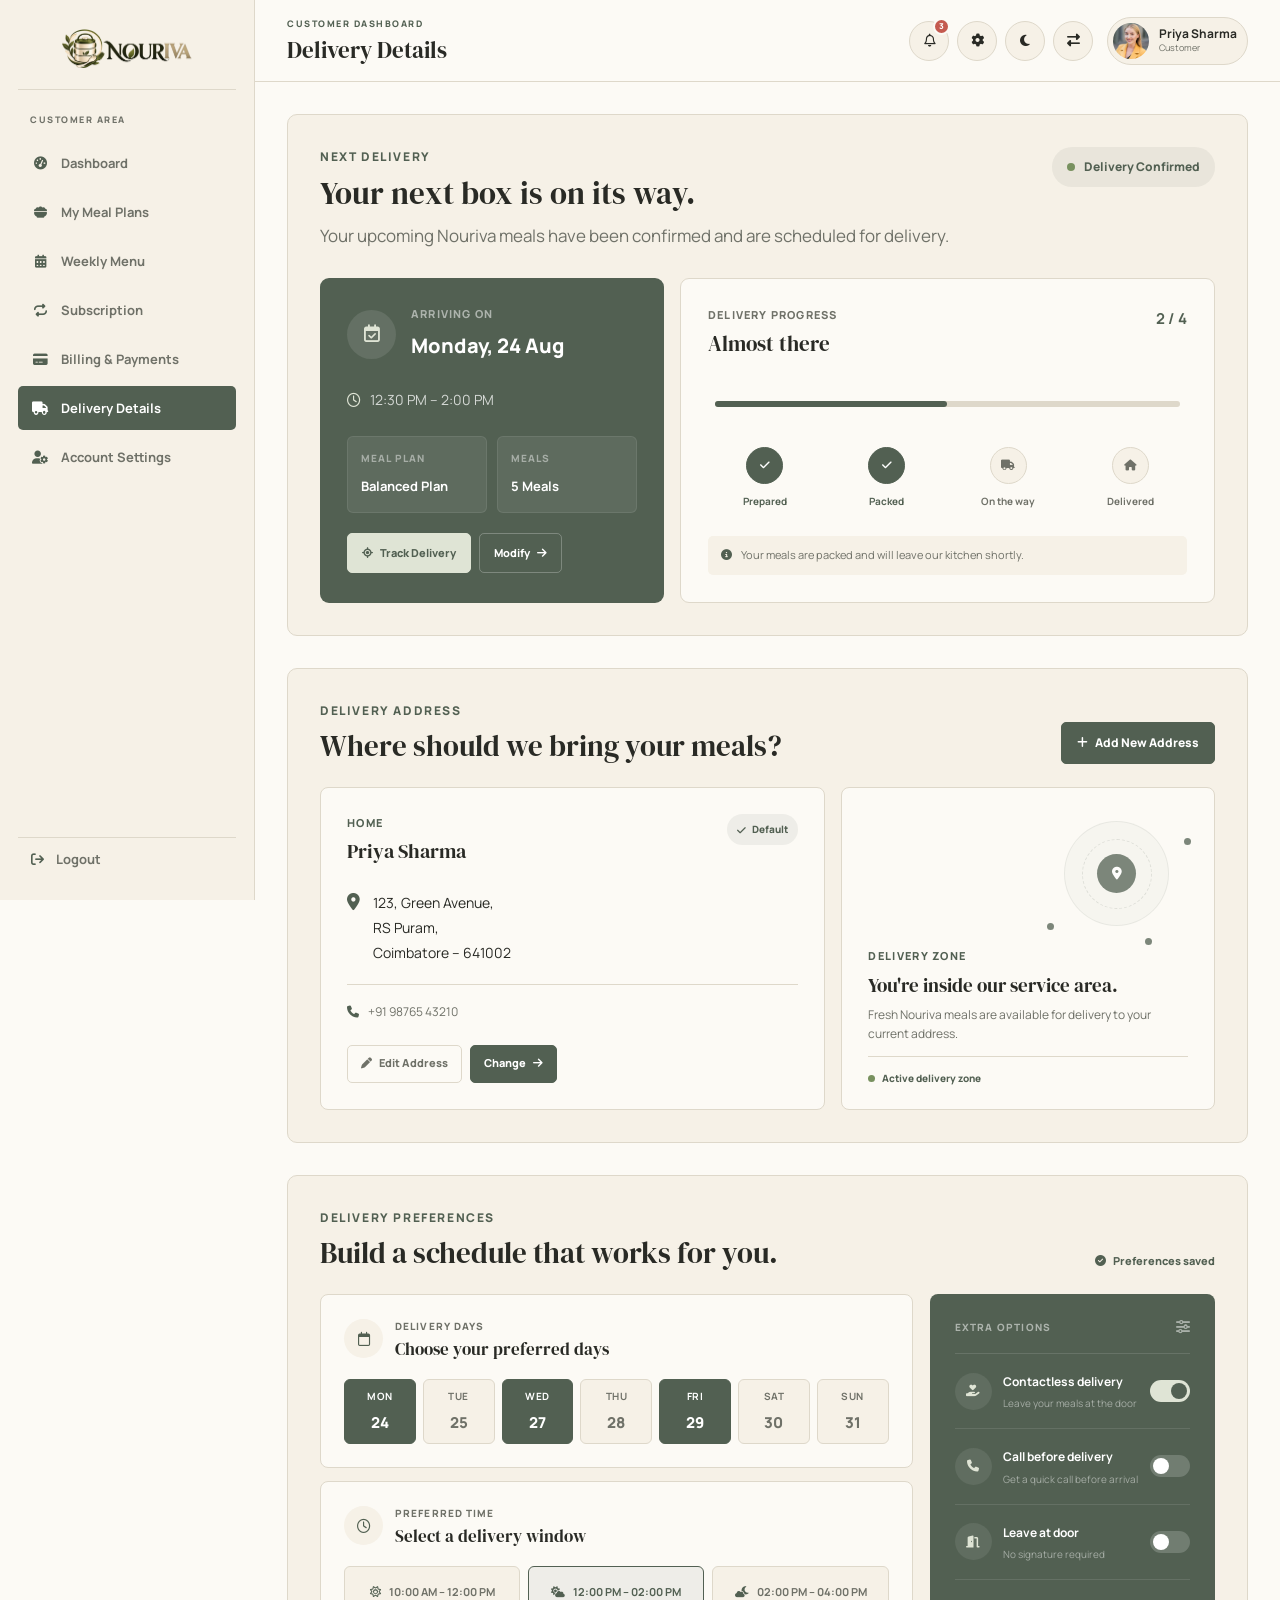
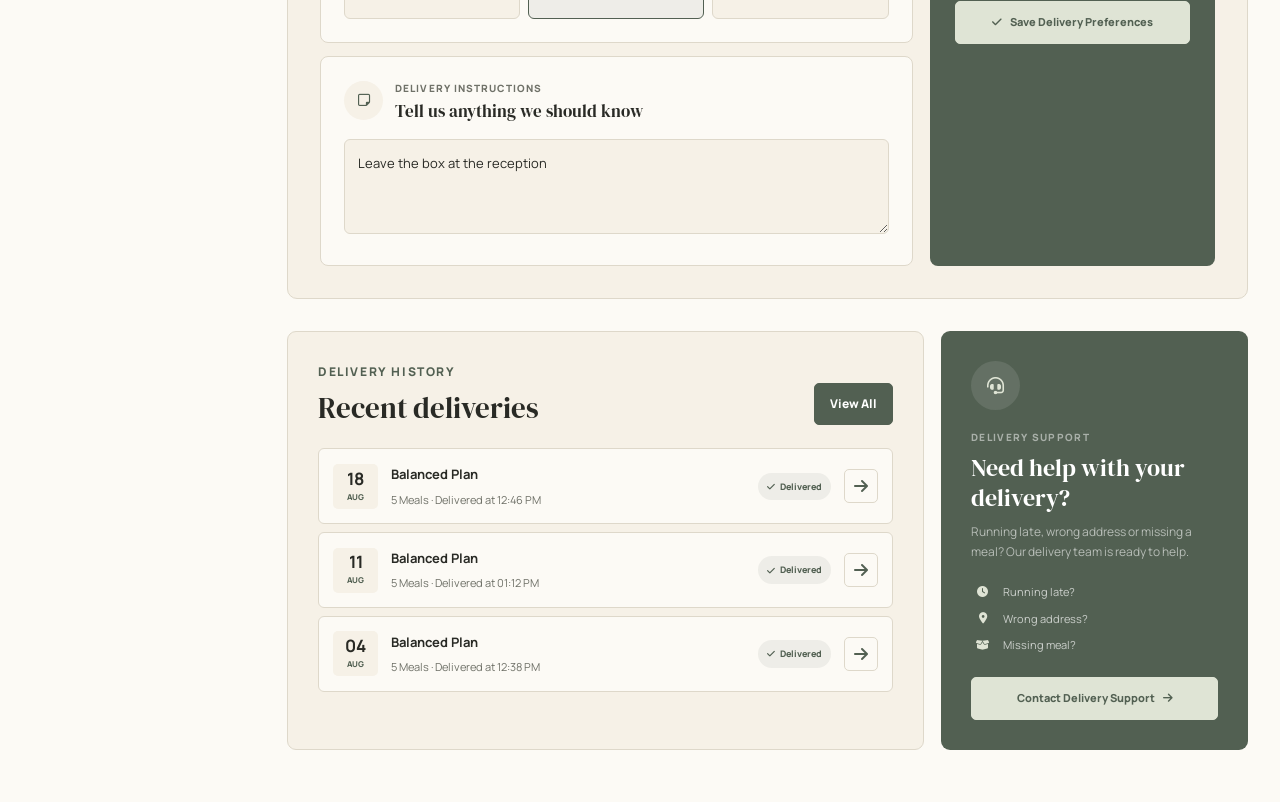
<file: d6.html>
<!DOCTYPE html>
<html lang="en">

<head>
    <meta charset="UTF-8">

    <!-- Responsive -->
    <meta name="viewport" content="width=device-width, initial-scale=1.0">

    <!-- SEO -->
    <meta name="description" content="NOURIVA - Home-cooked tiffin and meal subscription service.">
    <meta name="keywords" content="tiffin, meal subscription, home cooked meals, food delivery">
    <meta name="author" content="NOURIVA">

    <!-- Page Title -->
    <title>NOURIVA</title>

    <!-- Favicon -->
    <link rel="icon" type="image/png" href="images/favicon.png">

    <!-- Google Fonts -->
    <link rel="preconnect" href="https://fonts.googleapis.com">
    <link rel="preconnect" href="https://fonts.gstatic.com" crossorigin>

    <!-- Heading: DM Serif Display | Body: Manrope -->
    <link
        href="https://fonts.googleapis.com/css2?family=DM+Serif+Display&family=Manrope:wght@400;500;600;700;800&display=swap"
        rel="stylesheet">

    <!-- Bootstrap -->
    <link href="https://cdn.jsdelivr.net/npm/bootstrap@5.3.3/dist/css/bootstrap.min.css" rel="stylesheet">

    <!-- Font Awesome -->
    <link rel="stylesheet" href="https://cdnjs.cloudflare.com/ajax/libs/font-awesome/6.7.2/css/all.min.css">

    <!-- Main CSS -->
    <link rel="stylesheet" href="css/dashboard.css">

</head>

<body>

    <!-- =========================================
     NOURIVA CUSTOMER DASHBOARD
========================================= -->

    <div class="nouriva-dashboard-layout">


        <!-- =========================================
         FIXED SIDEBAR
    ========================================== -->

        <aside class="nouriva-dashboard-sidebar">

            <!-- Mobile Sidebar Close -->

            <button type="button" class="nouriva-dashboard-sidebar-close" id="dashboard-sidebar-close"
                aria-label="Close dashboard menu">

                <i class="fa-solid fa-xmark"></i>

            </button>


            <!-- Logo -->

            <a href="index.html" class="nouriva-dashboard-logo">

                <img src="images/logo.png" alt="Nouriva">

            </a>


            <!-- Sidebar Navigation -->

            <nav class="nouriva-dashboard-nav">

                <span class="nouriva-dashboard-nav-label">
                    CUSTOMER AREA
                </span>


                <!-- Dashboard -->

                <a href="dashboard.html" class="nouriva-dashboard-nav-link">

                    <i class="fa-solid fa-gauge-high"></i>

                    <span>
                        Dashboard
                    </span>

                </a>


                <!-- Meal Plans -->

                <a href="d2.html" class="nouriva-dashboard-nav-link">

                    <i class="fa-solid fa-bowl-food"></i>

                    <span>
                        My Meal Plans
                    </span>

                </a>


                <!-- Weekly Menu -->

                <a href="d3.html" class="nouriva-dashboard-nav-link">

                    <i class="fa-solid fa-calendar-days"></i>

                    <span>
                        Weekly Menu
                    </span>

                </a>


                <!-- Subscription -->

                <a href="d4.html" class="nouriva-dashboard-nav-link">

                    <i class="fa-solid fa-repeat"></i>

                    <span>
                        Subscription
                    </span>

                </a>


                <!-- Billing -->

                <a href="d5.html" class="nouriva-dashboard-nav-link">

                    <i class="fa-solid fa-credit-card"></i>

                    <span>
                        Billing &amp; Payments
                    </span>

                </a>


                <!-- Delivery -->

                <a href="d6.html" class="nouriva-dashboard-nav-link active">

                    <i class="fa-solid fa-truck"></i>

                    <span>
                        Delivery Details
                    </span>

                </a>


                <!-- Settings -->

                <a href="d7.html" class="nouriva-dashboard-nav-link">

                    <i class="fa-solid fa-user-gear"></i>

                    <span>
                        Account Settings
                    </span>

                </a>

                </nav>

                <!-- Mobile Sidebar Profile -->

                <div class="nouriva-dashboard-sidebar-mobile">

                    <div class="nouriva-sidebar-quick-actions">

                        <button type="button" class="nouriva-sidebar-quick-action"
                            aria-label="Notifications">

                            <i class="fa-regular fa-bell"></i>

                            <span class="nouriva-sidebar-action-badge">
                                3
                            </span>

                            <span class="nouriva-sidebar-quick-action-label">
                                Notification
                            </span>

                        </button>

                        <button type="button" class="nouriva-sidebar-quick-action"
                            aria-label="Settings">

                            <i class="fa-solid fa-gear"></i>

                            <span class="nouriva-sidebar-quick-action-label">
                                Settings
                            </span>

                        </button>

                        <button type="button" class="nouriva-sidebar-quick-action"
                            data-dashboard-action="theme"
                            aria-label="Toggle dark mode"
                            aria-pressed="false">

                            <i class="fa-solid fa-moon"></i>

                            <span class="nouriva-sidebar-quick-action-label">
                                Dark Mode
                            </span>

                        </button>

                        <button type="button" class="nouriva-sidebar-quick-action"
                            data-dashboard-action="rtl"
                            aria-label="Toggle RTL"
                            aria-pressed="false">

                            <i class="fa-solid fa-right-left"></i>

                            <span class="nouriva-sidebar-quick-action-label">
                                RTL Mode
                            </span>

                        </button>

                    </div>

                    <div class="nouriva-dashboard-sidebar-divider"></div>

                    <div class="nouriva-dashboard-sidebar-profile">

                        <div class="nouriva-dashboard-sidebar-avatar">

                            <img src="images/customer-profile.jpg" alt="Priya Sharma">

                        </div>

                        <div class="nouriva-dashboard-sidebar-profile-info">

                            <strong>
                                Priya Sharma
                            </strong>

                            <span>
                                Customer
                            </span>

                        </div>

                    </div>

                </div>


            <!-- Sidebar Bottom -->

            <div class="nouriva-dashboard-sidebar-bottom">

                <a href="login.html" class="nouriva-dashboard-logout">

                    <i class="fa-solid fa-arrow-right-from-bracket"></i>

                    <span>
                        Logout
                    </span>

                </a>

            </div>

        </aside>

        <div class="nouriva-dashboard-sidebar-overlay" id="dashboard-sidebar-overlay">
        </div>

        <!-- =========================================
         MAIN AREA
    ========================================== -->

        <div class="nouriva-dashboard-main">


            <!-- =====================================
             TOP HEADER
        ====================================== -->

            <header class="nouriva-dashboard-header">


                <!-- Mobile Menu Toggle -->

                <button type="button" class="nouriva-dashboard-menu-toggle" id="dashboard-menu-toggle"
                    aria-label="Open dashboard menu" aria-expanded="false">

                    <i class="fa-solid fa-bars"></i>

                </button>


                <!-- Left -->

                <div class="nouriva-dashboard-header-left">

                    <span>
                        CUSTOMER DASHBOARD
                    </span>

                    <h1>
                        Delivery Details
                    </h1>

                </div>


                <!-- Right -->

                <div class="nouriva-dashboard-header-right">


                    <!-- Notification -->

                    <button type="button" class="nouriva-dashboard-header-icon nouriva-notification-button"
                        aria-label="Notifications">

                        <i class="fa-regular fa-bell"></i>

                        <span class="nouriva-notification-badge">
                            3
                        </span>

                    </button>

                    <!-- Settings -->

                    <button type="button" class="nouriva-dashboard-header-icon" aria-label="Settings">

                        <i class="fa-solid fa-gear"></i>

                    </button>


                    <!-- Dark Mode -->

                    <button type="button" class="nouriva-dashboard-header-icon" id="dashboard-theme-toggle"
                        aria-label="Toggle dark mode">

                        <i class="fa-solid fa-moon"></i>

                    </button>


                    <!-- RTL -->

                    <button type="button" class="nouriva-dashboard-header-icon" id="dashboard-rtl-toggle"
                        aria-label="Toggle RTL">

                        <i class="fa-solid fa-right-left"></i>

                    </button>


                    <!-- Customer Profile -->

                    <button type="button" class="nouriva-dashboard-profile">

                        <div class="nouriva-dashboard-avatar">

                            <img src="images/customer-profile.jpg" alt="Priya Sharma">

                        </div>

                        <div class="nouriva-dashboard-profile-info">

                            <strong>
                                Priya Sharma
                            </strong>

                            <span>
                                Customer
                            </span>

                        </div>

                    </button>

                </div>

            </header>



            <main class="nouriva-dashboard-content">



                <!-- =================================================
                 SECTION 01
                 NEXT DELIVERY
            ================================================== -->

                <section class="delivery-overview-section">


                    <div class="delivery-overview-heading">

                        <div>

                            <span>
                                NEXT DELIVERY
                            </span>

                            <h2>
                                Your next box is on its way.
                            </h2>

                            <p>
                                Your upcoming Nouriva meals have been
                                confirmed and are scheduled for delivery.
                            </p>

                        </div>


                        <div class="delivery-confirmed-status">

                            <span></span>

                            Delivery Confirmed

                        </div>

                    </div>



                    <div class="delivery-overview-layout">


                        <!-- DELIVERY INFO -->

                        <div class="delivery-next-card">


                            <div class="delivery-next-top">

                                <div class="delivery-calendar-icon">

                                    <i class="fa-regular fa-calendar-check"></i>

                                </div>


                                <div>

                                    <span>
                                        ARRIVING ON
                                    </span>

                                    <strong>
                                        Monday, 24 Aug
                                    </strong>

                                </div>

                            </div>


                            <div class="delivery-time">

                                <i class="fa-regular fa-clock"></i>

                                <span>
                                    12:30 PM – 2:00 PM
                                </span>

                            </div>


                            <div class="delivery-meal-info">

                                <div>

                                    <span>
                                        MEAL PLAN
                                    </span>

                                    <strong>
                                        Balanced Plan
                                    </strong>

                                </div>


                                <div>

                                    <span>
                                        MEALS
                                    </span>

                                    <strong>
                                        5 Meals
                                    </strong>

                                </div>

                            </div>


                            <div class="delivery-next-actions">

                                <button type="button" id="track-delivery">

                                    <i class="fa-solid fa-location-crosshairs"></i>

                                    Track Delivery

                                </button>


                                <button type="button" id="modify-delivery">

                                    Modify

                                    <i class="fa-solid fa-arrow-right"></i>

                                </button>

                            </div>

                        </div>



                        <!-- PROGRESS -->

                        <div class="delivery-progress-card">


                            <div class="delivery-progress-header">

                                <div>

                                    <span>
                                        DELIVERY PROGRESS
                                    </span>

                                    <h3>
                                        Almost there
                                    </h3>

                                </div>


                                <strong>
                                    2 / 4
                                </strong>

                            </div>


                            <div class="delivery-progress-line">

                                <div class="delivery-progress-fill">
                                </div>

                            </div>


                            <div class="delivery-progress-steps">


                                <div class="delivery-progress-step completed">

                                    <div>

                                        <i class="fa-solid fa-check"></i>

                                    </div>

                                    <span>
                                        Prepared
                                    </span>

                                </div>


                                <div class="delivery-progress-step completed">

                                    <div>

                                        <i class="fa-solid fa-check"></i>

                                    </div>

                                    <span>
                                        Packed
                                    </span>

                                </div>


                                <div class="delivery-progress-step">

                                    <div>

                                        <i class="fa-solid fa-truck"></i>

                                    </div>

                                    <span>
                                        On the way
                                    </span>

                                </div>


                                <div class="delivery-progress-step">

                                    <div>

                                        <i class="fa-solid fa-house"></i>

                                    </div>

                                    <span>
                                        Delivered
                                    </span>

                                </div>

                            </div>


                            <div class="delivery-driver-note">

                                <i class="fa-solid fa-circle-info"></i>

                                <span>
                                    Your meals are packed and will
                                    leave our kitchen shortly.
                                </span>

                            </div>

                        </div>

                    </div>

                </section>



                <!-- =================================================
                 SECTION 02
                 DELIVERY ADDRESS
            ================================================== -->

                <section class="delivery-address-section">


                    <div class="delivery-section-heading">

                        <div>

                            <span>
                                DELIVERY ADDRESS
                            </span>

                            <h2>
                                Where should we bring your meals?
                            </h2>

                        </div>


                        <button type="button" id="add-address">

                            <i class="fa-solid fa-plus"></i>

                            Add New Address

                        </button>

                    </div>



                    <div class="delivery-address-layout">


                        <!-- ADDRESS -->

                        <div class="delivery-address-card">


                            <div class="delivery-address-top">

                                <div>

                                    <span>
                                        HOME
                                    </span>

                                    <h3>
                                        Priya Sharma
                                    </h3>

                                </div>


                                <div class="delivery-default-badge">

                                    <i class="fa-solid fa-check"></i>

                                    Default

                                </div>

                            </div>


                            <div class="delivery-address-content">

                                <i class="fa-solid fa-location-dot"></i>

                                <p>

                                    123, Green Avenue,<br>
                                    RS Puram,<br>
                                    Coimbatore – 641002

                                </p>

                            </div>


                            <div class="delivery-phone">

                                <i class="fa-solid fa-phone"></i>

                                <span>
                                    +91 98765 43210
                                </span>

                            </div>


                            <div class="delivery-address-actions">

                                <button type="button" class="edit-address">

                                    <i class="fa-solid fa-pen"></i>

                                    Edit Address

                                </button>


                                <button type="button" class="change-address">

                                    Change

                                    <i class="fa-solid fa-arrow-right"></i>

                                </button>

                            </div>

                        </div>



                        <!-- DELIVERY ZONE -->

                        <div class="delivery-zone-card">


                            <div class="delivery-zone-visual">

                                <div class="delivery-map-ring">

                                    <div class="delivery-map-center">

                                        <i class="fa-solid fa-location-dot"></i>

                                    </div>

                                </div>


                                <div class="delivery-map-dot dot-one"></div>

                                <div class="delivery-map-dot dot-two"></div>

                                <div class="delivery-map-dot dot-three"></div>

                            </div>


                            <div class="delivery-zone-content">

                                <span>
                                    DELIVERY ZONE
                                </span>

                                <h3>
                                    You're inside our service area.
                                </h3>

                                <p>
                                    Fresh Nouriva meals are available
                                    for delivery to your current address.
                                </p>

                            </div>


                            <div class="delivery-zone-status">

                                <span></span>

                                Active delivery zone

                            </div>

                        </div>

                    </div>

                </section>



                <!-- =================================================
                 SECTION 03
                 DELIVERY SCHEDULE
            ================================================== -->

                <section class="delivery-schedule-section">


                    <div class="delivery-section-heading">

                        <div>

                            <span>
                                DELIVERY PREFERENCES
                            </span>

                            <h2>
                                Build a schedule that works for you.
                            </h2>

                        </div>


                        <div class="delivery-saved-label">

                            <i class="fa-solid fa-circle-check"></i>

                            Preferences saved

                        </div>

                    </div>



                    <div class="delivery-schedule-layout">


                        <!-- LEFT -->

                        <div class="delivery-schedule-controls">


                            <!-- DAYS -->

                            <div class="delivery-control-box">

                                <div class="delivery-control-heading">

                                    <div>

                                        <i class="fa-regular fa-calendar"></i>

                                        <div>

                                            <span>
                                                DELIVERY DAYS
                                            </span>

                                            <h3>
                                                Choose your preferred days
                                            </h3>

                                        </div>

                                    </div>

                                </div>


                                <div class="delivery-days-grid">


                                    <button type="button" class="delivery-day active" data-day="Monday">

                                        <strong>
                                            MON
                                        </strong>

                                        <span>
                                            24
                                        </span>

                                    </button>


                                    <button type="button" class="delivery-day" data-day="Tuesday">

                                        <strong>
                                            TUE
                                        </strong>

                                        <span>
                                            25
                                        </span>

                                    </button>


                                    <button type="button" class="delivery-day active" data-day="Wednesday">

                                        <strong>
                                            WED
                                        </strong>

                                        <span>
                                            27
                                        </span>

                                    </button>


                                    <button type="button" class="delivery-day" data-day="Thursday">

                                        <strong>
                                            THU
                                        </strong>

                                        <span>
                                            28
                                        </span>

                                    </button>


                                    <button type="button" class="delivery-day active" data-day="Friday">

                                        <strong>
                                            FRI
                                        </strong>

                                        <span>
                                            29
                                        </span>

                                    </button>


                                    <button type="button" class="delivery-day" data-day="Saturday">

                                        <strong>
                                            SAT
                                        </strong>

                                        <span>
                                            30
                                        </span>

                                    </button>


                                    <button type="button" class="delivery-day" data-day="Sunday">

                                        <strong>
                                            SUN
                                        </strong>

                                        <span>
                                            31
                                        </span>

                                    </button>

                                </div>

                            </div>



                            <!-- TIME -->

                            <div class="delivery-control-box">

                                <div class="delivery-control-heading">

                                    <div>

                                        <i class="fa-regular fa-clock"></i>

                                        <div>

                                            <span>
                                                PREFERRED TIME
                                            </span>

                                            <h3>
                                                Select a delivery window
                                            </h3>

                                        </div>

                                    </div>

                                </div>


                                <div class="delivery-time-options">


                                    <button type="button" class="delivery-time-option" data-time="10:00 AM – 12:00 PM">

                                        <i class="fa-regular fa-sun"></i>

                                        <span>
                                            10:00 AM – 12:00 PM
                                        </span>

                                    </button>


                                    <button type="button" class="delivery-time-option active"
                                        data-time="12:00 PM – 02:00 PM">

                                        <i class="fa-solid fa-cloud-sun"></i>

                                        <span>
                                            12:00 PM – 02:00 PM
                                        </span>

                                    </button>


                                    <button type="button" class="delivery-time-option" data-time="02:00 PM – 04:00 PM">

                                        <i class="fa-solid fa-cloud-moon"></i>

                                        <span>
                                            02:00 PM – 04:00 PM
                                        </span>

                                    </button>

                                </div>

                            </div>



                            <!-- INSTRUCTIONS -->

                            <div class="delivery-control-box">

                                <div class="delivery-control-heading">

                                    <div>

                                        <i class="fa-regular fa-note-sticky"></i>

                                        <div>

                                            <span>
                                                DELIVERY INSTRUCTIONS
                                            </span>

                                            <h3>
                                                Tell us anything we should know
                                            </h3>

                                        </div>

                                    </div>

                                </div>


                                <textarea id="delivery-instructions" rows="3"
                                    placeholder="Example: Leave the box at the reception...">Leave the box at the reception</textarea>

                            </div>

                        </div>



                        <!-- RIGHT -->

                        <div class="delivery-options-card">


                            <div class="delivery-options-header">

                                <span>
                                    EXTRA OPTIONS
                                </span>

                                <i class="fa-solid fa-sliders"></i>

                            </div>


                            <div class="delivery-option-row">

                                <div class="delivery-option-icon">

                                    <i class="fa-solid fa-hand-holding-heart"></i>

                                </div>


                                <div>

                                    <strong>
                                        Contactless delivery
                                    </strong>

                                    <span>
                                        Leave your meals at the door
                                    </span>

                                </div>


                                <label class="delivery-switch">

                                    <input type="checkbox" checked>

                                    <span></span>

                                </label>

                            </div>



                            <div class="delivery-option-row">

                                <div class="delivery-option-icon">

                                    <i class="fa-solid fa-phone"></i>

                                </div>


                                <div>

                                    <strong>
                                        Call before delivery
                                    </strong>

                                    <span>
                                        Get a quick call before arrival
                                    </span>

                                </div>


                                <label class="delivery-switch">

                                    <input type="checkbox">

                                    <span></span>

                                </label>

                            </div>



                            <div class="delivery-option-row">

                                <div class="delivery-option-icon">

                                    <i class="fa-solid fa-door-open"></i>

                                </div>


                                <div>

                                    <strong>
                                        Leave at door
                                    </strong>

                                    <span>
                                        No signature required
                                    </span>

                                </div>


                                <label class="delivery-switch">

                                    <input type="checkbox">

                                    <span></span>

                                </label>

                            </div>


                            <button type="button" id="save-delivery-preferences" class="delivery-save-button">

                                <i class="fa-solid fa-check"></i>

                                Save Delivery Preferences

                            </button>

                        </div>

                    </div>

                </section>



                <!-- =================================================
                 SECTION 04
                 DELIVERY HISTORY + SUPPORT
            ================================================== -->

                <section class="delivery-history-section">


                    <div class="delivery-history-layout">


                        <!-- HISTORY -->

                        <div class="delivery-history-panel">


                            <div class="delivery-section-heading">

                                <div>

                                    <span>
                                        DELIVERY HISTORY
                                    </span>

                                    <h2>
                                        Recent deliveries
                                    </h2>

                                </div>


                                <button type="button" id="view-all-deliveries">

                                    View All

                                </button>

                            </div>


                            <div class="delivery-history-list">


                                <div class="delivery-history-item">

                                    <div class="delivery-history-date">

                                        <strong>
                                            18
                                        </strong>

                                        <span>
                                            AUG
                                        </span>

                                    </div>


                                    <div class="delivery-history-info">

                                        <strong>
                                            Balanced Plan
                                        </strong>

                                        <span>
                                            5 Meals · Delivered at 12:46 PM
                                        </span>

                                    </div>


                                    <span class="delivery-history-status">

                                        <i class="fa-solid fa-check"></i>

                                        Delivered

                                    </span>


                                    <button type="button" class="delivery-view-details">

                                        <i class="fa-solid fa-arrow-right"></i>

                                    </button>

                                </div>



                                <div class="delivery-history-item">

                                    <div class="delivery-history-date">

                                        <strong>
                                            11
                                        </strong>

                                        <span>
                                            AUG
                                        </span>

                                    </div>


                                    <div class="delivery-history-info">

                                        <strong>
                                            Balanced Plan
                                        </strong>

                                        <span>
                                            5 Meals · Delivered at 01:12 PM
                                        </span>

                                    </div>


                                    <span class="delivery-history-status">

                                        <i class="fa-solid fa-check"></i>

                                        Delivered

                                    </span>


                                    <button type="button" class="delivery-view-details">

                                        <i class="fa-solid fa-arrow-right"></i>

                                    </button>

                                </div>



                                <div class="delivery-history-item">

                                    <div class="delivery-history-date">

                                        <strong>
                                            04
                                        </strong>

                                        <span>
                                            AUG
                                        </span>

                                    </div>


                                    <div class="delivery-history-info">

                                        <strong>
                                            Balanced Plan
                                        </strong>

                                        <span>
                                            5 Meals · Delivered at 12:38 PM
                                        </span>

                                    </div>


                                    <span class="delivery-history-status">

                                        <i class="fa-solid fa-check"></i>

                                        Delivered

                                    </span>


                                    <button type="button" class="delivery-view-details">

                                        <i class="fa-solid fa-arrow-right"></i>

                                    </button>

                                </div>

                            </div>

                        </div>



                        <!-- SUPPORT -->

                        <div class="delivery-support-panel">


                            <div class="delivery-support-icon">

                                <i class="fa-solid fa-headset"></i>

                            </div>


                            <span>
                                DELIVERY SUPPORT
                            </span>


                            <h2>
                                Need help with your delivery?
                            </h2>


                            <p>
                                Running late, wrong address or missing
                                a meal? Our delivery team is ready to help.
                            </p>


                            <div class="delivery-support-options">


                                <div>

                                    <i class="fa-solid fa-clock"></i>

                                    <span>
                                        Running late?
                                    </span>

                                </div>


                                <div>

                                    <i class="fa-solid fa-location-dot"></i>

                                    <span>
                                        Wrong address?
                                    </span>

                                </div>


                                <div>

                                    <i class="fa-solid fa-box-open"></i>

                                    <span>
                                        Missing meal?
                                    </span>

                                </div>

                            </div>


                            <button type="button" id="delivery-contact-support">

                                Contact Delivery Support

                                <i class="fa-solid fa-arrow-right"></i>

                            </button>

                        </div>

                    </div>

                </section>

            </main>

        </div>

    </div>


    <!-- Main JS -->
    <script src="js/animations.js"></script>
    <script src="js/dashboard.js"></script>

</body>

</html>
</file>
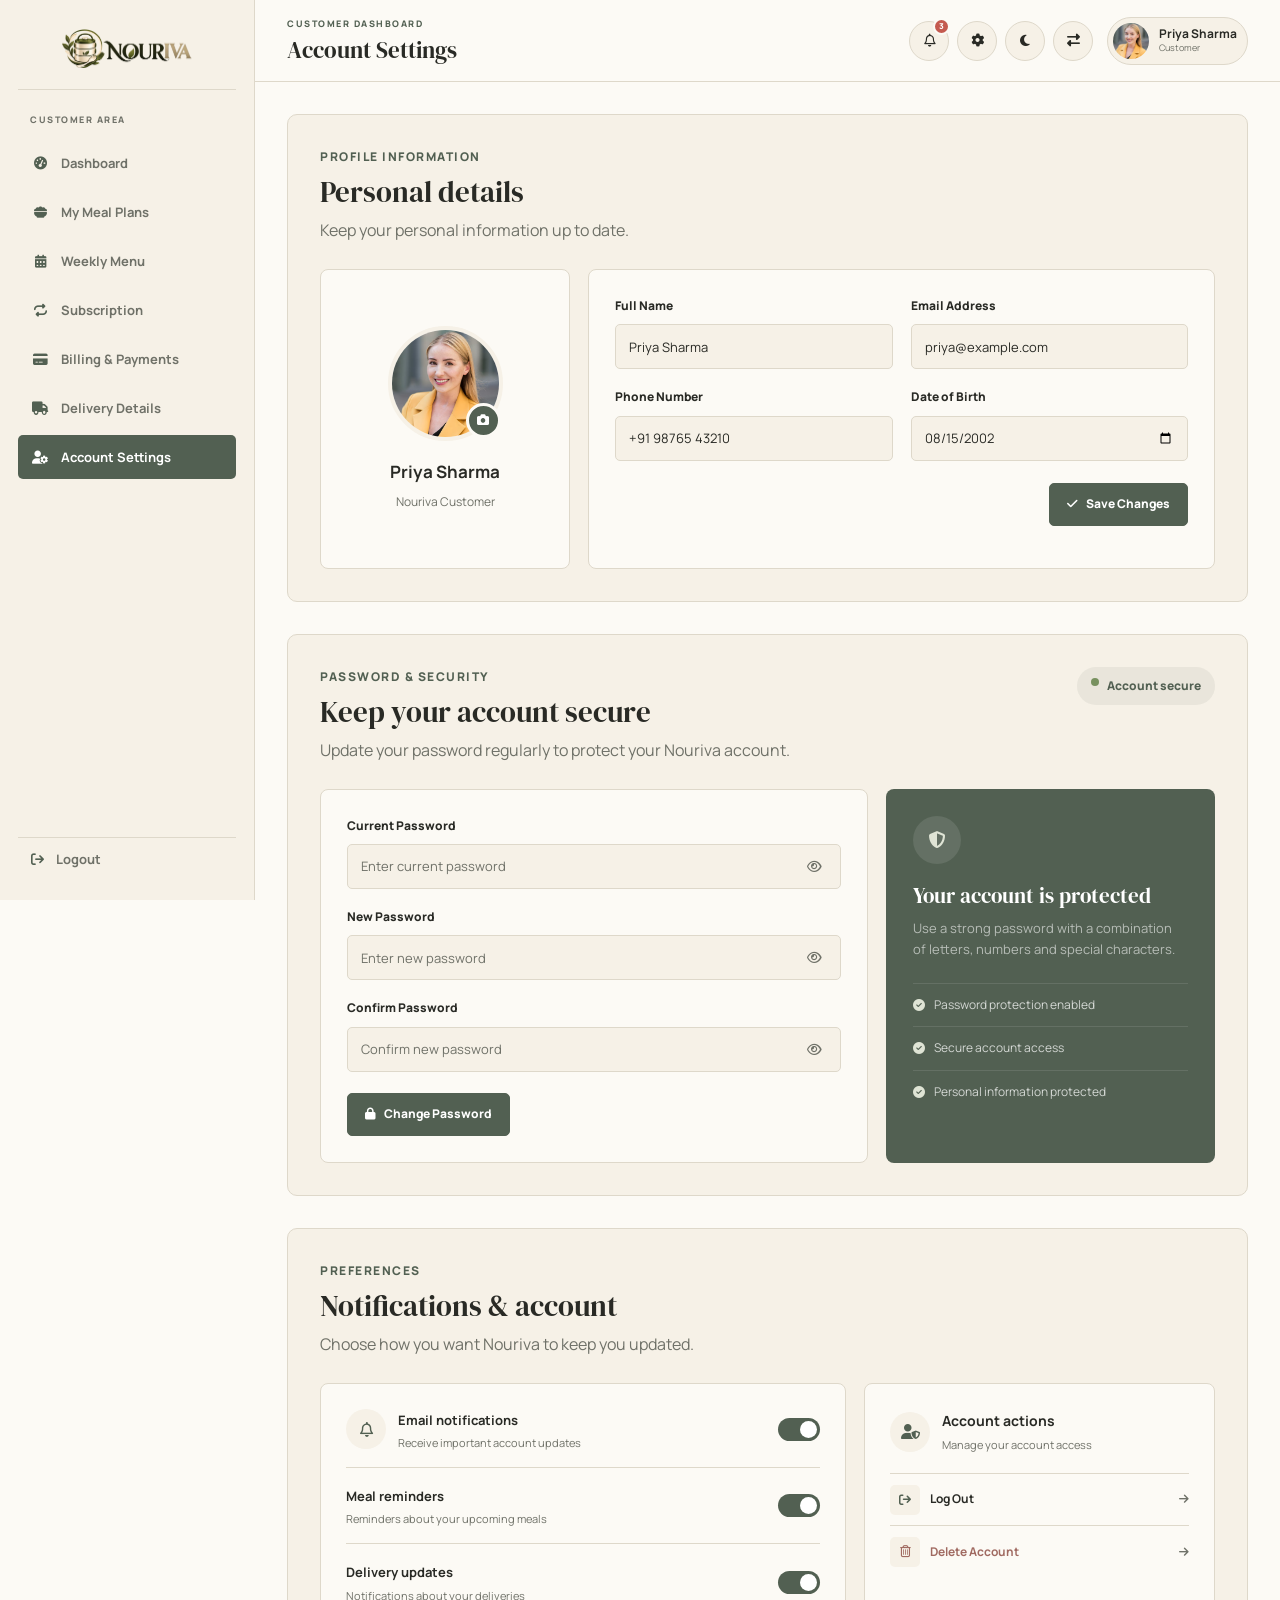
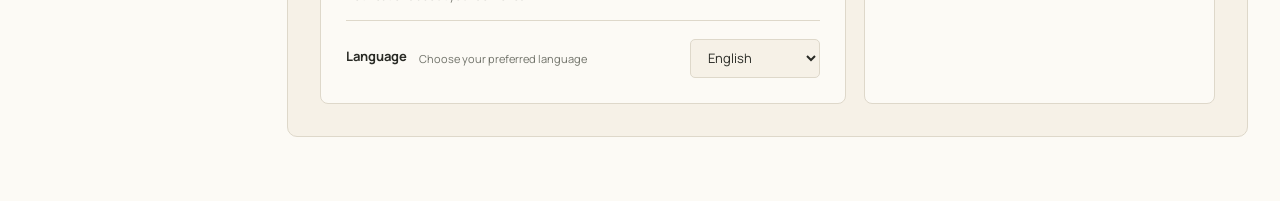
<file: d7.html>
<!DOCTYPE html>
<html lang="en">

<head>
    <meta charset="UTF-8">

    <!-- Responsive -->
    <meta name="viewport" content="width=device-width, initial-scale=1.0">

    <!-- SEO -->
    <meta name="description" content="NOURIVA - Home-cooked tiffin and meal subscription service.">
    <meta name="keywords" content="tiffin, meal subscription, home cooked meals, food delivery">
    <meta name="author" content="NOURIVA">

    <!-- Page Title -->
    <title>NOURIVA</title>

    <!-- Favicon -->
    <link rel="icon" type="image/png" href="images/favicon.png">

    <!-- Google Fonts -->
    <link rel="preconnect" href="https://fonts.googleapis.com">
    <link rel="preconnect" href="https://fonts.gstatic.com" crossorigin>

    <!-- Heading: DM Serif Display | Body: Manrope -->
    <link
        href="https://fonts.googleapis.com/css2?family=DM+Serif+Display&family=Manrope:wght@400;500;600;700;800&display=swap"
        rel="stylesheet">

    <!-- Bootstrap -->
    <link href="https://cdn.jsdelivr.net/npm/bootstrap@5.3.3/dist/css/bootstrap.min.css" rel="stylesheet">

    <!-- Font Awesome -->
    <link rel="stylesheet" href="https://cdnjs.cloudflare.com/ajax/libs/font-awesome/6.7.2/css/all.min.css">

    <!-- Main CSS -->
    <link rel="stylesheet" href="css/dashboard.css">

</head>

<body>

    <!-- =========================================
     NOURIVA CUSTOMER DASHBOARD
========================================= -->

    <div class="nouriva-dashboard-layout">


        <!-- =========================================
         FIXED SIDEBAR
    ========================================== -->

        <aside class="nouriva-dashboard-sidebar">

            <!-- Mobile Sidebar Close -->

            <button type="button" class="nouriva-dashboard-sidebar-close" id="dashboard-sidebar-close"
                aria-label="Close dashboard menu">

                <i class="fa-solid fa-xmark"></i>

            </button>


            <!-- Logo -->

            <a href="index.html" class="nouriva-dashboard-logo">

                <img src="images/logo.png" alt="Nouriva">

            </a>


            <!-- Sidebar Navigation -->

            <nav class="nouriva-dashboard-nav">

                <span class="nouriva-dashboard-nav-label">
                    CUSTOMER AREA
                </span>


                <!-- Dashboard -->

                <a href="dashboard.html" class="nouriva-dashboard-nav-link">

                    <i class="fa-solid fa-gauge-high"></i>

                    <span>
                        Dashboard
                    </span>

                </a>


                <!-- Meal Plans -->

                <a href="d2.html" class="nouriva-dashboard-nav-link">

                    <i class="fa-solid fa-bowl-food"></i>

                    <span>
                        My Meal Plans
                    </span>

                </a>


                <!-- Weekly Menu -->

                <a href="d3.html" class="nouriva-dashboard-nav-link">

                    <i class="fa-solid fa-calendar-days"></i>

                    <span>
                        Weekly Menu
                    </span>

                </a>


                <!-- Subscription -->

                <a href="d4.html" class="nouriva-dashboard-nav-link">

                    <i class="fa-solid fa-repeat"></i>

                    <span>
                        Subscription
                    </span>

                </a>


                <!-- Billing -->

                <a href="d5.html" class="nouriva-dashboard-nav-link">

                    <i class="fa-solid fa-credit-card"></i>

                    <span>
                        Billing &amp; Payments
                    </span>

                </a>


                <!-- Delivery -->

                <a href="d6.html" class="nouriva-dashboard-nav-link">

                    <i class="fa-solid fa-truck"></i>

                    <span>
                        Delivery Details
                    </span>

                </a>


                <!-- Settings -->

                <a href="d7.html" class="nouriva-dashboard-nav-link active">

                    <i class="fa-solid fa-user-gear"></i>

                    <span>
                        Account Settings
                    </span>

                </a>

                </nav>

                <!-- Mobile Sidebar Profile -->

                <div class="nouriva-dashboard-sidebar-mobile">

                    <div class="nouriva-sidebar-quick-actions">

                        <button type="button" class="nouriva-sidebar-quick-action"
                            aria-label="Notifications">

                            <i class="fa-regular fa-bell"></i>

                            <span class="nouriva-sidebar-action-badge">
                                3
                            </span>

                            <span class="nouriva-sidebar-quick-action-label">
                                Notification
                            </span>

                        </button>

                        <button type="button" class="nouriva-sidebar-quick-action"
                            aria-label="Settings">

                            <i class="fa-solid fa-gear"></i>

                            <span class="nouriva-sidebar-quick-action-label">
                                Settings
                            </span>

                        </button>

                        <button type="button" class="nouriva-sidebar-quick-action"
                            data-dashboard-action="theme"
                            aria-label="Toggle dark mode"
                            aria-pressed="false">

                            <i class="fa-solid fa-moon"></i>

                            <span class="nouriva-sidebar-quick-action-label">
                                Dark Mode
                            </span>

                        </button>

                        <button type="button" class="nouriva-sidebar-quick-action"
                            data-dashboard-action="rtl"
                            aria-label="Toggle RTL"
                            aria-pressed="false">

                            <i class="fa-solid fa-right-left"></i>

                            <span class="nouriva-sidebar-quick-action-label">
                                RTL Mode
                            </span>

                        </button>

                    </div>

                    <div class="nouriva-dashboard-sidebar-divider"></div>

                    <div class="nouriva-dashboard-sidebar-profile">

                        <div class="nouriva-dashboard-sidebar-avatar">

                            <img src="images/customer-profile.jpg" alt="Priya Sharma">

                        </div>

                        <div class="nouriva-dashboard-sidebar-profile-info">

                            <strong>
                                Priya Sharma
                            </strong>

                            <span>
                                Customer
                            </span>

                        </div>

                    </div>

                </div>


            <!-- Sidebar Bottom -->

            <div class="nouriva-dashboard-sidebar-bottom">

                <a href="login.html" class="nouriva-dashboard-logout">

                    <i class="fa-solid fa-arrow-right-from-bracket"></i>

                    <span>
                        Logout
                    </span>

                </a>

            </div>

        </aside>

        <div class="nouriva-dashboard-sidebar-overlay" id="dashboard-sidebar-overlay">
        </div>

        <!-- =========================================
         MAIN AREA
    ========================================== -->

        <div class="nouriva-dashboard-main">


            <!-- =====================================
             TOP HEADER
        ====================================== -->

            <header class="nouriva-dashboard-header">

                <!-- Mobile Menu Toggle -->

                <button type="button" class="nouriva-dashboard-menu-toggle" id="dashboard-menu-toggle"
                    aria-label="Open dashboard menu" aria-expanded="false">

                    <i class="fa-solid fa-bars"></i>

                </button>

                <!-- Left -->

                <div class="nouriva-dashboard-header-left">

                    <span>
                        CUSTOMER DASHBOARD
                    </span>

                    <h1>
                        Account Settings
                    </h1>

                </div>


                <!-- Right -->

                <div class="nouriva-dashboard-header-right">


                    <!-- Notification -->

                    <button type="button" class="nouriva-dashboard-header-icon nouriva-notification-button"
                        aria-label="Notifications">

                        <i class="fa-regular fa-bell"></i>

                        <span class="nouriva-notification-badge">
                            3
                        </span>

                    </button>

                    <!-- Settings -->

                    <button type="button" class="nouriva-dashboard-header-icon" aria-label="Settings">

                        <i class="fa-solid fa-gear"></i>

                    </button>


                    <!-- Dark Mode -->

                    <button type="button" class="nouriva-dashboard-header-icon" id="dashboard-theme-toggle"
                        aria-label="Toggle dark mode">

                        <i class="fa-solid fa-moon"></i>

                    </button>


                    <!-- RTL -->

                    <button type="button" class="nouriva-dashboard-header-icon" id="dashboard-rtl-toggle"
                        aria-label="Toggle RTL">

                        <i class="fa-solid fa-right-left"></i>

                    </button>


                    <!-- Customer Profile -->

                    <button type="button" class="nouriva-dashboard-profile">

                        <div class="nouriva-dashboard-avatar">

                            <img src="images/customer-profile.jpg" alt="Priya Sharma">

                        </div>

                        <div class="nouriva-dashboard-profile-info">

                            <strong>
                                Priya Sharma
                            </strong>

                            <span>
                                Customer
                            </span>

                        </div>

                    </button>

                </div>

            </header>



            <main class="nouriva-dashboard-content">

                <!-- =================================================
                 SECTION 01
                 PROFILE INFORMATION
            ================================================== -->

                <section class="account-profile-section">


                    <div class="account-section-heading">

                        <div>

                            <span>
                                PROFILE INFORMATION
                            </span>

                            <h2>
                                Personal details
                            </h2>

                            <p>
                                Keep your personal information up to date.
                            </p>

                        </div>

                    </div>



                    <div class="account-profile-layout">


                        <!-- PROFILE IMAGE -->

                        <div class="account-profile-image-card">

                            <div class="account-profile-image">

                                <img src="images/customer-profile.jpg" alt="Priya Sharma">

                                <button type="button" id="change-profile-image" title="Change profile image">

                                    <i class="fa-solid fa-camera"></i>

                                </button>

                            </div>


                            <strong>
                                Priya Sharma
                            </strong>

                            <span>
                                Nouriva Customer
                            </span>

                        </div>



                        <!-- PROFILE FORM -->

                        <div class="account-profile-form">


                            <div class="account-form-grid">


                                <div class="account-form-group">

                                    <label for="account-name">
                                        Full Name
                                    </label>

                                    <input type="text" id="account-name" value="Priya Sharma">

                                </div>


                                <div class="account-form-group">

                                    <label for="account-email">
                                        Email Address
                                    </label>

                                    <input type="email" id="account-email" value="priya@example.com">

                                </div>


                                <div class="account-form-group">

                                    <label for="account-phone">
                                        Phone Number
                                    </label>

                                    <input type="tel" id="account-phone" value="+91 98765 43210">

                                </div>


                                <div class="account-form-group">

                                    <label for="account-dob">
                                        Date of Birth
                                    </label>

                                    <input type="date" id="account-dob" value="2002-08-15">

                                </div>

                            </div>


                            <div class="account-form-actions">

                                <button type="button" id="save-profile" class="account-primary-button">

                                    <i class="fa-solid fa-check"></i>

                                    Save Changes

                                </button>

                            </div>

                        </div>

                    </div>

                </section>



                <!-- =================================================
                 SECTION 02
                 PASSWORD & SECURITY
            ================================================== -->

                <section class="account-security-section">


                    <div class="account-section-heading">

                        <div>

                            <span>
                                PASSWORD &amp; SECURITY
                            </span>

                            <h2>
                                Keep your account secure
                            </h2>

                            <p>
                                Update your password regularly to protect
                                your Nouriva account.
                            </p>

                        </div>


                        <div class="account-security-status">

                            <span></span>

                            Account secure

                        </div>

                    </div>



                    <div class="account-security-layout">


                        <!-- PASSWORD FORM -->

                        <div class="account-password-card">


                            <div class="account-password-form">


                                <div class="account-form-group">

                                    <label for="current-password">
                                        Current Password
                                    </label>

                                    <div class="account-password-input">

                                        <input type="password" id="current-password"
                                            placeholder="Enter current password">

                                        <button type="button" class="account-password-toggle"
                                            data-target="current-password">

                                            <i class="fa-regular fa-eye"></i>

                                        </button>

                                    </div>

                                </div>


                                <div class="account-form-group">

                                    <label for="new-password">
                                        New Password
                                    </label>

                                    <div class="account-password-input">

                                        <input type="password" id="new-password" placeholder="Enter new password">

                                        <button type="button" class="account-password-toggle"
                                            data-target="new-password">

                                            <i class="fa-regular fa-eye"></i>

                                        </button>

                                    </div>

                                </div>


                                <div class="account-form-group">

                                    <label for="confirm-password">
                                        Confirm Password
                                    </label>

                                    <div class="account-password-input">

                                        <input type="password" id="confirm-password" placeholder="Confirm new password">

                                        <button type="button" class="account-password-toggle"
                                            data-target="confirm-password">

                                            <i class="fa-regular fa-eye"></i>

                                        </button>

                                    </div>

                                </div>


                                <button type="button" id="change-password" class="account-primary-button">

                                    <i class="fa-solid fa-lock"></i>

                                    Change Password

                                </button>

                            </div>


                        </div>



                        <!-- SECURITY INFO -->

                        <div class="account-security-info">


                            <div class="account-security-info-icon">

                                <i class="fa-solid fa-shield-halved"></i>

                            </div>


                            <h3>
                                Your account is protected
                            </h3>


                            <p>
                                Use a strong password with a combination
                                of letters, numbers and special characters.
                            </p>


                            <div class="account-security-item">

                                <i class="fa-solid fa-circle-check"></i>

                                <span>
                                    Password protection enabled
                                </span>

                            </div>


                            <div class="account-security-item">

                                <i class="fa-solid fa-circle-check"></i>

                                <span>
                                    Secure account access
                                </span>

                            </div>


                            <div class="account-security-item">

                                <i class="fa-solid fa-circle-check"></i>

                                <span>
                                    Personal information protected
                                </span>

                            </div>

                        </div>

                    </div>

                </section>



                <!-- =================================================
                 SECTION 03
                 PREFERENCES & ACCOUNT
            ================================================== -->

                <section class="account-preferences-section">


                    <div class="account-section-heading">

                        <div>

                            <span>
                                PREFERENCES
                            </span>

                            <h2>
                                Notifications &amp; account
                            </h2>

                            <p>
                                Choose how you want Nouriva to keep you updated.
                            </p>

                        </div>

                    </div>



                    <div class="account-preferences-layout">


                        <!-- NOTIFICATIONS -->

                        <div class="account-notification-card">


                            <div class="account-preference-header">

                                <div>

                                    <i class="fa-regular fa-bell"></i>

                                    <div>

                                        <strong>
                                            Email notifications
                                        </strong>

                                        <span>
                                            Receive important account updates
                                        </span>

                                    </div>

                                </div>


                                <label class="account-switch">

                                    <input type="checkbox" checked>

                                    <span></span>

                                </label>

                            </div>



                            <div class="account-preference-row">

                                <div>

                                    <strong>
                                        Meal reminders
                                    </strong>

                                    <span>
                                        Reminders about your upcoming meals
                                    </span>

                                </div>


                                <label class="account-switch">

                                    <input type="checkbox" checked>

                                    <span></span>

                                </label>

                            </div>



                            <div class="account-preference-row">

                                <div>

                                    <strong>
                                        Delivery updates
                                    </strong>

                                    <span>
                                        Notifications about your deliveries
                                    </span>

                                </div>


                                <label class="account-switch">

                                    <input type="checkbox" checked>

                                    <span></span>

                                </label>

                            </div>



                            <div class="account-language-row">

                                <div>

                                    <strong>
                                        Language
                                    </strong>

                                    <span>
                                        Choose your preferred language
                                    </span>

                                </div>


                                <select id="account-language">

                                    <option value="en">
                                        English
                                    </option>

                                    <option value="ta">
                                        Tamil
                                    </option>

                                </select>

                            </div>

                        </div>



                        <!-- ACCOUNT ACTIONS -->

                        <div class="account-actions-card">


                            <div class="account-actions-header">

                                <i class="fa-solid fa-user-shield"></i>

                                <div>

                                    <strong>
                                        Account actions
                                    </strong>

                                    <span>
                                        Manage your account access
                                    </span>

                                </div>

                            </div>


                            <button type="button" id="account-logout" class="account-action-button">

                                <span>

                                    <i class="fa-solid fa-arrow-right-from-bracket"></i>

                                    Log Out

                                </span>

                                <i class="fa-solid fa-arrow-right"></i>

                            </button>


                            <button type="button" id="delete-account" class="account-action-button danger">

                                <span>

                                    <i class="fa-regular fa-trash-can"></i>

                                    Delete Account

                                </span>

                                <i class="fa-solid fa-arrow-right"></i>

                            </button>


                        </div>

                    </div>

                </section>

            </main>

        </div>

    </div>


    <!-- Main JS -->
    <script src="js/animations.js"></script>
    <script src="js/dashboard.js"></script>

</body>

</html>
</file>
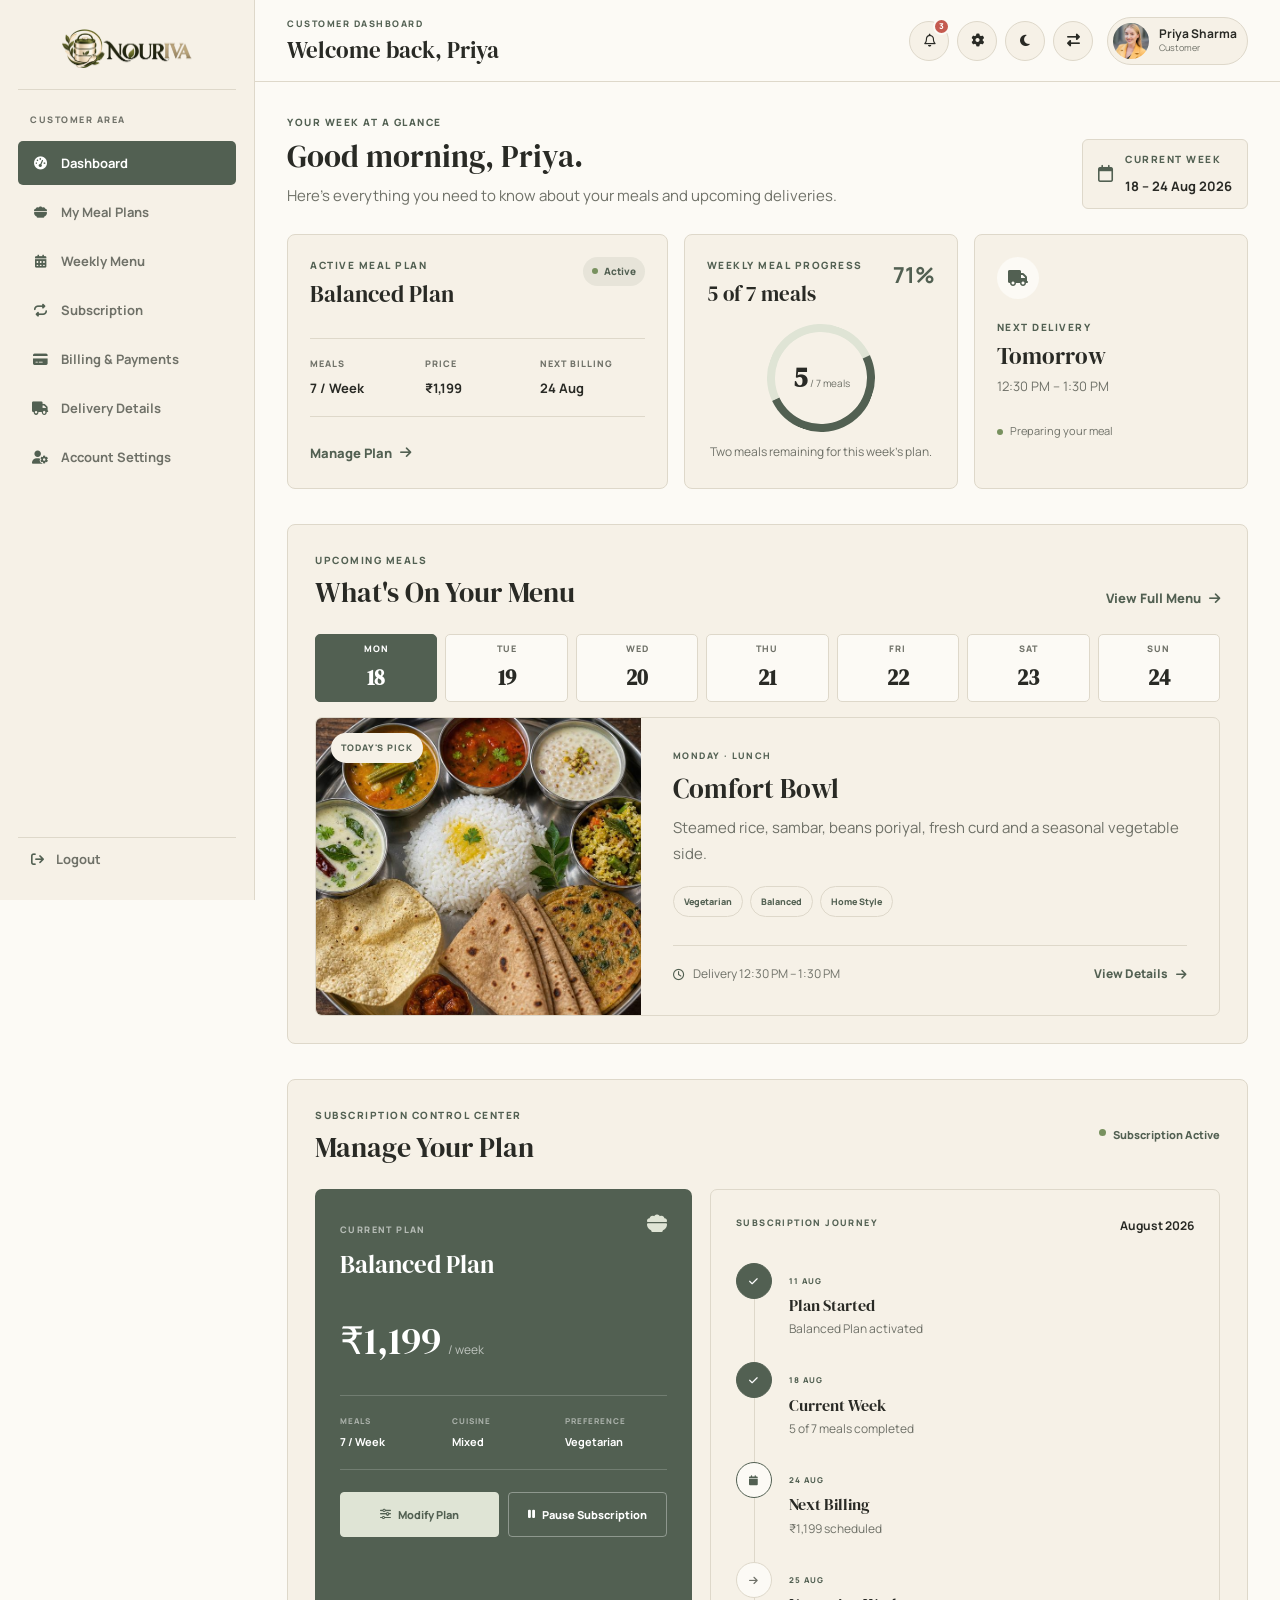
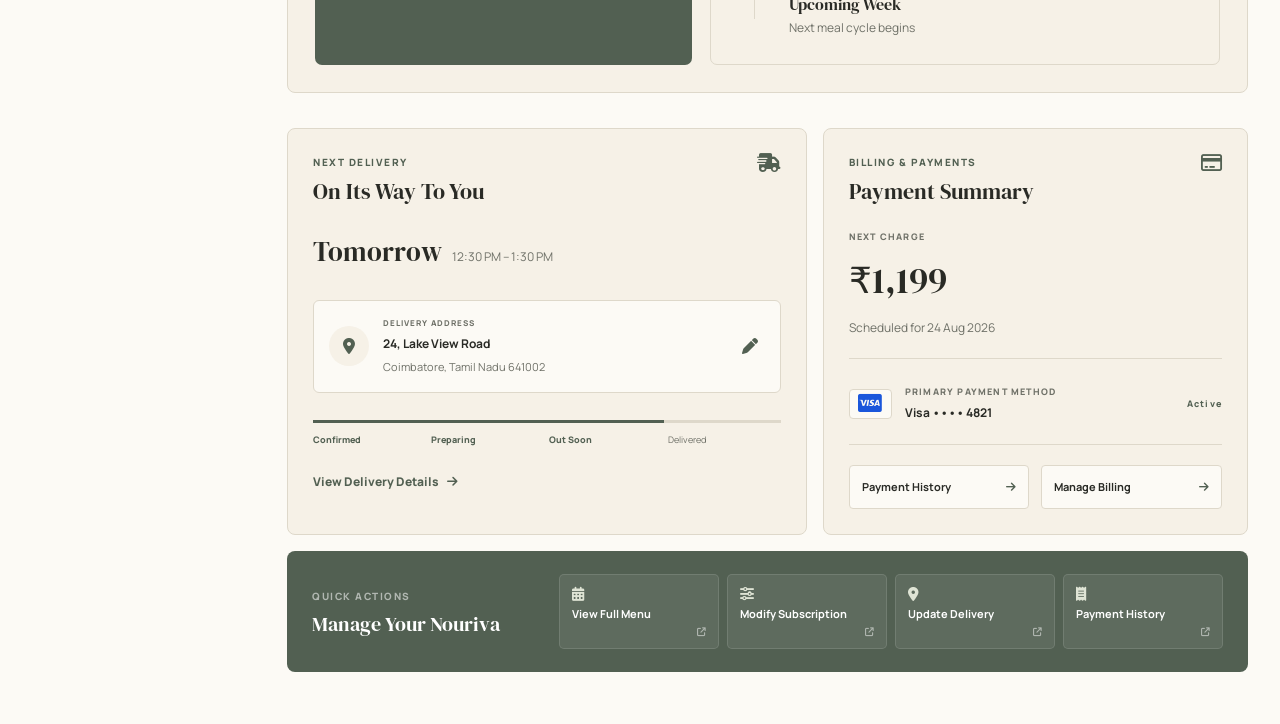
<file: dashboard.html>
<!DOCTYPE html>
<html lang="en">

<head>
    <meta charset="UTF-8">

    <!-- Responsive -->
    <meta name="viewport" content="width=device-width, initial-scale=1.0">

    <!-- SEO -->
    <meta name="description" content="NOURIVA - Home-cooked tiffin and meal subscription service.">
    <meta name="keywords" content="tiffin, meal subscription, home cooked meals, food delivery">
    <meta name="author" content="NOURIVA">

    <!-- Page Title -->
    <title>NOURIVA</title>

    <!-- Favicon -->
    <link rel="icon" type="image/png" href="images/favicon.png">

    <!-- Google Fonts -->
    <link rel="preconnect" href="https://fonts.googleapis.com">
    <link rel="preconnect" href="https://fonts.gstatic.com" crossorigin>

    <!-- Heading: DM Serif Display | Body: Manrope -->
    <link
        href="https://fonts.googleapis.com/css2?family=DM+Serif+Display&family=Manrope:wght@400;500;600;700;800&display=swap"
        rel="stylesheet">

    <!-- Bootstrap -->
    <link href="https://cdn.jsdelivr.net/npm/bootstrap@5.3.3/dist/css/bootstrap.min.css" rel="stylesheet">

    <!-- Font Awesome -->
    <link rel="stylesheet" href="https://cdnjs.cloudflare.com/ajax/libs/font-awesome/6.7.2/css/all.min.css">

    <!-- Main CSS -->
    <link rel="stylesheet" href="css/dashboard.css">

</head>

<body>

    <!-- =========================================
     NOURIVA CUSTOMER DASHBOARD
========================================= -->

    <div class="nouriva-dashboard-layout">


        <!-- =========================================
         FIXED SIDEBAR
    ========================================== -->

        <aside class="nouriva-dashboard-sidebar">


            <!-- Mobile Sidebar Close -->

            <button type="button" class="nouriva-dashboard-sidebar-close" id="dashboard-sidebar-close"
                aria-label="Close dashboard menu">

                <i class="fa-solid fa-xmark"></i>

            </button>

            <!-- Logo -->

            <a href="index.html" class="nouriva-dashboard-logo">

                <img src="images/logo.png" alt="Nouriva">

            </a>


            <!-- Sidebar Navigation -->

                <nav class="nouriva-dashboard-nav">

                <span class="nouriva-dashboard-nav-label">
                    CUSTOMER AREA
                </span>


                <!-- Dashboard -->

                <a href="dashboard.html" class="nouriva-dashboard-nav-link active">

                    <i class="fa-solid fa-gauge-high"></i>

                    <span>
                        Dashboard
                    </span>

                </a>


                <!-- Meal Plans -->

                <a href="d2.html" class="nouriva-dashboard-nav-link">

                    <i class="fa-solid fa-bowl-food"></i>

                    <span>
                        My Meal Plans
                    </span>

                </a>


                <!-- Weekly Menu -->

                <a href="d3.html" class="nouriva-dashboard-nav-link">

                    <i class="fa-solid fa-calendar-days"></i>

                    <span>
                        Weekly Menu
                    </span>

                </a>


                <!-- Subscription -->

                <a href="d4.html" class="nouriva-dashboard-nav-link">

                    <i class="fa-solid fa-repeat"></i>

                    <span>
                        Subscription
                    </span>

                </a>


                <!-- Billing -->

                <a href="d5.html" class="nouriva-dashboard-nav-link">

                    <i class="fa-solid fa-credit-card"></i>

                    <span>
                        Billing &amp; Payments
                    </span>

                </a>


                <!-- Delivery -->

                <a href="d6.html" class="nouriva-dashboard-nav-link">

                    <i class="fa-solid fa-truck"></i>

                    <span>
                        Delivery Details
                    </span>

                </a>


                <!-- Settings -->

                <a href="d7.html" class="nouriva-dashboard-nav-link">

                    <i class="fa-solid fa-user-gear"></i>

                    <span>
                        Account Settings
                    </span>

                </a>

                </nav>

                <!-- Mobile Sidebar Profile -->

                <div class="nouriva-dashboard-sidebar-mobile">

                    <div class="nouriva-sidebar-quick-actions">

                        <button type="button" class="nouriva-sidebar-quick-action"
                            aria-label="Notifications">

                            <i class="fa-regular fa-bell"></i>

                            <span class="nouriva-sidebar-action-badge">
                                3
                            </span>

                            <span class="nouriva-sidebar-quick-action-label">
                                Notification
                            </span>

                        </button>

                        <button type="button" class="nouriva-sidebar-quick-action"
                            aria-label="Settings">

                            <i class="fa-solid fa-gear"></i>

                            <span class="nouriva-sidebar-quick-action-label">
                                Settings
                            </span>

                        </button>

                        <button type="button" class="nouriva-sidebar-quick-action"
                            data-dashboard-action="theme"
                            aria-label="Toggle dark mode"
                            aria-pressed="false">

                            <i class="fa-solid fa-moon"></i>

                            <span class="nouriva-sidebar-quick-action-label">
                                Dark Mode
                            </span>

                        </button>

                        <button type="button" class="nouriva-sidebar-quick-action"
                            data-dashboard-action="rtl"
                            aria-label="Toggle RTL"
                            aria-pressed="false">

                            <i class="fa-solid fa-right-left"></i>

                            <span class="nouriva-sidebar-quick-action-label">
                                RTL Mode
                            </span>

                        </button>

                    </div>

                    <div class="nouriva-dashboard-sidebar-divider"></div>

                    <div class="nouriva-dashboard-sidebar-profile">

                        <div class="nouriva-dashboard-sidebar-avatar">

                            <img src="images/customer-profile.jpg" alt="Priya Sharma">

                        </div>

                        <div class="nouriva-dashboard-sidebar-profile-info">

                            <strong>
                                Priya Sharma
                            </strong>

                            <span>
                                Customer
                            </span>

                        </div>

                    </div>

                </div>


            <!-- Sidebar Bottom -->

            <div class="nouriva-dashboard-sidebar-bottom">

                <a href="login.html" class="nouriva-dashboard-logout">

                    <i class="fa-solid fa-arrow-right-from-bracket"></i>

                    <span>
                        Logout
                    </span>

                </a>

            </div>

        </aside>

        <!-- Mobile Sidebar Overlay -->

        <div class="nouriva-dashboard-sidebar-overlay" id="dashboard-sidebar-overlay">
        </div>

        <!-- =========================================
         MAIN AREA
    ========================================== -->

        <div class="nouriva-dashboard-main">


            <!-- =====================================
             TOP HEADER
        ====================================== -->

            <header class="nouriva-dashboard-header">

                <!-- Mobile Menu Toggle -->

                <button type="button" class="nouriva-dashboard-menu-toggle" id="dashboard-menu-toggle"
                    aria-label="Open dashboard menu" aria-expanded="false">

                    <i class="fa-solid fa-bars"></i>

                </button>


                <!-- Left -->

                <div class="nouriva-dashboard-header-left">

                    <span>
                        CUSTOMER DASHBOARD
                    </span>

                    <h1>
                        Welcome back, Priya
                    </h1>

                </div>


                <!-- Right -->

                <div class="nouriva-dashboard-header-right">


                    <!-- Notification -->

                    <button type="button" class="nouriva-dashboard-header-icon nouriva-notification-button"
                        aria-label="Notifications">

                        <i class="fa-regular fa-bell"></i>

                        <span class="nouriva-notification-badge">
                            3
                        </span>

                    </button>

                    <!-- Settings -->

                    <button type="button" class="nouriva-dashboard-header-icon" aria-label="Settings">

                        <i class="fa-solid fa-gear"></i>

                    </button>


                    <!-- Dark Mode -->

                    <button type="button" class="nouriva-dashboard-header-icon" id="dashboard-theme-toggle"
                        aria-label="Toggle dark mode">

                        <i class="fa-solid fa-moon"></i>

                    </button>


                    <!-- RTL -->

                    <button type="button" class="nouriva-dashboard-header-icon" id="dashboard-rtl-toggle"
                        aria-label="Toggle RTL">

                        <i class="fa-solid fa-right-left"></i>

                    </button>


                    <!-- Customer Profile -->

                    <button type="button" class="nouriva-dashboard-profile">

                        <div class="nouriva-dashboard-avatar">

                            <img src="images/customer-profile.jpg" alt="Priya Sharma">

                        </div>

                        <div class="nouriva-dashboard-profile-info">

                            <strong>
                                Priya Sharma
                            </strong>

                            <span>
                                Customer
                            </span>

                        </div>

                    </button>

                </div>

            </header>


            <!-- =====================================
             DASHBOARD CONTENT
        ====================================== -->

            <main class="nouriva-dashboard-content">

                <!-- =========================================
     DASHBOARD SECTION 01
     WEEK AT A GLANCE
========================================= -->

                <section class="dash-overview-zone">

                    <div class="dash-overview-top">

                        <div class="dash-overview-welcome">

                            <span>
                                YOUR WEEK AT A GLANCE
                            </span>

                            <h2>
                                Good morning, Priya.
                            </h2>

                            <p>
                                Here's everything you need to know about
                                your meals and upcoming deliveries.
                            </p>

                        </div>


                        <div class="dash-overview-date">

                            <i class="fa-regular fa-calendar"></i>

                            <div>

                                <span>
                                    CURRENT WEEK
                                </span>

                                <strong>
                                    18 – 24 Aug 2026
                                </strong>

                            </div>

                        </div>

                    </div>


                    <div class="dash-overview-grid">

                        <!-- Active Plan -->

                        <div class="dash-overview-plan">

                            <div class="dash-overview-plan-head">

                                <div>

                                    <span>
                                        ACTIVE MEAL PLAN
                                    </span>

                                    <h3>
                                        Balanced Plan
                                    </h3>

                                </div>

                                <div class="dash-active-status">
                                    <span></span>
                                    Active
                                </div>

                            </div>


                            <div class="dash-overview-plan-details">

                                <div>
                                    <span>
                                        MEALS
                                    </span>

                                    <strong>
                                        7 / Week
                                    </strong>
                                </div>

                                <div>
                                    <span>
                                        PRICE
                                    </span>

                                    <strong>
                                        ₹1,199
                                    </strong>
                                </div>

                                <div>
                                    <span>
                                        NEXT BILLING
                                    </span>

                                    <strong>
                                        24 Aug
                                    </strong>
                                </div>

                            </div>


                            <a href="#subscription-area">
                                Manage Plan
                                <i class="fa-solid fa-arrow-right"></i>
                            </a>

                        </div>


                        <!-- Weekly Progress -->

                        <div class="dash-overview-progress">

                            <div class="dash-progress-heading">

                                <div>

                                    <span>
                                        WEEKLY MEAL PROGRESS
                                    </span>

                                    <h3>
                                        5 of 7 meals
                                    </h3>

                                </div>

                                <strong>
                                    71%
                                </strong>

                            </div>


                            <div class="dash-progress-ring">

                                <div class="dash-progress-circle">

                                    <div>

                                        <strong>
                                            5
                                        </strong>

                                        <span>
                                            / 7 meals
                                        </span>

                                    </div>

                                </div>

                            </div>


                            <p>
                                Two meals remaining for this week's plan.
                            </p>

                        </div>


                        <!-- Next Delivery -->

                        <div class="dash-overview-delivery">

                            <div class="dash-delivery-icon">
                                <i class="fa-solid fa-truck"></i>
                            </div>

                            <span>
                                NEXT DELIVERY
                            </span>

                            <h3>
                                Tomorrow
                            </h3>

                            <p>
                                12:30 PM – 1:30 PM
                            </p>

                            <div class="dash-delivery-status">
                                <span></span>
                                Preparing your meal
                            </div>

                        </div>

                    </div>

                </section>

                <!-- =========================================
     DASHBOARD SECTION 02
     UPCOMING MEALS
========================================= -->

                <section class="dash-menu-zone">

                    <div class="dash-menu-heading">

                        <div>

                            <span>
                                UPCOMING MEALS
                            </span>

                            <h2>
                                What's On Your Menu
                            </h2>

                        </div>

                        <a href="meal-plans.html">
                            View Full Menu
                            <i class="fa-solid fa-arrow-right"></i>
                        </a>

                    </div>


                    <!-- Day Selector -->

                    <div class="dash-day-selector">

                        <button type="button" class="dash-day-choice active" data-menu-day="monday">

                            <span>
                                MON
                            </span>

                            <strong>
                                18
                            </strong>

                        </button>


                        <button type="button" class="dash-day-choice" data-menu-day="tuesday">

                            <span>
                                TUE
                            </span>

                            <strong>
                                19
                            </strong>

                        </button>


                        <button type="button" class="dash-day-choice" data-menu-day="wednesday">

                            <span>
                                WED
                            </span>

                            <strong>
                                20
                            </strong>

                        </button>


                        <button type="button" class="dash-day-choice" data-menu-day="thursday">

                            <span>
                                THU
                            </span>

                            <strong>
                                21
                            </strong>

                        </button>


                        <button type="button" class="dash-day-choice" data-menu-day="friday">

                            <span>
                                FRI
                            </span>

                            <strong>
                                22
                            </strong>

                        </button>


                        <button type="button" class="dash-day-choice" data-menu-day="saturday">

                            <span>
                                SAT
                            </span>

                            <strong>
                                23
                            </strong>

                        </button>


                        <button type="button" class="dash-day-choice" data-menu-day="sunday">

                            <span>
                                SUN
                            </span>

                            <strong>
                                24
                            </strong>

                        </button>

                    </div>


                    <!-- Menu Preview -->

                    <div class="dash-menu-preview">


                        <!-- Monday -->

                        <div class="dash-menu-detail active" data-menu-content="monday">

                            <div class="dash-menu-photo">

                                <img src="images/menu-monday.jpg" alt="Monday meal">

                                <span>
                                    TODAY'S PICK
                                </span>

                            </div>


                            <div class="dash-menu-information">

                                <span>
                                    MONDAY · LUNCH
                                </span>

                                <h3>
                                    Comfort Bowl
                                </h3>

                                <p>
                                    Steamed rice, sambar, beans poriyal,
                                    fresh curd and a seasonal vegetable side.
                                </p>


                                <div class="dash-menu-tags">

                                    <span>
                                        Vegetarian
                                    </span>

                                    <span>
                                        Balanced
                                    </span>

                                    <span>
                                        Home Style
                                    </span>

                                </div>


                                <div class="dash-menu-bottom">

                                    <div>

                                        <i class="fa-regular fa-clock"></i>

                                        <span>
                                            Delivery 12:30 PM – 1:30 PM
                                        </span>

                                    </div>

                                    <button type="button" class="dash-menu-view">

                                        View Details

                                        <i class="fa-solid fa-arrow-right"></i>

                                    </button>

                                </div>

                            </div>

                        </div>


                        <!-- Tuesday -->

                        <div class="dash-menu-detail" data-menu-content="tuesday">

                            <div class="dash-menu-photo">

                                <img src="images/menu-tuesday.jpg" alt="Tuesday meal">

                            </div>


                            <div class="dash-menu-information">

                                <span>
                                    TUESDAY · LUNCH
                                </span>

                                <h3>
                                    Homestyle Thali
                                </h3>

                                <p>
                                    Soft chapati, dal, vegetable curry,
                                    steamed rice and fresh seasonal salad.
                                </p>

                                <div class="dash-menu-tags">

                                    <span>
                                        Balanced
                                    </span>

                                    <span>
                                        Vegetarian
                                    </span>

                                </div>

                                <div class="dash-menu-bottom">

                                    <div>

                                        <i class="fa-regular fa-clock"></i>

                                        <span>
                                            Delivery 12:30 PM – 1:30 PM
                                        </span>

                                    </div>

                                    <button type="button" class="dash-menu-view">

                                        View Details

                                        <i class="fa-solid fa-arrow-right"></i>

                                    </button>

                                </div>

                            </div>

                        </div>


                        <!-- Wednesday -->

                        <div class="dash-menu-detail" data-menu-content="wednesday">

                            <div class="dash-menu-photo">

                                <img src="images/menu-wednesday.jpg" alt="Wednesday meal">

                            </div>


                            <div class="dash-menu-information">

                                <span>
                                    WEDNESDAY · LUNCH
                                </span>

                                <h3>
                                    Protein Plate
                                </h3>

                                <p>
                                    Steamed rice, grilled paneer, dal,
                                    mixed vegetables and cooling curd.
                                </p>

                                <div class="dash-menu-tags">

                                    <span>
                                        High Protein
                                    </span>

                                    <span>
                                        Vegetarian
                                    </span>

                                </div>

                                <div class="dash-menu-bottom">

                                    <div>

                                        <i class="fa-regular fa-clock"></i>

                                        <span>
                                            Delivery 12:30 PM – 1:30 PM
                                        </span>

                                    </div>

                                    <button type="button" class="dash-menu-view">

                                        View Details

                                        <i class="fa-solid fa-arrow-right"></i>

                                    </button>

                                </div>

                            </div>

                        </div>


                        <!-- Thursday -->

                        <div class="dash-menu-detail" data-menu-content="thursday">

                            <div class="dash-menu-photo">

                                <img src="images/menu-thursday.jpg" alt="Thursday meal">

                            </div>


                            <div class="dash-menu-information">

                                <span>
                                    THURSDAY · LUNCH
                                </span>

                                <h3>
                                    Lemon Rice Bowl
                                </h3>

                                <p>
                                    Fragrant lemon rice, vegetable kootu,
                                    crispy side and fresh curd.
                                </p>

                                <div class="dash-menu-tags">

                                    <span>
                                        Vegetarian
                                    </span>

                                    <span>
                                        Home Style
                                    </span>

                                </div>

                                <div class="dash-menu-bottom">

                                    <div>

                                        <i class="fa-regular fa-clock"></i>

                                        <span>
                                            Delivery 12:30 PM – 1:30 PM
                                        </span>

                                    </div>

                                    <button type="button" class="dash-menu-view">

                                        View Details

                                        <i class="fa-solid fa-arrow-right"></i>

                                    </button>

                                </div>

                            </div>

                        </div>


                        <!-- Friday -->

                        <div class="dash-menu-detail" data-menu-content="friday">

                            <div class="dash-menu-photo">

                                <img src="images/menu-friday.jpg" alt="Friday meal">

                            </div>


                            <div class="dash-menu-information">

                                <span>
                                    FRIDAY · LUNCH
                                </span>

                                <h3>
                                    Friday Special
                                </h3>

                                <p>
                                    Steamed rice, chef's special curry,
                                    vegetable poriyal, rasam and dessert.
                                </p>

                                <div class="dash-menu-tags">

                                    <span>
                                        Chef's Pick
                                    </span>

                                    <span>
                                        Special
                                    </span>

                                </div>

                                <div class="dash-menu-bottom">

                                    <div>

                                        <i class="fa-regular fa-clock"></i>

                                        <span>
                                            Delivery 12:30 PM – 1:30 PM
                                        </span>

                                    </div>

                                    <button type="button" class="dash-menu-view">

                                        View Details

                                        <i class="fa-solid fa-arrow-right"></i>

                                    </button>

                                </div>

                            </div>

                        </div>


                        <!-- Saturday -->

                        <div class="dash-menu-detail" data-menu-content="saturday">

                            <div class="dash-menu-photo">

                                <img src="images/menu-saturday.jpg" alt="Saturday meal">

                            </div>


                            <div class="dash-menu-information">

                                <span>
                                    SATURDAY · LUNCH
                                </span>

                                <h3>
                                    Weekend Comfort
                                </h3>

                                <p>
                                    A relaxed weekend meal prepared with
                                    seasonal ingredients and familiar flavours.
                                </p>

                                <div class="dash-menu-tags">

                                    <span>
                                        Weekend
                                    </span>

                                    <span>
                                        Balanced
                                    </span>

                                </div>

                                <div class="dash-menu-bottom">

                                    <div>

                                        <i class="fa-regular fa-clock"></i>

                                        <span>
                                            Delivery 12:30 PM – 1:30 PM
                                        </span>

                                    </div>

                                    <button type="button" class="dash-menu-view">

                                        View Details

                                        <i class="fa-solid fa-arrow-right"></i>

                                    </button>

                                </div>

                            </div>

                        </div>


                        <!-- Sunday -->

                        <div class="dash-menu-detail" data-menu-content="sunday">

                            <div class="dash-menu-photo">

                                <img src="images/menu-sunday.jpg" alt="Sunday meal">

                            </div>


                            <div class="dash-menu-information">

                                <span>
                                    SUNDAY · LUNCH
                                </span>

                                <h3>
                                    Sunday Family Meal
                                </h3>

                                <p>
                                    A comforting Sunday spread prepared
                                    for a slower and more enjoyable meal.
                                </p>

                                <div class="dash-menu-tags">

                                    <span>
                                        Weekend Special
                                    </span>

                                    <span>
                                        Chef's Pick
                                    </span>

                                </div>

                                <div class="dash-menu-bottom">

                                    <div>

                                        <i class="fa-regular fa-clock"></i>

                                        <span>
                                            Delivery 12:30 PM – 1:30 PM
                                        </span>

                                    </div>

                                    <button type="button" class="dash-menu-view">

                                        View Details

                                        <i class="fa-solid fa-arrow-right"></i>

                                    </button>

                                </div>

                            </div>

                        </div>

                    </div>

                </section>


                <!-- =========================================
     DASHBOARD SECTION 03
     SUBSCRIPTION CONTROL
========================================= -->

                <section class="dash-subscription-zone" id="subscription-area">

                    <div class="dash-subscription-title">

                        <div>

                            <span>
                                SUBSCRIPTION CONTROL CENTER
                            </span>

                            <h2>
                                Manage Your Plan
                            </h2>

                        </div>

                        <div class="dash-subscription-state">

                            <span></span>

                            Subscription Active

                        </div>

                    </div>


                    <div class="dash-subscription-layout">


                        <!-- Current Plan -->

                        <div class="dash-current-plan">

                            <div class="dash-current-plan-top">

                                <div>

                                    <span>
                                        CURRENT PLAN
                                    </span>

                                    <h3>
                                        Balanced Plan
                                    </h3>

                                </div>

                                <i class="fa-solid fa-bowl-food"></i>

                            </div>


                            <div class="dash-current-price">

                                <strong>
                                    ₹1,199
                                </strong>

                                <span>
                                    / week
                                </span>

                            </div>


                            <div class="dash-plan-specs">

                                <div>

                                    <span>
                                        MEALS
                                    </span>

                                    <strong>
                                        7 / Week
                                    </strong>

                                </div>

                                <div>

                                    <span>
                                        CUISINE
                                    </span>

                                    <strong>
                                        Mixed
                                    </strong>

                                </div>

                                <div>

                                    <span>
                                        PREFERENCE
                                    </span>

                                    <strong>
                                        Vegetarian
                                    </strong>

                                </div>

                            </div>


                            <div class="dash-plan-actions">

                                <button type="button" class="dash-modify-button" id="dash-modify-plan">

                                    <i class="fa-solid fa-sliders"></i>

                                    Modify Plan

                                </button>

                                <button type="button" class="dash-pause-button" id="dash-pause-plan">

                                    <i class="fa-solid fa-pause"></i>

                                    Pause Subscription

                                </button>

                            </div>

                        </div>


                        <!-- Subscription Timeline -->

                        <div class="dash-subscription-timeline">

                            <div class="dash-timeline-heading">

                                <span>
                                    SUBSCRIPTION JOURNEY
                                </span>

                                <strong>
                                    August 2026
                                </strong>

                            </div>


                            <div class="dash-timeline-track">


                                <div class="dash-timeline-item complete">

                                    <div class="dash-timeline-marker">
                                        <i class="fa-solid fa-check"></i>
                                    </div>

                                    <div>

                                        <span>
                                            11 AUG
                                        </span>

                                        <h4>
                                            Plan Started
                                        </h4>

                                        <p>
                                            Balanced Plan activated
                                        </p>

                                    </div>

                                </div>


                                <div class="dash-timeline-item complete">

                                    <div class="dash-timeline-marker">
                                        <i class="fa-solid fa-check"></i>
                                    </div>

                                    <div>

                                        <span>
                                            18 AUG
                                        </span>

                                        <h4>
                                            Current Week
                                        </h4>

                                        <p>
                                            5 of 7 meals completed
                                        </p>

                                    </div>

                                </div>


                                <div class="dash-timeline-item current">

                                    <div class="dash-timeline-marker">
                                        <i class="fa-solid fa-calendar"></i>
                                    </div>

                                    <div>

                                        <span>
                                            24 AUG
                                        </span>

                                        <h4>
                                            Next Billing
                                        </h4>

                                        <p>
                                            ₹1,199 scheduled
                                        </p>

                                    </div>

                                </div>


                                <div class="dash-timeline-item">

                                    <div class="dash-timeline-marker">
                                        <i class="fa-solid fa-arrow-right"></i>
                                    </div>

                                    <div>

                                        <span>
                                            25 AUG
                                        </span>

                                        <h4>
                                            Upcoming Week
                                        </h4>

                                        <p>
                                            Next meal cycle begins
                                        </p>

                                    </div>

                                </div>

                            </div>

                        </div>

                    </div>

                </section>

                <!-- =========================================
     DASHBOARD SECTION 04
     DELIVERY / BILLING
========================================= -->

                <section class="dash-operations-zone">

                    <div class="dash-operations-grid">


                        <!-- Delivery -->

                        <div class="dash-delivery-panel">

                            <div class="dash-operation-heading">

                                <div>

                                    <span>
                                        NEXT DELIVERY
                                    </span>

                                    <h3>
                                        On Its Way To You
                                    </h3>

                                </div>

                                <i class="fa-solid fa-truck-fast"></i>

                            </div>


                            <div class="dash-delivery-date">

                                <strong>
                                    Tomorrow
                                </strong>

                                <span>
                                    12:30 PM – 1:30 PM
                                </span>

                            </div>


                            <div class="dash-delivery-address">

                                <div class="dash-address-icon">

                                    <i class="fa-solid fa-location-dot"></i>

                                </div>

                                <div>

                                    <span>
                                        DELIVERY ADDRESS
                                    </span>

                                    <strong>
                                        24, Lake View Road
                                    </strong>

                                    <p>
                                        Coimbatore, Tamil Nadu 641002
                                    </p>

                                </div>

                                <button type="button" aria-label="Edit delivery address">

                                    <i class="fa-solid fa-pen"></i>

                                </button>

                            </div>


                            <div class="dash-delivery-progress">

                                <div class="dash-delivery-line">

                                    <span class="done"></span>
                                    <span class="done"></span>
                                    <span class="current"></span>
                                    <span></span>

                                </div>


                                <div class="dash-delivery-steps">

                                    <div class="active">
                                        Confirmed
                                    </div>

                                    <div class="active">
                                        Preparing
                                    </div>

                                    <div class="current">
                                        Out Soon
                                    </div>

                                    <div>
                                        Delivered
                                    </div>

                                </div>

                            </div>


                            <a href="#" class="dash-delivery-details">

                                View Delivery Details

                                <i class="fa-solid fa-arrow-right"></i>

                            </a>

                        </div>


                        <!-- Billing -->

                        <div class="dash-billing-panel">

                            <div class="dash-operation-heading">

                                <div>

                                    <span>
                                        BILLING &amp; PAYMENTS
                                    </span>

                                    <h3>
                                        Payment Summary
                                    </h3>

                                </div>

                                <i class="fa-regular fa-credit-card"></i>

                            </div>


                            <div class="dash-billing-amount">

                                <span>
                                    NEXT CHARGE
                                </span>

                                <strong>
                                    ₹1,199
                                </strong>

                                <p>
                                    Scheduled for 24 Aug 2026
                                </p>

                            </div>


                            <div class="dash-payment-method">

                                <div class="dash-payment-brand">

                                    <i class="fa-brands fa-cc-visa"></i>

                                </div>

                                <div>

                                    <span>
                                        PRIMARY PAYMENT METHOD
                                    </span>

                                    <strong>
                                        Visa •••• 4821
                                    </strong>

                                </div>

                                <span class="dash-payment-active">
                                    Active
                                </span>

                            </div>


                            <div class="dash-billing-links">

                                <a href="#">

                                    <span>
                                        Payment History
                                    </span>

                                    <i class="fa-solid fa-arrow-right"></i>

                                </a>

                                <a href="#">

                                    <span>
                                        Manage Billing
                                    </span>

                                    <i class="fa-solid fa-arrow-right"></i>

                                </a>

                            </div>

                        </div>

                    </div>


                    <!-- Quick Actions -->

                    <div class="dash-quick-actions">

                        <div>

                            <span>
                                QUICK ACTIONS
                            </span>

                            <h3>
                                Manage Your Nouriva
                            </h3>

                        </div>


                        <div class="dash-action-links">

                            <a href="#">

                                <i class="fa-solid fa-calendar-days"></i>

                                <span>
                                    View Full Menu
                                </span>

                                <i class="fa-solid fa-arrow-up-right-from-square"></i>

                            </a>


                            <a href="#subscription-area">

                                <i class="fa-solid fa-sliders"></i>

                                <span>
                                    Modify Subscription
                                </span>

                                <i class="fa-solid fa-arrow-up-right-from-square"></i>

                            </a>


                            <a href="#">

                                <i class="fa-solid fa-location-dot"></i>

                                <span>
                                    Update Delivery
                                </span>

                                <i class="fa-solid fa-arrow-up-right-from-square"></i>

                            </a>


                            <a href="#">

                                <i class="fa-solid fa-receipt"></i>

                                <span>
                                    Payment History
                                </span>

                                <i class="fa-solid fa-arrow-up-right-from-square"></i>

                            </a>

                        </div>

                    </div>

                </section>

            </main>


        </div>

    </div>


    <!-- Main JS -->
    <script src="js/animations.js"></script>
    <script src="js/dashboard.js"></script>

</body>

</html>
</file>
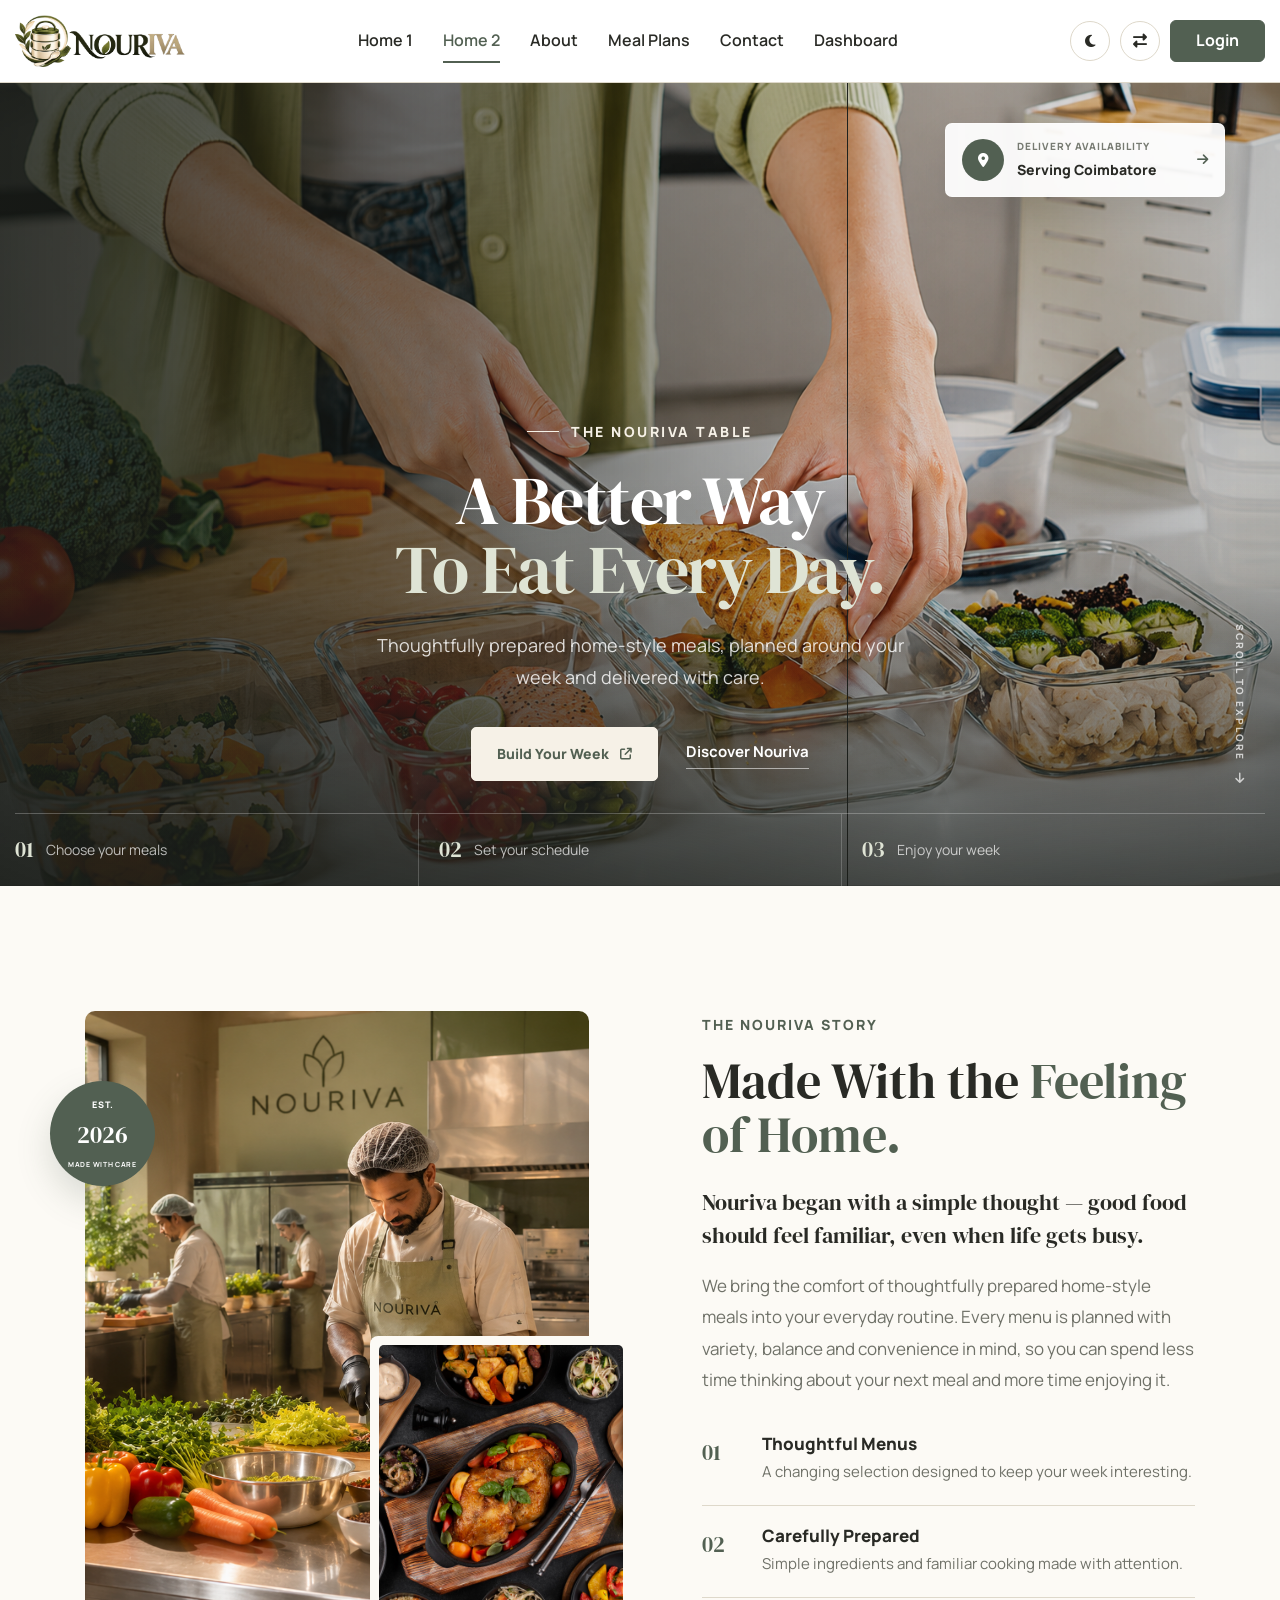
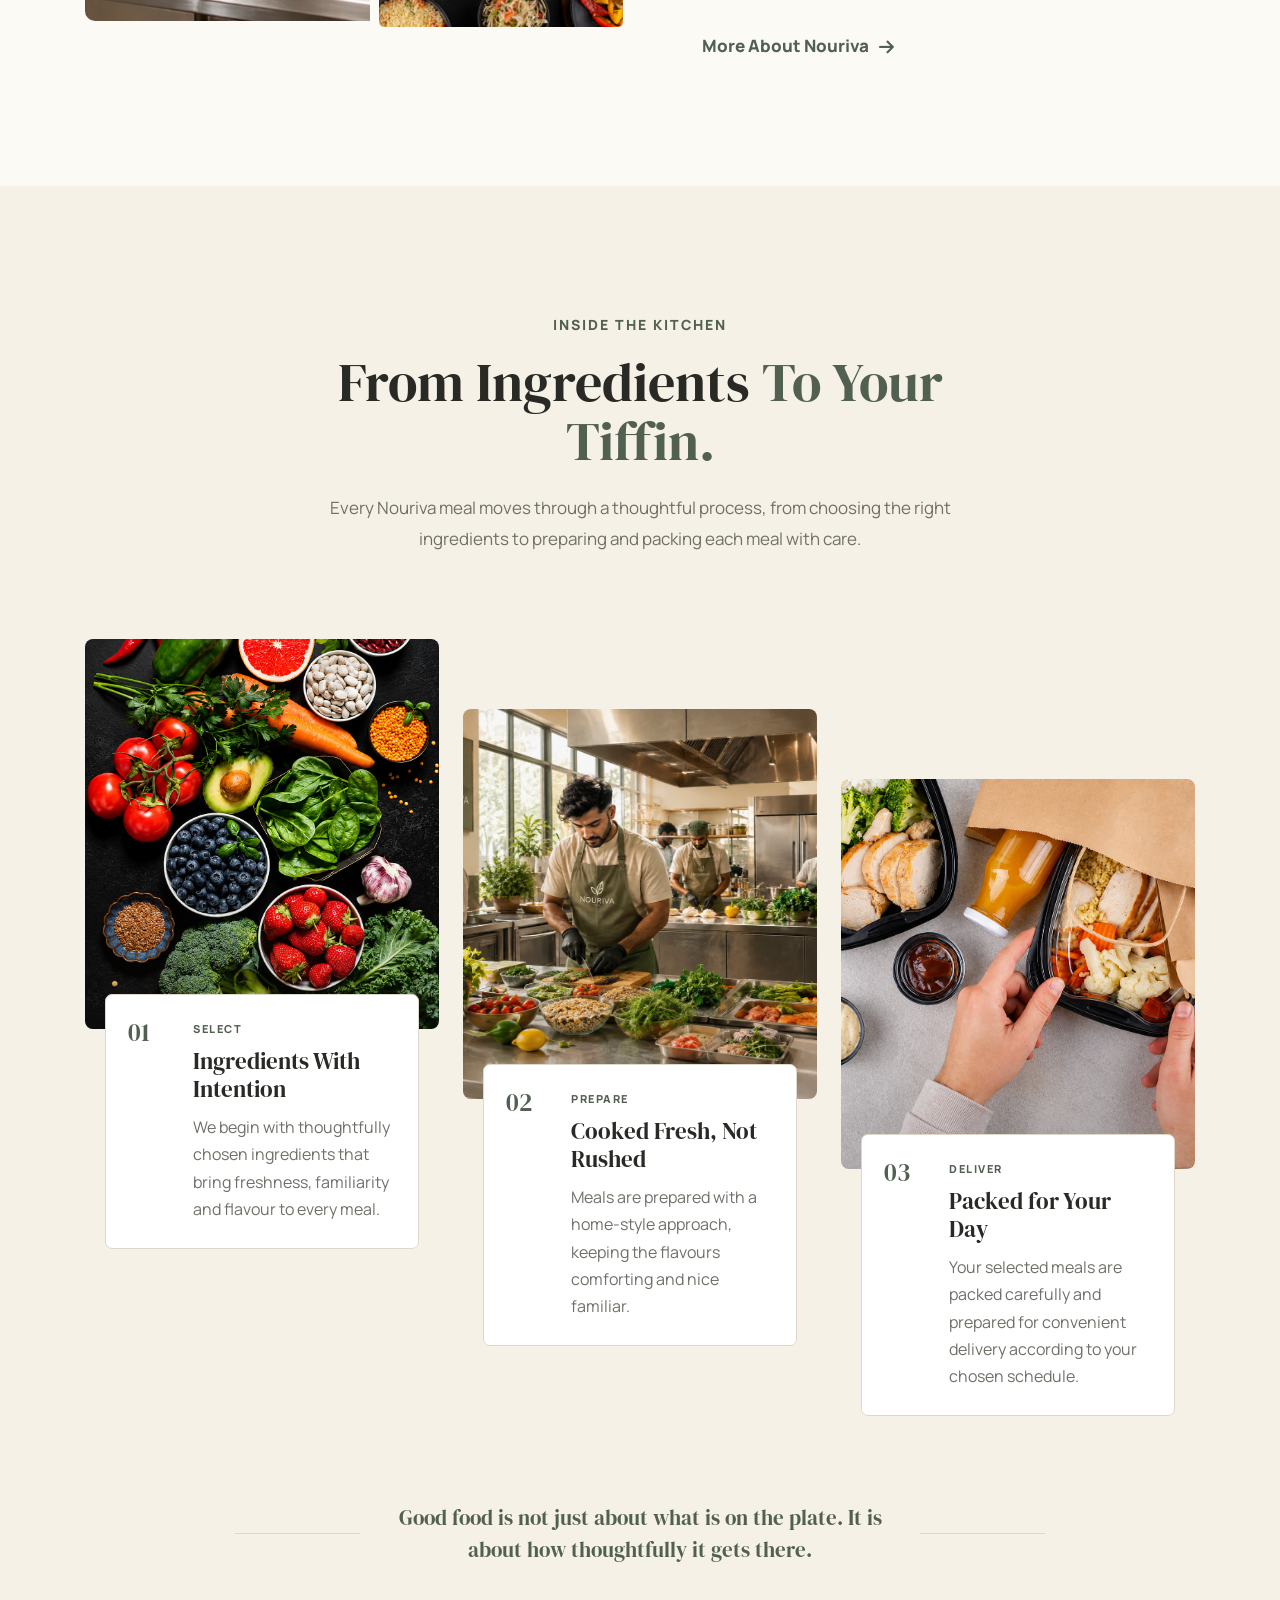
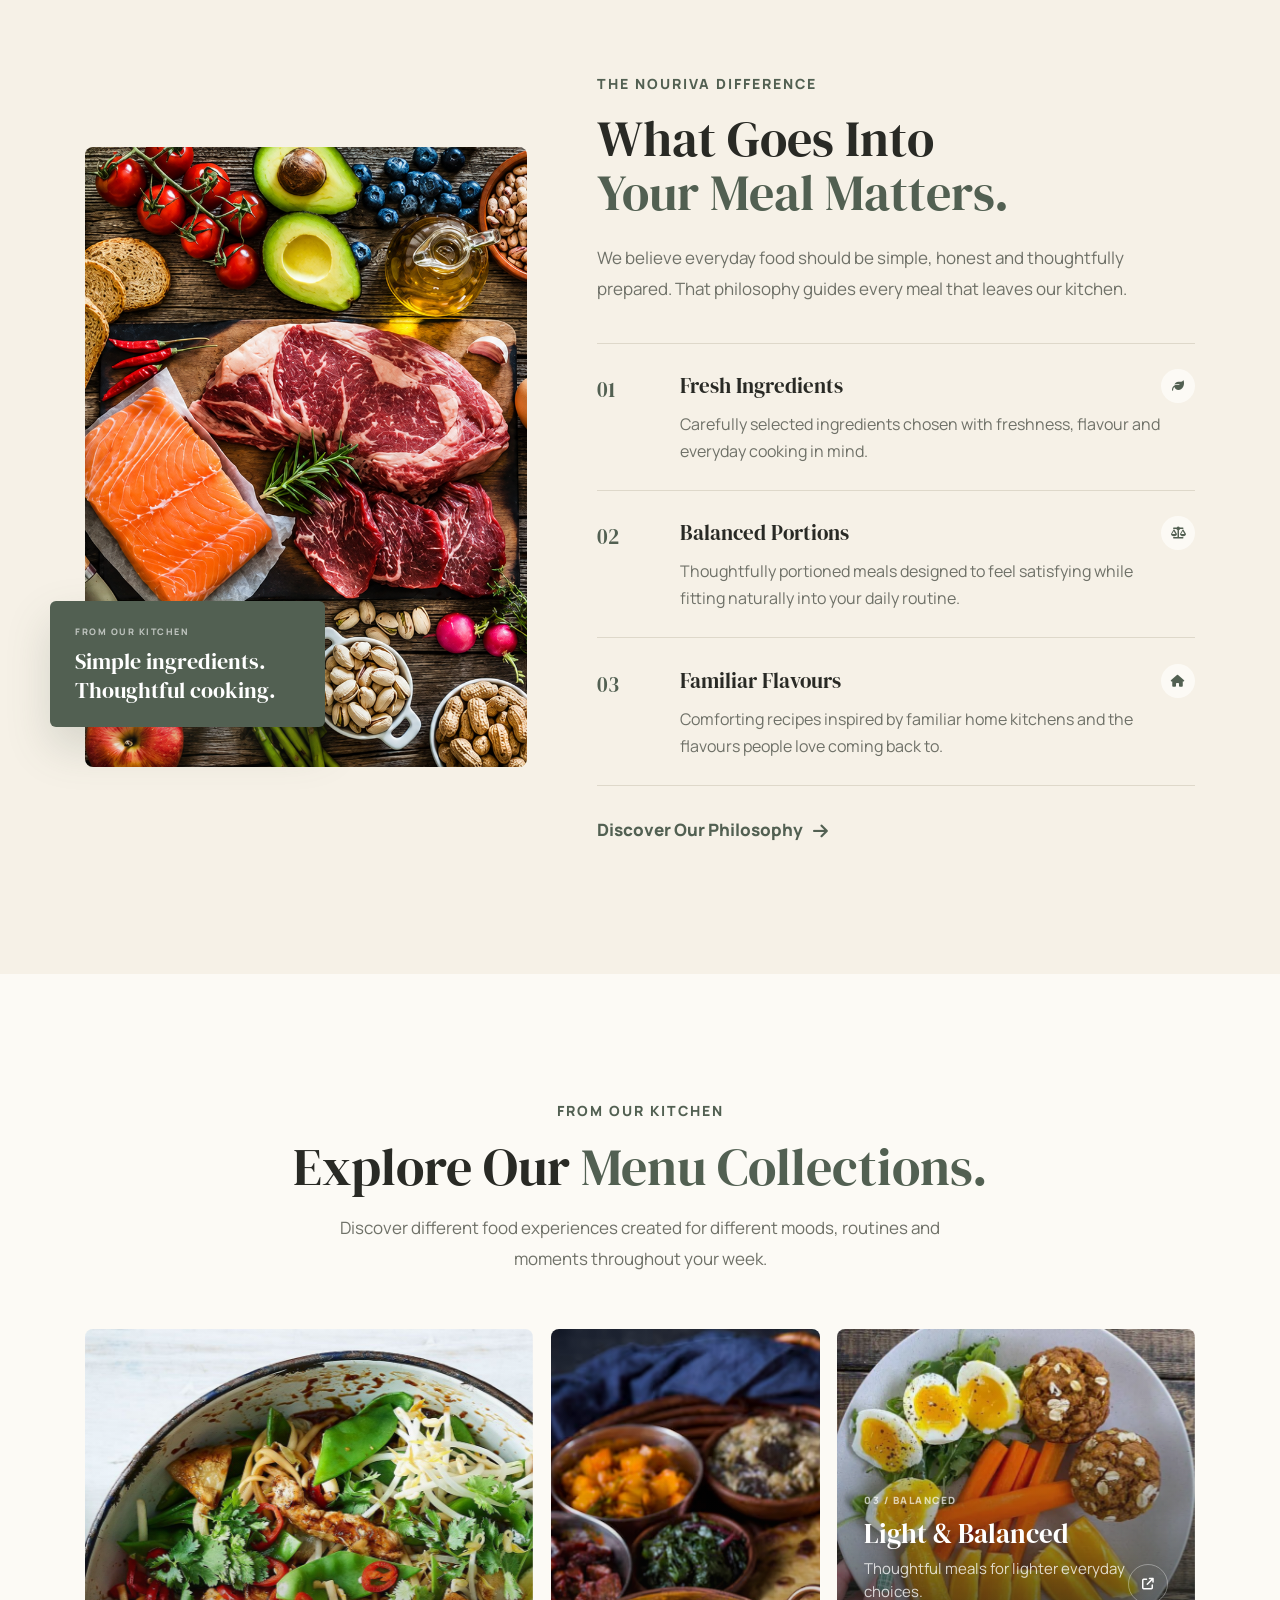
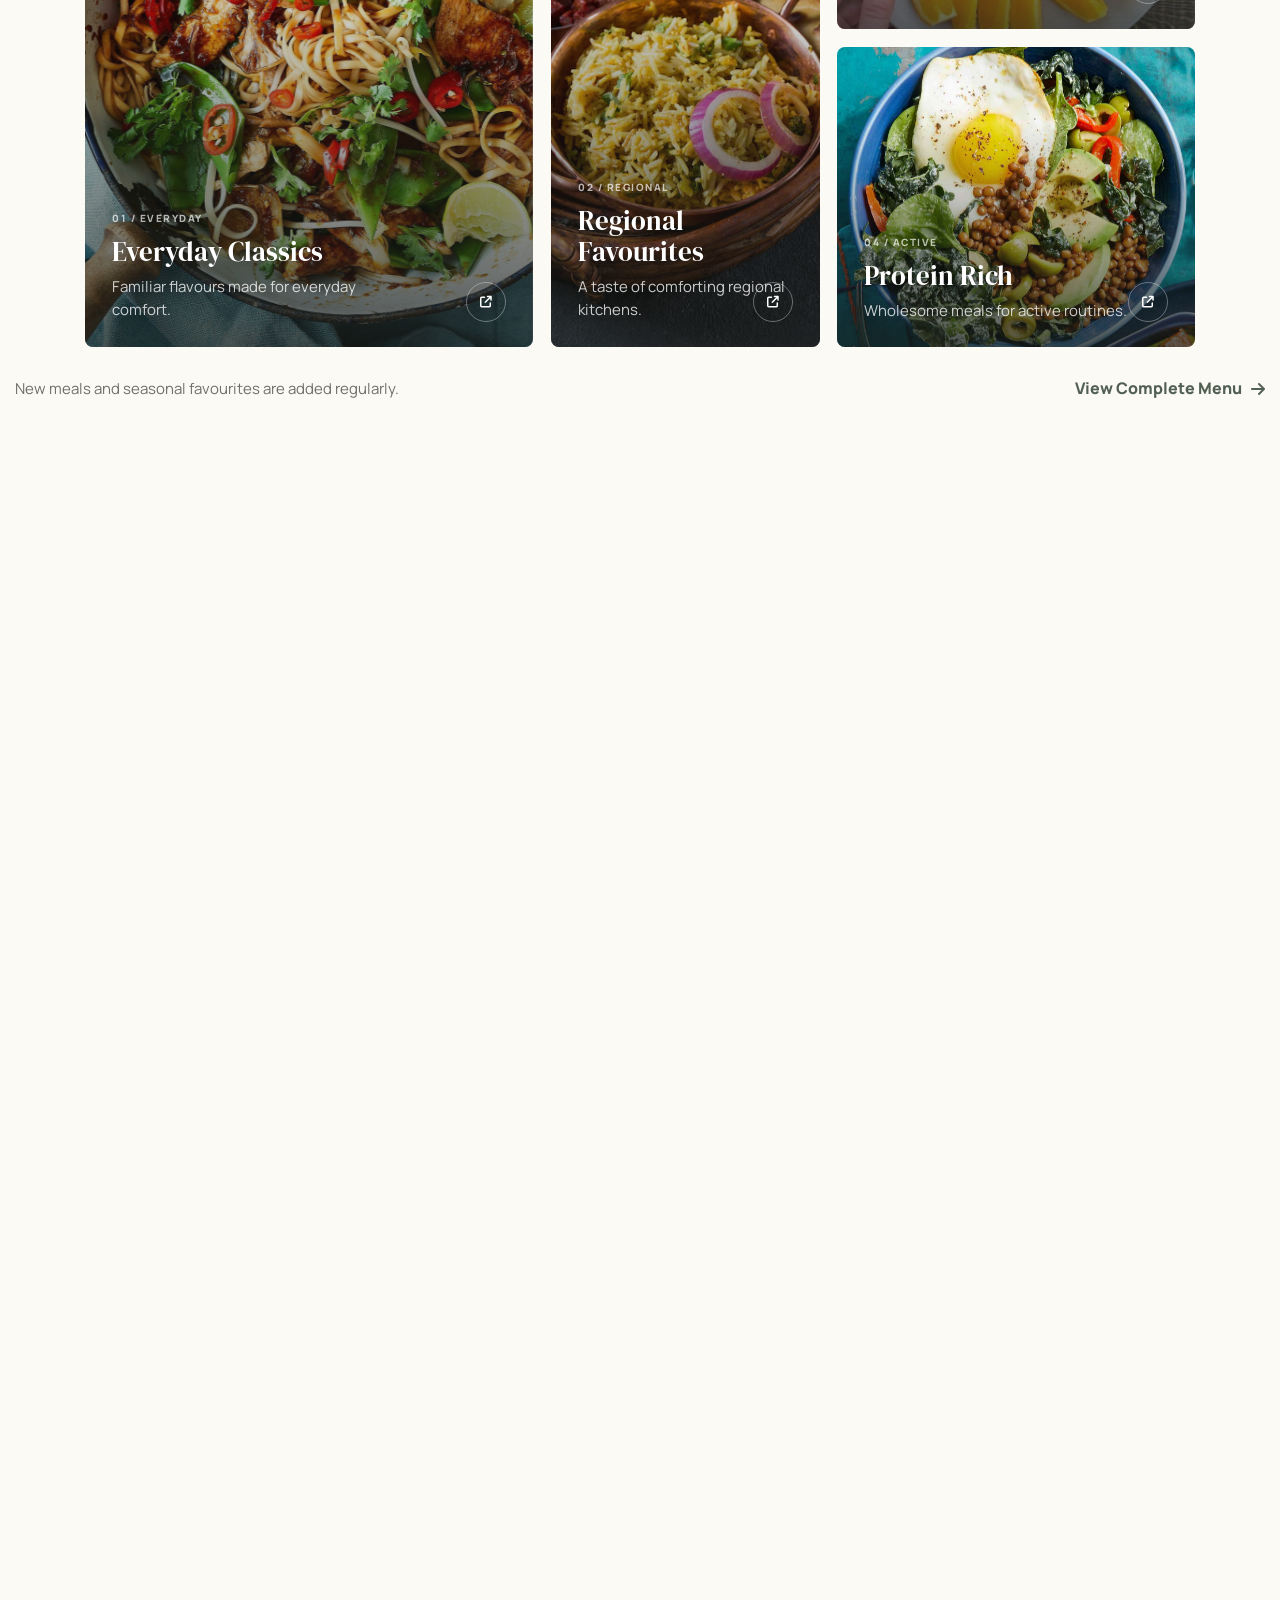
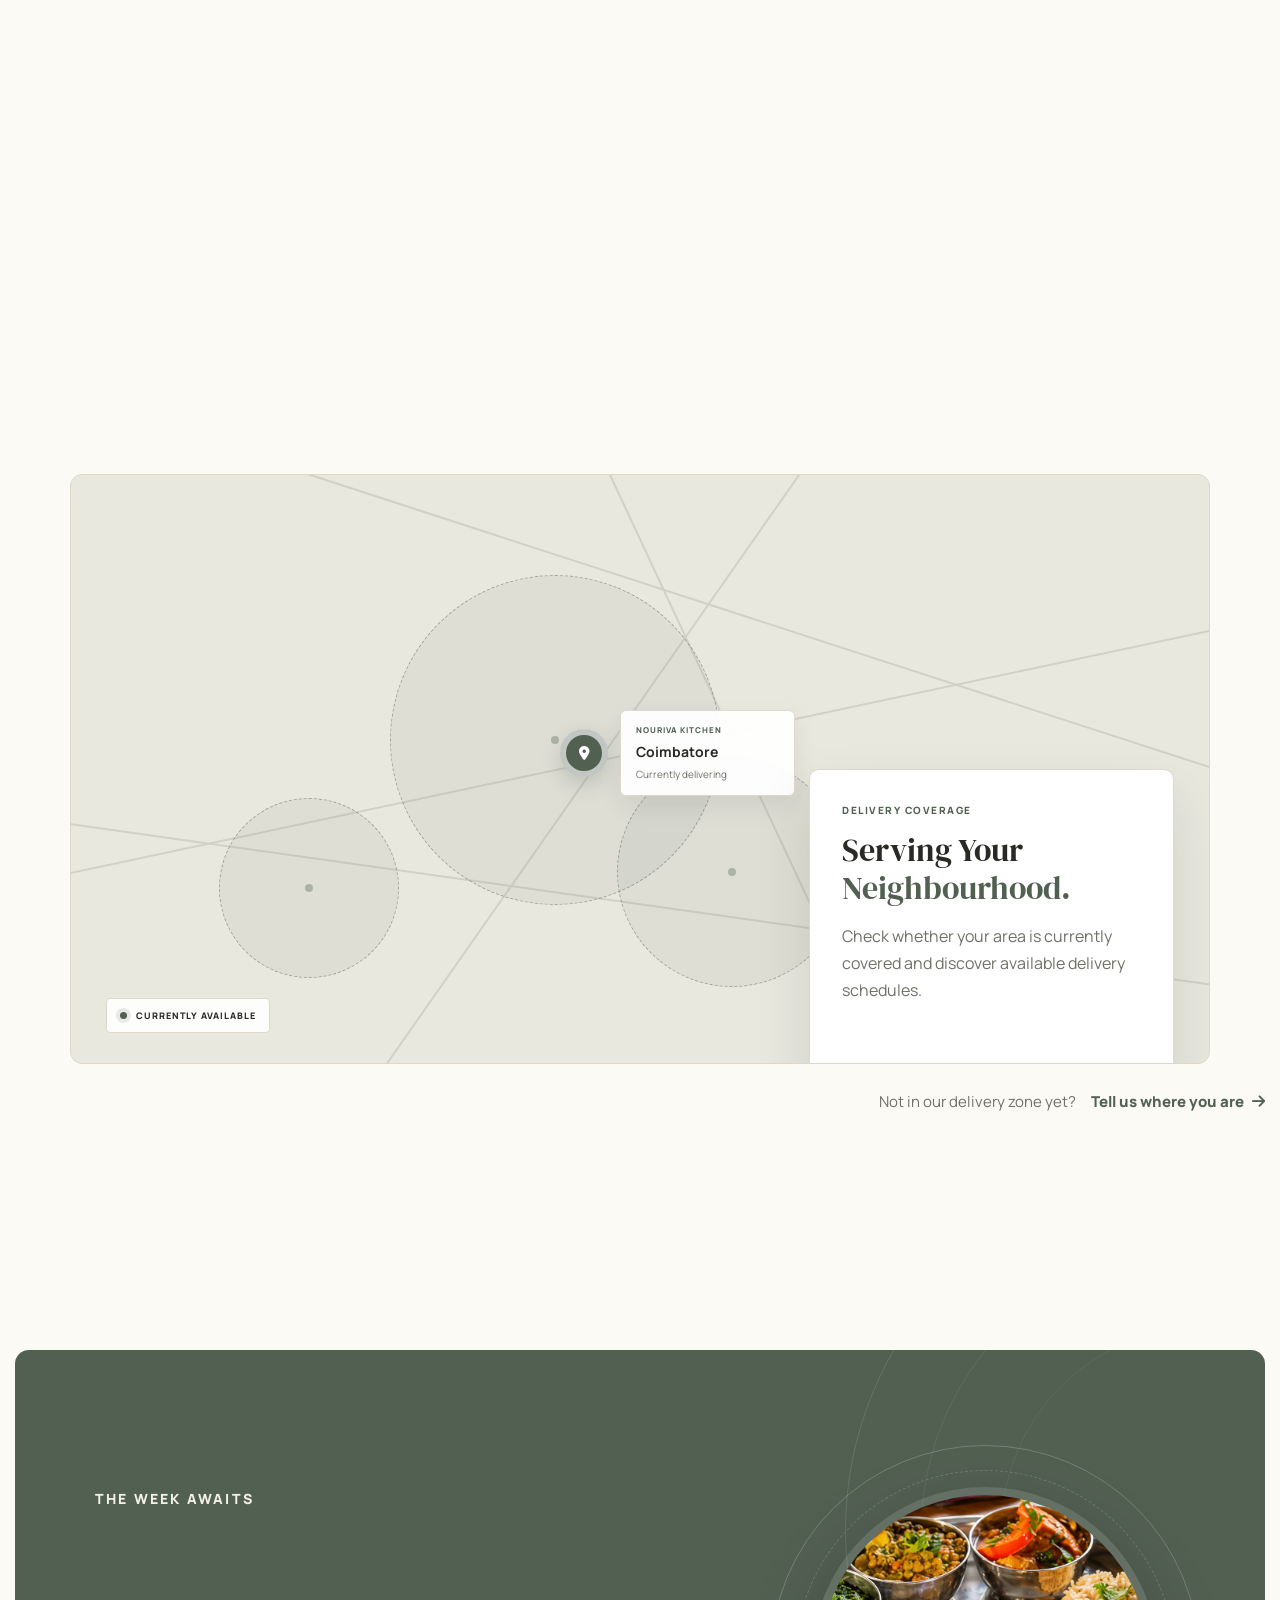
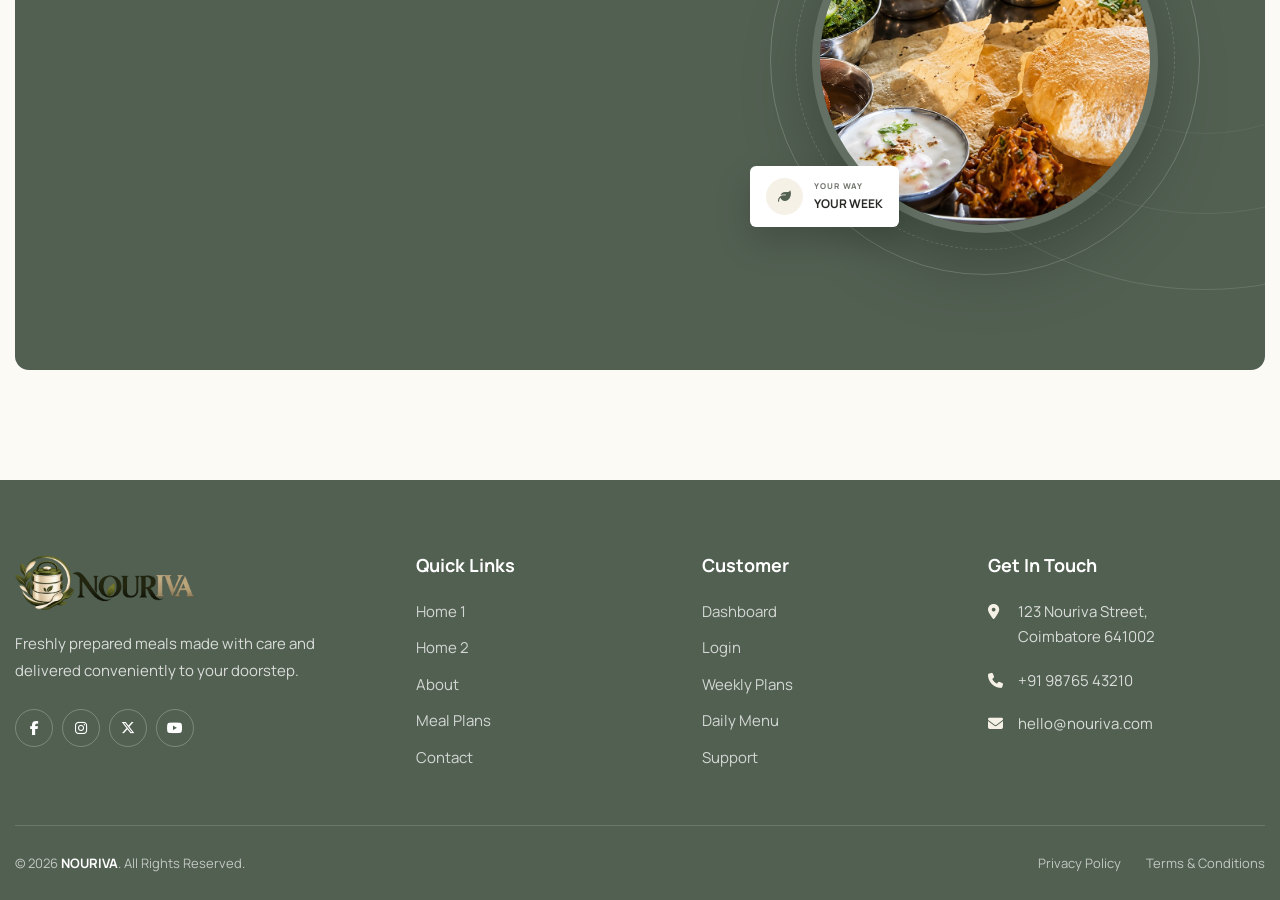
<file: home-2.html>
<!DOCTYPE html>
<html lang="en">

<head>
    <meta charset="UTF-8">

    <!-- Responsive -->
    <meta name="viewport" content="width=device-width, initial-scale=1.0">

    <!-- SEO -->
    <meta name="description" content="NOURIVA - Home-cooked tiffin and meal subscription service.">
    <meta name="keywords" content="tiffin, meal subscription, home cooked meals, food delivery">
    <meta name="author" content="NOURIVA">

    <!-- Page Title -->
    <title>NOURIVA</title>

    <!-- Favicon -->
    <link rel="icon" type="image/png" href="images/favicon.png">

    <!-- Google Fonts -->
    <link rel="preconnect" href="https://fonts.googleapis.com">
    <link rel="preconnect" href="https://fonts.gstatic.com" crossorigin>

    <!-- Heading: DM Serif Display | Body: Manrope -->
    <link
        href="https://fonts.googleapis.com/css2?family=DM+Serif+Display&family=Manrope:wght@400;500;600;700;800&display=swap"
        rel="stylesheet">

    <!-- Bootstrap -->
    <link href="https://cdn.jsdelivr.net/npm/bootstrap@5.3.3/dist/css/bootstrap.min.css" rel="stylesheet">

    <!-- Font Awesome -->
    <link rel="stylesheet" href="https://cdnjs.cloudflare.com/ajax/libs/font-awesome/6.7.2/css/all.min.css">

    <!-- Main CSS -->
    <link rel="stylesheet" href="css/style.css">

</head>

<body>

    <!-- =========================
     HEADER START
========================= -->
    <header class="site-header">
        <div class="container">
            <nav class="main-navbar">

                <!-- Logo -->
                <a href="index.html" class="brand-logo">
                    <img src="images/logo.png" alt="NOURIVA">
                </a>

                <!-- Navigation -->
                <div class="nav-wrapper" id="navWrapper">

                    <ul class="main-nav">
                        <li>
                            <a href="index.html">Home 1</a>
                        </li>

                        <li>
                            <a href="home-2.html" class="active">Home 2</a>
                        </li>

                        <li>
                            <a href="about.html">About</a>
                        </li>

                        <li>
                            <a href="meal-plans.html">Meal Plans</a>
                        </li>

                        <li>
                            <a href="contact.html">Contact</a>
                        </li>

                        <li>
                            <a href="dashboard.html">Dashboard</a>
                        </li>
                    </ul>

                    <!-- Header Actions -->
                    <div class="header-actions">

                        <!-- Dark Mode -->
                        <button class="header-icon-btn" id="darkModeToggle" type="button" aria-label="Toggle Dark Mode"
                            title="Dark Mode">
                            <i class="fa-solid fa-moon"></i>
                        </button>

                        <!-- RTL -->
                        <button class="header-icon-btn" id="rtlToggle" type="button" aria-label="Toggle RTL Mode"
                            title="RTL Mode">
                            <i class="fa-solid fa-right-left"></i>
                        </button>

                        <!-- Login -->
                        <a href="login.html" class="login-btn">
                            <span>Login</span>
                        </a>

                    </div>

                </div>

                <!-- Mobile Menu Toggle -->
                <button class="menu-toggle" id="menuToggle" type="button" aria-label="Toggle Navigation"
                    aria-expanded="false">

                    <span></span>
                    <span></span>
                    <span></span>

                </button>

            </nav>
        </div>
    </header>
    <!-- =========================
     HEADER END
========================= -->


    <!-- =========================================
     HOME 2 HERO START
========================================= -->
    <section class="nouriva-h2-hero">

        <!-- Background Image -->
        <div class="nouriva-h2-hero-image">

            <img src="images/home-2-hero.jpg" alt="Premium home-cooked meal">

        </div>


        <!-- Dark Overlay -->
        <div class="nouriva-h2-overlay"></div>


        <!-- Hero Content -->
        <div class="nouriva-h2-content">

            <span class="nouriva-h2-eyebrow">
                THE NOURIVA TABLE
            </span>

            <h1>
                A Better Way
                <span>To Eat Every Day.</span>
            </h1>

            <p>
                Thoughtfully prepared home-style meals, planned around
                your week and delivered with care.
            </p>

            <div class="nouriva-h2-actions">

                <a href="meal-plans.html" class="nouriva-h2-primary">
                    Build Your Week
                    <i class="fa-solid fa-arrow-up-right-from-square"></i>
                </a>

                <a href="about.html" class="nouriva-h2-text-link">
                    Discover Nouriva
                </a>

            </div>

        </div>


        <!-- Availability Card -->
        <div class="nouriva-h2-availability">

            <div class="nouriva-h2-availability-icon">
                <i class="fa-solid fa-location-dot"></i>
            </div>

            <div class="nouriva-h2-availability-copy">

                <span>
                    DELIVERY AVAILABILITY
                </span>

                <strong>
                    Serving Coimbatore
                </strong>

            </div>

            <i class="fa-solid fa-arrow-right nouriva-h2-availability-arrow"></i>

        </div>


        <!-- Hero Bottom Information -->
        <div class="nouriva-h2-bottom">

            <div class="nouriva-h2-bottom-item">
                <strong>01</strong>
                <span>Choose your meals</span>
            </div>

            <div class="nouriva-h2-bottom-item">
                <strong>02</strong>
                <span>Set your schedule</span>
            </div>

            <div class="nouriva-h2-bottom-item">
                <strong>03</strong>
                <span>Enjoy your week</span>
            </div>

        </div>


        <!-- Scroll Indicator -->
        <div class="nouriva-h2-scroll">

            <span>SCROLL TO EXPLORE</span>

            <i class="fa-solid fa-arrow-down"></i>

        </div>

    </section>
    <!-- =========================================
     HOME 2 HERO END
========================================= -->


    <!-- =========================================
     HOME 2 - BRAND STORY START
========================================= -->
    <section class="nouriva-h2-story">

        <div class="h2-story-wrapper">

            <!-- Visual Composition -->
            <div class="h2-story-visual">

                <div class="h2-story-main-image">
                    <img src="images/story-kitchen.jpg" alt="Fresh meal preparation at Nouriva">
                </div>

                <div class="h2-story-small-image">
                    <img src="images/story-meal.jpg" alt="Home cooked Nouriva meal">
                </div>

                <div class="h2-story-stamp">
                    <span>EST.</span>
                    <strong>2026</strong>
                    <small>MADE WITH CARE</small>
                </div>

            </div>


            <!-- Story Content -->
            <div class="h2-story-content">

                <span class="h2-story-eyebrow">
                    THE NOURIVA STORY
                </span>

                <h2>
                    Made With the
                    <span>Feeling of Home.</span>
                </h2>

                <p class="h2-story-lead">
                    Nouriva began with a simple thought — good food
                    should feel familiar, even when life gets busy.
                </p>

                <p class="h2-story-description">
                    We bring the comfort of thoughtfully prepared
                    home-style meals into your everyday routine.
                    Every menu is planned with variety, balance and
                    convenience in mind, so you can spend less time
                    thinking about your next meal and more time enjoying it.
                </p>


                <!-- Story Highlights -->
                <div class="h2-story-highlights">

                    <div class="h2-story-highlight">

                        <strong>01</strong>

                        <div>
                            <h3>Thoughtful Menus</h3>
                            <p>
                                A changing selection designed to keep
                                your week interesting.
                            </p>
                        </div>

                    </div>


                    <div class="h2-story-highlight">

                        <strong>02</strong>

                        <div>
                            <h3>Carefully Prepared</h3>
                            <p>
                                Simple ingredients and familiar
                                cooking made with attention.
                            </p>
                        </div>

                    </div>

                </div>


                <a href="about.html" class="h2-story-link">
                    More About Nouriva
                    <i class="fa-solid fa-arrow-right"></i>
                </a>

            </div>

        </div>

    </section>
    <!-- =========================================
     HOME 2 - BRAND STORY END
========================================= -->

    <!-- =========================================
     HOME 2 - KITCHEN JOURNEY START
========================================= -->
    <section class="nouriva-kitchen-journey">

        <div class="kitchen-journey-intro">

            <span class="kitchen-journey-label">
                INSIDE THE KITCHEN
            </span>

            <h2>
                From Ingredients
                <span>To Your Tiffin.</span>
            </h2>

            <p>
                Every Nouriva meal moves through a thoughtful process,
                from choosing the right ingredients to preparing and
                packing each meal with care.
            </p>

        </div>


        <div class="kitchen-stage">

            <!-- Stage 01 -->
            <div class="kitchen-stage-item kitchen-stage-one">

                <div class="kitchen-stage-image">
                    <img src="images/kitchen-select.jpg" alt="Fresh ingredients selected for cooking">
                </div>

                <div class="kitchen-stage-info">

                    <span class="kitchen-stage-number">
                        01
                    </span>

                    <div>
                        <span class="kitchen-stage-tag">
                            SELECT
                        </span>

                        <h3>
                            Ingredients With Intention
                        </h3>

                        <p>
                            We begin with thoughtfully chosen ingredients
                            that bring freshness, familiarity and flavour
                            to every meal.
                        </p>
                    </div>

                </div>

            </div>


            <!-- Stage 02 -->
            <div class="kitchen-stage-item kitchen-stage-two">

                <div class="kitchen-stage-image">
                    <img src="images/kitchen-prepare.jpg" alt="Home-style meal being prepared">
                </div>

                <div class="kitchen-stage-info">

                    <span class="kitchen-stage-number">
                        02
                    </span>

                    <div>
                        <span class="kitchen-stage-tag">
                            PREPARE
                        </span>

                        <h3>
                            Cooked Fresh, Not Rushed
                        </h3>

                        <p>
                            Meals are prepared with a home-style approach,
                            keeping the flavours comforting and nice familiar.
                        </p>
                    </div>

                </div>

            </div>


            <!-- Stage 03 -->
            <div class="kitchen-stage-item kitchen-stage-three">

                <div class="kitchen-stage-image">
                    <img src="images/kitchen-pack.jpg" alt="Fresh meal packed for delivery">
                </div>

                <div class="kitchen-stage-info">

                    <span class="kitchen-stage-number">
                        03
                    </span>

                    <div>
                        <span class="kitchen-stage-tag">
                            DELIVER
                        </span>

                        <h3>
                            Packed for Your Day
                        </h3>

                        <p>
                            Your selected meals are packed carefully and
                            prepared for convenient delivery according to
                            your chosen schedule.
                        </p>
                    </div>

                </div>

            </div>

        </div>


        <!-- Kitchen Bottom Note -->
        <div class="kitchen-journey-note">

            <span class="kitchen-note-line"></span>

            <p>
                Good food is not just about what is on the plate.
                It is about how thoughtfully it gets there.
            </p>

            <span class="kitchen-note-line"></span>

        </div>

    </section>
    <!-- =========================================
     HOME 2 - KITCHEN JOURNEY END
========================================= -->


    <!-- =========================================
     HOME 2 - NOURIVA DIFFERENCE START
========================================= -->
    <section class="nouriva-h2-difference">

        <div class="h2-difference-wrapper">

            <!-- Left Visual -->
            <div class="h2-difference-visual">

                <div class="h2-difference-image">
                    <img src="images/ingredient-philosophy.jpg" alt="Fresh ingredients prepared for Nouriva meals">
                </div>

                <div class="h2-difference-image-caption">

                    <span>FROM OUR KITCHEN</span>

                    <strong>
                        Simple ingredients.
                        Thoughtful cooking.
                    </strong>

                </div>

            </div>


            <!-- Right Content -->
            <div class="h2-difference-content">

                <span class="h2-difference-eyebrow">
                    THE NOURIVA DIFFERENCE
                </span>

                <h2>
                    What Goes Into
                    <span>Your Meal Matters.</span>
                </h2>

                <p class="h2-difference-intro">
                    We believe everyday food should be simple, honest
                    and thoughtfully prepared. That philosophy guides
                    every meal that leaves our kitchen.
                </p>


                <!-- Philosophy Items -->

                <div class="h2-difference-list">

                    <!-- Item 01 -->
                    <div class="h2-difference-item">

                        <div class="h2-difference-number">
                            01
                        </div>

                        <div class="h2-difference-item-content">

                            <div class="h2-difference-item-heading">

                                <h3>
                                    Fresh Ingredients
                                </h3>

                                <i class="fa-solid fa-leaf"></i>

                            </div>

                            <p>
                                Carefully selected ingredients chosen
                                with freshness, flavour and everyday
                                cooking in mind.
                            </p>

                        </div>

                    </div>


                    <!-- Item 02 -->
                    <div class="h2-difference-item">

                        <div class="h2-difference-number">
                            02
                        </div>

                        <div class="h2-difference-item-content">

                            <div class="h2-difference-item-heading">

                                <h3>
                                    Balanced Portions
                                </h3>

                                <i class="fa-solid fa-scale-balanced"></i>

                            </div>

                            <p>
                                Thoughtfully portioned meals designed
                                to feel satisfying while fitting naturally
                                into your daily routine.
                            </p>

                        </div>

                    </div>


                    <!-- Item 03 -->
                    <div class="h2-difference-item">

                        <div class="h2-difference-number">
                            03
                        </div>

                        <div class="h2-difference-item-content">

                            <div class="h2-difference-item-heading">

                                <h3>
                                    Familiar Flavours
                                </h3>

                                <i class="fa-solid fa-house"></i>

                            </div>

                            <p>
                                Comforting recipes inspired by familiar
                                home kitchens and the flavours people
                                love coming back to.
                            </p>

                        </div>

                    </div>

                </div>


                <a href="about.html" class="h2-difference-link">

                    Discover Our Philosophy

                    <i class="fa-solid fa-arrow-right"></i>

                </a>

            </div>

        </div>

    </section>
    <!-- =========================================
     HOME 2 - NOURIVA DIFFERENCE END
========================================= -->


    <!-- =========================================
     HOME 2 - MENU COLLECTION START
========================================= -->
    <section class="nouriva-h2-collections">

        <div class="h2-collection-heading">

            <div>
                <span class="h2-collection-label">
                    FROM OUR KITCHEN
                </span>

                <h2>
                    Explore Our
                    <span>Menu Collections.</span>
                </h2>
            </div>

            <p>
                Discover different food experiences created for different
                moods, routines and moments throughout your week.
            </p>

        </div>


        <div class="h2-collection-gallery">

            <!-- Collection 01 -->
            <a href="meal-plans.html" class="h2-collection-card h2-collection-large">

                <img src="images/collection-classics.jpg" alt="Everyday classic meals">

                <div class="h2-collection-overlay"></div>

                <div class="h2-collection-content">

                    <span>01 / EVERYDAY</span>

                    <h3>
                        Everyday Classics
                    </h3>

                    <p>
                        Familiar flavours made for everyday comfort.
                    </p>

                    <i class="fa-solid fa-arrow-up-right-from-square"></i>

                </div>

            </a>


            <!-- Collection 02 -->
            <a href="meal-plans.html" class="h2-collection-card h2-collection-tall">

                <img src="images/collection-regional.jpg" alt="Regional Indian meal">

                <div class="h2-collection-overlay"></div>

                <div class="h2-collection-content">

                    <span>02 / REGIONAL</span>

                    <h3>
                        Regional Favourites
                    </h3>

                    <p>
                        A taste of comforting regional kitchens.
                    </p>

                    <i class="fa-solid fa-arrow-up-right-from-square"></i>

                </div>

            </a>


            <!-- Collection 03 -->
            <a href="meal-plans.html" class="h2-collection-card h2-collection-wide">

                <img src="images/collection-balanced.jpg" alt="Balanced healthy meal">

                <div class="h2-collection-overlay"></div>

                <div class="h2-collection-content">

                    <span>03 / BALANCED</span>

                    <h3>
                        Light & Balanced
                    </h3>

                    <p>
                        Thoughtful meals for lighter everyday choices.
                    </p>

                    <i class="fa-solid fa-arrow-up-right-from-square"></i>

                </div>

            </a>


            <!-- Collection 04 -->
            <a href="meal-plans.html" class="h2-collection-card h2-collection-small">

                <img src="images/collection-protein.jpg" alt="Protein rich meal">

                <div class="h2-collection-overlay"></div>

                <div class="h2-collection-content">

                    <span>04 / ACTIVE</span>

                    <h3>
                        Protein Rich
                    </h3>

                    <p>
                        Wholesome meals for active routines.
                    </p>

                    <i class="fa-solid fa-arrow-up-right-from-square"></i>

                </div>

            </a>


        </div>


        <div class="h2-collection-footer">

            <span>
                New meals and seasonal favourites are added regularly.
            </span>

            <a href="meal-plans.html">
                View Complete Menu
                <i class="fa-solid fa-arrow-right"></i>
            </a>

        </div>

    </section>
    <!-- =========================================
     HOME 2 - MENU COLLECTION END
========================================= -->


    <!-- =========================================
     HOME 2 - SUBSCRIPTION EXPERIENCE START
========================================= -->
    <section class="nouriva-h2-subscription">

        <div class="h2-subscription-intro">

            <span class="h2-subscription-label">
                YOUR NOURIVA MEMBERSHIP
            </span>

            <h2>
                Your Meals,
                <span>On Your Terms.</span>
            </h2>

            <p>
                Your subscription should fit your life, not the other way
                around. Keep everything you need in one simple place.
            </p>

        </div>


        <div class="h2-subscription-stage">

            <!-- Dashboard Preview -->
            <div class="h2-dashboard-preview h2-dashboard-preview--image">

                <img src="images/home-2-final-food.jpg"
                    alt="Premium weekly meal subscription with home-style Indian dishes">

                <div class="h2-dashboard-topbar">

                    <div class="h2-dashboard-brand">
                        <span class="h2-dashboard-dot"></span>
                        <strong>NOURIVA</strong>
                    </div>

                    <div class="h2-dashboard-profile">
                        <span>My Account</span>
                        <i class="fa-solid fa-user"></i>
                    </div>

                </div>


                <div class="h2-dashboard-body">

                    <!-- Sidebar -->
                    <aside class="h2-dashboard-side">

                        <span class="h2-side-heading">
                            MY NOURIVA
                        </span>

                        <a href="dashboard.html" class="h2-side-link active">
                            <i class="fa-solid fa-grid-2"></i>
                            Overview
                        </a>

                        <a href="dashboard.html" class="h2-side-link">
                            <i class="fa-solid fa-calendar"></i>
                            My Meals
                        </a>

                        <a href="dashboard.html" class="h2-side-link">
                            <i class="fa-solid fa-repeat"></i>
                            Subscription
                        </a>

                        <a href="dashboard.html" class="h2-side-link">
                            <i class="fa-solid fa-credit-card"></i>
                            Payments
                        </a>

                    </aside>


                    <!-- Main Dashboard -->
                    <div class="h2-dashboard-main">

                        <div class="h2-dashboard-welcome">

                            <div>
                                <span>YOUR WEEK</span>

                                <h3>
                                    Everything looks good.
                                </h3>
                            </div>

                            <span class="h2-dashboard-status">
                                ACTIVE
                            </span>

                        </div>


                        <!-- Current Plan -->
                        <div class="h2-current-plan">

                            <div class="h2-plan-summary">

                                <span>
                                    CURRENT PLAN
                                </span>

                                <strong>
                                    Nouriva Weekly
                                </strong>

                                <small>
                                    7 meals · Vegetarian
                                </small>

                            </div>

                            <div class="h2-plan-price">
                                <strong>₹899</strong>
                                <span>/ week</span>
                            </div>

                        </div>


                        <!-- Upcoming Meals -->
                        <div class="h2-upcoming-area">

                            <div class="h2-upcoming-title">
                                <strong>
                                    Upcoming Meals
                                </strong>

                                <a href="dashboard.html">
                                    View all
                                </a>
                            </div>


                            <div class="h2-upcoming-list">

                                <div class="h2-upcoming-item">

                                    <span class="h2-meal-day">
                                        MON
                                    </span>

                                    <div>
                                        <strong>
                                            South Indian Comfort Bowl
                                        </strong>

                                        <small>
                                            Vegetarian
                                        </small>
                                    </div>

                                    <i class="fa-solid fa-check"></i>

                                </div>


                                <div class="h2-upcoming-item">

                                    <span class="h2-meal-day">
                                        TUE
                                    </span>

                                    <div>
                                        <strong>
                                            North Indian Homestyle Thali
                                        </strong>

                                        <small>
                                            Vegetarian
                                        </small>
                                    </div>

                                    <i class="fa-solid fa-check"></i>

                                </div>


                                <div class="h2-upcoming-item">

                                    <span class="h2-meal-day">
                                        WED
                                    </span>

                                    <div>
                                        <strong>
                                            Wholesome Millet Meal
                                        </strong>

                                        <small>
                                            Balanced
                                        </small>
                                    </div>

                                    <i class="fa-solid fa-check"></i>

                                </div>

                            </div>

                        </div>

                    </div>

                </div>

            </div>


            <!-- Floating Feature Notes -->
            <div class="h2-subscription-note h2-note-top">

                <div class="h2-note-icon">
                    <i class="fa-solid fa-pause"></i>
                </div>

                <div>
                    <span>FLEXIBLE</span>
                    <strong>Pause Anytime</strong>
                </div>

            </div>


            <div class="h2-subscription-note h2-note-bottom">

                <div class="h2-note-icon">
                    <i class="fa-solid fa-sliders"></i>
                </div>

                <div>
                    <span>PERSONALISED</span>
                    <strong>Modify Your Plan</strong>
                </div>

            </div>

        </div>


        <div class="h2-subscription-footer">

            <span>
                One place for your meals, preferences and recurring payments.
            </span>

            <a href="login.html">
                Access Your Dashboard
                <i class="fa-solid fa-arrow-right"></i>
            </a>

        </div>

    </section>
    <!-- =========================================
     HOME 2 - SUBSCRIPTION EXPERIENCE END
========================================= -->


    <!-- =========================================
     HOME 2 - DELIVERY COVERAGE START
========================================= -->
    <section class="nouriva-h2-delivery">

        <div class="h2-delivery-intro">

            <span class="h2-delivery-label">
                WHERE WE DELIVER
            </span>

            <h2>
                Good Food,
                <span>Closer to You.</span>
            </h2>

            <p>
                We are gradually bringing Nouriva to more neighbourhoods,
                making freshly prepared meals easier to enjoy wherever
                your everyday takes you.
            </p>

        </div>


        <div class="h2-delivery-map">

            <!-- Decorative Map Background -->
            <div class="h2-map-lines">

                <span class="h2-map-road road-one"></span>
                <span class="h2-map-road road-two"></span>
                <span class="h2-map-road road-three"></span>
                <span class="h2-map-road road-four"></span>
                <span class="h2-map-road road-five"></span>

            </div>


            <!-- Coverage Zones -->
            <div class="h2-map-zone zone-one">
                <span></span>
            </div>

            <div class="h2-map-zone zone-two">
                <span></span>
            </div>

            <div class="h2-map-zone zone-three">
                <span></span>
            </div>


            <!-- Main Location -->
            <div class="h2-map-location">

                <div class="h2-location-pin">
                    <i class="fa-solid fa-location-dot"></i>
                </div>

                <div class="h2-location-card">

                    <span>
                        NOURIVA KITCHEN
                    </span>

                    <strong>
                        Coimbatore
                    </strong>

                    <small>
                        Currently delivering
                    </small>

                </div>

            </div>


            <!-- Coverage Card -->
            <div class="h2-coverage-card">

                <span class="h2-coverage-kicker">
                    DELIVERY COVERAGE
                </span>

                <h3>
                    Serving Your
                    <span>Neighbourhood.</span>
                </h3>

                <p>
                    Check whether your area is currently covered and
                    discover available delivery schedules.
                </p>

                <div class="h2-coverage-info">

                    <div>
                        <i class="fa-solid fa-clock"></i>

                        <span>
                            Scheduled Delivery
                        </span>
                    </div>

                    <div>
                        <i class="fa-solid fa-route"></i>

                        <span>
                            Selected Delivery Zones
                        </span>
                    </div>

                </div>

                <a href="contact.html" class="h2-coverage-button">
                    Check Your Area
                    <i class="fa-solid fa-arrow-right"></i>
                </a>

            </div>


            <!-- Area Indicator -->
            <div class="h2-area-indicator">

                <span class="h2-area-dot"></span>

                <span>
                    CURRENTLY AVAILABLE
                </span>

            </div>

        </div>


        <div class="h2-delivery-footer">

            <span>
                Not in our delivery zone yet?
            </span>

            <a href="contact.html">
                Tell us where you are
                <i class="fa-solid fa-arrow-right"></i>
            </a>

        </div>

    </section>
    <!-- =========================================
     HOME 2 - DELIVERY COVERAGE END
========================================= -->


    <!-- =========================================
     HOME 2 - FINAL CTA START
========================================= -->
    <section class="nouriva-h2-final">

        <div class="h2-final-panel">

            <!-- Decorative Background -->
            <div class="h2-final-orbit"></div>

            <!-- Text Content -->
            <div class="h2-final-copy">

                <span class="h2-final-label">
                    THE WEEK AWAITS
                </span>

                <h2>
                    Let Good Food
                    <span>Take Care of You.</span>
                </h2>

                <p>
                    Build a meal routine that feels effortless, flexible
                    and genuinely enjoyable. Your next week starts here.
                </p>

                <div class="h2-final-actions">

                    <a href="meal-plans.html" class="h2-final-primary">
                        Explore Meal Plans
                        <i class="fa-solid fa-arrow-right"></i>
                    </a>

                    <a href="login.html" class="h2-final-secondary">
                        Login to Dashboard
                    </a>

                </div>

            </div>


            <!-- Food Visual -->
            <div class="h2-final-visual">

                <div class="h2-final-image-ring"></div>

                <div class="h2-final-food">

                    <img src="images/home-2-final-food.jpg" alt="Nouriva home cooked meal">

                </div>

                <div class="h2-final-floating-tag">

                    <i class="fa-solid fa-leaf"></i>

                    <div>
                        <span>YOUR WAY</span>
                        <strong>YOUR WEEK</strong>
                    </div>

                </div>

            </div>


            <!-- Bottom Brand Line -->
            <div class="h2-final-bottom">

                <span>
                    FRESHLY PREPARED
                </span>

                <i class="fa-solid fa-circle"></i>

                <span>
                    FLEXIBLE PLANS
                </span>

                <i class="fa-solid fa-circle"></i>

                <span>
                    THOUGHTFULLY DELIVERED
                </span>

            </div>

        </div>

    </section>
    <!-- =========================================
     HOME 2 - FINAL CTA END
========================================= -->



    <!-- =========================
     FOOTER START
========================= -->
    <footer class="site-footer">

        <div class="container">

            <div class="footer-top">

                <!-- Brand -->
                <div class="footer-brand">

                    <a href="index.html" class="footer-logo">
                        <img src="images/logo.png" alt="NOURIVA">
                    </a>

                    <p>
                        Freshly prepared meals made with care and delivered
                        conveniently to your doorstep.
                    </p>

                    <div class="footer-social">

                        <a href="#" aria-label="Facebook">
                            <i class="fa-brands fa-facebook-f"></i>
                        </a>

                        <a href="#" aria-label="Instagram">
                            <i class="fa-brands fa-instagram"></i>
                        </a>

                        <a href="#" aria-label="Twitter">
                            <i class="fa-brands fa-x-twitter"></i>
                        </a>

                        <a href="#" aria-label="YouTube">
                            <i class="fa-brands fa-youtube"></i>
                        </a>

                    </div>

                </div>


                <!-- Quick Links -->
                <div class="footer-column">

                    <h4>Quick Links</h4>

                    <ul>
                        <li>
                            <a href="home-1.html">Home 1</a>
                        </li>

                        <li>
                            <a href="home-2.html">Home 2</a>
                        </li>

                        <li>
                            <a href="about.html">About</a>
                        </li>

                        <li>
                            <a href="meal-plans.html">Meal Plans</a>
                        </li>

                        <li>
                            <a href="contact.html">Contact</a>
                        </li>
                    </ul>

                </div>


                <!-- Customer -->
                <div class="footer-column">

                    <h4>Customer</h4>

                    <ul>
                        <li>
                            <a href="dashboard.html">Dashboard</a>
                        </li>

                        <li>
                            <a href="login.html">Login</a>
                        </li>

                        <li>
                            <a href="meal-plans.html">Weekly Plans</a>
                        </li>

                        <li>
                            <a href="meal-plans.html">Daily Menu</a>
                        </li>

                        <li>
                            <a href="contact.html">Support</a>
                        </li>
                    </ul>

                </div>


                <!-- Contact -->
                <div class="footer-column footer-contact">

                    <h4>Get In Touch</h4>

                    <ul>

                        <li>
                            <i class="fa-solid fa-location-dot"></i>

                            <span>
                                123 Nouriva Street,<br>
                                Coimbatore 641002
                            </span>
                        </li>

                        <li>
                            <i class="fa-solid fa-phone"></i>

                            <a href="tel:+919876543210">
                                +91 98765 43210
                            </a>
                        </li>

                        <li>
                            <i class="fa-solid fa-envelope"></i>

                            <a href="mailto:hello@nouriva.com">
                                hello@nouriva.com
                            </a>
                        </li>

                    </ul>

                </div>

            </div>


            <!-- Footer Bottom -->
            <div class="footer-bottom">

                <p>
                    © 2026 <strong>NOURIVA</strong>. All Rights Reserved.
                </p>

                <div class="footer-bottom-links">
                    <a href="#">Privacy Policy</a>
                    <a href="#">Terms & Conditions</a>
                </div>

            </div>

        </div>

    </footer>
    <!-- =========================
     FOOTER END
========================= -->


    <!-- Bootstrap JS -->
    <script src="https://cdn.jsdelivr.net/npm/bootstrap@5.3.3/dist/js/bootstrap.bundle.min.js"></script>

    <script src="js/animations.js"></script>
    <!-- Main JS -->
    <script src="js/main.js"></script>

</body>

</html>
</file>
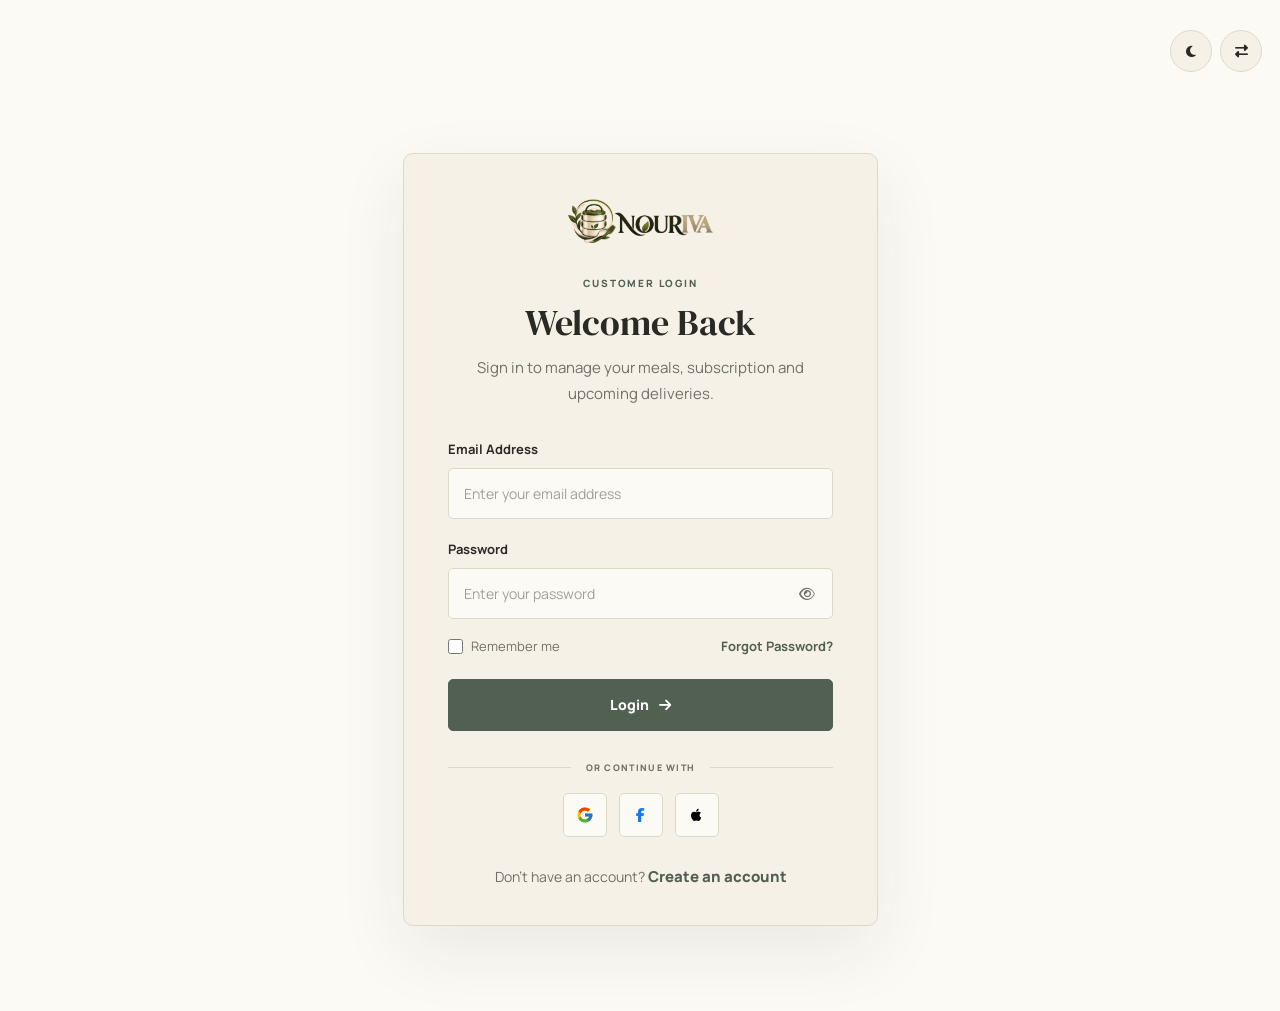
<file: login.html>
<!DOCTYPE html>
<html lang="en">

<head>
    <meta charset="UTF-8">

    <!-- Responsive -->
    <meta name="viewport" content="width=device-width, initial-scale=1.0">

    <!-- SEO -->
    <meta name="description" content="NOURIVA - Home-cooked tiffin and meal subscription service.">
    <meta name="keywords" content="tiffin, meal subscription, home cooked meals, food delivery">
    <meta name="author" content="NOURIVA">

    <!-- Page Title -->
    <title>NOURIVA</title>

    <!-- Favicon -->
    <link rel="icon" type="image/png" href="images/favicon.png">

    <!-- Google Fonts -->
    <link rel="preconnect" href="https://fonts.googleapis.com">
    <link rel="preconnect" href="https://fonts.gstatic.com" crossorigin>

    <!-- Heading: DM Serif Display | Body: Manrope -->
    <link
        href="https://fonts.googleapis.com/css2?family=DM+Serif+Display&family=Manrope:wght@400;500;600;700;800&display=swap"
        rel="stylesheet">

    <!-- Bootstrap -->
    <link href="https://cdn.jsdelivr.net/npm/bootstrap@5.3.3/dist/css/bootstrap.min.css" rel="stylesheet">

    <!-- Font Awesome -->
    <link rel="stylesheet" href="https://cdnjs.cloudflare.com/ajax/libs/font-awesome/6.7.2/css/all.min.css">

    <!-- Main CSS -->
    <link rel="stylesheet" href="css/style.css">

</head>

<body>

    <main class="nouriva-login-page">

        <!-- Top Right Controls -->
        <div class="nouriva-login-controls">

            <button type="button" class="login-mode-toggle" id="login-theme-toggle" aria-label="Toggle dark mode">

                <i class="fa-solid fa-moon"></i>
            </button>

            <button type="button" class="login-mode-toggle" id="login-rtl-toggle" aria-label="Toggle RTL">

                <i class="fa-solid fa-right-left"></i>
            </button>

        </div>


        <!-- Login Card -->
        <div class="nouriva-login-card">

            <a href="index.html" class="nouriva-login-logo">
                <img src="images/logo.png" alt="Nouriva">
            </a>

            <!-- Heading -->
            <div class="nouriva-login-heading">

                <span>
                    CUSTOMER LOGIN
                </span>

                <h1>
                    Welcome Back
                </h1>

                <p>
                    Sign in to manage your meals, subscription
                    and upcoming deliveries.
                </p>

            </div>


            <!-- Login Form -->
            <form class="nouriva-login-box">

                <!-- Email -->
                <div class="nouriva-login-field">

                    <label for="nouriva-login-email">
                        Email Address
                    </label>

                    <input type="email" id="nouriva-login-email" name="email" placeholder="Enter your email address"
                        required>

                </div>


                <!-- Password -->
                <div class="nouriva-login-field">

                    <label for="nouriva-login-password">
                        Password
                    </label>

                    <div class="nouriva-password-wrap">

                        <input type="password" id="nouriva-login-password" name="password"
                            placeholder="Enter your password" required>

                        <button type="button" class="nouriva-password-eye" id="nouriva-password-eye"
                            aria-label="Show password">

                            <i class="fa-regular fa-eye"></i>

                        </button>

                    </div>

                </div>


                <!-- Remember + Forgot -->
                <div class="nouriva-login-options">

                    <label class="nouriva-remember-login">

                        <input type="checkbox" name="remember">

                        <span>
                            Remember me
                        </span>

                    </label>

                    <a href="#" class="nouriva-forgot-password">

                        Forgot Password?

                    </a>

                </div>


                <!-- Login Button -->
                <button type="submit" class="nouriva-login-button">

                    Login

                    <i class="fa-solid fa-arrow-right"></i>

                </button>

            </form>


            <!-- Divider -->
            <div class="nouriva-login-divider">

                <span>
                    OR CONTINUE WITH
                </span>

            </div>


            <!-- Social Login -->
            <div class="nouriva-social-login">

                <a href="#" class="nouriva-social-button nouriva-google-button" aria-label="Continue with Google">

                    <img src="images/google-logo.svg" alt="Google">

                </a>

                <a href="#" class="nouriva-social-button" aria-label="Continue with Facebook">

                    <i class="fa-brands fa-facebook-f"></i>

                </a>

                <a href="#" class="nouriva-social-button" aria-label="Continue with Apple">

                    <i class="fa-brands fa-apple"></i>

                </a>

            </div>


            <!-- Register -->
            <p class="nouriva-register-text">

                Don't have an account?

                <a href="register.html">
                    Create an account
                </a>

            </p>

        </div>

    </main>

</body>


<script>

    document.addEventListener("DOMContentLoaded", function () {


        /* Password */

        const passwordInput =
            document.getElementById("register-password");

        const passwordEye =
            document.getElementById("register-password-eye");


        if (passwordInput && passwordEye) {

            passwordEye.addEventListener("click", function () {

                const icon =
                    passwordEye.querySelector("i");


                if (passwordInput.type === "password") {

                    passwordInput.type = "text";

                    icon.classList.remove("fa-eye");

                    icon.classList.add("fa-eye-slash");

                } else {

                    passwordInput.type = "password";

                    icon.classList.remove("fa-eye-slash");

                    icon.classList.add("fa-eye");

                }

            });
        }

    });

</script>

<!-- Bootstrap JS -->
<script src="https://cdn.jsdelivr.net/npm/bootstrap@5.3.3/dist/js/bootstrap.bundle.min.js"></script>

<script src="js/animations.js"></script>
<!-- Main JS -->
<script src="js/main.js"></script>

</body>

</html>
</file>
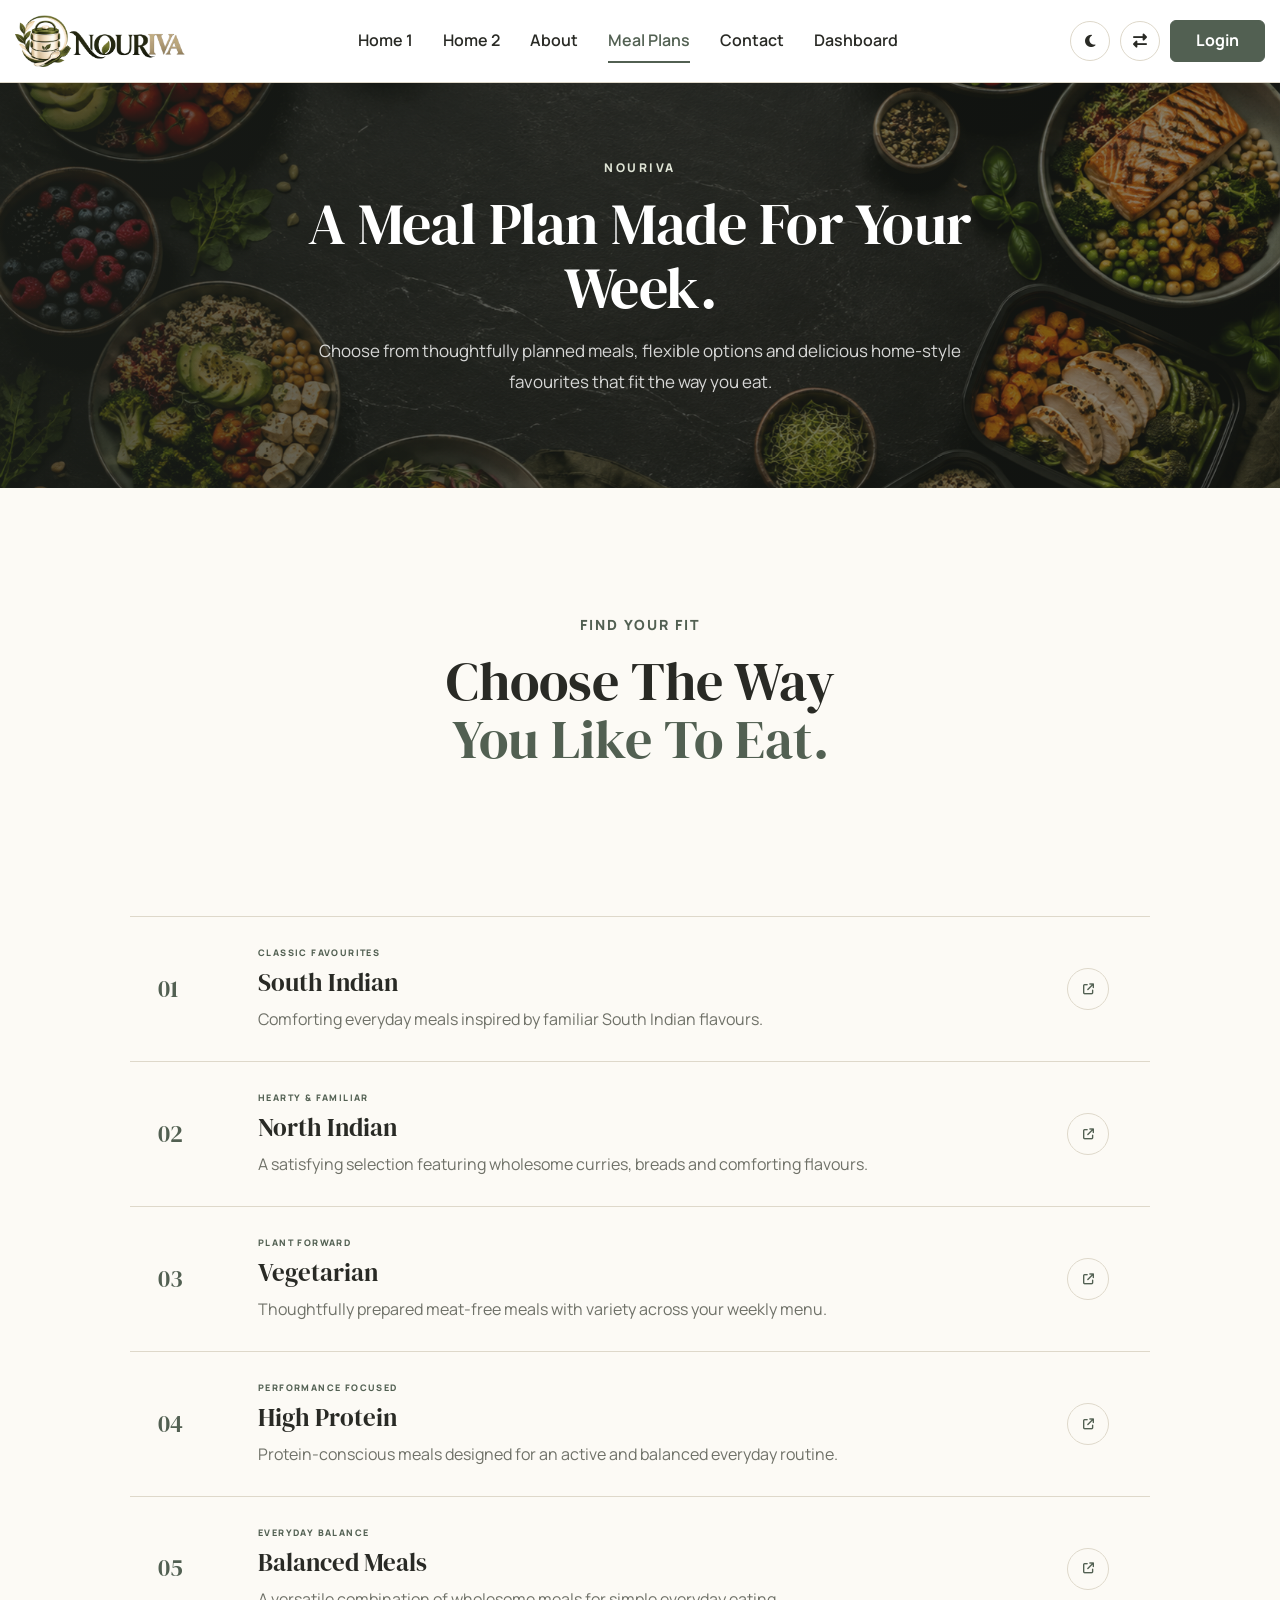
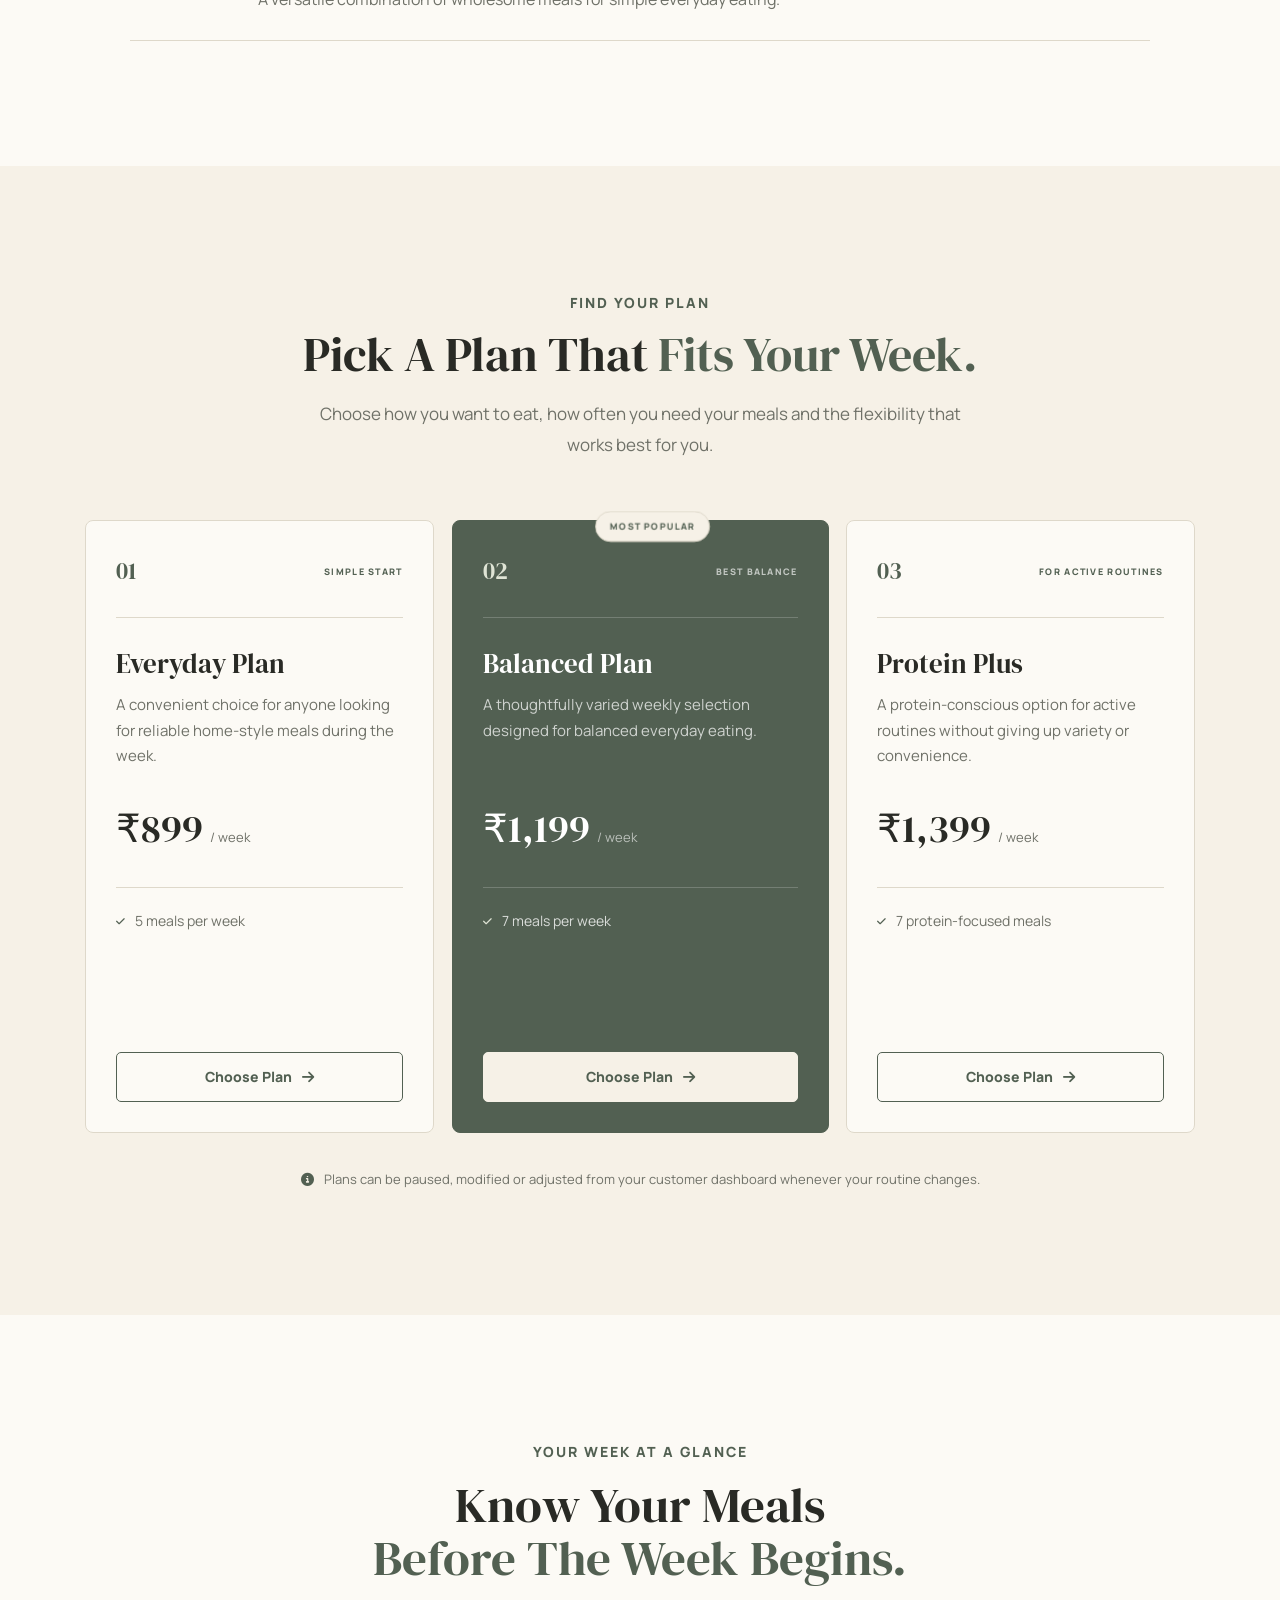
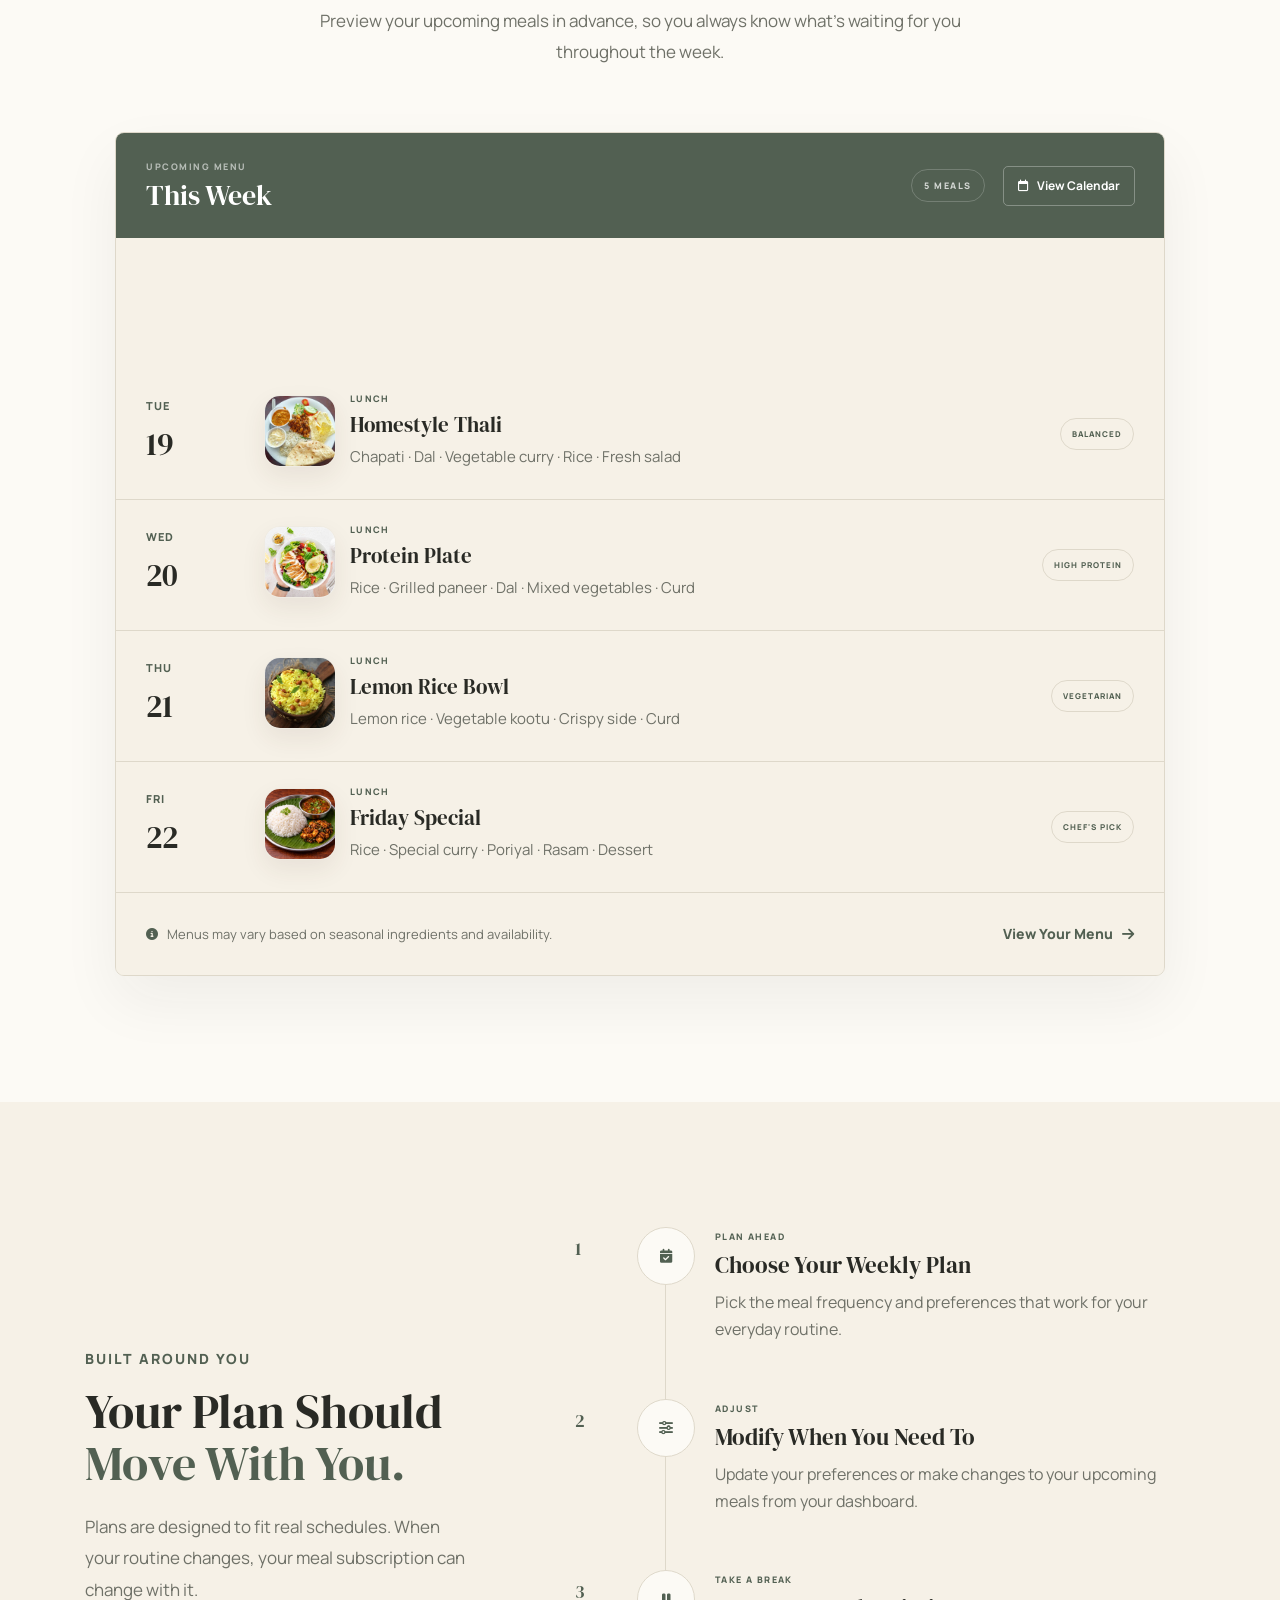
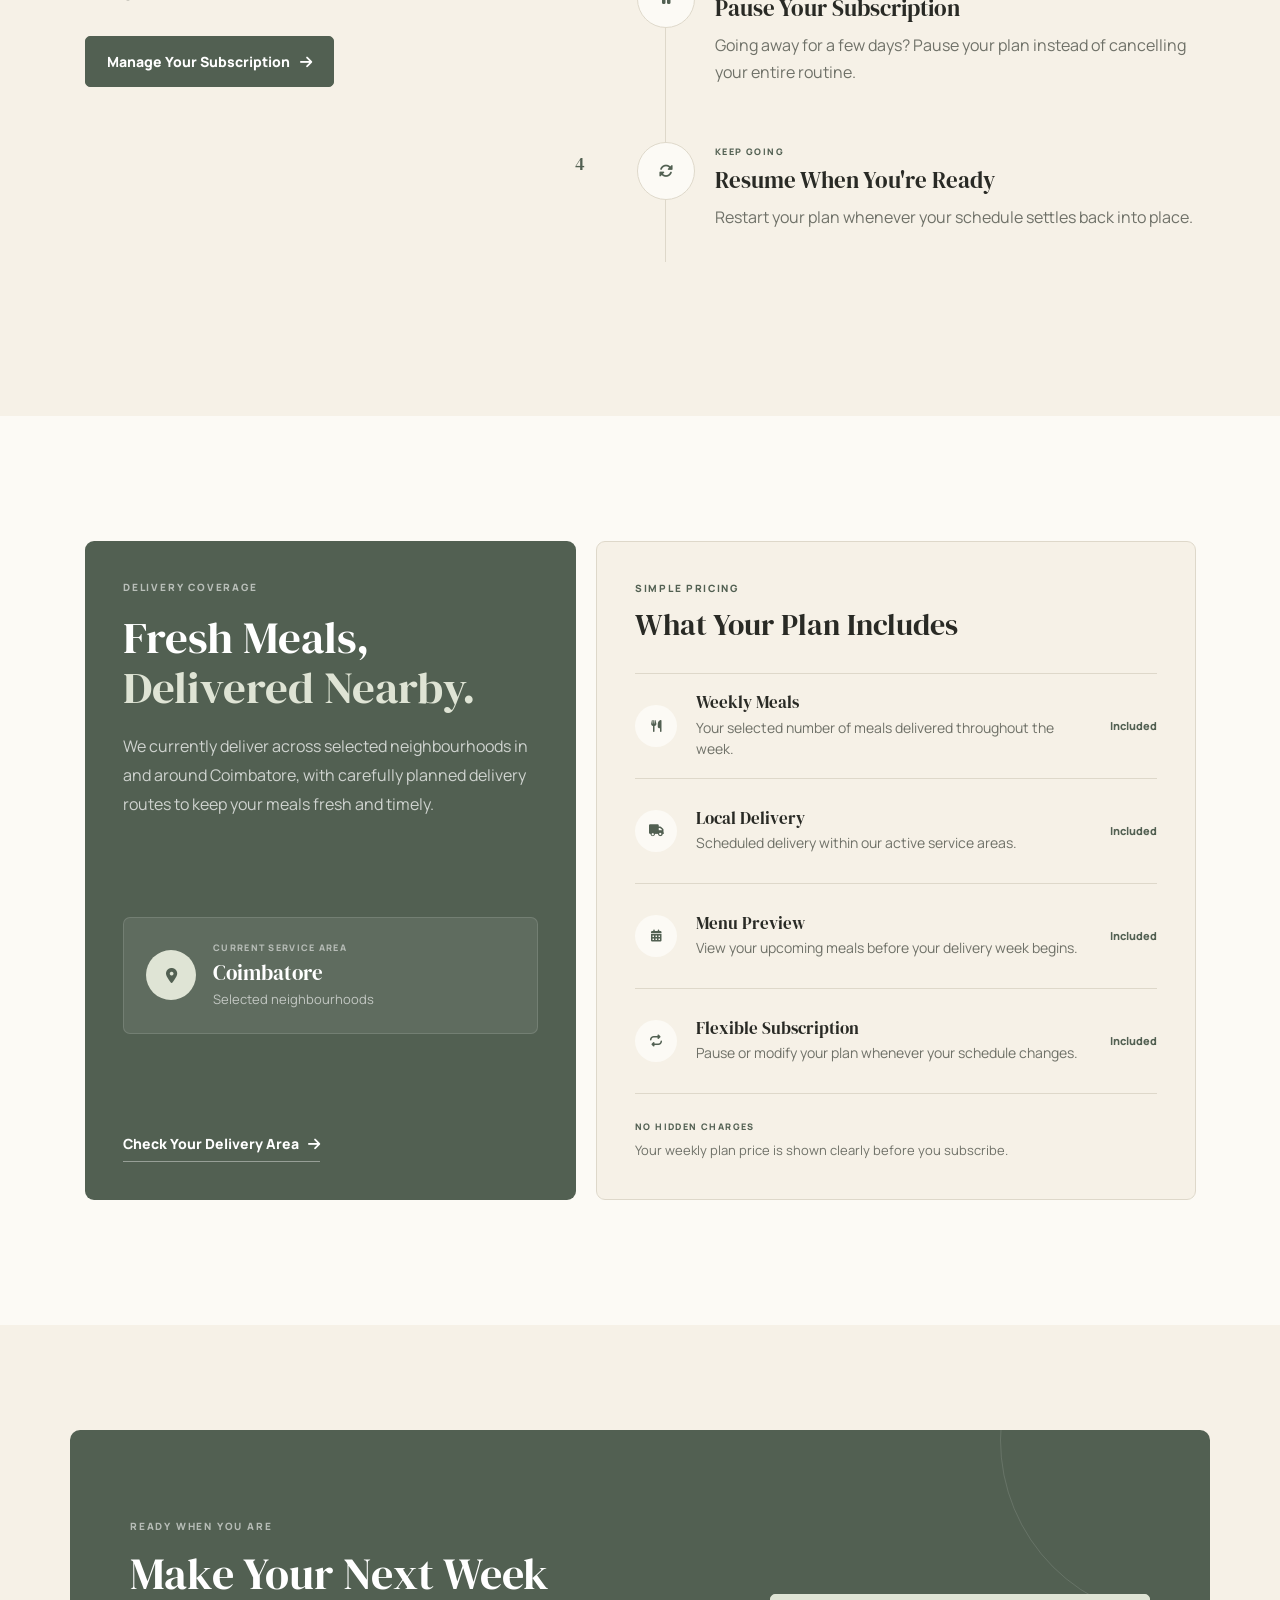
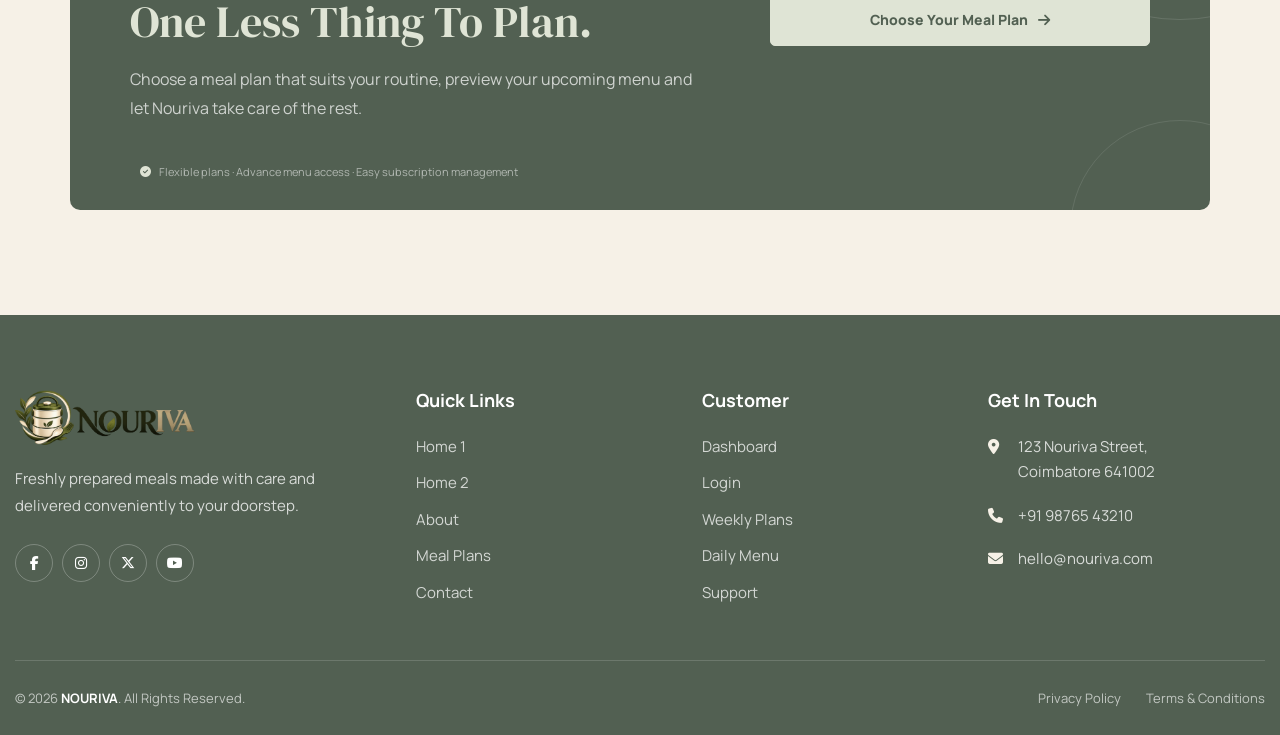
<file: meal-plans.html>
<!DOCTYPE html>
<html lang="en">

<head>
    <meta charset="UTF-8">

    <!-- Responsive -->
    <meta name="viewport" content="width=device-width, initial-scale=1.0">

    <!-- SEO -->
    <meta name="description" content="NOURIVA - Home-cooked tiffin and meal subscription service.">
    <meta name="keywords" content="tiffin, meal subscription, home cooked meals, food delivery">
    <meta name="author" content="NOURIVA">

    <!-- Page Title -->
    <title>NOURIVA</title>

    <!-- Favicon -->
    <link rel="icon" type="image/png" href="images/favicon.png">

    <!-- Google Fonts -->
    <link rel="preconnect" href="https://fonts.googleapis.com">
    <link rel="preconnect" href="https://fonts.gstatic.com" crossorigin>

    <!-- Heading: DM Serif Display | Body: Manrope -->
    <link
        href="https://fonts.googleapis.com/css2?family=DM+Serif+Display&family=Manrope:wght@400;500;600;700;800&display=swap"
        rel="stylesheet">

    <!-- Bootstrap -->
    <link href="https://cdn.jsdelivr.net/npm/bootstrap@5.3.3/dist/css/bootstrap.min.css" rel="stylesheet">

    <!-- Font Awesome -->
    <link rel="stylesheet" href="https://cdnjs.cloudflare.com/ajax/libs/font-awesome/6.7.2/css/all.min.css">

    <!-- Main CSS -->
    <link rel="stylesheet" href="css/style.css">

</head>

<body>

    <!-- =========================
     HEADER START
========================= -->
    <header class="site-header">
        <div class="container">
            <nav class="main-navbar">

                <!-- Logo -->
                <a href="index.html" class="brand-logo">
                    <img src="images/logo.png" alt="NOURIVA">
                </a>

                <!-- Navigation -->
                <div class="nav-wrapper" id="navWrapper">

                    <ul class="main-nav">
                        <li>
                            <a href="index.html">Home 1</a>
                        </li>

                        <li>
                            <a href="home-2.html">Home 2</a>
                        </li>

                        <li>
                            <a href="about.html">About</a>
                        </li>

                        <li>
                            <a href="meal-plans.html" class="active">Meal Plans</a>
                        </li>

                        <li>
                            <a href="contact.html">Contact</a>
                        </li>

                        <li>
                            <a href="dashboard.html">Dashboard</a>
                        </li>
                    </ul>

                    <!-- Header Actions -->
                    <div class="header-actions">

                        <!-- Dark Mode -->
                        <button class="header-icon-btn" id="darkModeToggle" type="button" aria-label="Toggle Dark Mode"
                            title="Dark Mode">
                            <i class="fa-solid fa-moon"></i>
                        </button>

                        <!-- RTL -->
                        <button class="header-icon-btn" id="rtlToggle" type="button" aria-label="Toggle RTL Mode"
                            title="RTL Mode">
                            <i class="fa-solid fa-right-left"></i>
                        </button>

                        <!-- Login -->
                        <a href="login.html" class="login-btn">
                            <span>Login</span>
                        </a>

                    </div>

                </div>

                <!-- Mobile Menu Toggle -->
                <button class="menu-toggle" id="menuToggle" type="button" aria-label="Toggle Navigation"
                    aria-expanded="false">

                    <span></span>
                    <span></span>
                    <span></span>

                </button>

            </nav>
        </div>
    </header>
    <!-- =========================
     HEADER END
========================= -->

    <!-- =========================================
     INNER PAGE HERO START
========================================= -->
    <section class="inner-page-hero">

        <div class="inner-page-hero-image">

            <img src="images/meal-banner.jpg" alt="Nouriva home cooked meals">

        </div>

        <div class="inner-page-hero-overlay"></div>

        <div class="inner-page-hero-content">

            <span class="inner-page-hero-label">
                NOURIVA
            </span>

            <h1>
                A Meal Plan Made For Your Week.
            </h1>

            <p>
                Choose from thoughtfully planned meals, flexible options and delicious home-style favourites that fit
                the way you eat.
            </p>

        </div>

    </section>
    <!-- =========================================
     INNER PAGE HERO END
========================================= -->


    <!-- =========================================
     MEAL PLANS - MEAL STYLE START
========================================= -->
    <section class="meal-style-section">

        <div class="meal-style-intro">

            <span class="meal-style-label">
                FIND YOUR FIT
            </span>

            <h2>
                Choose The Way
                <span>You Like To Eat.</span>
            </h2>

            <p>
                Start with a meal style that matches your taste,
                routine and everyday food preferences.
            </p>

        </div>


        <div class="meal-style-list">

            <!-- Style 01 -->
            <a href="#" class="meal-style-item">

                <div class="meal-style-number">
                    01
                </div>

                <div class="meal-style-content">

                    <span>
                        CLASSIC FAVOURITES
                    </span>

                    <h3>
                        South Indian
                    </h3>

                    <p>
                        Comforting everyday meals inspired by
                        familiar South Indian flavours.
                    </p>

                </div>

                <div class="meal-style-arrow">
                    <i class="fa-solid fa-arrow-up-right-from-square"></i>
                </div>

            </a>


            <!-- Style 02 -->
            <a href="#" class="meal-style-item">

                <div class="meal-style-number">
                    02
                </div>

                <div class="meal-style-content">

                    <span>
                        HEARTY &amp; FAMILIAR
                    </span>

                    <h3>
                        North Indian
                    </h3>

                    <p>
                        A satisfying selection featuring wholesome
                        curries, breads and comforting flavours.
                    </p>

                </div>

                <div class="meal-style-arrow">
                    <i class="fa-solid fa-arrow-up-right-from-square"></i>
                </div>

            </a>


            <!-- Style 03 -->
            <a href="#" class="meal-style-item">

                <div class="meal-style-number">
                    03
                </div>

                <div class="meal-style-content">

                    <span>
                        PLANT FORWARD
                    </span>

                    <h3>
                        Vegetarian
                    </h3>

                    <p>
                        Thoughtfully prepared meat-free meals with
                        variety across your weekly menu.
                    </p>

                </div>

                <div class="meal-style-arrow">
                    <i class="fa-solid fa-arrow-up-right-from-square"></i>
                </div>

            </a>


            <!-- Style 04 -->
            <a href="#" class="meal-style-item">

                <div class="meal-style-number">
                    04
                </div>

                <div class="meal-style-content">

                    <span>
                        PERFORMANCE FOCUSED
                    </span>

                    <h3>
                        High Protein
                    </h3>

                    <p>
                        Protein-conscious meals designed for an
                        active and balanced everyday routine.
                    </p>

                </div>

                <div class="meal-style-arrow">
                    <i class="fa-solid fa-arrow-up-right-from-square"></i>
                </div>

            </a>


            <!-- Style 05 -->
            <a href="#" class="meal-style-item">

                <div class="meal-style-number">
                    05
                </div>

                <div class="meal-style-content">

                    <span>
                        EVERYDAY BALANCE
                    </span>

                    <h3>
                        Balanced Meals
                    </h3>

                    <p>
                        A versatile combination of wholesome meals
                        for simple everyday eating.
                    </p>

                </div>

                <div class="meal-style-arrow">
                    <i class="fa-solid fa-arrow-up-right-from-square"></i>
                </div>

            </a>

        </div>

    </section>
    <!-- =========================================
     MEAL PLANS - MEAL STYLE END
========================================= -->

    <!-- =========================================
     MEAL PLANS - WEEKLY PLANS START
========================================= -->
    <section class="weekly-plans-section">

        <div class="weekly-plans-header">

            <div>
                <span class="weekly-plans-label">
                    FIND YOUR PLAN
                </span>

                <h2>
                    Pick A Plan That
                    <span>Fits Your Week.</span>
                </h2>
            </div>

            <p>
                Choose how you want to eat, how often you need your
                meals and the flexibility that works best for you.
            </p>

        </div>


        <div class="weekly-plans-layout">

            <!-- =====================================
             PLAN 01
        ====================================== -->
            <article class="weekly-plan-card">

                <div class="weekly-plan-top">

                    <span class="weekly-plan-number">
                        01
                    </span>

                    <span class="weekly-plan-type">
                        SIMPLE START
                    </span>

                </div>

                <div class="weekly-plan-content">

                    <h3>
                        Everyday Plan
                    </h3>

                    <p>
                        A convenient choice for anyone looking for
                        reliable home-style meals during the week.
                    </p>

                    <div class="weekly-plan-price">

                        <strong>
                            ₹899
                        </strong>

                        <span>
                            / week
                        </span>

                    </div>

                </div>


                <div class="weekly-plan-features">

                    <div>
                        <i class="fa-solid fa-check"></i>
                        <span>5 meals per week</span>
                    </div>

                    <div>
                        <i class="fa-solid fa-check"></i>
                        <span>Daily menu preview</span>
                    </div>

                    <div>
                        <i class="fa-solid fa-check"></i>
                        <span>Flexible delivery</span>
                    </div>

                </div>


                <a href="login.html" class="weekly-plan-button">

                    Choose Plan

                    <i class="fa-solid fa-arrow-right"></i>

                </a>

            </article>


            <!-- =====================================
             FEATURED PLAN
        ====================================== -->
            <article class="weekly-plan-card weekly-plan-featured">

                <div class="weekly-plan-featured-badge">
                    MOST POPULAR
                </div>

                <div class="weekly-plan-top">

                    <span class="weekly-plan-number">
                        02
                    </span>

                    <span class="weekly-plan-type">
                        BEST BALANCE
                    </span>

                </div>

                <div class="weekly-plan-content">

                    <h3>
                        Balanced Plan
                    </h3>

                    <p>
                        A thoughtfully varied weekly selection designed
                        for balanced everyday eating.
                    </p>

                    <div class="weekly-plan-price">

                        <strong>
                            ₹1,199
                        </strong>

                        <span>
                            / week
                        </span>

                    </div>

                </div>


                <div class="weekly-plan-features">

                    <div>
                        <i class="fa-solid fa-check"></i>
                        <span>7 meals per week</span>
                    </div>

                    <div>
                        <i class="fa-solid fa-check"></i>
                        <span>Advance menu access</span>
                    </div>

                    <div>
                        <i class="fa-solid fa-check"></i>
                        <span>Dietary preference options</span>
                    </div>

                    <div>
                        <i class="fa-solid fa-check"></i>
                        <span>Pause or modify anytime</span>
                    </div>

                </div>


                <a href="login.html" class="weekly-plan-button">

                    Choose Plan

                    <i class="fa-solid fa-arrow-right"></i>

                </a>

            </article>


            <!-- =====================================
             PLAN 03
        ====================================== -->
            <article class="weekly-plan-card">

                <div class="weekly-plan-top">

                    <span class="weekly-plan-number">
                        03
                    </span>

                    <span class="weekly-plan-type">
                        FOR ACTIVE ROUTINES
                    </span>

                </div>

                <div class="weekly-plan-content">

                    <h3>
                        Protein Plus
                    </h3>

                    <p>
                        A protein-conscious option for active routines
                        without giving up variety or convenience.
                    </p>

                    <div class="weekly-plan-price">

                        <strong>
                            ₹1,399
                        </strong>

                        <span>
                            / week
                        </span>

                    </div>

                </div>


                <div class="weekly-plan-features">

                    <div>
                        <i class="fa-solid fa-check"></i>
                        <span>7 protein-focused meals</span>
                    </div>

                    <div>
                        <i class="fa-solid fa-check"></i>
                        <span>Daily menu preview</span>
                    </div>

                    <div>
                        <i class="fa-solid fa-check"></i>
                        <span>Flexible subscription</span>
                    </div>

                </div>


                <a href="login.html" class="weekly-plan-button">

                    Choose Plan

                    <i class="fa-solid fa-arrow-right"></i>

                </a>

            </article>

        </div>


        <div class="weekly-plans-note">

            <i class="fa-solid fa-circle-info"></i>

            <p>
                Plans can be paused, modified or adjusted from your
                customer dashboard whenever your routine changes.
            </p>

        </div>

    </section>
    <!-- =========================================
     MEAL PLANS - WEEKLY PLANS END
========================================= -->

    <!-- =========================================
     MEAL PLANS - WEEKLY MENU START
========================================= -->
    <section class="weekly-menu-section">

        <div class="weekly-menu-intro">

            <span class="weekly-menu-label">
                YOUR WEEK AT A GLANCE
            </span>

            <h2>
                Know Your Meals
                <span>Before The Week Begins.</span>
            </h2>

            <p>
                Preview your upcoming meals in advance, so you always
                know what's waiting for you throughout the week.
            </p>

        </div>


        <div class="weekly-menu-board">

            <!-- Board Header -->
            <div class="weekly-menu-head">

                <div>
                    <span>
                        UPCOMING MENU
                    </span>

                    <h3>
                        This Week
                    </h3>
                </div>

                <div class="weekly-menu-head-right">

                    <span>
                        5 MEALS
                    </span>

                    <button type="button" class="weekly-menu-calendar">

                        <i class="fa-regular fa-calendar"></i>

                        View Calendar

                    </button>

                </div>

            </div>


            <!-- Monday -->
            <div class="weekly-menu-day">

                <div class="weekly-menu-date">

                    <span>
                        MON
                    </span>

                    <strong>
                        18
                    </strong>

                </div>


                <div class="weekly-menu-meal">

                    <img class="weekly-menu-meal-thumb" src="images/mp-1.jpg" alt="Comfort Bowl food thumbnail"
                        loading="lazy" decoding="async" width="72" height="72">

                    <span>
                        LUNCH
                    </span>

                    <h4>
                        Comfort Bowl
                    </h4>

                    <p>
                        Steamed rice · Sambar · Beans poriyal ·
                        Curd · Seasonal side
                    </p>

                </div>


                <div class="weekly-menu-diet">
                    <span>
                        VEGETARIAN
                    </span>
                </div>

            </div>


            <!-- Tuesday -->
            <div class="weekly-menu-day">

                <div class="weekly-menu-date">

                    <span>
                        TUE
                    </span>

                    <strong>
                        19
                    </strong>

                </div>


                <div class="weekly-menu-meal">

                    <img class="weekly-menu-meal-thumb" src="images/mp-2.jpg" alt="Homestyle Thali food thumbnail"
                        loading="lazy" decoding="async" width="72" height="72">

                    <span>
                        LUNCH
                    </span>

                    <h4>
                        Homestyle Thali
                    </h4>

                    <p>
                        Chapati · Dal · Vegetable curry ·
                        Rice · Fresh salad
                    </p>

                </div>


                <div class="weekly-menu-diet">
                    <span>
                        BALANCED
                    </span>
                </div>

            </div>


            <!-- Wednesday -->
            <div class="weekly-menu-day">

                <div class="weekly-menu-date">

                    <span>
                        WED
                    </span>

                    <strong>
                        20
                    </strong>

                </div>


                <div class="weekly-menu-meal">

                    <img class="weekly-menu-meal-thumb" src="images/mp-3.jpg" alt="Protein Plate food thumbnail"
                        loading="lazy" decoding="async" width="72" height="72">

                    <span>
                        LUNCH
                    </span>

                    <h4>
                        Protein Plate
                    </h4>

                    <p>
                        Rice · Grilled paneer · Dal ·
                        Mixed vegetables · Curd
                    </p>

                </div>


                <div class="weekly-menu-diet">
                    <span>
                        HIGH PROTEIN
                    </span>
                </div>

            </div>


            <!-- Thursday -->
            <div class="weekly-menu-day">

                <div class="weekly-menu-date">

                    <span>
                        THU
                    </span>

                    <strong>
                        21
                    </strong>

                </div>


                <div class="weekly-menu-meal">

                    <img class="weekly-menu-meal-thumb" src="images/mp-4.jpg" alt="Lemon Rice Bowl food thumbnail"
                        loading="lazy" decoding="async" width="72" height="72">

                    <span>
                        LUNCH
                    </span>

                    <h4>
                        Lemon Rice Bowl
                    </h4>

                    <p>
                        Lemon rice · Vegetable kootu ·
                        Crispy side · Curd
                    </p>

                </div>


                <div class="weekly-menu-diet">
                    <span>
                        VEGETARIAN
                    </span>
                </div>

            </div>


            <!-- Friday -->
            <div class="weekly-menu-day">

                <div class="weekly-menu-date">

                    <span>
                        FRI
                    </span>

                    <strong>
                        22
                    </strong>

                </div>


                <div class="weekly-menu-meal">

                    <img class="weekly-menu-meal-thumb" src="images/mp-5.jpg" alt="Friday Special food thumbnail"
                        loading="lazy" decoding="async" width="72" height="72">

                    <span>
                        LUNCH
                    </span>

                    <h4>
                        Friday Special
                    </h4>

                    <p>
                        Rice · Special curry · Poriyal ·
                        Rasam · Dessert
                    </p>

                </div>


                <div class="weekly-menu-diet">
                    <span>
                        CHEF'S PICK
                    </span>
                </div>

            </div>


            <!-- Bottom CTA -->
            <div class="weekly-menu-footer">

                <div>

                    <i class="fa-solid fa-circle-info"></i>

                    <span>
                        Menus may vary based on seasonal
                        ingredients and availability.
                    </span>

                </div>

                <a href="dashboard.html">

                    View Your Menu

                    <i class="fa-solid fa-arrow-right"></i>

                </a>

            </div>

        </div>

    </section>
    <!-- =========================================
     MEAL PLANS - WEEKLY MENU END
========================================= -->

    <!-- =========================================
     MEAL PLANS - FLEXIBLE SUBSCRIPTION START
========================================= -->
    <section class="meal-flex-section">

        <div class="meal-flex-wrapper">

            <!-- Left Content -->
            <div class="meal-flex-content">

                <span class="meal-flex-label">
                    BUILT AROUND YOU
                </span>

                <h2>
                    Your Plan Should
                    <span>Move With You.</span>
                </h2>

                <p>
                    Plans are designed to fit real schedules. When your
                    routine changes, your meal subscription can change
                    with it.
                </p>


                <a href="dashboard.html" class="meal-flex-button">

                    Manage Your Subscription

                    <i class="fa-solid fa-arrow-right"></i>

                </a>

            </div>


            <!-- Right Steps -->
            <div class="meal-flex-steps">

                <!-- Step 01 -->
                <div class="meal-flex-step">

                    <div class="meal-flex-step-number">
                        01
                    </div>

                    <div class="meal-flex-step-icon">
                        <i class="fa-solid fa-calendar-check"></i>
                    </div>

                    <div class="meal-flex-step-content">

                        <span>
                            PLAN AHEAD
                        </span>

                        <h3>
                            Choose Your Weekly Plan
                        </h3>

                        <p>
                            Pick the meal frequency and preferences
                            that work for your everyday routine.
                        </p>

                    </div>

                </div>


                <!-- Step 02 -->
                <div class="meal-flex-step">

                    <div class="meal-flex-step-number">
                        02
                    </div>

                    <div class="meal-flex-step-icon">
                        <i class="fa-solid fa-sliders"></i>
                    </div>

                    <div class="meal-flex-step-content">

                        <span>
                            ADJUST
                        </span>

                        <h3>
                            Modify When You Need To
                        </h3>

                        <p>
                            Update your preferences or make changes
                            to your upcoming meals from your dashboard.
                        </p>

                    </div>

                </div>


                <!-- Step 03 -->
                <div class="meal-flex-step">

                    <div class="meal-flex-step-number">
                        03
                    </div>

                    <div class="meal-flex-step-icon">
                        <i class="fa-solid fa-pause"></i>
                    </div>

                    <div class="meal-flex-step-content">

                        <span>
                            TAKE A BREAK
                        </span>

                        <h3>
                            Pause Your Subscription
                        </h3>

                        <p>
                            Going away for a few days? Pause your plan
                            instead of cancelling your entire routine.
                        </p>

                    </div>

                </div>


                <!-- Step 04 -->
                <div class="meal-flex-step">

                    <div class="meal-flex-step-number">
                        04
                    </div>

                    <div class="meal-flex-step-icon">
                        <i class="fa-solid fa-rotate"></i>
                    </div>

                    <div class="meal-flex-step-content">

                        <span>
                            KEEP GOING
                        </span>

                        <h3>
                            Resume When You're Ready
                        </h3>

                        <p>
                            Restart your plan whenever your schedule
                            settles back into place.
                        </p>

                    </div>

                </div>

            </div>

        </div>

    </section>
    <!-- =========================================
     MEAL PLANS - FLEXIBLE SUBSCRIPTION END
========================================= -->

    <!-- =========================================
     MEAL PLANS - DELIVERY & PRICING START
========================================= -->
    <section class="meal-delivery-section">

        <div class="meal-delivery-wrapper">

            <!-- Left: Delivery Coverage -->
            <div class="meal-delivery-location">

                <div class="meal-delivery-location-top">

                    <span class="meal-delivery-label">
                        DELIVERY COVERAGE
                    </span>

                    <h2>
                        Fresh Meals,
                        <span>Delivered Nearby.</span>
                    </h2>

                    <p>
                        We currently deliver across selected neighbourhoods
                        in and around Coimbatore, with carefully planned
                        delivery routes to keep your meals fresh and timely.
                    </p>

                </div>


                <div class="meal-delivery-area">

                    <div class="meal-delivery-area-icon">
                        <i class="fa-solid fa-location-dot"></i>
                    </div>

                    <div>

                        <span>
                            CURRENT SERVICE AREA
                        </span>

                        <h3>
                            Coimbatore
                        </h3>

                        <p>
                            Selected neighbourhoods
                        </p>

                    </div>

                </div>


                <a href="contact.html" class="meal-delivery-link">

                    Check Your Delivery Area

                    <i class="fa-solid fa-arrow-right"></i>

                </a>

            </div>


            <!-- Right: Pricing -->
            <div class="meal-pricing-panel">

                <div class="meal-pricing-heading">

                    <span>
                        SIMPLE PRICING
                    </span>

                    <h3>
                        What Your Plan Includes
                    </h3>

                </div>


                <div class="meal-pricing-list">

                    <div class="meal-pricing-row">

                        <div class="meal-pricing-row-icon">
                            <i class="fa-solid fa-utensils"></i>
                        </div>

                        <div>

                            <h4>
                                Weekly Meals
                            </h4>

                            <p>
                                Your selected number of meals
                                delivered throughout the week.
                            </p>

                        </div>

                        <strong>
                            Included
                        </strong>

                    </div>


                    <div class="meal-pricing-row">

                        <div class="meal-pricing-row-icon">
                            <i class="fa-solid fa-truck"></i>
                        </div>

                        <div>

                            <h4>
                                Local Delivery
                            </h4>

                            <p>
                                Scheduled delivery within our
                                active service areas.
                            </p>

                        </div>

                        <strong>
                            Included
                        </strong>

                    </div>


                    <div class="meal-pricing-row">

                        <div class="meal-pricing-row-icon">
                            <i class="fa-solid fa-calendar-days"></i>
                        </div>

                        <div>

                            <h4>
                                Menu Preview
                            </h4>

                            <p>
                                View your upcoming meals before
                                your delivery week begins.
                            </p>

                        </div>

                        <strong>
                            Included
                        </strong>

                    </div>


                    <div class="meal-pricing-row">

                        <div class="meal-pricing-row-icon">
                            <i class="fa-solid fa-repeat"></i>
                        </div>

                        <div>

                            <h4>
                                Flexible Subscription
                            </h4>

                            <p>
                                Pause or modify your plan whenever
                                your schedule changes.
                            </p>

                        </div>

                        <strong>
                            Included
                        </strong>

                    </div>

                </div>


                <div class="meal-pricing-bottom">

                    <span>
                        NO HIDDEN CHARGES
                    </span>

                    <p>
                        Your weekly plan price is shown clearly
                        before you subscribe.
                    </p>

                </div>

            </div>

        </div>

    </section>
    <!-- =========================================
     MEAL PLANS - DELIVERY & PRICING END
========================================= -->

    <!-- =========================================
     MEAL PLANS - FINAL CTA START
========================================= -->
    <section class="meal-plans-final-cta">

        <div class="meal-plans-cta-inner">

            <div class="meal-plans-cta-copy">

                <span class="meal-plans-cta-label">
                    READY WHEN YOU ARE
                </span>

                <h2>
                    Make Your Next Week
                    <span>One Less Thing To Plan.</span>
                </h2>

                <p>
                    Choose a meal plan that suits your routine,
                    preview your upcoming menu and let Nouriva
                    take care of the rest.
                </p>

            </div>


            <div class="meal-plans-cta-actions">

                <a href="login.html" class="meal-plans-cta-primary">

                    Choose Your Meal Plan

                    <i class="fa-solid fa-arrow-right"></i>

                </a>

            </div>


            <div class="meal-plans-cta-note">

                <i class="fa-solid fa-circle-check"></i>

                <span>
                    Flexible plans · Advance menu access · Easy subscription management
                </span>

            </div>

        </div>

    </section>
    <!-- =========================================
     MEAL PLANS - FINAL CTA END
========================================= -->

    <!-- =========================
     FOOTER START
========================= -->
    <footer class="site-footer">

        <div class="container">

            <div class="footer-top">

                <!-- Brand -->
                <div class="footer-brand">

                    <a href="index.html" class="footer-logo">
                        <img src="images/logo.png" alt="NOURIVA">
                    </a>

                    <p>
                        Freshly prepared meals made with care and delivered
                        conveniently to your doorstep.
                    </p>

                    <div class="footer-social">

                        <a href="#" aria-label="Facebook">
                            <i class="fa-brands fa-facebook-f"></i>
                        </a>

                        <a href="#" aria-label="Instagram">
                            <i class="fa-brands fa-instagram"></i>
                        </a>

                        <a href="#" aria-label="Twitter">
                            <i class="fa-brands fa-x-twitter"></i>
                        </a>

                        <a href="#" aria-label="YouTube">
                            <i class="fa-brands fa-youtube"></i>
                        </a>

                    </div>

                </div>


                <!-- Quick Links -->
                <div class="footer-column">

                    <h4>Quick Links</h4>

                    <ul>
                        <li>
                            <a href="home-1.html">Home 1</a>
                        </li>

                        <li>
                            <a href="home-2.html">Home 2</a>
                        </li>

                        <li>
                            <a href="about.html">About</a>
                        </li>

                        <li>
                            <a href="meal-plans.html">Meal Plans</a>
                        </li>

                        <li>
                            <a href="contact.html">Contact</a>
                        </li>
                    </ul>

                </div>


                <!-- Customer -->
                <div class="footer-column">

                    <h4>Customer</h4>

                    <ul>
                        <li>
                            <a href="dashboard.html">Dashboard</a>
                        </li>

                        <li>
                            <a href="login.html">Login</a>
                        </li>

                        <li>
                            <a href="meal-plans.html">Weekly Plans</a>
                        </li>

                        <li>
                            <a href="meal-plans.html">Daily Menu</a>
                        </li>

                        <li>
                            <a href="contact.html">Support</a>
                        </li>
                    </ul>

                </div>


                <!-- Contact -->
                <div class="footer-column footer-contact">

                    <h4>Get In Touch</h4>

                    <ul>

                        <li>
                            <i class="fa-solid fa-location-dot"></i>

                            <span>
                                123 Nouriva Street,<br>
                                Coimbatore 641002
                            </span>
                        </li>

                        <li>
                            <i class="fa-solid fa-phone"></i>

                            <a href="tel:+919876543210">
                                +91 98765 43210
                            </a>
                        </li>

                        <li>
                            <i class="fa-solid fa-envelope"></i>

                            <a href="mailto:hello@nouriva.com">
                                hello@nouriva.com
                            </a>
                        </li>

                    </ul>

                </div>

            </div>


            <!-- Footer Bottom -->
            <div class="footer-bottom">

                <p>
                    © 2026 <strong>NOURIVA</strong>. All Rights Reserved.
                </p>

                <div class="footer-bottom-links">
                    <a href="#">Privacy Policy</a>
                    <a href="#">Terms & Conditions</a>
                </div>

            </div>

        </div>

    </footer>
    <!-- =========================
     FOOTER END
========================= -->


    <!-- Bootstrap JS -->
    <script src="https://cdn.jsdelivr.net/npm/bootstrap@5.3.3/dist/js/bootstrap.bundle.min.js"></script>

    <script src="js/animations.js"></script>
    <!-- Main JS -->
    <script src="js/main.js"></script>

</body>

</html>
</file>
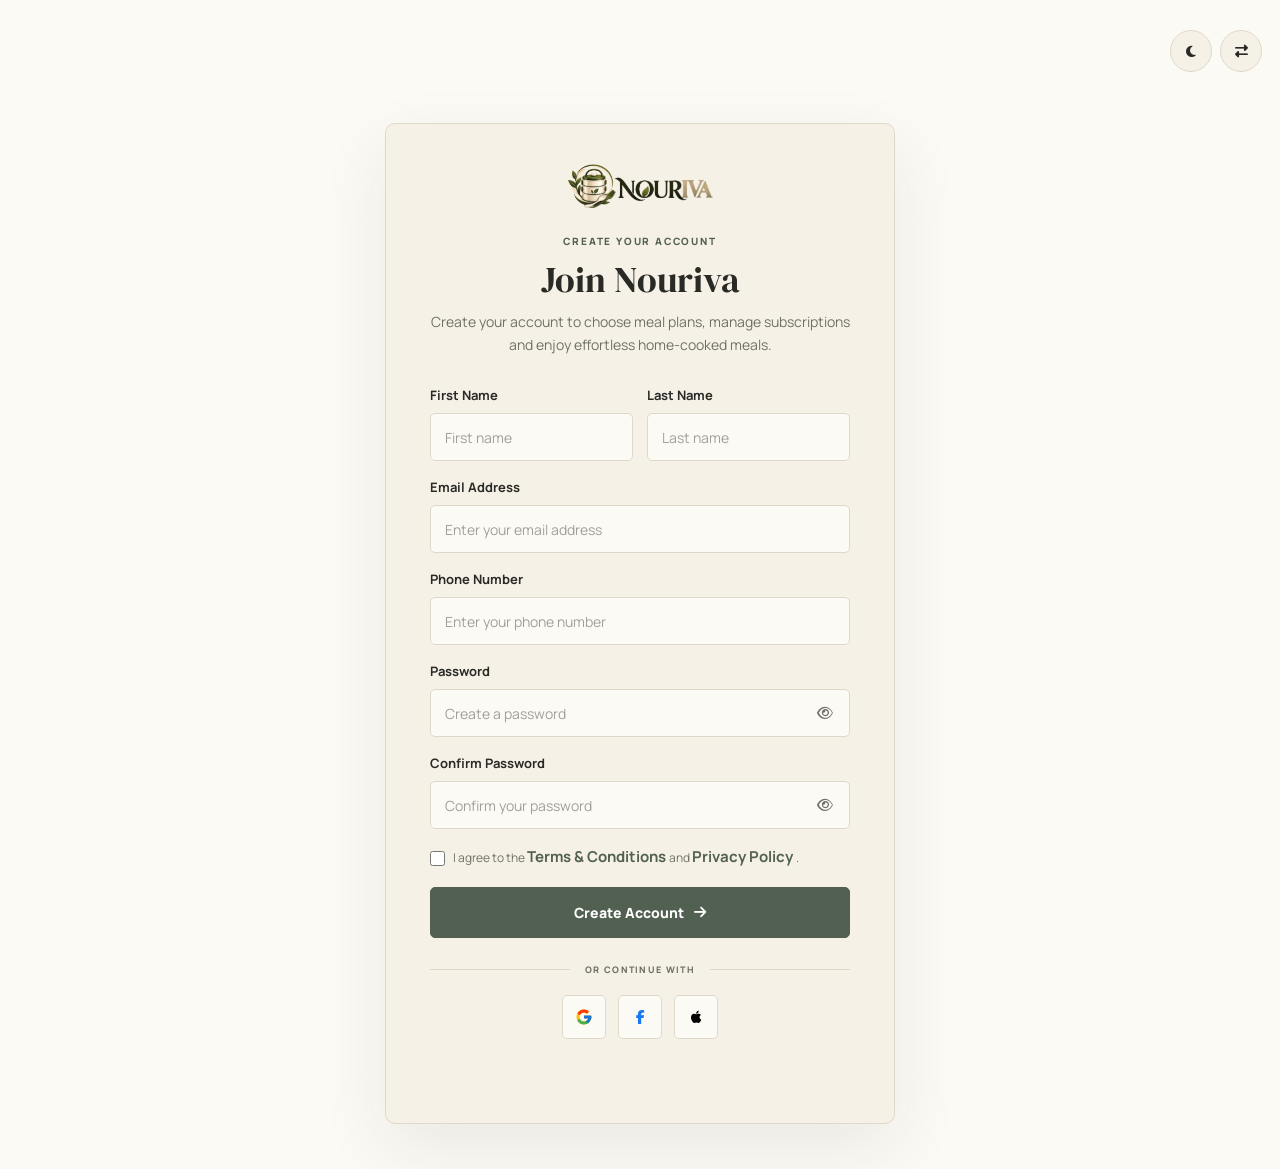
<file: register.html>
<!DOCTYPE html>
<html lang="en">

<head>
    <meta charset="UTF-8">

    <!-- Responsive -->
    <meta name="viewport" content="width=device-width, initial-scale=1.0">

    <!-- SEO -->
    <meta name="description" content="NOURIVA - Home-cooked tiffin and meal subscription service.">
    <meta name="keywords" content="tiffin, meal subscription, home cooked meals, food delivery">
    <meta name="author" content="NOURIVA">

    <!-- Page Title -->
    <title>NOURIVA</title>

    <!-- Favicon -->
    <link rel="icon" type="image/png" href="images/favicon.png">

    <!-- Google Fonts -->
    <link rel="preconnect" href="https://fonts.googleapis.com">
    <link rel="preconnect" href="https://fonts.gstatic.com" crossorigin>

    <!-- Heading: DM Serif Display | Body: Manrope -->
    <link
        href="https://fonts.googleapis.com/css2?family=DM+Serif+Display&family=Manrope:wght@400;500;600;700;800&display=swap"
        rel="stylesheet">

    <!-- Bootstrap -->
    <link href="https://cdn.jsdelivr.net/npm/bootstrap@5.3.3/dist/css/bootstrap.min.css" rel="stylesheet">

    <!-- Font Awesome -->
    <link rel="stylesheet" href="https://cdnjs.cloudflare.com/ajax/libs/font-awesome/6.7.2/css/all.min.css">

    <!-- Main CSS -->
    <link rel="stylesheet" href="css/style.css">

</head>


<body>


    <main class="nouriva-register-page">


        <!-- =========================================
             TOP RIGHT CONTROLS
        ========================================== -->

        <div class="nouriva-register-controls">

            <button type="button" class="register-mode-toggle" id="register-theme-toggle" aria-label="Toggle dark mode">

                <i class="fa-solid fa-moon"></i>

            </button>


            <button type="button" class="register-mode-toggle" id="register-rtl-toggle" aria-label="Toggle RTL">

                <i class="fa-solid fa-right-left"></i>

            </button>

        </div>


        <!-- =========================================
             REGISTER CARD
        ========================================== -->

        <div class="nouriva-register-card">


            <!-- Logo -->

            <a href="index.html" class="nouriva-register-logo">

                <img src="images/logo.png" alt="Nouriva">

            </a>


            <!-- =====================================
                 HEADING
            ====================================== -->

            <div class="nouriva-register-heading">

                <span>
                    CREATE YOUR ACCOUNT
                </span>

                <h1>
                    Join Nouriva
                </h1>

                <p>
                    Create your account to choose meal plans,
                    manage subscriptions and enjoy effortless
                    home-cooked meals.
                </p>

            </div>


            <!-- =====================================
                 REGISTER FORM
            ====================================== -->

            <form class="nouriva-register-box">


                <!-- First + Last Name -->

                <div class="nouriva-register-name-row">


                    <div class="nouriva-register-field">

                        <label for="register-first-name">
                            First Name
                        </label>

                        <input type="text" id="register-first-name" name="first_name" placeholder="First name" required>

                    </div>


                    <div class="nouriva-register-field">

                        <label for="register-last-name">
                            Last Name
                        </label>

                        <input type="text" id="register-last-name" name="last_name" placeholder="Last name" required>

                    </div>


                </div>


                <!-- Email -->

                <div class="nouriva-register-field">

                    <label for="register-email">
                        Email Address
                    </label>

                    <input type="email" id="register-email" name="email" placeholder="Enter your email address"
                        required>

                </div>


                <!-- Phone -->

                <div class="nouriva-register-field">

                    <label for="register-phone">
                        Phone Number
                    </label>

                    <input type="tel" id="register-phone" name="phone" placeholder="Enter your phone number" required>

                </div>


                <!-- Password -->

                <div class="nouriva-register-field">

                    <label for="register-password">
                        Password
                    </label>

                    <div class="nouriva-register-password">

                        <input type="password" id="register-password" name="password" placeholder="Create a password"
                            required>

                        <button type="button" class="nouriva-register-eye" id="register-password-eye"
                            aria-label="Show password">

                            <i class="fa-regular fa-eye"></i>

                        </button>

                    </div>

                </div>


                <!-- Confirm Password -->

                <div class="nouriva-register-field">

                    <label for="register-confirm-password">
                        Confirm Password
                    </label>

                    <div class="nouriva-register-password">

                        <input type="password" id="register-confirm-password" name="confirm_password"
                            placeholder="Confirm your password" required>

                        <button type="button" class="nouriva-register-eye" id="register-confirm-eye"
                            aria-label="Show password">

                            <i class="fa-regular fa-eye"></i>

                        </button>

                    </div>

                </div>


                <!-- Terms -->

                <label class="nouriva-register-terms">

                    <input type="checkbox" name="terms" required>

                    <span>

                        I agree to the
                        <a href="#">
                            Terms &amp; Conditions
                        </a>
                        and
                        <a href="#">
                            Privacy Policy
                        </a>.

                    </span>

                </label>


                <!-- Register Button -->

                <button type="submit" class="nouriva-register-button">

                    Create Account

                    <i class="fa-solid fa-arrow-right"></i>

                </button>


            </form>


            <!-- =====================================
                 DIVIDER
            ====================================== -->

            <div class="nouriva-register-divider">

                <span>
                    OR CONTINUE WITH
                </span>

            </div>


            <!-- =====================================
                 SOCIAL LOGIN
            ====================================== -->

            <div class="nouriva-register-social">

                <!-- Google -->

                <a href="#" class="nouriva-register-social-btn nouriva-register-google"
                    aria-label="Continue with Google">

                    <img src="images/google-logo.svg" alt="Google">

                </a>


                <!-- Facebook -->

                <a href="#" class="nouriva-register-social-btn nouriva-register-facebook"
                    aria-label="Continue with Facebook">

                    <i class="fa-brands fa-facebook-f"></i>

                </a>


                <!-- Apple -->

                <a href="#" class="nouriva-register-social-btn nouriva-register-apple" aria-label="Continue with Apple">

                    <i class="fa-brands fa-apple"></i>

                </a>

            </div>


            <!-- =====================================
                 LOGIN LINK
            ====================================== -->

            <p class="nouriva-register-login-text">

                Already have an account?

                <a href="login.html">
                    Sign In
                </a>

            </p>


        </div>

    </main>


    <!-- Register Password JS -->

    <script>

        document.addEventListener("DOMContentLoaded", function () {


            /* Password */

            const passwordInput =
                document.getElementById("register-password");

            const passwordEye =
                document.getElementById("register-password-eye");


            if (passwordInput && passwordEye) {

                passwordEye.addEventListener("click", function () {

                    const icon =
                        passwordEye.querySelector("i");


                    if (passwordInput.type === "password") {

                        passwordInput.type = "text";

                        icon.classList.remove("fa-eye");

                        icon.classList.add("fa-eye-slash");

                    } else {

                        passwordInput.type = "password";

                        icon.classList.remove("fa-eye-slash");

                        icon.classList.add("fa-eye");

                    }

                });

            }


            /* Confirm Password */

            const confirmInput =
                document.getElementById("register-confirm-password");

            const confirmEye =
                document.getElementById("register-confirm-eye");


            if (confirmInput && confirmEye) {

                confirmEye.addEventListener("click", function () {

                    const icon =
                        confirmEye.querySelector("i");


                    if (confirmInput.type === "password") {

                        confirmInput.type = "text";

                        icon.classList.remove("fa-eye");

                        icon.classList.add("fa-eye-slash");

                    } else {

                        confirmInput.type = "password";

                        icon.classList.remove("fa-eye-slash");

                        icon.classList.add("fa-eye");

                    }

                });

            }

        });

    </script>


    <!-- Bootstrap JS -->
    <script src="https://cdn.jsdelivr.net/npm/bootstrap@5.3.3/dist/js/bootstrap.bundle.min.js"></script>

    <script src="js/animations.js"></script>
    <!-- Main JS -->
    <script src="js/main.js"></script>

</body>

</html>
</file>
